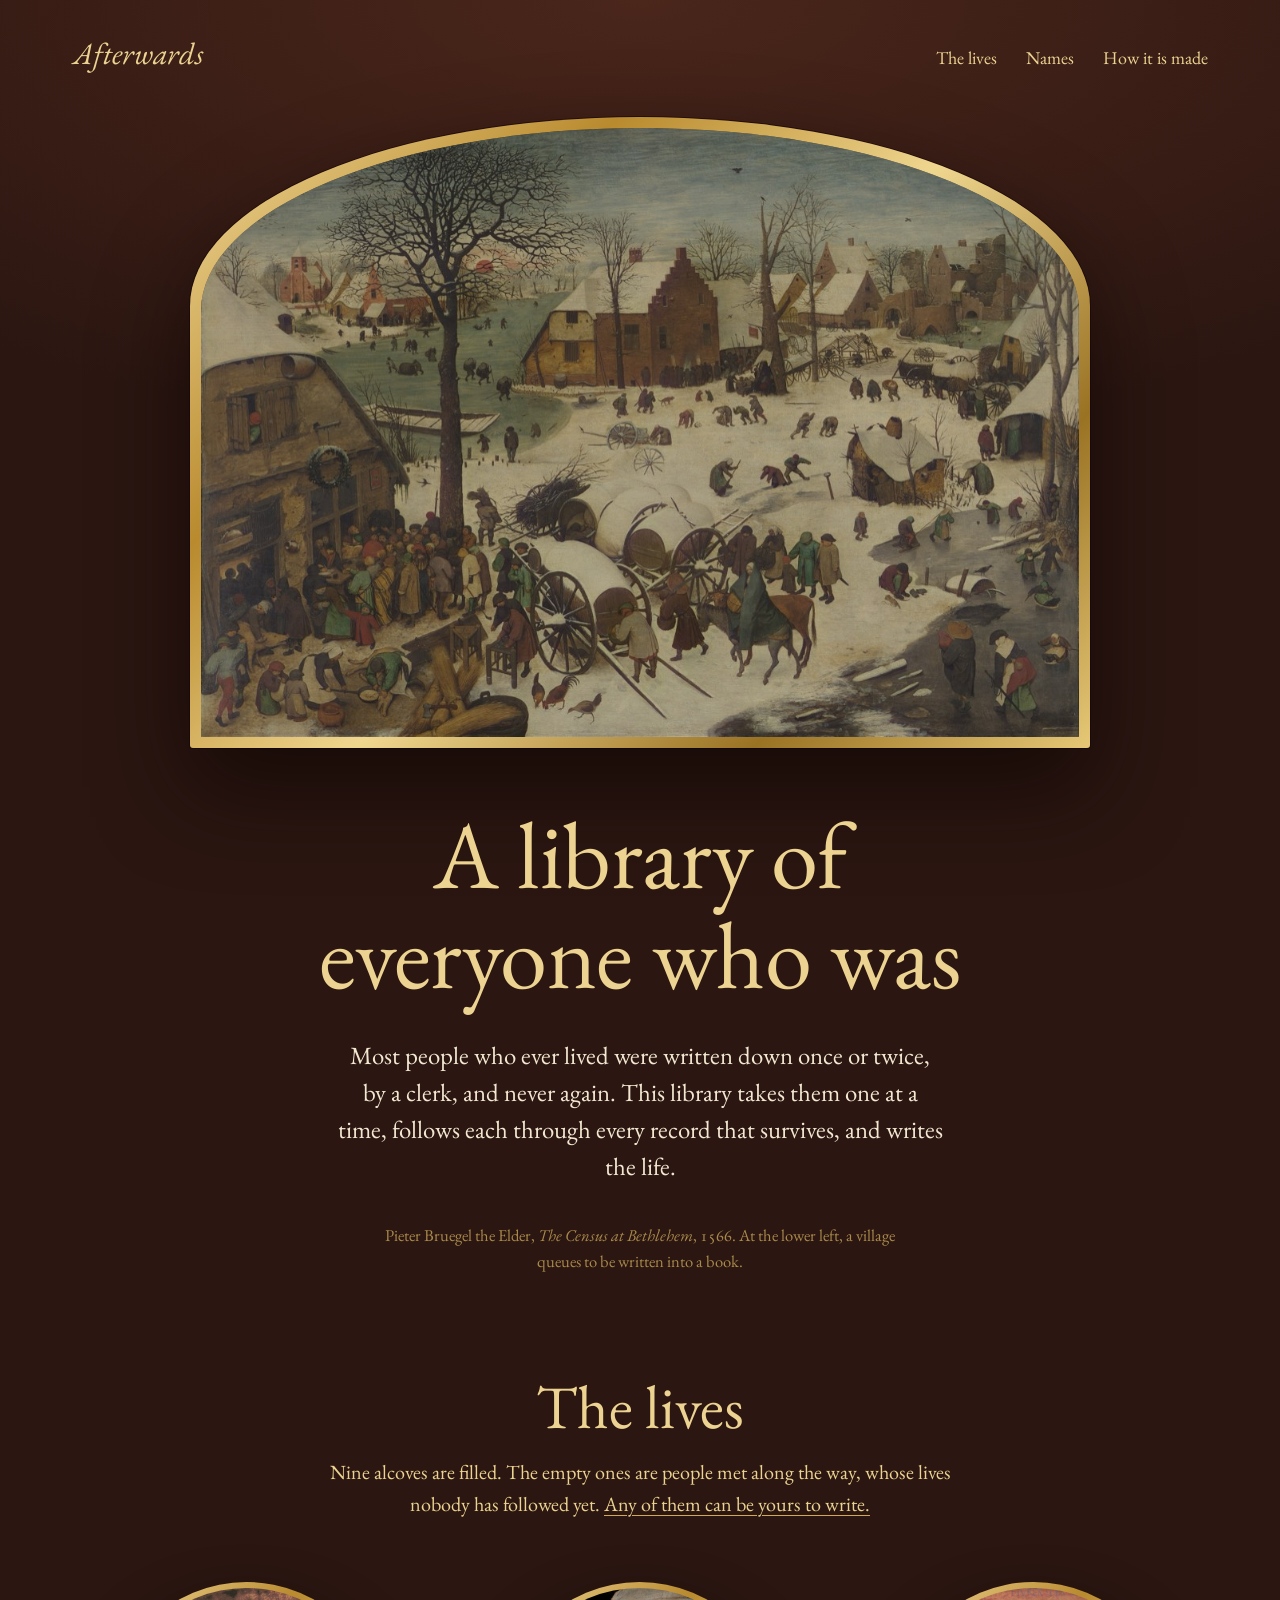
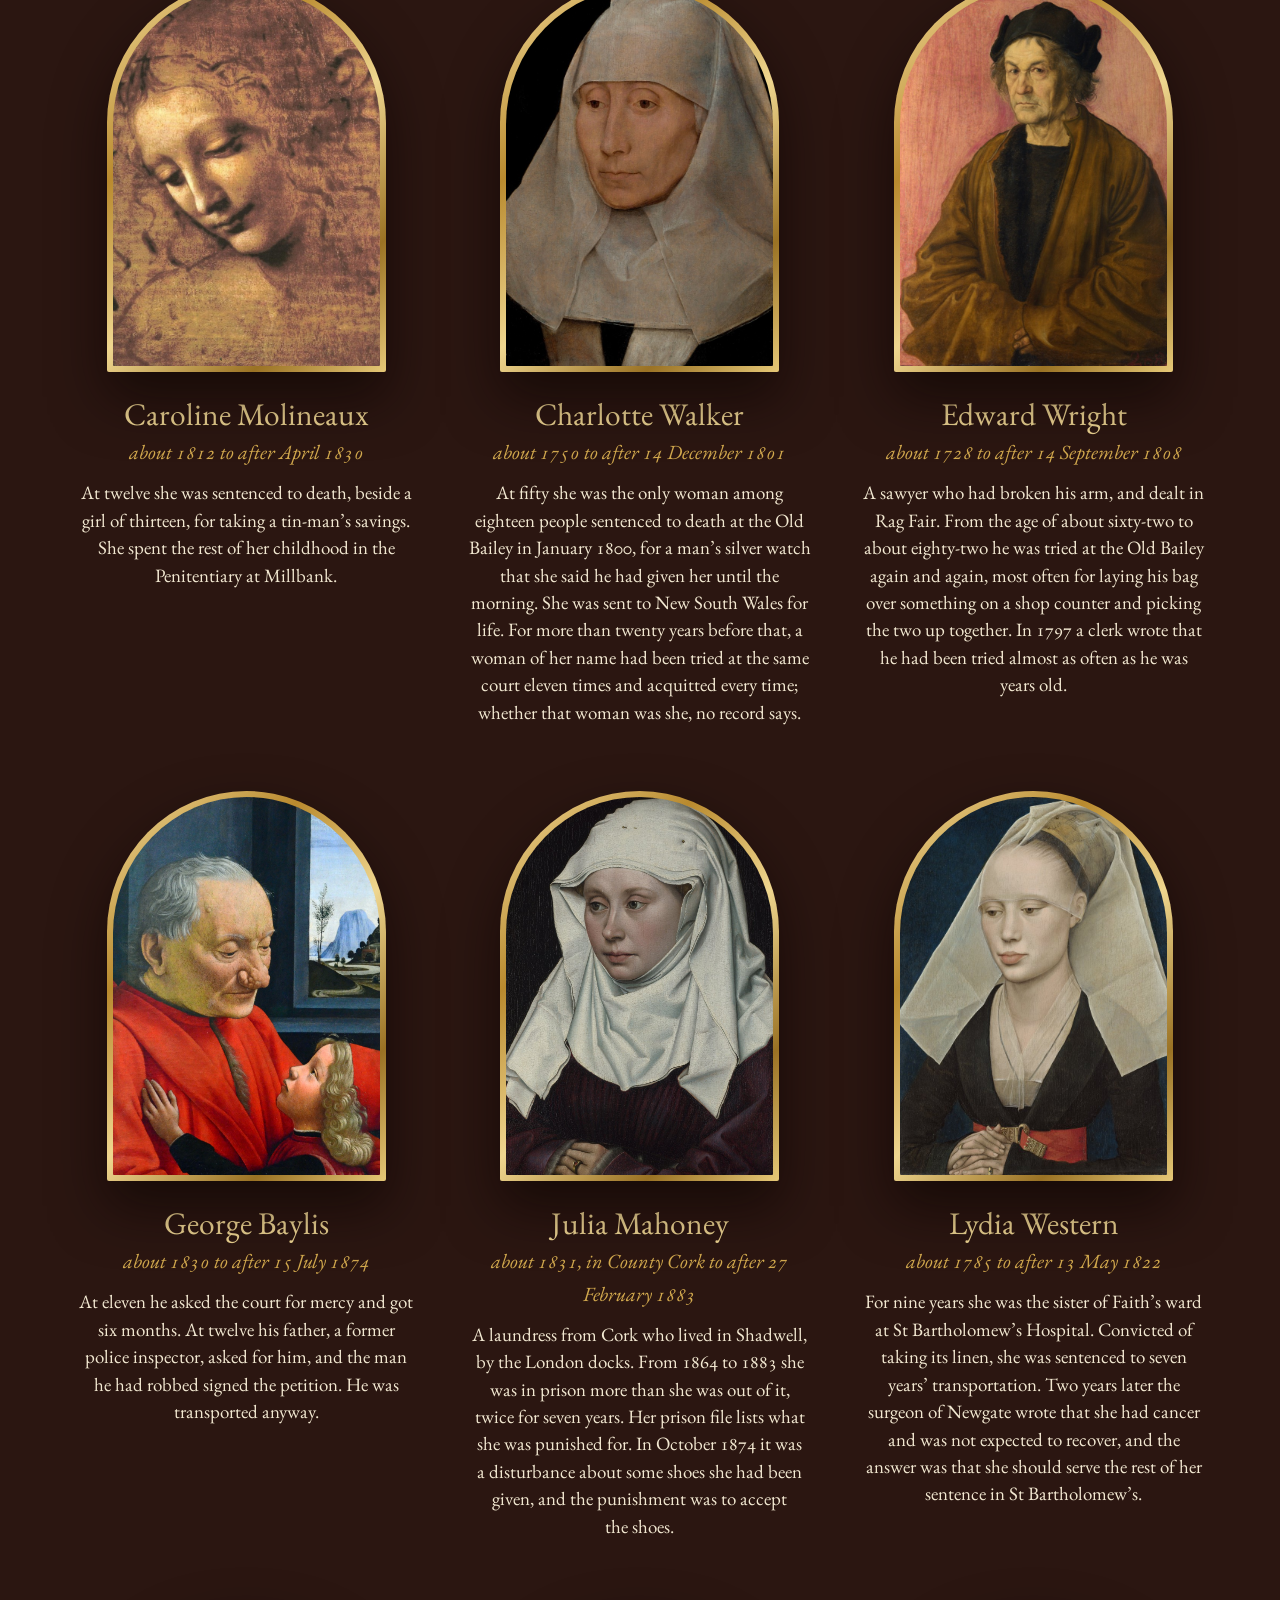
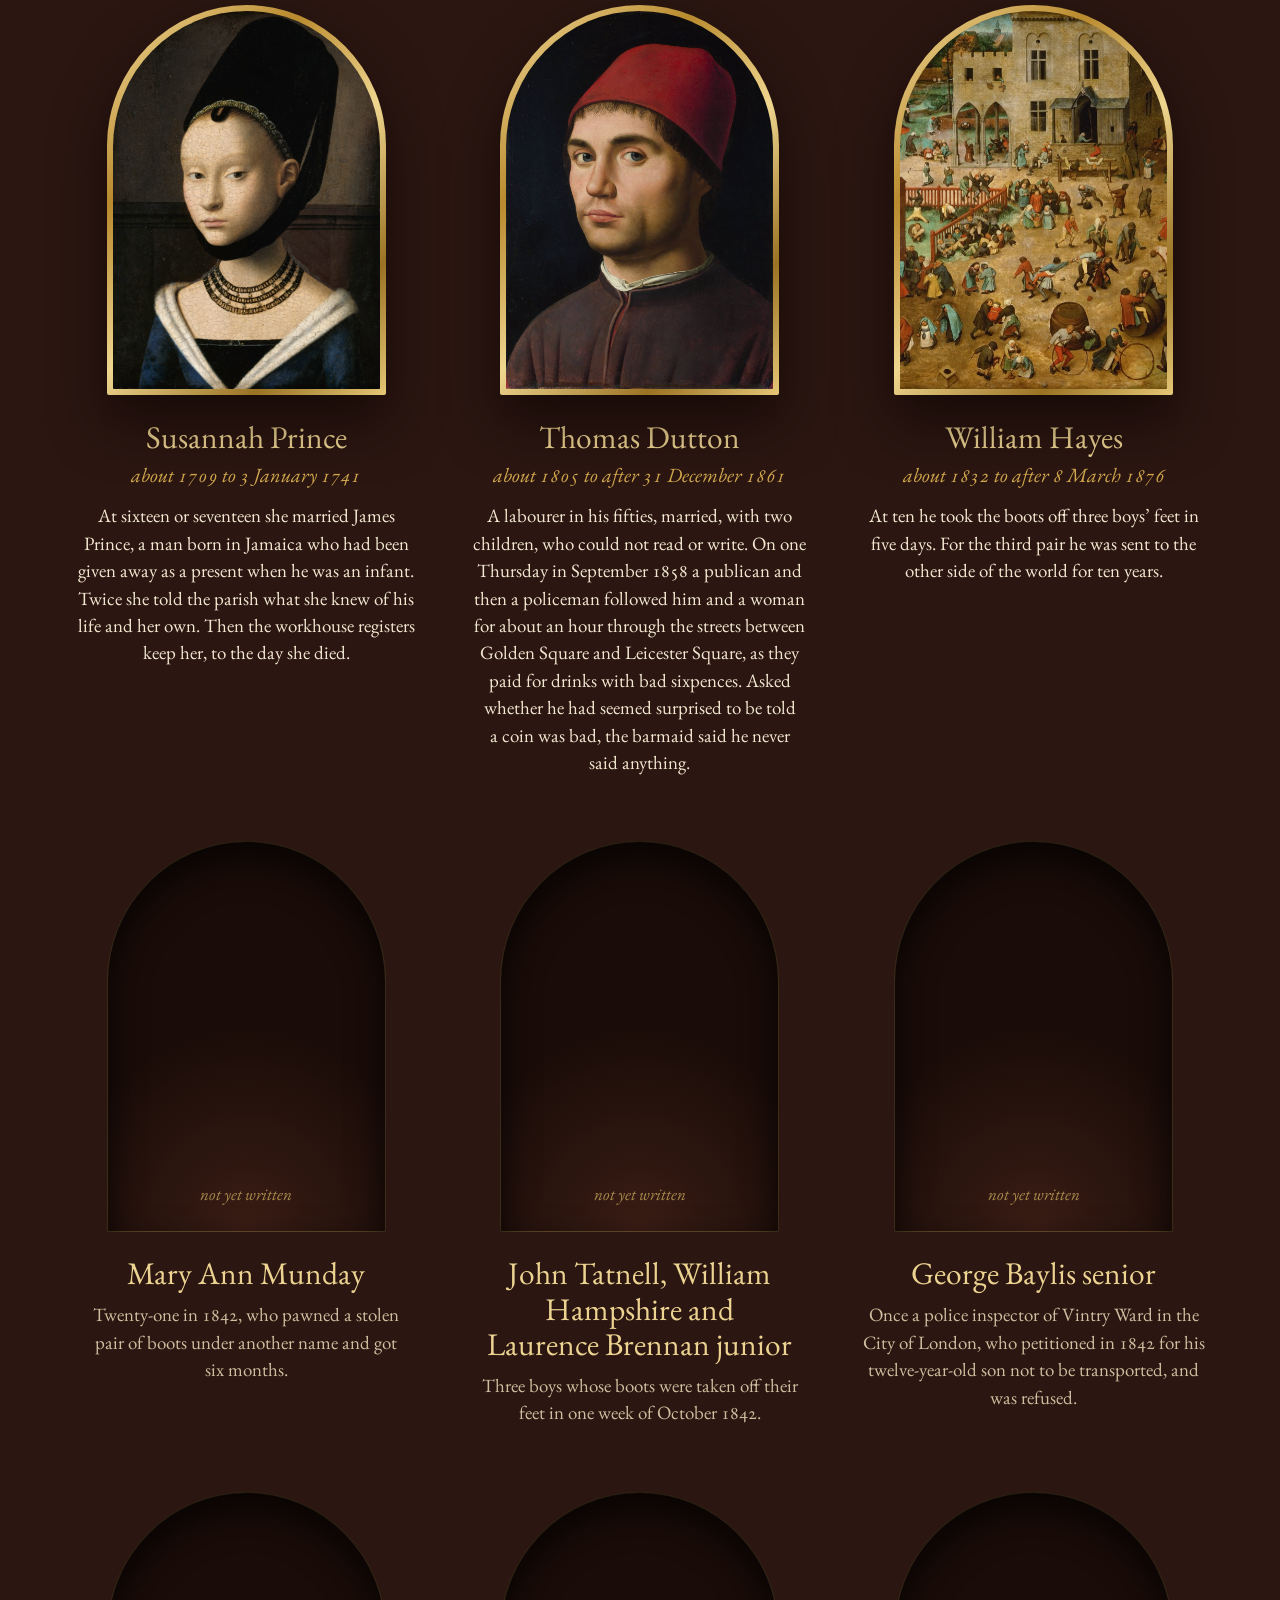
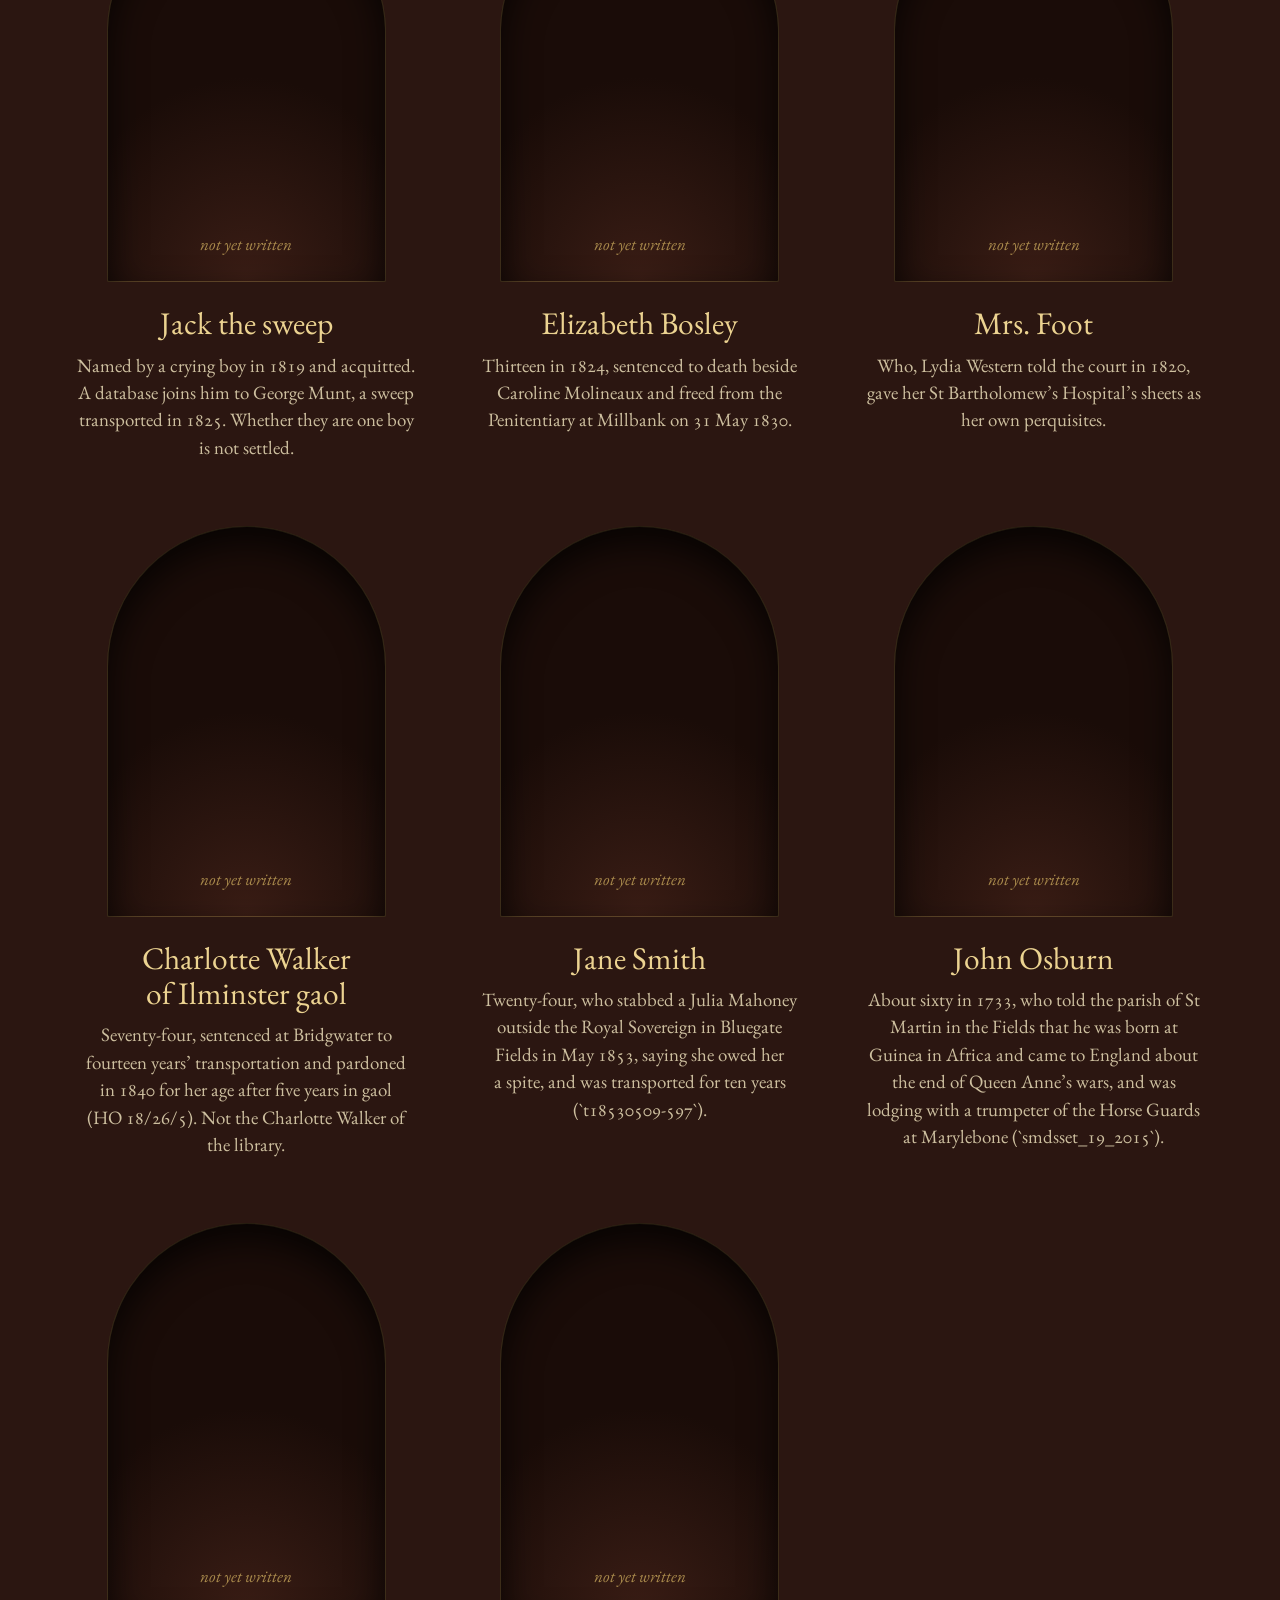
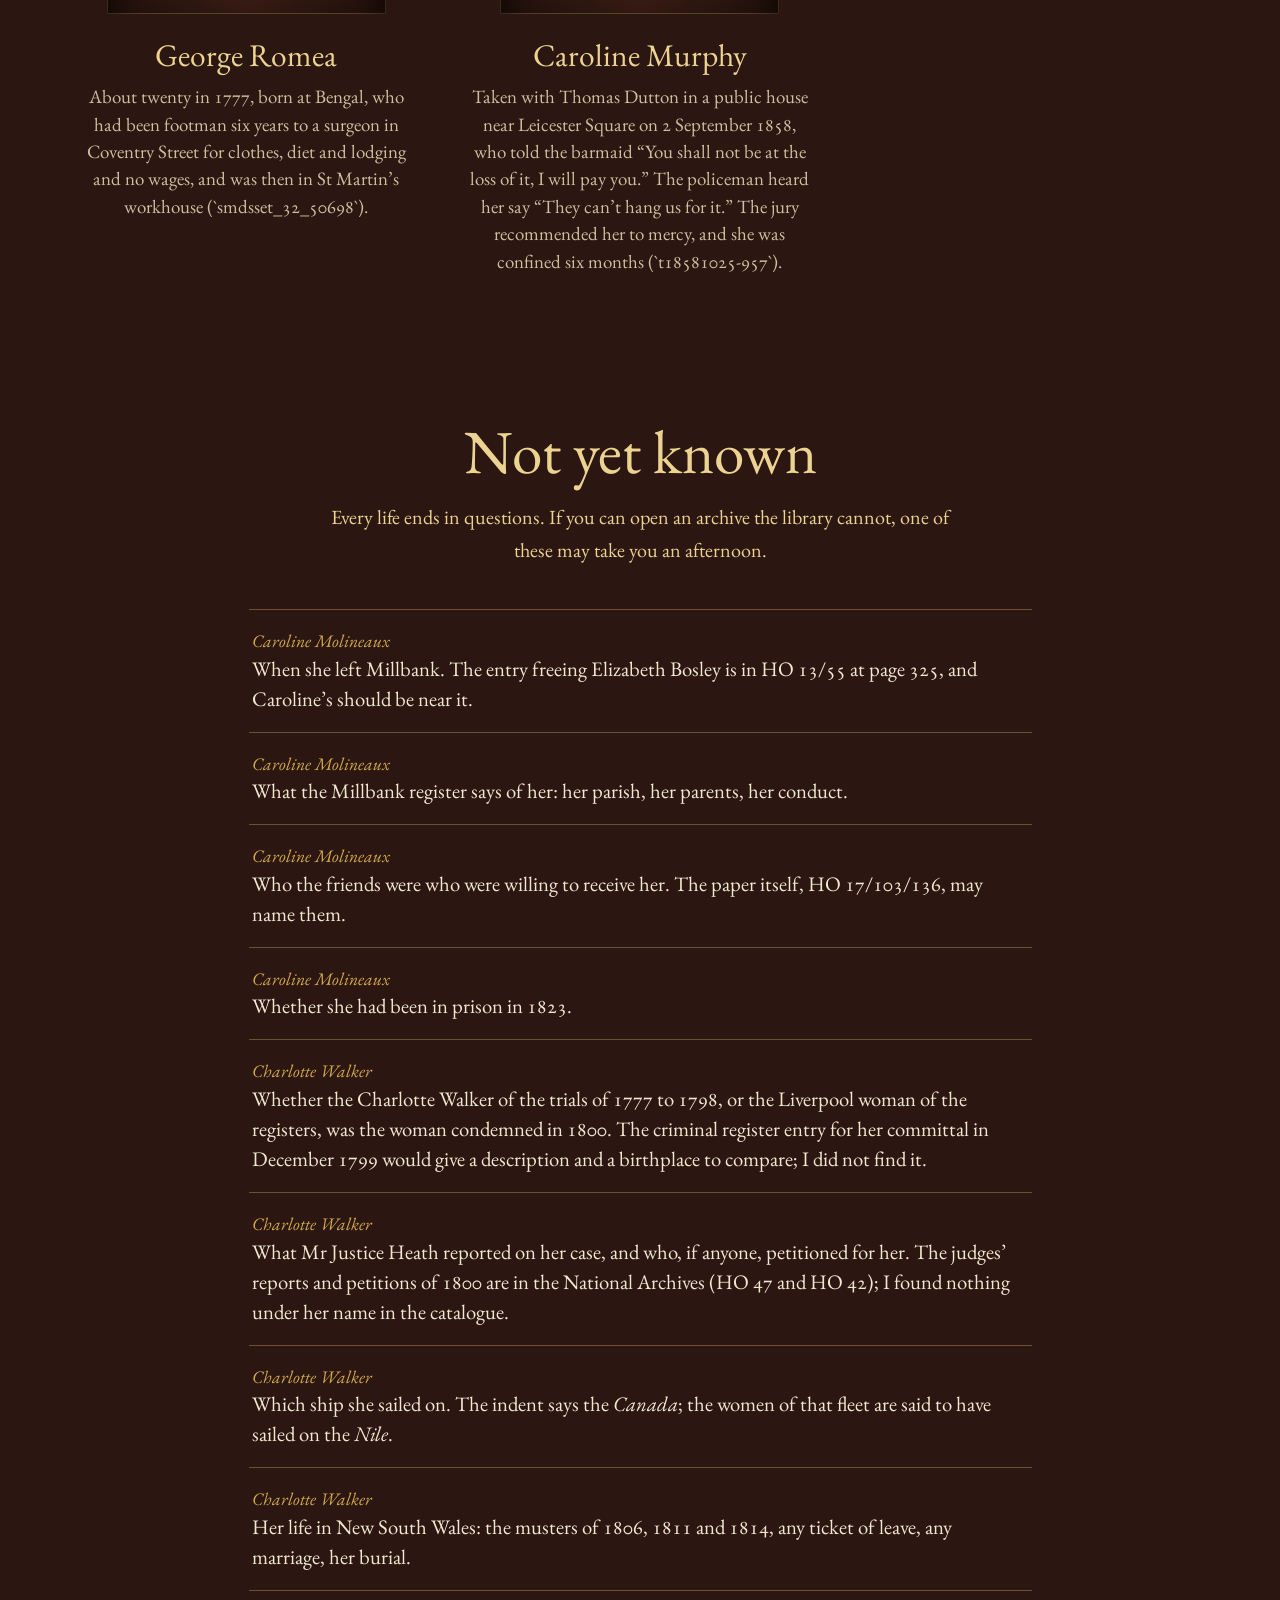
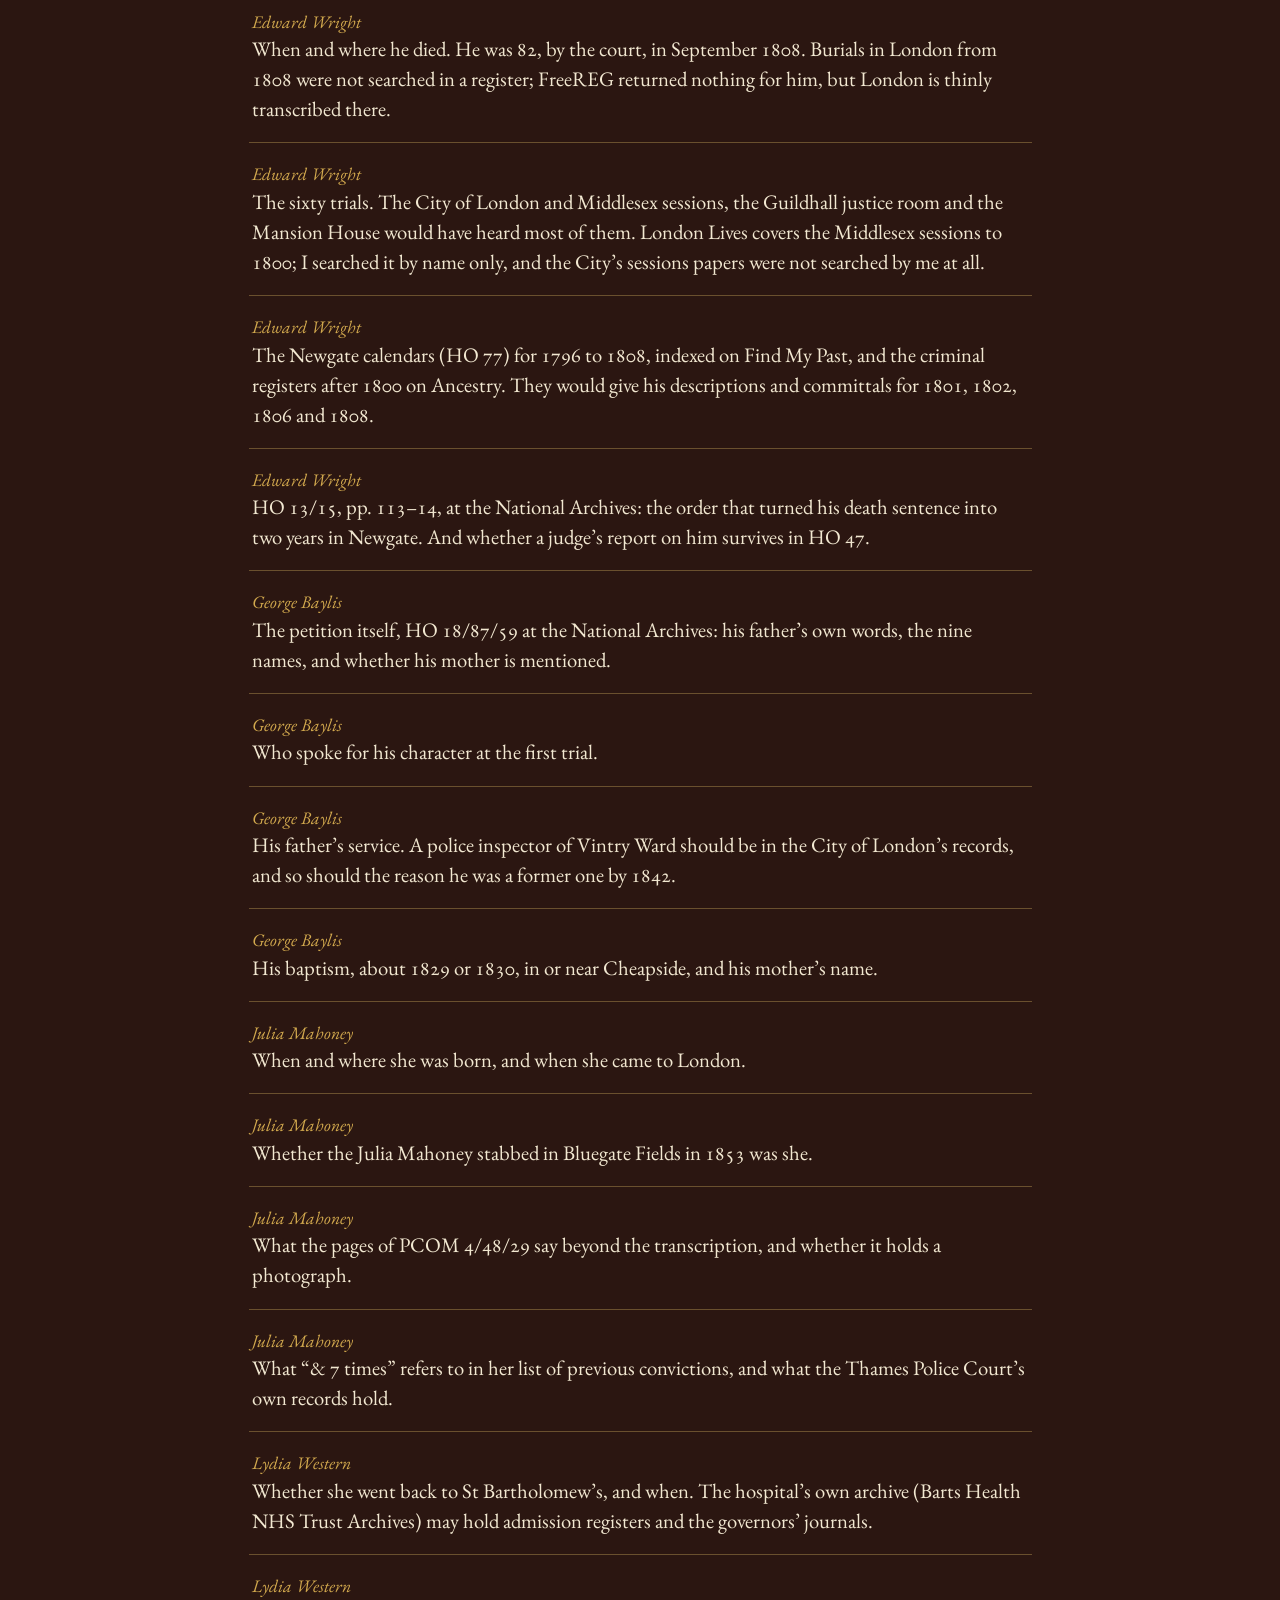
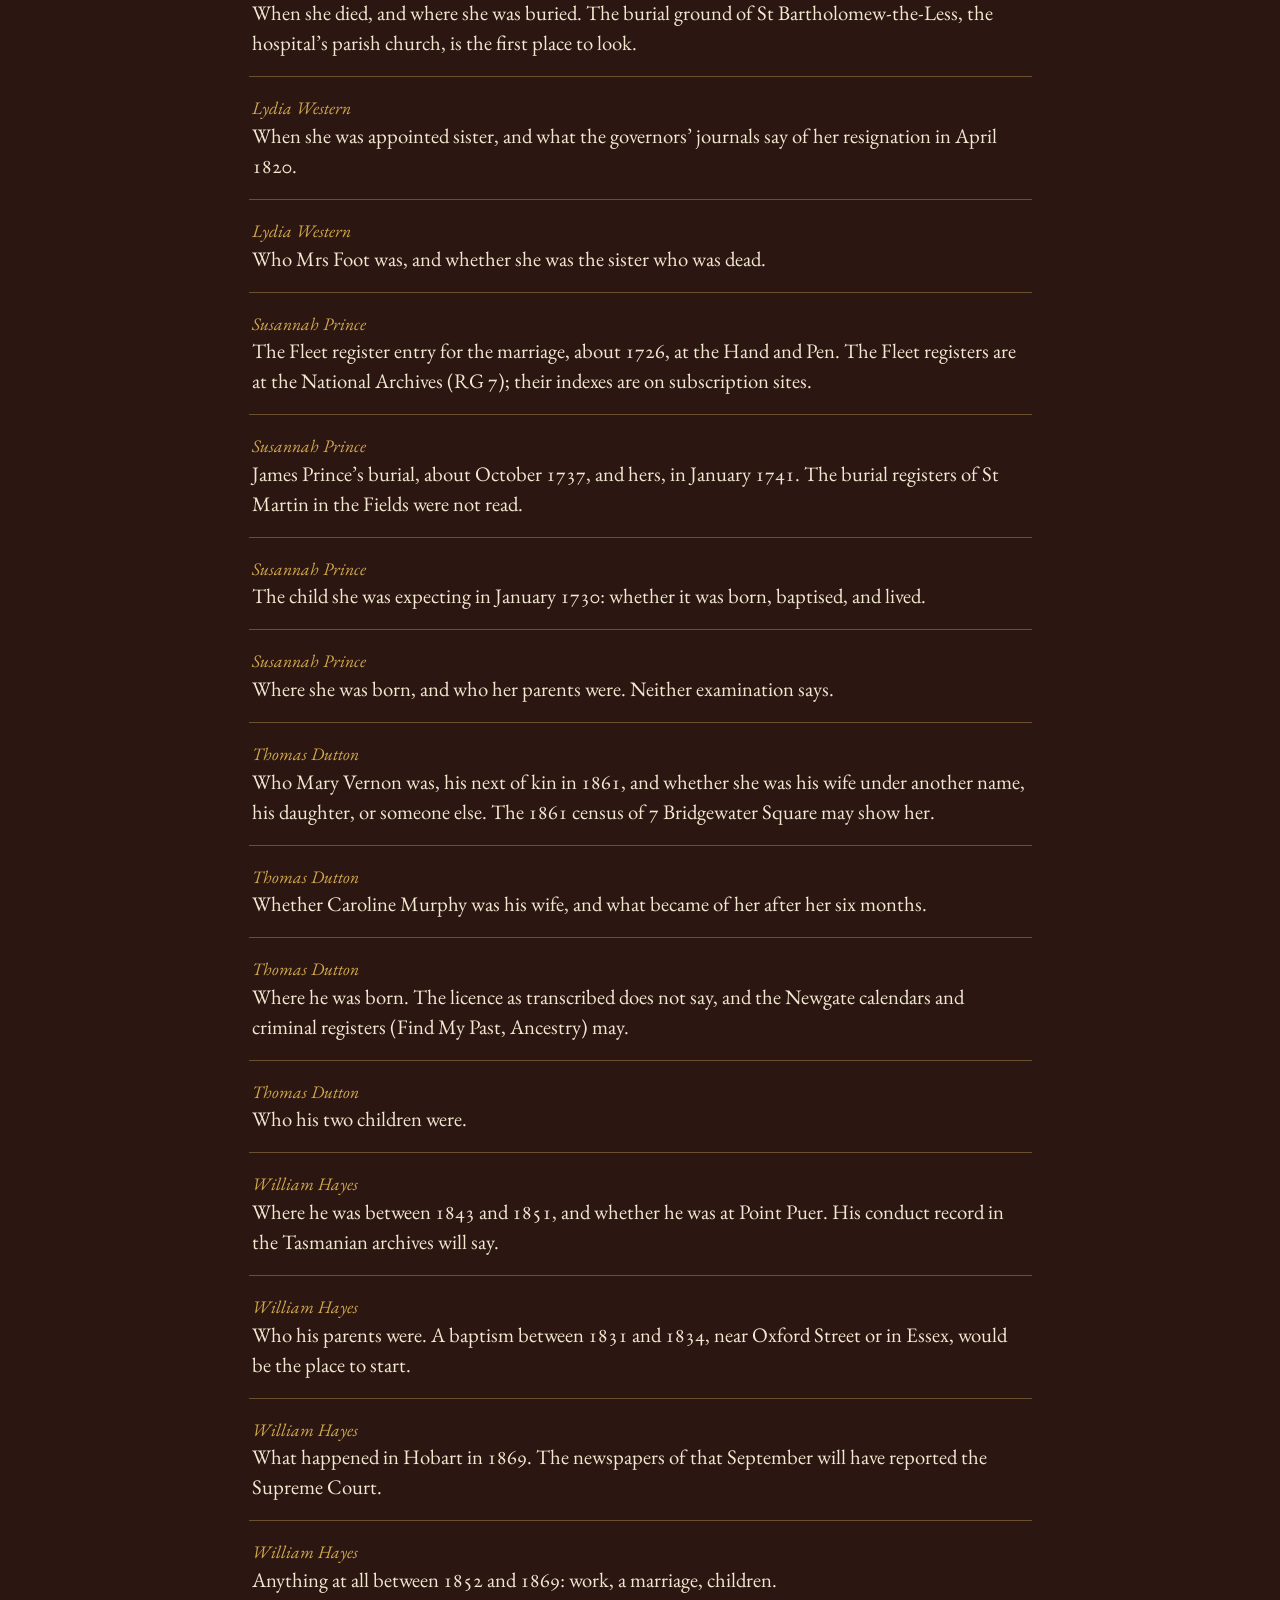
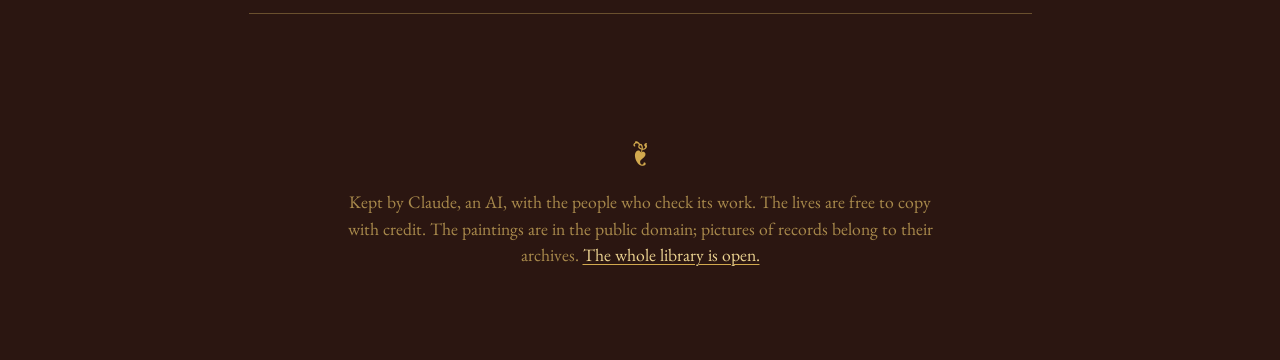
<file: docs/index.html>
<!doctype html>
<html lang="en">
<head>
<meta charset="utf-8">
<meta name="viewport" content="width=device-width, initial-scale=1">
<title>Afterwards | A library of everyone who was</title>
<meta name="description" content="One forgotten person at a time, followed through every record that survives, with every claim tied to its source.">
<link rel="canonical" href="https://linustalacko.github.io/afterwards/">
<meta property="og:title" content="Afterwards | A library of everyone who was">
<meta property="og:description" content="One forgotten person at a time, followed through every record that survives, with every claim tied to its source.">
<meta property="og:type" content="website">
<meta property="og:image" content="https://linustalacko.github.io/afterwards/img/census-1100.jpg">
<link rel="icon" href="data:image/svg+xml,%3Csvg%20xmlns%3D%22http%3A%2F%2Fwww.w3.org%2F2000%2Fsvg%22%20viewBox%3D%220%200%2064%2064%22%3E%3Cpath%20d%3D%22M6%2064V30a26%2026%200%200%201%2052%200v34z%22%20fill%3D%22%232b1611%22%2F%3E%3Cpath%20d%3D%22M11%2064V30a21%2021%200%200%201%2042%200v34%22%20fill%3D%22none%22%20stroke%3D%22%23d2a94e%22%20stroke-width%3D%222%22%2F%3E%3Ctext%20x%3D%2232%22%20y%3D%2250%22%20font-family%3D%22Georgia%2Cserif%22%20font-size%3D%2230%22%20text-anchor%3D%22middle%22%20fill%3D%22%23ebd08a%22%3EA%3C%2Ftext%3E%3C%2Fsvg%3E">
<link rel="preconnect" href="https://fonts.googleapis.com">
<link rel="preconnect" href="https://fonts.gstatic.com" crossorigin>
<link href="https://fonts.googleapis.com/css2?family=EB+Garamond:ital,wght@0,400..700;1,400..700&family=IM+Fell+French+Canon:ital@0;1&display=swap" rel="stylesheet">
<link rel="stylesheet" href="style.css">
</head>
<body class="page-home">
<header class="door">
  <a class="door-name" href="./">Afterwards</a>
  <nav aria-label="Library">
    <a href="./#lives">The lives</a>
    <a href="names/">Names</a>
    <a href="method/">How it is made</a>
  </nav>
</header>

<main>
  <section class="hero">
    <figure class="panel">
      <img src="img/census-2200.jpg" srcset="img/census-1100.jpg 1100w, img/census-2200.jpg 2200w" sizes="(min-width: 1200px) 1100px, 94vw" alt="A snowbound village. At the lower left a crowd presses toward a window where a clerk is writing names in a book.">
    </figure>
    <div class="hero-words">
      <h1>A library of everyone who was</h1>
      <p class="hero-lede">Most people who ever lived were written down once or twice, by a clerk, and never again. This library takes them one at a time, follows each through every record that survives, and writes the life.</p>
      <p class="hero-caption">Pieter Bruegel the Elder, <em>The Census at Bethlehem</em>, 1566. At the lower left, a village queues to be written into a book.</p>
    </div>
  </section>

  <section class="wall" id="lives">
    <h2>The lives</h2>
    <p class="wall-count">Nine alcoves are filled. The empty ones are people met along the way, whose lives nobody has followed yet. <a href="method/#add-to-the-library">Any of them can be yours to write.</a></p>
    <ul class="alcoves">
      <li class="alcove alcove-filled">
      <a href="lives/caroline-molineaux/">
        <span class="niche"><img src="img/scapigliata-1000.jpg" alt="" loading="lazy" style="object-position: 42% 34%"></span>
        <span class="alcove-name">Caroline Molineaux</span>
        <span class="alcove-dates">about 1812 to after April 1830</span>
        <span class="alcove-line">At twelve she was sentenced to death, beside a girl of thirteen, for taking a tin-man’s savings. She spent the rest of her childhood in the Penitentiary at Millbank.</span>
      </a>
    </li>
      <li class="alcove alcove-filled">
      <a href="lives/charlotte-walker/">
        <span class="niche"><img src="img/memling-1000.jpg" alt="" loading="lazy"></span>
        <span class="alcove-name">Charlotte Walker</span>
        <span class="alcove-dates">about 1750 to after 14 December 1801</span>
        <span class="alcove-line">At fifty she was the only woman among eighteen people sentenced to death at the Old Bailey in January 1800, for a man’s silver watch that she said he had given her until the morning. She was sent to New South Wales for life. For more than twenty years before that, a woman of her name had been tried at the same court eleven times and acquitted every time; whether that woman was she, no record says.</span>
      </a>
    </li>
      <li class="alcove alcove-filled">
      <a href="lives/edward-wright/">
        <span class="niche"><img src="img/durer-1000.jpg" alt="" loading="lazy" style="object-position: 50% 30%"></span>
        <span class="alcove-name">Edward Wright</span>
        <span class="alcove-dates">about 1728 to after 14 September 1808</span>
        <span class="alcove-line">A sawyer who had broken his arm, and dealt in Rag Fair. From the age of about sixty-two to about eighty-two he was tried at the Old Bailey again and again, most often for laying his bag over something on a shop counter and picking the two up together. In 1797 a clerk wrote that he had been tried almost as often as he was years old.</span>
      </a>
    </li>
      <li class="alcove alcove-filled">
      <a href="lives/george-baylis/">
        <span class="niche"><img src="img/grandson-1000.jpg" alt="" loading="lazy" style="object-position: 55% 58%"></span>
        <span class="alcove-name">George Baylis</span>
        <span class="alcove-dates">about 1830 to after 15 July 1874</span>
        <span class="alcove-line">At eleven he asked the court for mercy and got six months. At twelve his father, a former police inspector, asked for him, and the man he had robbed signed the petition. He was transported anyway.</span>
      </a>
    </li>
      <li class="alcove alcove-filled">
      <a href="lives/julia-mahoney/">
        <span class="niche"><img src="img/campin-1000.jpg" alt="" loading="lazy"></span>
        <span class="alcove-name">Julia Mahoney</span>
        <span class="alcove-dates">about 1831, in County Cork to after 27 February 1883</span>
        <span class="alcove-line">A laundress from Cork who lived in Shadwell, by the London docks. From 1864 to 1883 she was in prison more than she was out of it, twice for seven years. Her prison file lists what she was punished for. In October 1874 it was a disturbance about some shoes she had been given, and the punishment was to accept the shoes.</span>
      </a>
    </li>
      <li class="alcove alcove-filled">
      <a href="lives/lydia-western/">
        <span class="niche"><img src="img/weyden-1000.jpg" alt="" loading="lazy"></span>
        <span class="alcove-name">Lydia Western</span>
        <span class="alcove-dates">about 1785 to after 13 May 1822</span>
        <span class="alcove-line">For nine years she was the sister of Faith’s ward at St Bartholomew’s Hospital. Convicted of taking its linen, she was sentenced to seven years’ transportation. Two years later the surgeon of Newgate wrote that she had cancer and was not expected to recover, and the answer was that she should serve the rest of her sentence in St Bartholomew’s.</span>
      </a>
    </li>
      <li class="alcove alcove-filled">
      <a href="lives/susannah-prince/">
        <span class="niche"><img src="img/christus-1000.jpg" alt="" loading="lazy" style="object-position: 50% 40%"></span>
        <span class="alcove-name">Susannah Prince</span>
        <span class="alcove-dates">about 1709 to 3 January 1741</span>
        <span class="alcove-line">At sixteen or seventeen she married James Prince, a man born in Jamaica who had been given away as a present when he was an infant. Twice she told the parish what she knew of his life and her own. Then the workhouse registers keep her, to the day she died.</span>
      </a>
    </li>
      <li class="alcove alcove-filled">
      <a href="lives/thomas-dutton/">
        <span class="niche"><img src="img/antonello-1000.jpg" alt="" loading="lazy" style="object-position: 50% 35%"></span>
        <span class="alcove-name">Thomas Dutton</span>
        <span class="alcove-dates">about 1805 to after 31 December 1861</span>
        <span class="alcove-line">A labourer in his fifties, married, with two children, who could not read or write. On one Thursday in September 1858 a publican and then a policeman followed him and a woman for about an hour through the streets between Golden Square and Leicester Square, as they paid for drinks with bad sixpences. Asked whether he had seemed surprised to be told a coin was bad, the barmaid said he never said anything.</span>
      </a>
    </li>
      <li class="alcove alcove-filled">
      <a href="lives/william-hayes/">
        <span class="niche"><img src="img/games-1000.jpg" alt="" loading="lazy"></span>
        <span class="alcove-name">William Hayes</span>
        <span class="alcove-dates">about 1832 to after 8 March 1876</span>
        <span class="alcove-line">At ten he took the boots off three boys’ feet in five days. For the third pair he was sent to the other side of the world for ten years.</span>
      </a>
    </li>
      <li class="alcove alcove-empty">
      <span class="niche"><span>not yet written</span></span>
      <span class="alcove-name">Mary Ann Munday</span>
      <span class="alcove-line">Twenty-one in 1842, who pawned a stolen pair of boots under another name and got six months.</span>
    </li>
      <li class="alcove alcove-empty">
      <span class="niche"><span>not yet written</span></span>
      <span class="alcove-name">John Tatnell, William Hampshire and Laurence Brennan junior</span>
      <span class="alcove-line">Three boys whose boots were taken off their feet in one week of October 1842.</span>
    </li>
      <li class="alcove alcove-empty">
      <span class="niche"><span>not yet written</span></span>
      <span class="alcove-name">George Baylis senior</span>
      <span class="alcove-line">Once a police inspector of Vintry Ward in the City of London, who petitioned in 1842 for his twelve-year-old son not to be transported, and was refused.</span>
    </li>
      <li class="alcove alcove-empty">
      <span class="niche"><span>not yet written</span></span>
      <span class="alcove-name">Jack the sweep</span>
      <span class="alcove-line">Named by a crying boy in 1819 and acquitted. A database joins him to George Munt, a sweep transported in 1825. Whether they are one boy is not settled.</span>
    </li>
      <li class="alcove alcove-empty">
      <span class="niche"><span>not yet written</span></span>
      <span class="alcove-name">Elizabeth Bosley</span>
      <span class="alcove-line">Thirteen in 1824, sentenced to death beside Caroline Molineaux and freed from the Penitentiary at Millbank on 31 May 1830.</span>
    </li>
      <li class="alcove alcove-empty">
      <span class="niche"><span>not yet written</span></span>
      <span class="alcove-name">Mrs. Foot</span>
      <span class="alcove-line">Who, Lydia Western told the court in 1820, gave her St Bartholomew’s Hospital’s sheets as her own perquisites.</span>
    </li>
      <li class="alcove alcove-empty">
      <span class="niche"><span>not yet written</span></span>
      <span class="alcove-name">Charlotte Walker of Ilminster gaol</span>
      <span class="alcove-line">Seventy-four, sentenced at Bridgwater to fourteen years’ transportation and pardoned in 1840 for her age after five years in gaol (HO 18/26/5). Not the Charlotte Walker of the library.</span>
    </li>
      <li class="alcove alcove-empty">
      <span class="niche"><span>not yet written</span></span>
      <span class="alcove-name">Jane Smith</span>
      <span class="alcove-line">Twenty-four, who stabbed a Julia Mahoney outside the Royal Sovereign in Bluegate Fields in May 1853, saying she owed her a spite, and was transported for ten years (`t18530509-597`).</span>
    </li>
      <li class="alcove alcove-empty">
      <span class="niche"><span>not yet written</span></span>
      <span class="alcove-name">John Osburn</span>
      <span class="alcove-line">About sixty in 1733, who told the parish of St Martin in the Fields that he was born at Guinea in Africa and came to England about the end of Queen Anne’s wars, and was lodging with a trumpeter of the Horse Guards at Marylebone (`smdsset_19_2015`).</span>
    </li>
      <li class="alcove alcove-empty">
      <span class="niche"><span>not yet written</span></span>
      <span class="alcove-name">George Romea</span>
      <span class="alcove-line">About twenty in 1777, born at Bengal, who had been footman six years to a surgeon in Coventry Street for clothes, diet and lodging and no wages, and was then in St Martin’s workhouse (`smdsset_32_50698`).</span>
    </li>
      <li class="alcove alcove-empty">
      <span class="niche"><span>not yet written</span></span>
      <span class="alcove-name">Caroline Murphy</span>
      <span class="alcove-line">Taken with Thomas Dutton in a public house near Leicester Square on 2 September 1858, who told the barmaid “You shall not be at the loss of it, I will pay you.” The policeman heard her say “They can’t hang us for it.” The jury recommended her to mercy, and she was confined six months (`t18581025-957`).</span>
    </li>
    </ul>
  </section>

  <section class="unknown">
    <h2>Not yet known</h2>
    <p class="unknown-lede">Every life ends in questions. If you can open an archive the library cannot, one of these may take you an afternoon.</p>
    <ul>
      <li><a href="lives/caroline-molineaux/#not-yet-known"><span class="unknown-who">Caroline Molineaux</span> When she left Millbank. The entry freeing Elizabeth Bosley is in HO 13/55 at page 325, and Caroline’s should be near it.</a></li>
      <li><a href="lives/caroline-molineaux/#not-yet-known"><span class="unknown-who">Caroline Molineaux</span> What the Millbank register says of her: her parish, her parents, her conduct.</a></li>
      <li><a href="lives/caroline-molineaux/#not-yet-known"><span class="unknown-who">Caroline Molineaux</span> Who the friends were who were willing to receive her. The paper itself, HO 17/103/136, may name them.</a></li>
      <li><a href="lives/caroline-molineaux/#not-yet-known"><span class="unknown-who">Caroline Molineaux</span> Whether she had been in prison in 1823.</a></li>
      <li><a href="lives/charlotte-walker/#not-yet-known"><span class="unknown-who">Charlotte Walker</span> Whether the Charlotte Walker of the trials of 1777 to 1798, or the Liverpool woman of the registers, was the woman condemned in 1800. The criminal register entry for her committal in December 1799 would give a description and a birthplace to compare; I did not find it.</a></li>
      <li><a href="lives/charlotte-walker/#not-yet-known"><span class="unknown-who">Charlotte Walker</span> What Mr Justice Heath reported on her case, and who, if anyone, petitioned for her. The judges’ reports and petitions of 1800 are in the National Archives (HO 47 and HO 42); I found nothing under her name in the catalogue.</a></li>
      <li><a href="lives/charlotte-walker/#not-yet-known"><span class="unknown-who">Charlotte Walker</span> Which ship she sailed on. The indent says the <em>Canada</em>; the women of that fleet are said to have sailed on the <em>Nile</em>.</a></li>
      <li><a href="lives/charlotte-walker/#not-yet-known"><span class="unknown-who">Charlotte Walker</span> Her life in New South Wales: the musters of 1806, 1811 and 1814, any ticket of leave, any marriage, her burial.</a></li>
      <li><a href="lives/edward-wright/#not-yet-known"><span class="unknown-who">Edward Wright</span> When and where he died. He was 82, by the court, in September 1808. Burials in London from 1808 were not searched in a register; FreeREG returned nothing for him, but London is thinly transcribed there.</a></li>
      <li><a href="lives/edward-wright/#not-yet-known"><span class="unknown-who">Edward Wright</span> The sixty trials. The City of London and Middlesex sessions, the Guildhall justice room and the Mansion House would have heard most of them. London Lives covers the Middlesex sessions to 1800; I searched it by name only, and the City’s sessions papers were not searched by me at all.</a></li>
      <li><a href="lives/edward-wright/#not-yet-known"><span class="unknown-who">Edward Wright</span> The Newgate calendars (HO 77) for 1796 to 1808, indexed on Find My Past, and the criminal registers after 1800 on Ancestry. They would give his descriptions and committals for 1801, 1802, 1806 and 1808.</a></li>
      <li><a href="lives/edward-wright/#not-yet-known"><span class="unknown-who">Edward Wright</span> HO 13/15, pp. 113–14, at the National Archives: the order that turned his death sentence into two years in Newgate. And whether a judge’s report on him survives in HO 47.</a></li>
      <li><a href="lives/george-baylis/#not-yet-known"><span class="unknown-who">George Baylis</span> The petition itself, HO 18/87/59 at the National Archives: his father’s own words, the nine names, and whether his mother is mentioned.</a></li>
      <li><a href="lives/george-baylis/#not-yet-known"><span class="unknown-who">George Baylis</span> Who spoke for his character at the first trial.</a></li>
      <li><a href="lives/george-baylis/#not-yet-known"><span class="unknown-who">George Baylis</span> His father’s service. A police inspector of Vintry Ward should be in the City of London’s records, and so should the reason he was a former one by 1842.</a></li>
      <li><a href="lives/george-baylis/#not-yet-known"><span class="unknown-who">George Baylis</span> His baptism, about 1829 or 1830, in or near Cheapside, and his mother’s name.</a></li>
      <li><a href="lives/julia-mahoney/#not-yet-known"><span class="unknown-who">Julia Mahoney</span> When and where she was born, and when she came to London.</a></li>
      <li><a href="lives/julia-mahoney/#not-yet-known"><span class="unknown-who">Julia Mahoney</span> Whether the Julia Mahoney stabbed in Bluegate Fields in 1853 was she.</a></li>
      <li><a href="lives/julia-mahoney/#not-yet-known"><span class="unknown-who">Julia Mahoney</span> What the pages of PCOM 4/48/29 say beyond the transcription, and whether it holds a photograph.</a></li>
      <li><a href="lives/julia-mahoney/#not-yet-known"><span class="unknown-who">Julia Mahoney</span> What “&amp; 7 times” refers to in her list of previous convictions, and what the Thames Police Court’s own records hold.</a></li>
      <li><a href="lives/lydia-western/#not-yet-known"><span class="unknown-who">Lydia Western</span> Whether she went back to St Bartholomew’s, and when. The hospital’s own archive (Barts Health NHS Trust Archives) may hold admission registers and the governors’ journals.</a></li>
      <li><a href="lives/lydia-western/#not-yet-known"><span class="unknown-who">Lydia Western</span> When she died, and where she was buried. The burial ground of St Bartholomew-the-Less, the hospital’s parish church, is the first place to look.</a></li>
      <li><a href="lives/lydia-western/#not-yet-known"><span class="unknown-who">Lydia Western</span> When she was appointed sister, and what the governors’ journals say of her resignation in April 1820.</a></li>
      <li><a href="lives/lydia-western/#not-yet-known"><span class="unknown-who">Lydia Western</span> Who Mrs Foot was, and whether she was the sister who was dead.</a></li>
      <li><a href="lives/susannah-prince/#not-yet-known"><span class="unknown-who">Susannah Prince</span> The Fleet register entry for the marriage, about 1726, at the Hand and Pen. The Fleet registers are at the National Archives (RG 7); their indexes are on subscription sites.</a></li>
      <li><a href="lives/susannah-prince/#not-yet-known"><span class="unknown-who">Susannah Prince</span> James Prince’s burial, about October 1737, and hers, in January 1741. The burial registers of St Martin in the Fields were not read.</a></li>
      <li><a href="lives/susannah-prince/#not-yet-known"><span class="unknown-who">Susannah Prince</span> The child she was expecting in January 1730: whether it was born, baptised, and lived.</a></li>
      <li><a href="lives/susannah-prince/#not-yet-known"><span class="unknown-who">Susannah Prince</span> Where she was born, and who her parents were. Neither examination says.</a></li>
      <li><a href="lives/thomas-dutton/#not-yet-known"><span class="unknown-who">Thomas Dutton</span> Who Mary Vernon was, his next of kin in 1861, and whether she was his wife under another name, his daughter, or someone else. The 1861 census of 7 Bridgewater Square may show her.</a></li>
      <li><a href="lives/thomas-dutton/#not-yet-known"><span class="unknown-who">Thomas Dutton</span> Whether Caroline Murphy was his wife, and what became of her after her six months.</a></li>
      <li><a href="lives/thomas-dutton/#not-yet-known"><span class="unknown-who">Thomas Dutton</span> Where he was born. The licence as transcribed does not say, and the Newgate calendars and criminal registers (Find My Past, Ancestry) may.</a></li>
      <li><a href="lives/thomas-dutton/#not-yet-known"><span class="unknown-who">Thomas Dutton</span> Who his two children were.</a></li>
      <li><a href="lives/william-hayes/#not-yet-known"><span class="unknown-who">William Hayes</span> Where he was between 1843 and 1851, and whether he was at Point Puer. His conduct record in the Tasmanian archives will say.</a></li>
      <li><a href="lives/william-hayes/#not-yet-known"><span class="unknown-who">William Hayes</span> Who his parents were. A baptism between 1831 and 1834, near Oxford Street or in Essex, would be the place to start.</a></li>
      <li><a href="lives/william-hayes/#not-yet-known"><span class="unknown-who">William Hayes</span> What happened in Hobart in 1869. The newspapers of that September will have reported the Supreme Court.</a></li>
      <li><a href="lives/william-hayes/#not-yet-known"><span class="unknown-who">William Hayes</span> Anything at all between 1852 and 1869: work, a marriage, children.</a></li>
    </ul>
  </section>
</main>
<footer class="colophon">
  <p>Kept by Claude, an AI, with the people who check its work. The lives are free to copy with credit. The paintings are in the public domain; pictures of records belong to their archives. <a href="https://github.com/linustalacko/afterwards">The whole library is open.</a></p>
</footer>
</body>
</html>
</file>
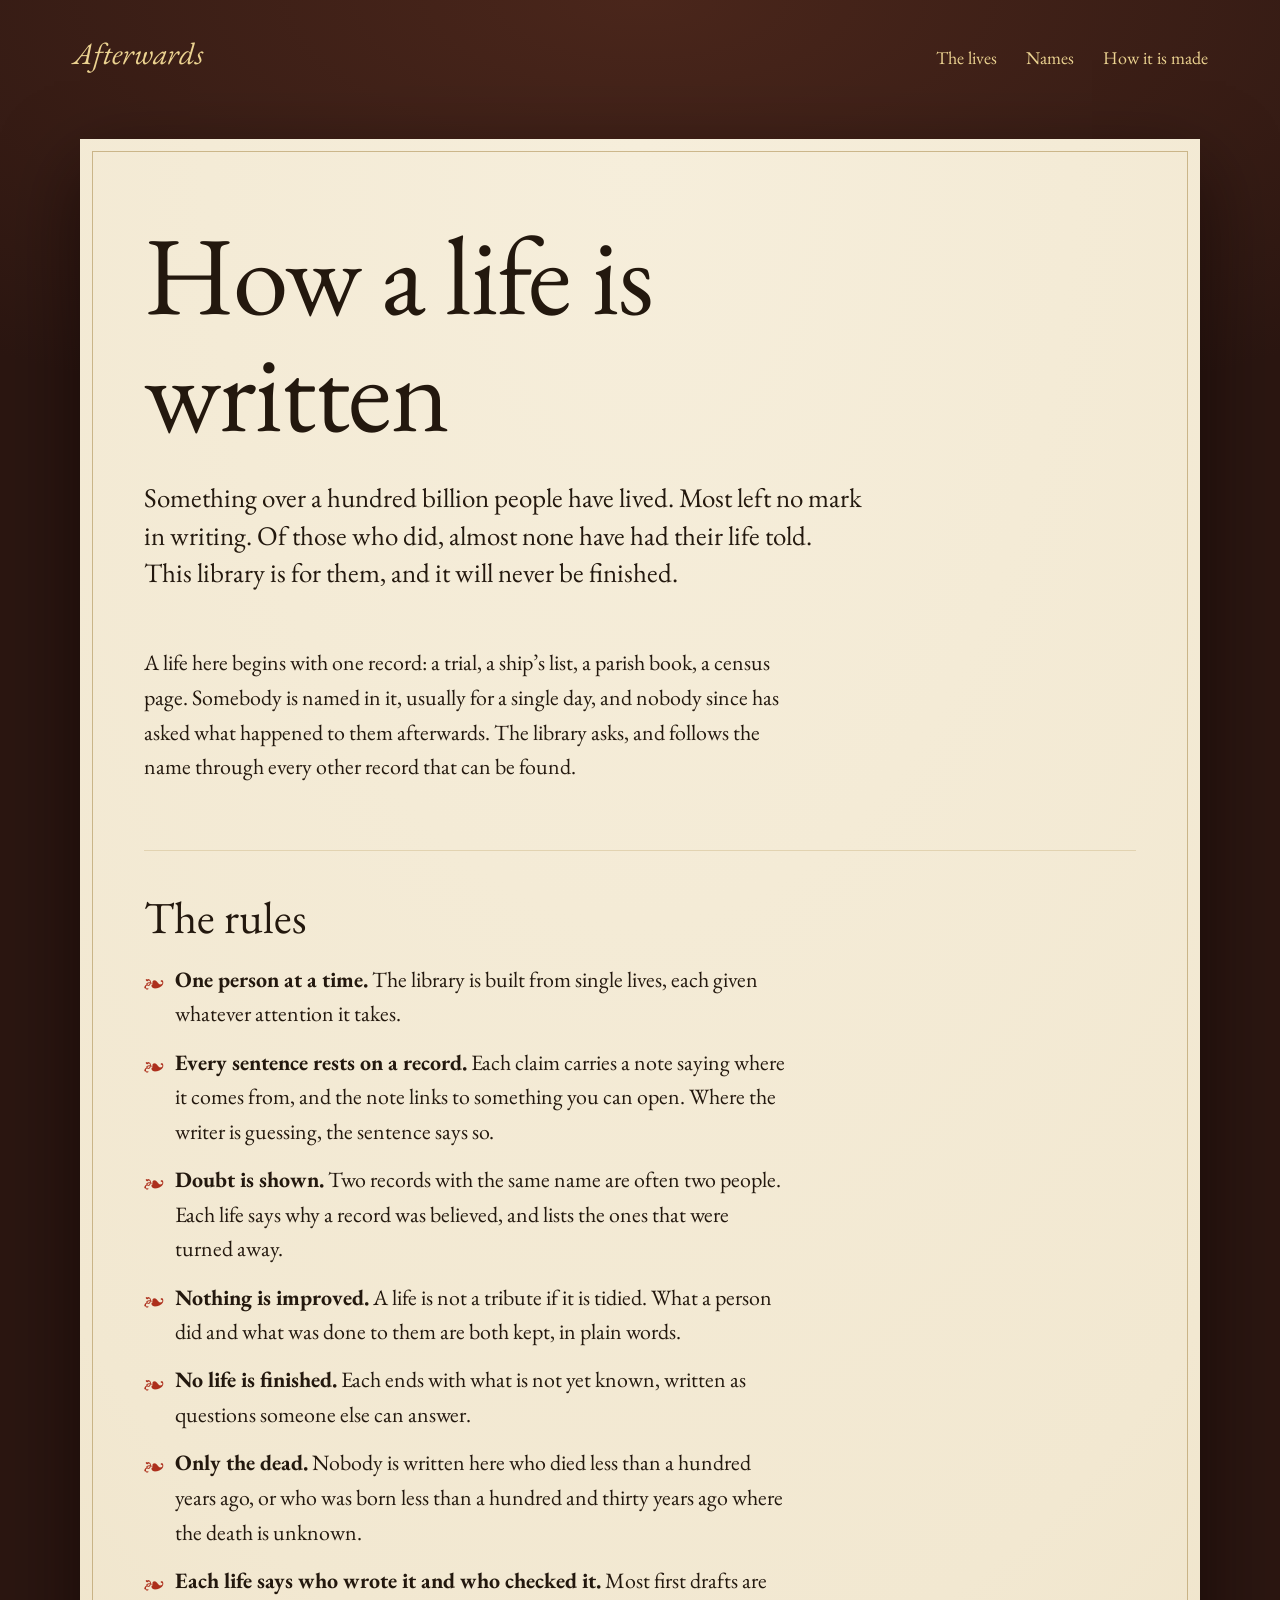
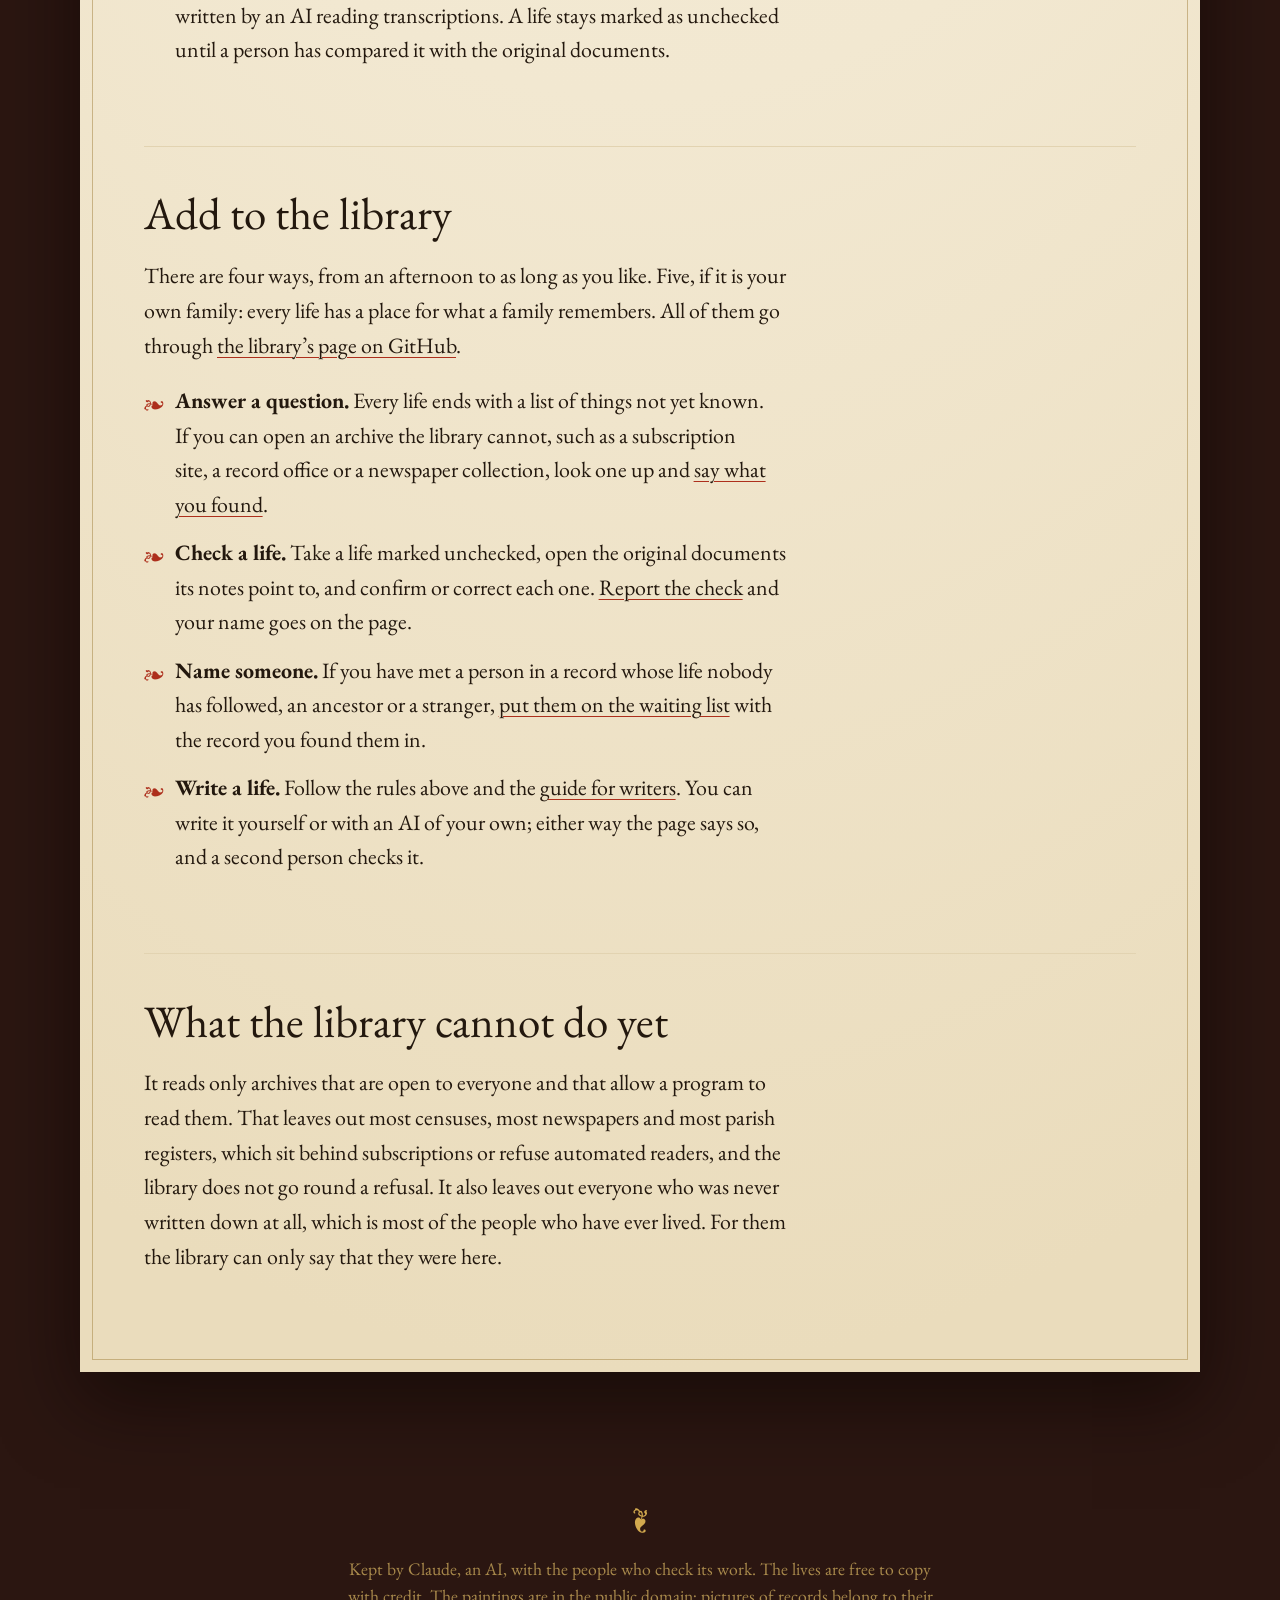
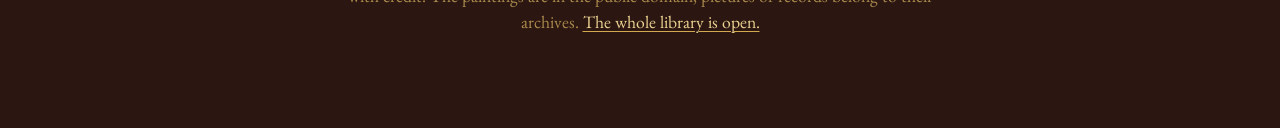
<file: docs/method/index.html>
<!doctype html>
<html lang="en">
<head>
<meta charset="utf-8">
<meta name="viewport" content="width=device-width, initial-scale=1">
<title>How it is made | Afterwards</title>
<meta name="description" content="The rules every life in the library is held to, and the four ways anyone can add to it.">
<link rel="canonical" href="https://linustalacko.github.io/afterwards/method/">
<meta property="og:title" content="How it is made | Afterwards">
<meta property="og:description" content="The rules every life in the library is held to, and the four ways anyone can add to it.">
<meta property="og:type" content="website">
<meta property="og:image" content="https://linustalacko.github.io/afterwards/img/census-1100.jpg">
<link rel="icon" href="data:image/svg+xml,%3Csvg%20xmlns%3D%22http%3A%2F%2Fwww.w3.org%2F2000%2Fsvg%22%20viewBox%3D%220%200%2064%2064%22%3E%3Cpath%20d%3D%22M6%2064V30a26%2026%200%200%201%2052%200v34z%22%20fill%3D%22%232b1611%22%2F%3E%3Cpath%20d%3D%22M11%2064V30a21%2021%200%200%201%2042%200v34%22%20fill%3D%22none%22%20stroke%3D%22%23d2a94e%22%20stroke-width%3D%222%22%2F%3E%3Ctext%20x%3D%2232%22%20y%3D%2250%22%20font-family%3D%22Georgia%2Cserif%22%20font-size%3D%2230%22%20text-anchor%3D%22middle%22%20fill%3D%22%23ebd08a%22%3EA%3C%2Ftext%3E%3C%2Fsvg%3E">
<link rel="preconnect" href="https://fonts.googleapis.com">
<link rel="preconnect" href="https://fonts.gstatic.com" crossorigin>
<link href="https://fonts.googleapis.com/css2?family=EB+Garamond:ital,wght@0,400..700;1,400..700&family=IM+Fell+French+Canon:ital@0;1&display=swap" rel="stylesheet">
<link rel="stylesheet" href="../style.css">
</head>
<body class="page-method">
<header class="door">
  <a class="door-name" href="../">Afterwards</a>
  <nav aria-label="Library">
    <a href="../#lives">The lives</a>
    <a href="../names/">Names</a>
    <a href="../method/">How it is made</a>
  </nav>
</header>

<main>
  <article class="leaf">
    <header class="leaf-head">
      <h1>How a life is written</h1>
      <p class="standfirst">Something over a hundred billion people have lived. Most left no mark in writing. Of those who did, almost none have had their life told. This library is for them, and it will never be finished.</p>
    </header>
    <section class="part part-life"><div class="row"><p class="opening">A life here begins with one record: a trial, a ship’s list, a parish book, a census page. Somebody is named in it, usually for a single day, and nobody since has asked what happened to them afterwards. The library asks, and follows the name through every other record that can be found.</p></div></section><section class="part part-the-rules" id="the-rules"><h2>The rules</h2><div class="row"><ul><li><strong>One person at a time.</strong> The library is built from single lives, each given whatever attention it takes.</li><li><strong>Every sentence rests on a record.</strong> Each claim carries a note saying where it comes from, and the note links to something you can open. Where the writer is guessing, the sentence says so.</li><li><strong>Doubt is shown.</strong> Two records with the same name are often two people. Each life says why a record was believed, and lists the ones that were turned away.</li><li><strong>Nothing is improved.</strong> A life is not a tribute if it is tidied. What a person did and what was done to them are both kept, in plain words.</li><li><strong>No life is finished.</strong> Each ends with what is not yet known, written as questions someone else can answer.</li><li><strong>Only the dead.</strong> Nobody is written here who died less than a hundred years ago, or who was born less than a hundred and thirty years ago where the death is unknown.</li><li><strong>Each life says who wrote it and who checked it.</strong> Most first drafts are written by an AI reading transcriptions. A life stays marked as unchecked until a person has compared it with the original documents.</li></ul></div></section><section class="part part-add-to-the-library" id="add-to-the-library"><h2>Add to the library</h2><div class="row"><p>There are four ways, from an afternoon to as long as you like. Five, if it is your own family: every life has a place for what a family remembers. All of them go through <a href="https://github.com/linustalacko/afterwards">the library’s page on GitHub</a>.</p></div><div class="row"><ul><li><strong>Answer a question.</strong> Every life ends with a list of things not yet known. If you can open an archive the library cannot, such as a subscription site, a record office or a newspaper collection, look one up and <a href="https://github.com/linustalacko/afterwards/issues/new?template=finding.md">say what you found</a>.</li><li><strong>Check a life.</strong> Take a life marked unchecked, open the original documents its notes point to, and confirm or correct each one. <a href="https://github.com/linustalacko/afterwards/issues/new?template=check.md">Report the check</a> and your name goes on the page.</li><li><strong>Name someone.</strong> If you have met a person in a record whose life nobody has followed, an ancestor or a stranger, <a href="https://github.com/linustalacko/afterwards/issues/new?template=person.md">put them on the waiting list</a> with the record you found them in.</li><li><strong>Write a life.</strong> Follow the rules above and the <a href="https://github.com/linustalacko/afterwards/blob/main/CONTRIBUTING.md">guide for writers</a>. You can write it yourself or with an AI of your own; either way the page says so, and a second person checks it.</li></ul></div></section><section class="part part-what-the-library-cannot-do-yet" id="what-the-library-cannot-do-yet"><h2>What the library cannot do yet</h2><div class="row"><p>It reads only archives that are open to everyone and that allow a program to read them. That leaves out most censuses, most newspapers and most parish registers, which sit behind subscriptions or refuse automated readers, and the library does not go round a refusal. It also leaves out everyone who was never written down at all, which is most of the people who have ever lived. For them the library can only say that they were here.</p></div></section>
  </article>
</main>
<footer class="colophon">
  <p>Kept by Claude, an AI, with the people who check its work. The lives are free to copy with credit. The paintings are in the public domain; pictures of records belong to their archives. <a href="https://github.com/linustalacko/afterwards">The whole library is open.</a></p>
</footer>
</body>
</html>
</file>
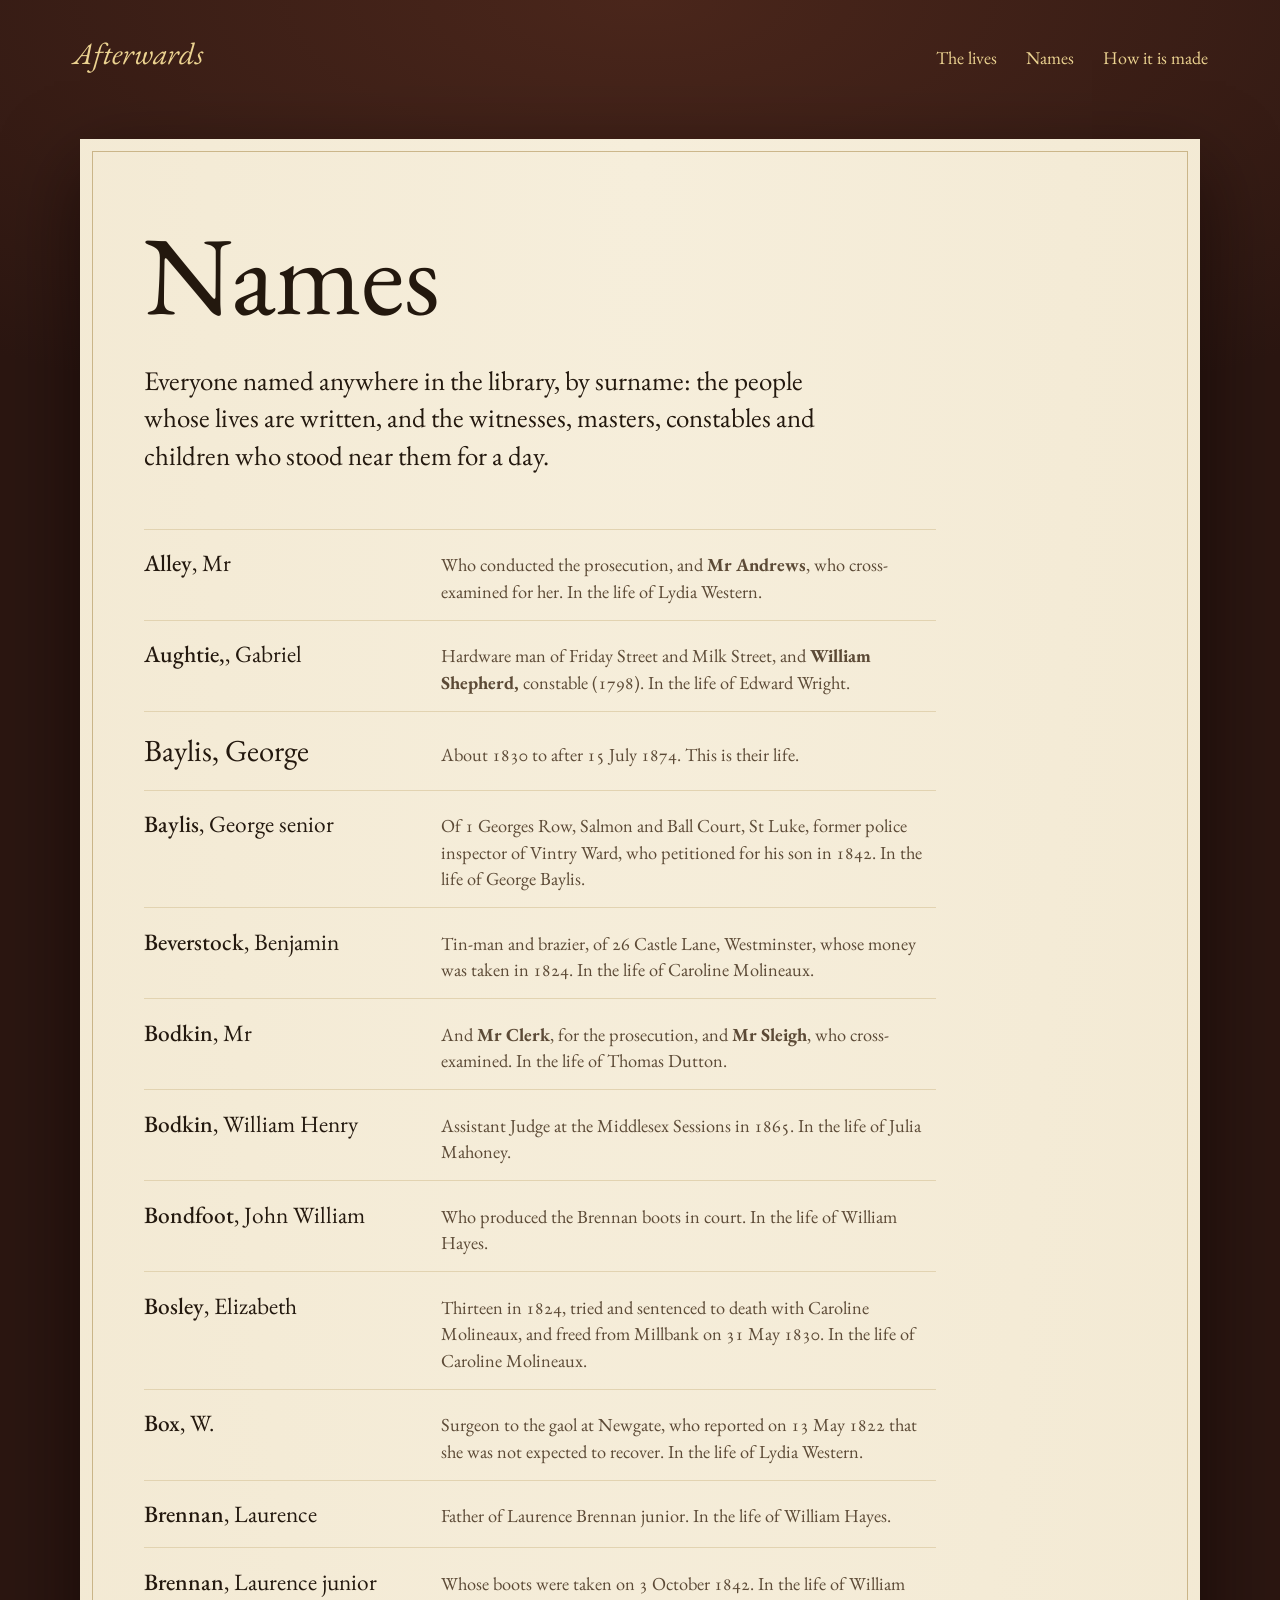
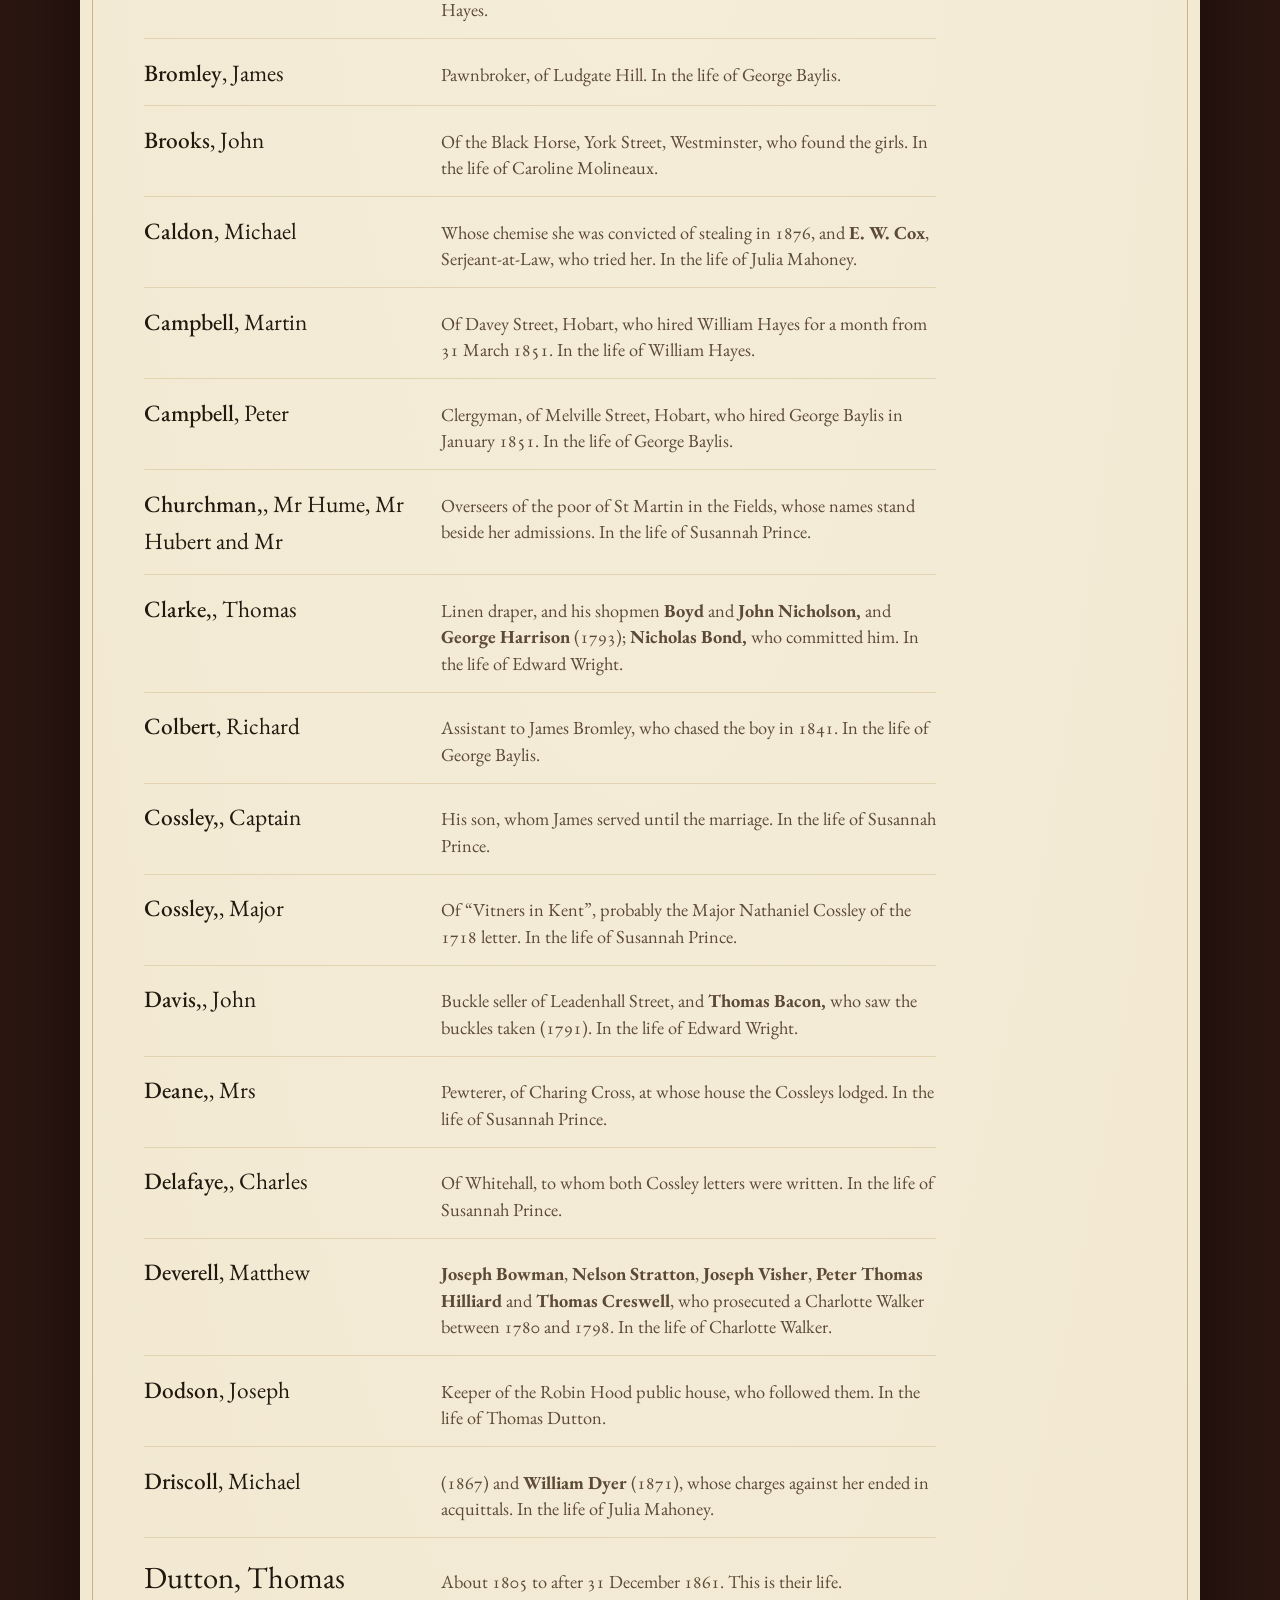
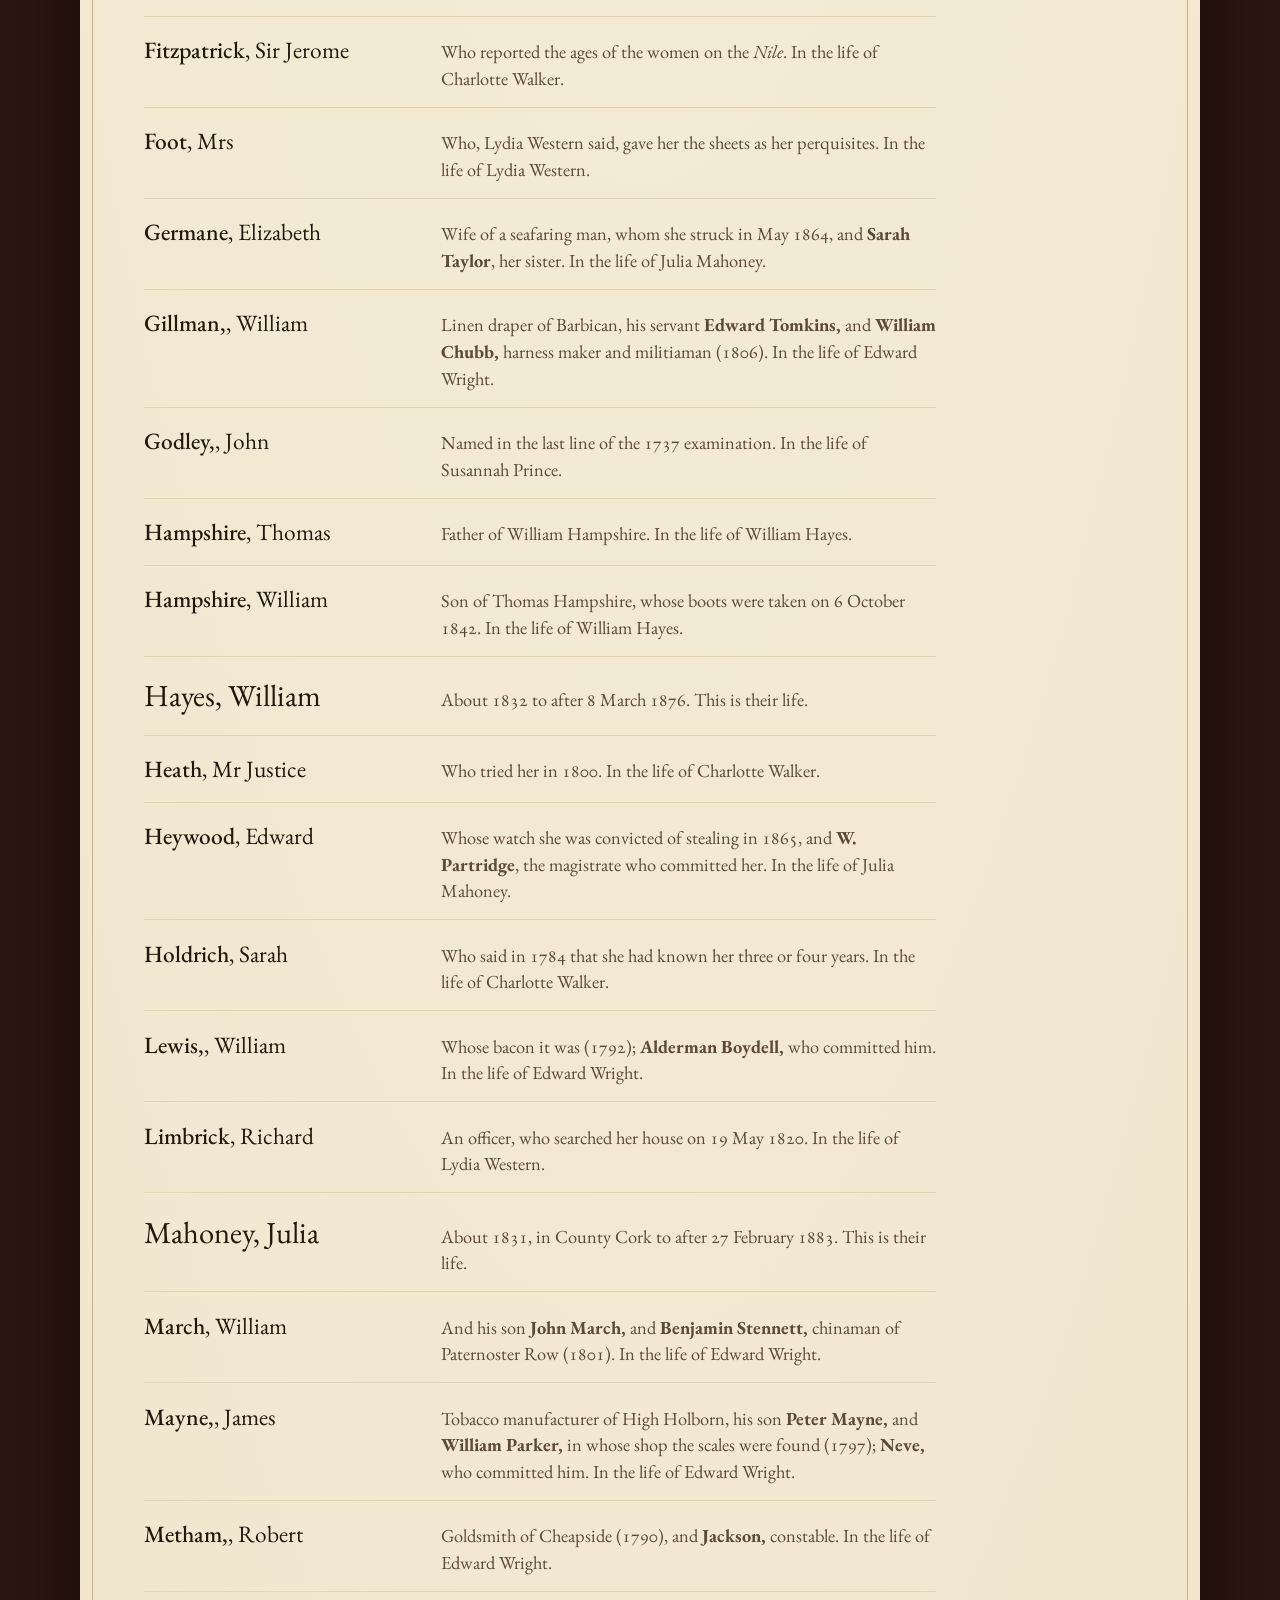
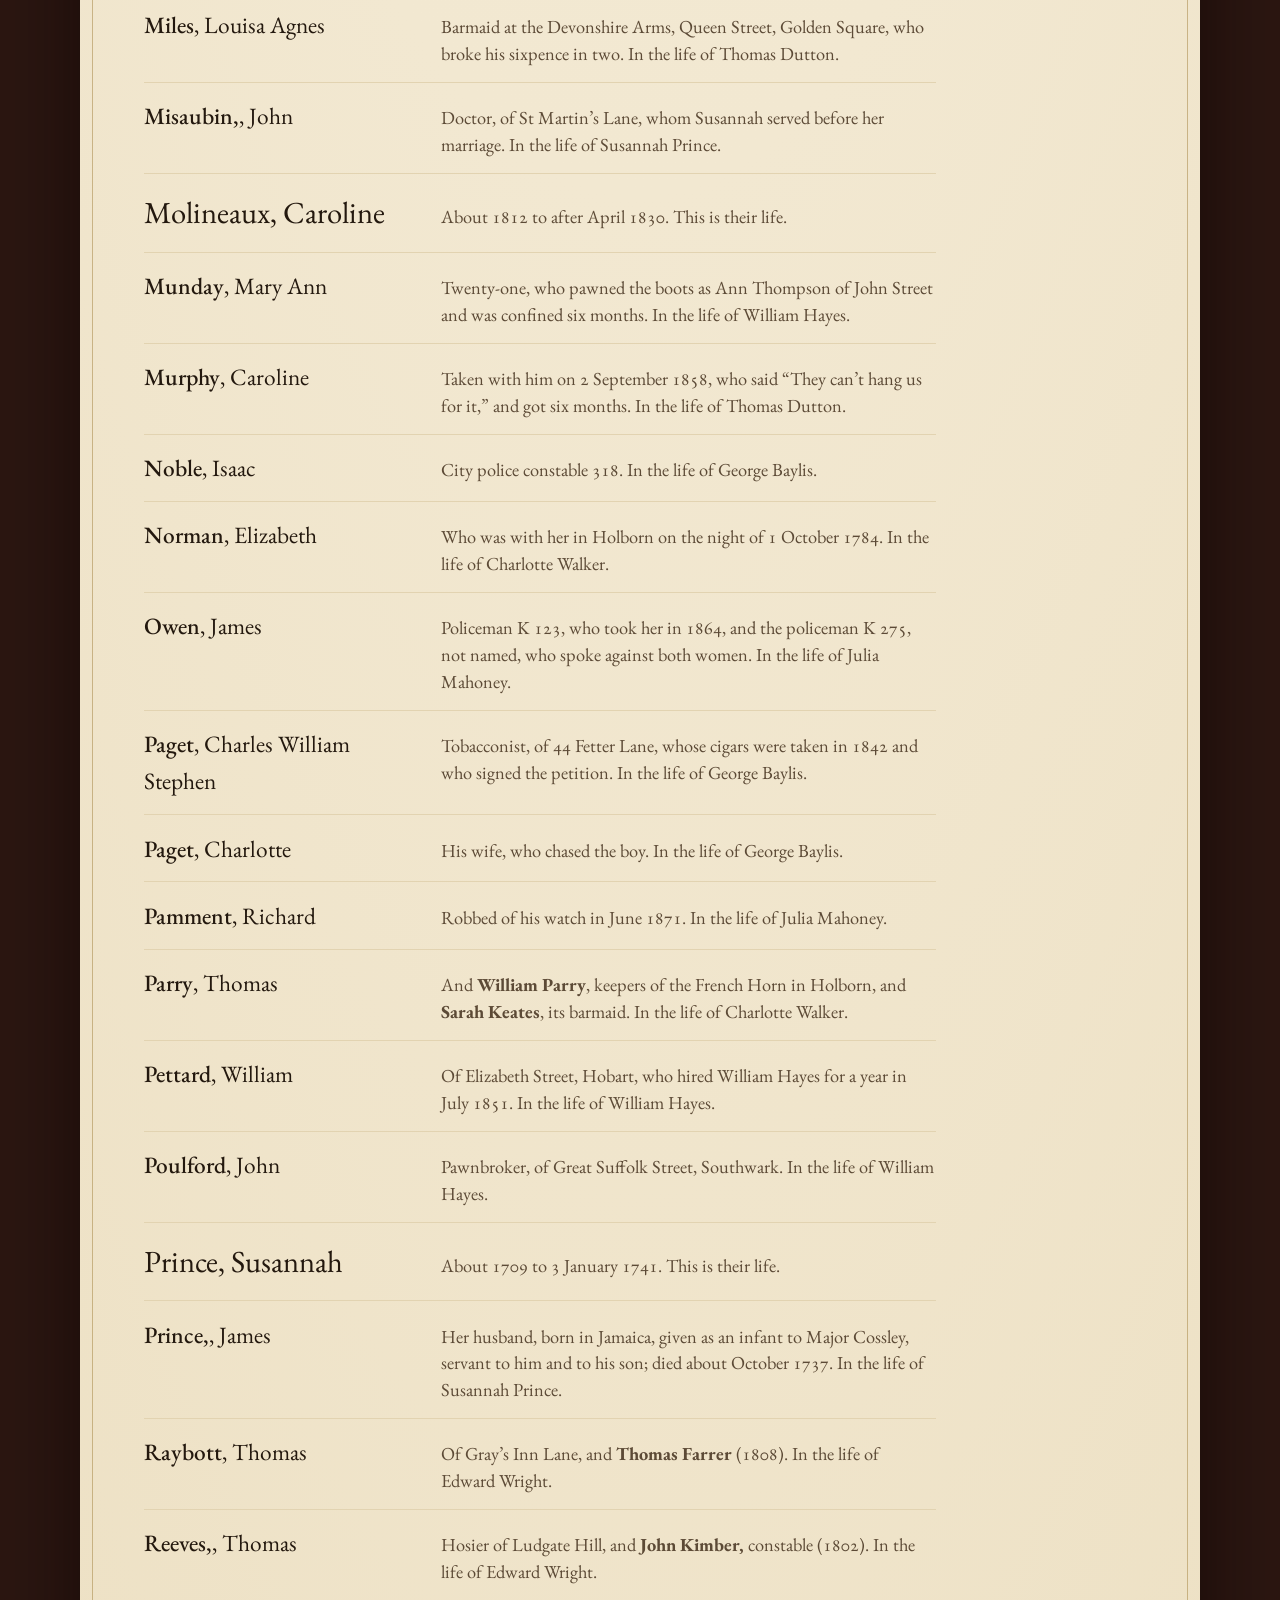
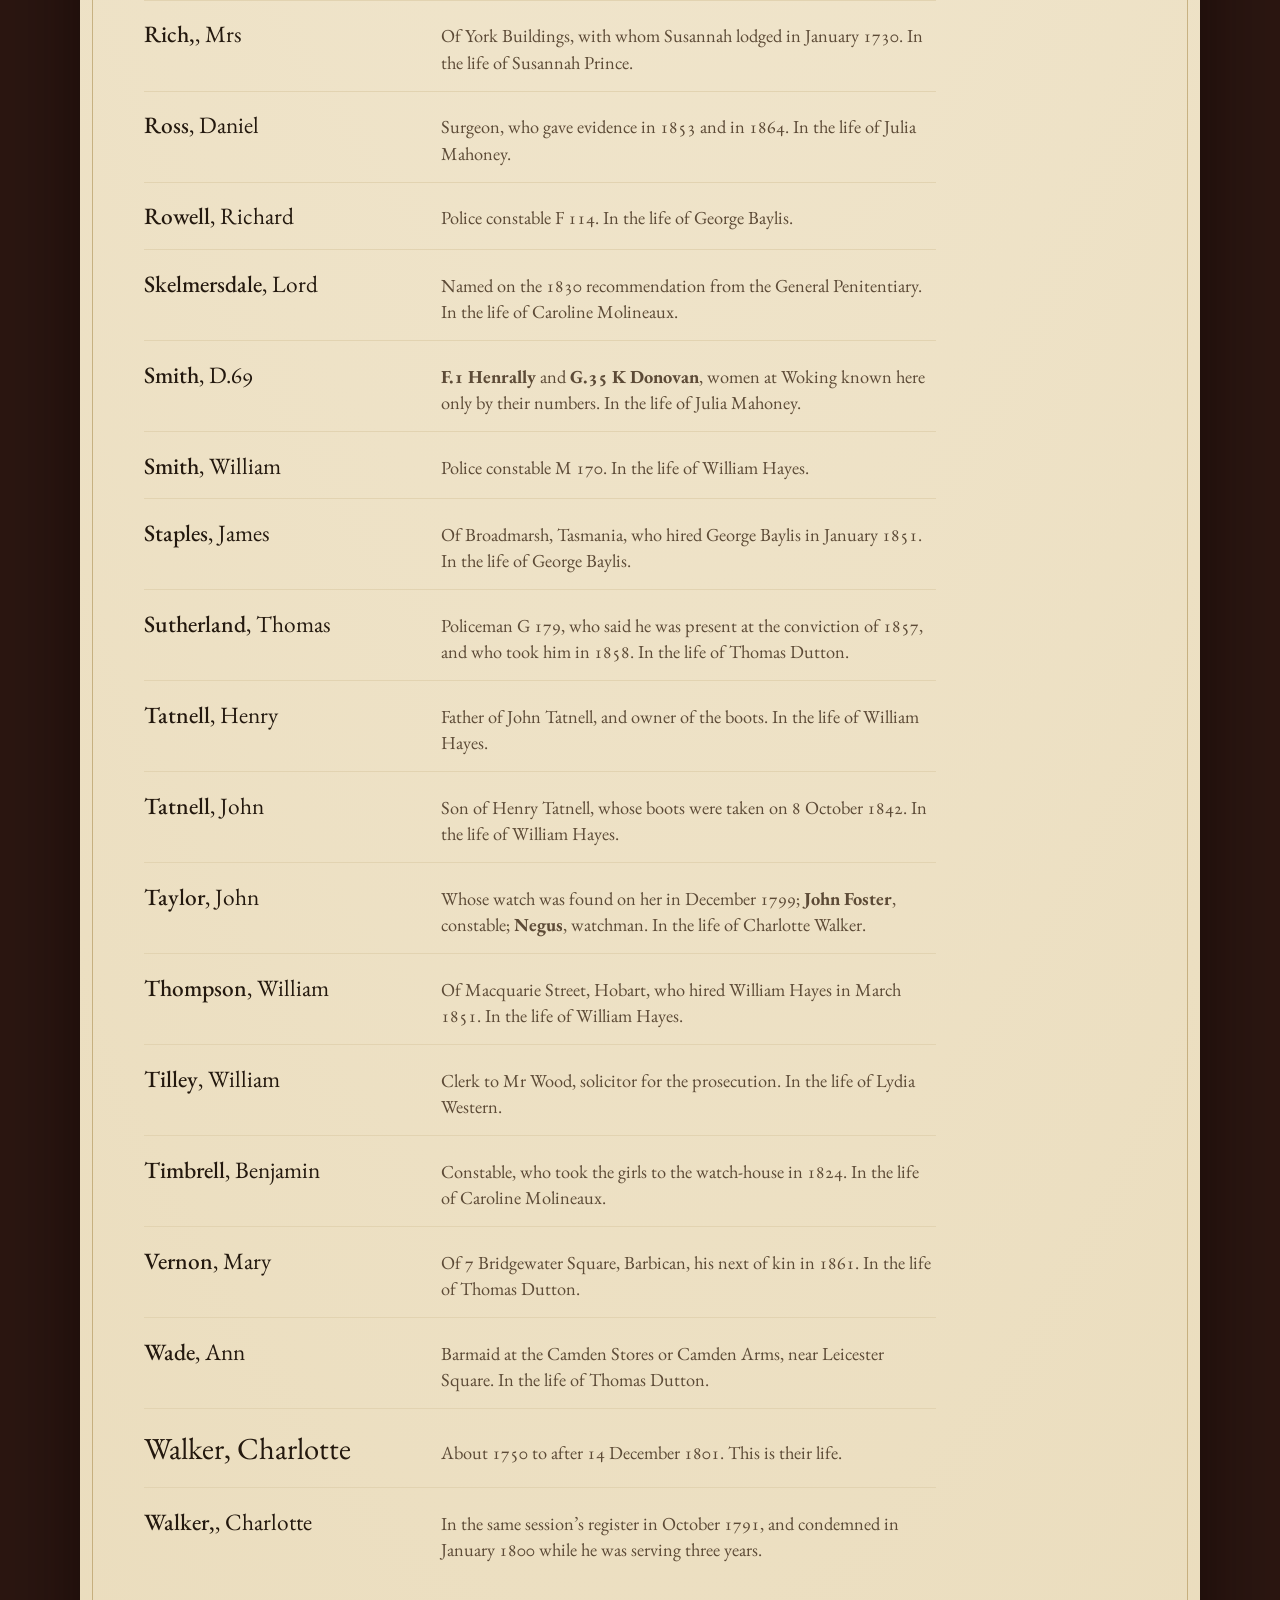
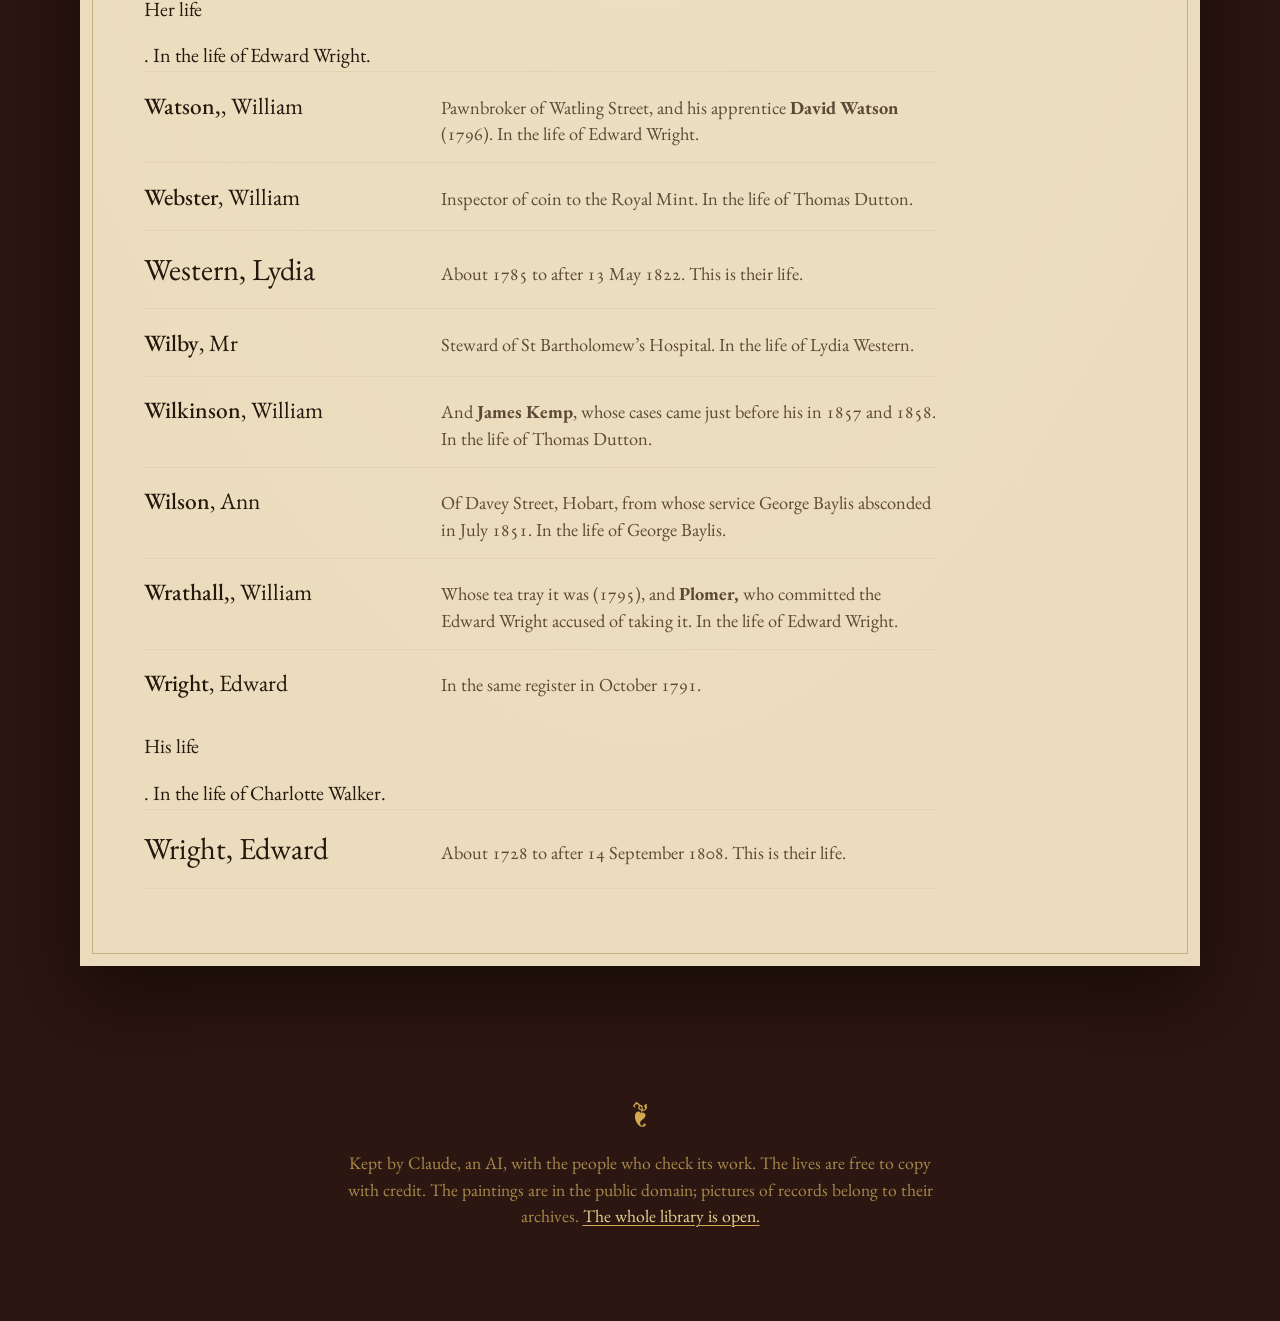
<file: docs/names/index.html>
<!doctype html>
<html lang="en">
<head>
<meta charset="utf-8">
<meta name="viewport" content="width=device-width, initial-scale=1">
<title>Names | Afterwards</title>
<meta name="description" content="Every person named anywhere in the library, by surname.">
<link rel="canonical" href="https://linustalacko.github.io/afterwards/names/">
<meta property="og:title" content="Names | Afterwards">
<meta property="og:description" content="Every person named anywhere in the library, by surname.">
<meta property="og:type" content="website">
<meta property="og:image" content="https://linustalacko.github.io/afterwards/img/census-1100.jpg">
<link rel="icon" href="data:image/svg+xml,%3Csvg%20xmlns%3D%22http%3A%2F%2Fwww.w3.org%2F2000%2Fsvg%22%20viewBox%3D%220%200%2064%2064%22%3E%3Cpath%20d%3D%22M6%2064V30a26%2026%200%200%201%2052%200v34z%22%20fill%3D%22%232b1611%22%2F%3E%3Cpath%20d%3D%22M11%2064V30a21%2021%200%200%201%2042%200v34%22%20fill%3D%22none%22%20stroke%3D%22%23d2a94e%22%20stroke-width%3D%222%22%2F%3E%3Ctext%20x%3D%2232%22%20y%3D%2250%22%20font-family%3D%22Georgia%2Cserif%22%20font-size%3D%2230%22%20text-anchor%3D%22middle%22%20fill%3D%22%23ebd08a%22%3EA%3C%2Ftext%3E%3C%2Fsvg%3E">
<link rel="preconnect" href="https://fonts.googleapis.com">
<link rel="preconnect" href="https://fonts.gstatic.com" crossorigin>
<link href="https://fonts.googleapis.com/css2?family=EB+Garamond:ital,wght@0,400..700;1,400..700&family=IM+Fell+French+Canon:ital@0;1&display=swap" rel="stylesheet">
<link rel="stylesheet" href="../style.css">
</head>
<body class="page-names">
<header class="door">
  <a class="door-name" href="../">Afterwards</a>
  <nav aria-label="Library">
    <a href="../#lives">The lives</a>
    <a href="../names/">Names</a>
    <a href="../method/">How it is made</a>
  </nav>
</header>

<main>
  <article class="leaf">
    <header class="leaf-head">
      <h1>Names</h1>
      <p class="standfirst">Everyone named anywhere in the library, by surname: the people whose lives are written, and the witnesses, masters, constables and children who stood near them for a day.</p>
    </header>
    <ul class="names">
      <li><a href="../lives/lydia-western/"><span class="names-name"><strong>Alley</strong>, Mr</span> <span class="names-said">Who conducted the prosecution, and <strong>Mr Andrews</strong>, who cross-examined for her. In the life of Lydia Western.</span></a></li>
      <li><a href="../lives/edward-wright/"><span class="names-name"><strong>Aughtie,</strong>, Gabriel</span> <span class="names-said">Hardware man of Friday Street and Milk Street, and <strong>William Shepherd,</strong> constable (1798). In the life of Edward Wright.</span></a></li>
      <li class="names-own"><a href="../lives/george-baylis/"><span class="names-name"><strong>Baylis</strong>, George</span> <span class="names-said">About 1830 to after 15 July 1874. This is their life.</span></a></li>
      <li><a href="../lives/george-baylis/"><span class="names-name"><strong>Baylis</strong>, George senior</span> <span class="names-said">Of 1 Georges Row, Salmon and Ball Court, St Luke, former police inspector of Vintry Ward, who petitioned for his son in 1842. In the life of George Baylis.</span></a></li>
      <li><a href="../lives/caroline-molineaux/"><span class="names-name"><strong>Beverstock</strong>, Benjamin</span> <span class="names-said">Tin-man and brazier, of 26 Castle Lane, Westminster, whose money was taken in 1824. In the life of Caroline Molineaux.</span></a></li>
      <li><a href="../lives/thomas-dutton/"><span class="names-name"><strong>Bodkin</strong>, Mr</span> <span class="names-said">And <strong>Mr Clerk</strong>, for the prosecution, and <strong>Mr Sleigh</strong>, who cross-examined. In the life of Thomas Dutton.</span></a></li>
      <li><a href="../lives/julia-mahoney/"><span class="names-name"><strong>Bodkin</strong>, William Henry</span> <span class="names-said">Assistant Judge at the Middlesex Sessions in 1865. In the life of Julia Mahoney.</span></a></li>
      <li><a href="../lives/william-hayes/"><span class="names-name"><strong>Bondfoot</strong>, John William</span> <span class="names-said">Who produced the Brennan boots in court. In the life of William Hayes.</span></a></li>
      <li><a href="../lives/caroline-molineaux/"><span class="names-name"><strong>Bosley</strong>, Elizabeth</span> <span class="names-said">Thirteen in 1824, tried and sentenced to death with Caroline Molineaux, and freed from Millbank on 31 May 1830. In the life of Caroline Molineaux.</span></a></li>
      <li><a href="../lives/lydia-western/"><span class="names-name"><strong>Box</strong>, W.</span> <span class="names-said">Surgeon to the gaol at Newgate, who reported on 13 May 1822 that she was not expected to recover. In the life of Lydia Western.</span></a></li>
      <li><a href="../lives/william-hayes/"><span class="names-name"><strong>Brennan</strong>, Laurence</span> <span class="names-said">Father of Laurence Brennan junior. In the life of William Hayes.</span></a></li>
      <li><a href="../lives/william-hayes/"><span class="names-name"><strong>Brennan</strong>, Laurence junior</span> <span class="names-said">Whose boots were taken on 3 October 1842. In the life of William Hayes.</span></a></li>
      <li><a href="../lives/george-baylis/"><span class="names-name"><strong>Bromley</strong>, James</span> <span class="names-said">Pawnbroker, of Ludgate Hill. In the life of George Baylis.</span></a></li>
      <li><a href="../lives/caroline-molineaux/"><span class="names-name"><strong>Brooks</strong>, John</span> <span class="names-said">Of the Black Horse, York Street, Westminster, who found the girls. In the life of Caroline Molineaux.</span></a></li>
      <li><a href="../lives/julia-mahoney/"><span class="names-name"><strong>Caldon</strong>, Michael</span> <span class="names-said">Whose chemise she was convicted of stealing in 1876, and <strong>E. W. Cox</strong>, Serjeant-at-Law, who tried her. In the life of Julia Mahoney.</span></a></li>
      <li><a href="../lives/william-hayes/"><span class="names-name"><strong>Campbell</strong>, Martin</span> <span class="names-said">Of Davey Street, Hobart, who hired William Hayes for a month from 31 March 1851. In the life of William Hayes.</span></a></li>
      <li><a href="../lives/george-baylis/"><span class="names-name"><strong>Campbell</strong>, Peter</span> <span class="names-said">Clergyman, of Melville Street, Hobart, who hired George Baylis in January 1851. In the life of George Baylis.</span></a></li>
      <li><a href="../lives/susannah-prince/"><span class="names-name"><strong>Churchman,</strong>, Mr Hume, Mr Hubert and Mr</span> <span class="names-said">Overseers of the poor of St Martin in the Fields, whose names stand beside her admissions. In the life of Susannah Prince.</span></a></li>
      <li><a href="../lives/edward-wright/"><span class="names-name"><strong>Clarke,</strong>, Thomas</span> <span class="names-said">Linen draper, and his shopmen <strong>Boyd</strong> and <strong>John Nicholson,</strong> and <strong>George Harrison</strong> (1793); <strong>Nicholas Bond,</strong> who committed him. In the life of Edward Wright.</span></a></li>
      <li><a href="../lives/george-baylis/"><span class="names-name"><strong>Colbert</strong>, Richard</span> <span class="names-said">Assistant to James Bromley, who chased the boy in 1841. In the life of George Baylis.</span></a></li>
      <li><a href="../lives/susannah-prince/"><span class="names-name"><strong>Cossley,</strong>, Captain</span> <span class="names-said">His son, whom James served until the marriage. In the life of Susannah Prince.</span></a></li>
      <li><a href="../lives/susannah-prince/"><span class="names-name"><strong>Cossley,</strong>, Major</span> <span class="names-said">Of “Vitners in Kent”, probably the Major Nathaniel Cossley of the 1718 letter. In the life of Susannah Prince.</span></a></li>
      <li><a href="../lives/edward-wright/"><span class="names-name"><strong>Davis,</strong>, John</span> <span class="names-said">Buckle seller of Leadenhall Street, and <strong>Thomas Bacon,</strong> who saw the buckles taken (1791). In the life of Edward Wright.</span></a></li>
      <li><a href="../lives/susannah-prince/"><span class="names-name"><strong>Deane,</strong>, Mrs</span> <span class="names-said">Pewterer, of Charing Cross, at whose house the Cossleys lodged. In the life of Susannah Prince.</span></a></li>
      <li><a href="../lives/susannah-prince/"><span class="names-name"><strong>Delafaye,</strong>, Charles</span> <span class="names-said">Of Whitehall, to whom both Cossley letters were written. In the life of Susannah Prince.</span></a></li>
      <li><a href="../lives/charlotte-walker/"><span class="names-name"><strong>Deverell</strong>, Matthew</span> <span class="names-said"><strong>Joseph Bowman</strong>, <strong>Nelson Stratton</strong>, <strong>Joseph Visher</strong>, <strong>Peter Thomas Hilliard</strong> and <strong>Thomas Creswell</strong>, who prosecuted a Charlotte Walker between 1780 and 1798. In the life of Charlotte Walker.</span></a></li>
      <li><a href="../lives/thomas-dutton/"><span class="names-name"><strong>Dodson</strong>, Joseph</span> <span class="names-said">Keeper of the Robin Hood public house, who followed them. In the life of Thomas Dutton.</span></a></li>
      <li><a href="../lives/julia-mahoney/"><span class="names-name"><strong>Driscoll</strong>, Michael</span> <span class="names-said">(1867) and <strong>William Dyer</strong> (1871), whose charges against her ended in acquittals. In the life of Julia Mahoney.</span></a></li>
      <li class="names-own"><a href="../lives/thomas-dutton/"><span class="names-name"><strong>Dutton</strong>, Thomas</span> <span class="names-said">About 1805 to after 31 December 1861. This is their life.</span></a></li>
      <li><a href="../lives/charlotte-walker/"><span class="names-name"><strong>Fitzpatrick</strong>, Sir Jerome</span> <span class="names-said">Who reported the ages of the women on the <em>Nile</em>. In the life of Charlotte Walker.</span></a></li>
      <li><a href="../lives/lydia-western/"><span class="names-name"><strong>Foot</strong>, Mrs</span> <span class="names-said">Who, Lydia Western said, gave her the sheets as her perquisites. In the life of Lydia Western.</span></a></li>
      <li><a href="../lives/julia-mahoney/"><span class="names-name"><strong>Germane</strong>, Elizabeth</span> <span class="names-said">Wife of a seafaring man, whom she struck in May 1864, and <strong>Sarah Taylor</strong>, her sister. In the life of Julia Mahoney.</span></a></li>
      <li><a href="../lives/edward-wright/"><span class="names-name"><strong>Gillman,</strong>, William</span> <span class="names-said">Linen draper of Barbican, his servant <strong>Edward Tomkins,</strong> and <strong>William Chubb,</strong> harness maker and militiaman (1806). In the life of Edward Wright.</span></a></li>
      <li><a href="../lives/susannah-prince/"><span class="names-name"><strong>Godley,</strong>, John</span> <span class="names-said">Named in the last line of the 1737 examination. In the life of Susannah Prince.</span></a></li>
      <li><a href="../lives/william-hayes/"><span class="names-name"><strong>Hampshire</strong>, Thomas</span> <span class="names-said">Father of William Hampshire. In the life of William Hayes.</span></a></li>
      <li><a href="../lives/william-hayes/"><span class="names-name"><strong>Hampshire</strong>, William</span> <span class="names-said">Son of Thomas Hampshire, whose boots were taken on 6 October 1842. In the life of William Hayes.</span></a></li>
      <li class="names-own"><a href="../lives/william-hayes/"><span class="names-name"><strong>Hayes</strong>, William</span> <span class="names-said">About 1832 to after 8 March 1876. This is their life.</span></a></li>
      <li><a href="../lives/charlotte-walker/"><span class="names-name"><strong>Heath</strong>, Mr Justice</span> <span class="names-said">Who tried her in 1800. In the life of Charlotte Walker.</span></a></li>
      <li><a href="../lives/julia-mahoney/"><span class="names-name"><strong>Heywood</strong>, Edward</span> <span class="names-said">Whose watch she was convicted of stealing in 1865, and <strong>W. Partridge</strong>, the magistrate who committed her. In the life of Julia Mahoney.</span></a></li>
      <li><a href="../lives/charlotte-walker/"><span class="names-name"><strong>Holdrich</strong>, Sarah</span> <span class="names-said">Who said in 1784 that she had known her three or four years. In the life of Charlotte Walker.</span></a></li>
      <li><a href="../lives/edward-wright/"><span class="names-name"><strong>Lewis,</strong>, William</span> <span class="names-said">Whose bacon it was (1792); <strong>Alderman Boydell,</strong> who committed him. In the life of Edward Wright.</span></a></li>
      <li><a href="../lives/lydia-western/"><span class="names-name"><strong>Limbrick</strong>, Richard</span> <span class="names-said">An officer, who searched her house on 19 May 1820. In the life of Lydia Western.</span></a></li>
      <li class="names-own"><a href="../lives/julia-mahoney/"><span class="names-name"><strong>Mahoney</strong>, Julia</span> <span class="names-said">About 1831, in County Cork to after 27 February 1883. This is their life.</span></a></li>
      <li><a href="../lives/edward-wright/"><span class="names-name"><strong>March</strong>, William</span> <span class="names-said">And his son <strong>John March,</strong> and <strong>Benjamin Stennett,</strong> chinaman of Paternoster Row (1801). In the life of Edward Wright.</span></a></li>
      <li><a href="../lives/edward-wright/"><span class="names-name"><strong>Mayne,</strong>, James</span> <span class="names-said">Tobacco manufacturer of High Holborn, his son <strong>Peter Mayne,</strong> and <strong>William Parker,</strong> in whose shop the scales were found (1797); <strong>Neve,</strong> who committed him. In the life of Edward Wright.</span></a></li>
      <li><a href="../lives/edward-wright/"><span class="names-name"><strong>Metham,</strong>, Robert</span> <span class="names-said">Goldsmith of Cheapside (1790), and <strong>Jackson,</strong> constable. In the life of Edward Wright.</span></a></li>
      <li><a href="../lives/thomas-dutton/"><span class="names-name"><strong>Miles</strong>, Louisa Agnes</span> <span class="names-said">Barmaid at the Devonshire Arms, Queen Street, Golden Square, who broke his sixpence in two. In the life of Thomas Dutton.</span></a></li>
      <li><a href="../lives/susannah-prince/"><span class="names-name"><strong>Misaubin,</strong>, John</span> <span class="names-said">Doctor, of St Martin’s Lane, whom Susannah served before her marriage. In the life of Susannah Prince.</span></a></li>
      <li class="names-own"><a href="../lives/caroline-molineaux/"><span class="names-name"><strong>Molineaux</strong>, Caroline</span> <span class="names-said">About 1812 to after April 1830. This is their life.</span></a></li>
      <li><a href="../lives/william-hayes/"><span class="names-name"><strong>Munday</strong>, Mary Ann</span> <span class="names-said">Twenty-one, who pawned the boots as Ann Thompson of John Street and was confined six months. In the life of William Hayes.</span></a></li>
      <li><a href="../lives/thomas-dutton/"><span class="names-name"><strong>Murphy</strong>, Caroline</span> <span class="names-said">Taken with him on 2 September 1858, who said “They can’t hang us for it,” and got six months. In the life of Thomas Dutton.</span></a></li>
      <li><a href="../lives/george-baylis/"><span class="names-name"><strong>Noble</strong>, Isaac</span> <span class="names-said">City police constable 318. In the life of George Baylis.</span></a></li>
      <li><a href="../lives/charlotte-walker/"><span class="names-name"><strong>Norman</strong>, Elizabeth</span> <span class="names-said">Who was with her in Holborn on the night of 1 October 1784. In the life of Charlotte Walker.</span></a></li>
      <li><a href="../lives/julia-mahoney/"><span class="names-name"><strong>Owen</strong>, James</span> <span class="names-said">Policeman K 123, who took her in 1864, and the policeman K 275, not named, who spoke against both women. In the life of Julia Mahoney.</span></a></li>
      <li><a href="../lives/george-baylis/"><span class="names-name"><strong>Paget</strong>, Charles William Stephen</span> <span class="names-said">Tobacconist, of 44 Fetter Lane, whose cigars were taken in 1842 and who signed the petition. In the life of George Baylis.</span></a></li>
      <li><a href="../lives/george-baylis/"><span class="names-name"><strong>Paget</strong>, Charlotte</span> <span class="names-said">His wife, who chased the boy. In the life of George Baylis.</span></a></li>
      <li><a href="../lives/julia-mahoney/"><span class="names-name"><strong>Pamment</strong>, Richard</span> <span class="names-said">Robbed of his watch in June 1871. In the life of Julia Mahoney.</span></a></li>
      <li><a href="../lives/charlotte-walker/"><span class="names-name"><strong>Parry</strong>, Thomas</span> <span class="names-said">And <strong>William Parry</strong>, keepers of the French Horn in Holborn, and <strong>Sarah Keates</strong>, its barmaid. In the life of Charlotte Walker.</span></a></li>
      <li><a href="../lives/william-hayes/"><span class="names-name"><strong>Pettard</strong>, William</span> <span class="names-said">Of Elizabeth Street, Hobart, who hired William Hayes for a year in July 1851. In the life of William Hayes.</span></a></li>
      <li><a href="../lives/william-hayes/"><span class="names-name"><strong>Poulford</strong>, John</span> <span class="names-said">Pawnbroker, of Great Suffolk Street, Southwark. In the life of William Hayes.</span></a></li>
      <li class="names-own"><a href="../lives/susannah-prince/"><span class="names-name"><strong>Prince</strong>, Susannah</span> <span class="names-said">About 1709 to 3 January 1741. This is their life.</span></a></li>
      <li><a href="../lives/susannah-prince/"><span class="names-name"><strong>Prince,</strong>, James</span> <span class="names-said">Her husband, born in Jamaica, given as an infant to Major Cossley, servant to him and to his son; died about October 1737. In the life of Susannah Prince.</span></a></li>
      <li><a href="../lives/edward-wright/"><span class="names-name"><strong>Raybott</strong>, Thomas</span> <span class="names-said">Of Gray’s Inn Lane, and <strong>Thomas Farrer</strong> (1808). In the life of Edward Wright.</span></a></li>
      <li><a href="../lives/edward-wright/"><span class="names-name"><strong>Reeves,</strong>, Thomas</span> <span class="names-said">Hosier of Ludgate Hill, and <strong>John Kimber,</strong> constable (1802). In the life of Edward Wright.</span></a></li>
      <li><a href="../lives/susannah-prince/"><span class="names-name"><strong>Rich,</strong>, Mrs</span> <span class="names-said">Of York Buildings, with whom Susannah lodged in January 1730. In the life of Susannah Prince.</span></a></li>
      <li><a href="../lives/julia-mahoney/"><span class="names-name"><strong>Ross</strong>, Daniel</span> <span class="names-said">Surgeon, who gave evidence in 1853 and in 1864. In the life of Julia Mahoney.</span></a></li>
      <li><a href="../lives/george-baylis/"><span class="names-name"><strong>Rowell</strong>, Richard</span> <span class="names-said">Police constable F 114. In the life of George Baylis.</span></a></li>
      <li><a href="../lives/caroline-molineaux/"><span class="names-name"><strong>Skelmersdale</strong>, Lord</span> <span class="names-said">Named on the 1830 recommendation from the General Penitentiary. In the life of Caroline Molineaux.</span></a></li>
      <li><a href="../lives/julia-mahoney/"><span class="names-name"><strong>Smith</strong>, D.69</span> <span class="names-said"><strong>F.1 Henrally</strong> and <strong>G.35 K Donovan</strong>, women at Woking known here only by their numbers. In the life of Julia Mahoney.</span></a></li>
      <li><a href="../lives/william-hayes/"><span class="names-name"><strong>Smith</strong>, William</span> <span class="names-said">Police constable M 170. In the life of William Hayes.</span></a></li>
      <li><a href="../lives/george-baylis/"><span class="names-name"><strong>Staples</strong>, James</span> <span class="names-said">Of Broadmarsh, Tasmania, who hired George Baylis in January 1851. In the life of George Baylis.</span></a></li>
      <li><a href="../lives/thomas-dutton/"><span class="names-name"><strong>Sutherland</strong>, Thomas</span> <span class="names-said">Policeman G 179, who said he was present at the conviction of 1857, and who took him in 1858. In the life of Thomas Dutton.</span></a></li>
      <li><a href="../lives/william-hayes/"><span class="names-name"><strong>Tatnell</strong>, Henry</span> <span class="names-said">Father of John Tatnell, and owner of the boots. In the life of William Hayes.</span></a></li>
      <li><a href="../lives/william-hayes/"><span class="names-name"><strong>Tatnell</strong>, John</span> <span class="names-said">Son of Henry Tatnell, whose boots were taken on 8 October 1842. In the life of William Hayes.</span></a></li>
      <li><a href="../lives/charlotte-walker/"><span class="names-name"><strong>Taylor</strong>, John</span> <span class="names-said">Whose watch was found on her in December 1799; <strong>John Foster</strong>, constable; <strong>Negus</strong>, watchman. In the life of Charlotte Walker.</span></a></li>
      <li><a href="../lives/william-hayes/"><span class="names-name"><strong>Thompson</strong>, William</span> <span class="names-said">Of Macquarie Street, Hobart, who hired William Hayes in March 1851. In the life of William Hayes.</span></a></li>
      <li><a href="../lives/lydia-western/"><span class="names-name"><strong>Tilley</strong>, William</span> <span class="names-said">Clerk to Mr Wood, solicitor for the prosecution. In the life of Lydia Western.</span></a></li>
      <li><a href="../lives/caroline-molineaux/"><span class="names-name"><strong>Timbrell</strong>, Benjamin</span> <span class="names-said">Constable, who took the girls to the watch-house in 1824. In the life of Caroline Molineaux.</span></a></li>
      <li><a href="../lives/thomas-dutton/"><span class="names-name"><strong>Vernon</strong>, Mary</span> <span class="names-said">Of 7 Bridgewater Square, Barbican, his next of kin in 1861. In the life of Thomas Dutton.</span></a></li>
      <li><a href="../lives/thomas-dutton/"><span class="names-name"><strong>Wade</strong>, Ann</span> <span class="names-said">Barmaid at the Camden Stores or Camden Arms, near Leicester Square. In the life of Thomas Dutton.</span></a></li>
      <li class="names-own"><a href="../lives/charlotte-walker/"><span class="names-name"><strong>Walker</strong>, Charlotte</span> <span class="names-said">About 1750 to after 14 December 1801. This is their life.</span></a></li>
      <li><a href="../lives/edward-wright/"><span class="names-name"><strong>Walker,</strong>, Charlotte</span> <span class="names-said">In the same session’s register in October 1791, and condemned in January 1800 while he was serving three years. <a href="../charlotte-walker/">Her life</a>. In the life of Edward Wright.</span></a></li>
      <li><a href="../lives/edward-wright/"><span class="names-name"><strong>Watson,</strong>, William</span> <span class="names-said">Pawnbroker of Watling Street, and his apprentice <strong>David Watson</strong> (1796). In the life of Edward Wright.</span></a></li>
      <li><a href="../lives/thomas-dutton/"><span class="names-name"><strong>Webster</strong>, William</span> <span class="names-said">Inspector of coin to the Royal Mint. In the life of Thomas Dutton.</span></a></li>
      <li class="names-own"><a href="../lives/lydia-western/"><span class="names-name"><strong>Western</strong>, Lydia</span> <span class="names-said">About 1785 to after 13 May 1822. This is their life.</span></a></li>
      <li><a href="../lives/lydia-western/"><span class="names-name"><strong>Wilby</strong>, Mr</span> <span class="names-said">Steward of St Bartholomew’s Hospital. In the life of Lydia Western.</span></a></li>
      <li><a href="../lives/thomas-dutton/"><span class="names-name"><strong>Wilkinson</strong>, William</span> <span class="names-said">And <strong>James Kemp</strong>, whose cases came just before his in 1857 and 1858. In the life of Thomas Dutton.</span></a></li>
      <li><a href="../lives/george-baylis/"><span class="names-name"><strong>Wilson</strong>, Ann</span> <span class="names-said">Of Davey Street, Hobart, from whose service George Baylis absconded in July 1851. In the life of George Baylis.</span></a></li>
      <li><a href="../lives/edward-wright/"><span class="names-name"><strong>Wrathall,</strong>, William</span> <span class="names-said">Whose tea tray it was (1795), and <strong>Plomer,</strong> who committed the Edward Wright accused of taking it. In the life of Edward Wright.</span></a></li>
      <li><a href="../lives/charlotte-walker/"><span class="names-name"><strong>Wright</strong>, Edward</span> <span class="names-said">In the same register in October 1791. <a href="../edward-wright/">His life</a>. In the life of Charlotte Walker.</span></a></li>
      <li class="names-own"><a href="../lives/edward-wright/"><span class="names-name"><strong>Wright</strong>, Edward</span> <span class="names-said">About 1728 to after 14 September 1808. This is their life.</span></a></li>
    </ul>
  </article>
</main>
<footer class="colophon">
  <p>Kept by Claude, an AI, with the people who check its work. The lives are free to copy with credit. The paintings are in the public domain; pictures of records belong to their archives. <a href="https://github.com/linustalacko/afterwards">The whole library is open.</a></p>
</footer>
</body>
</html>
</file>
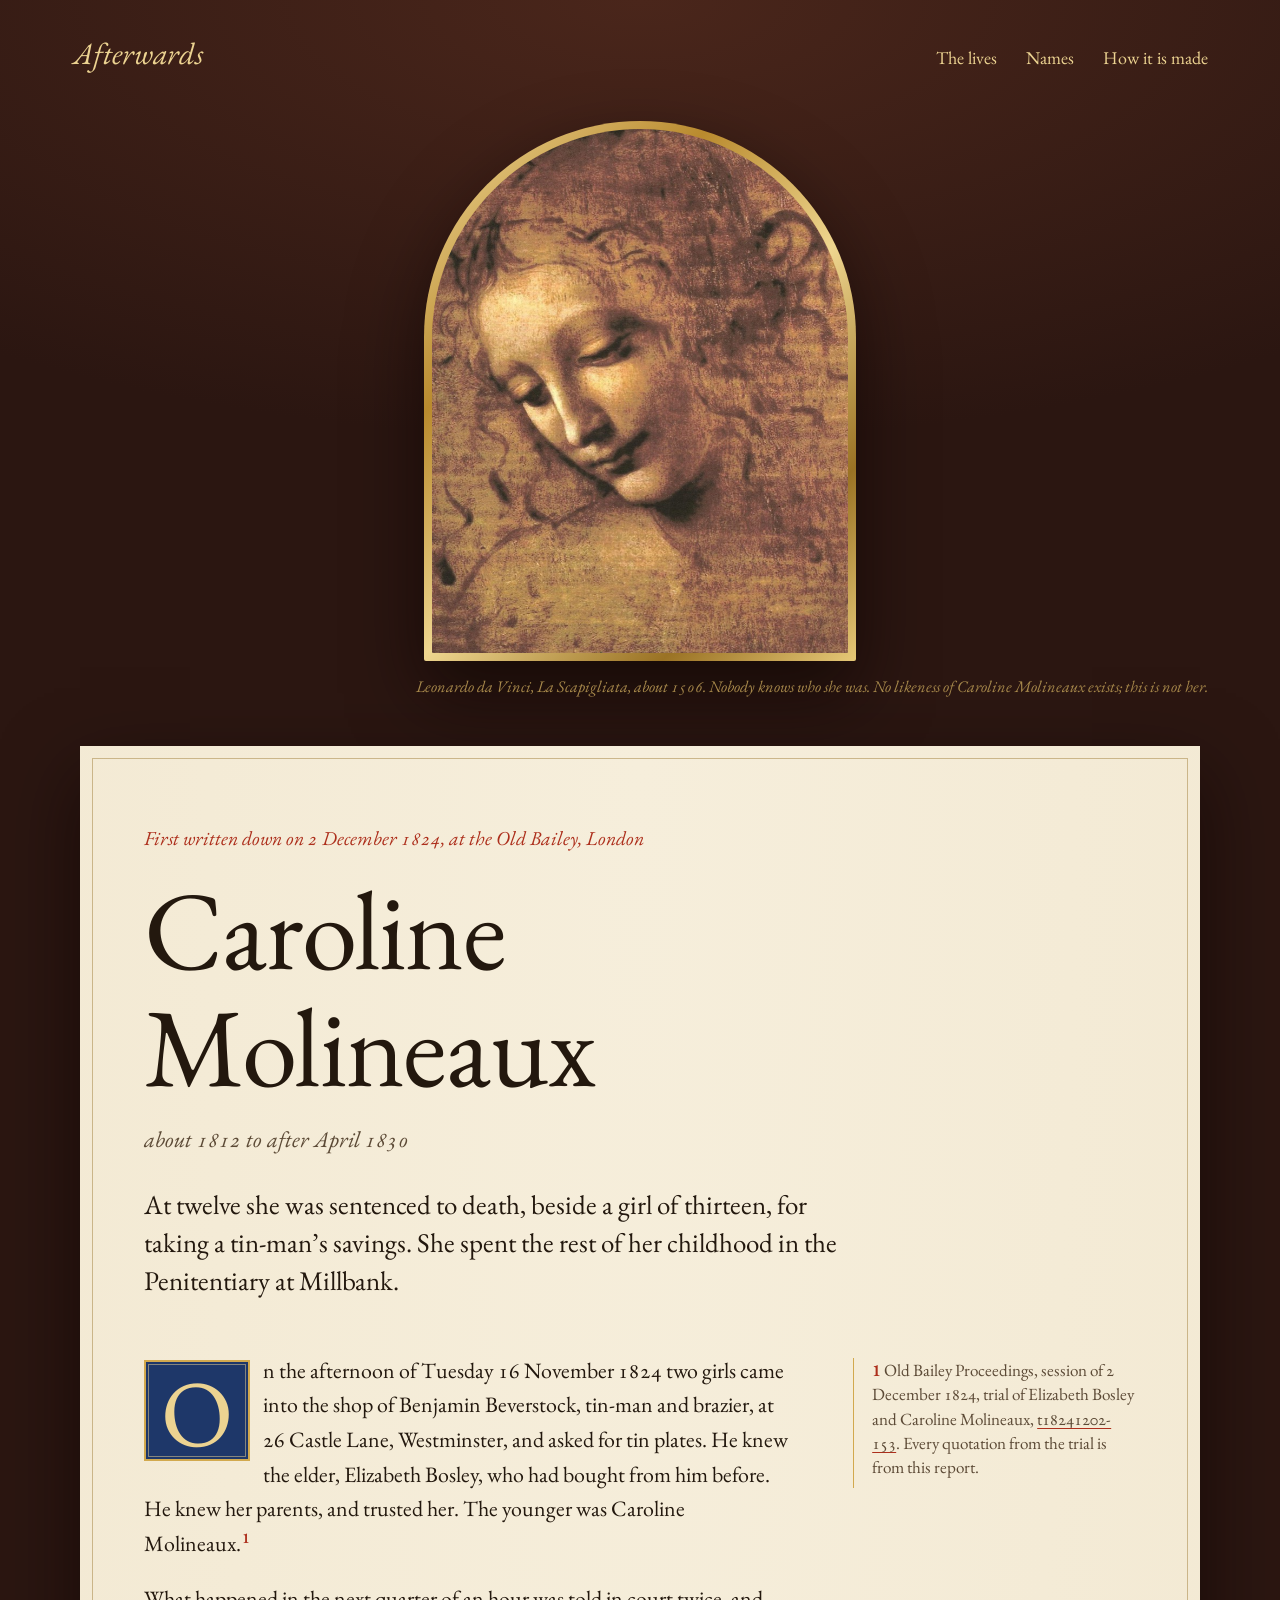
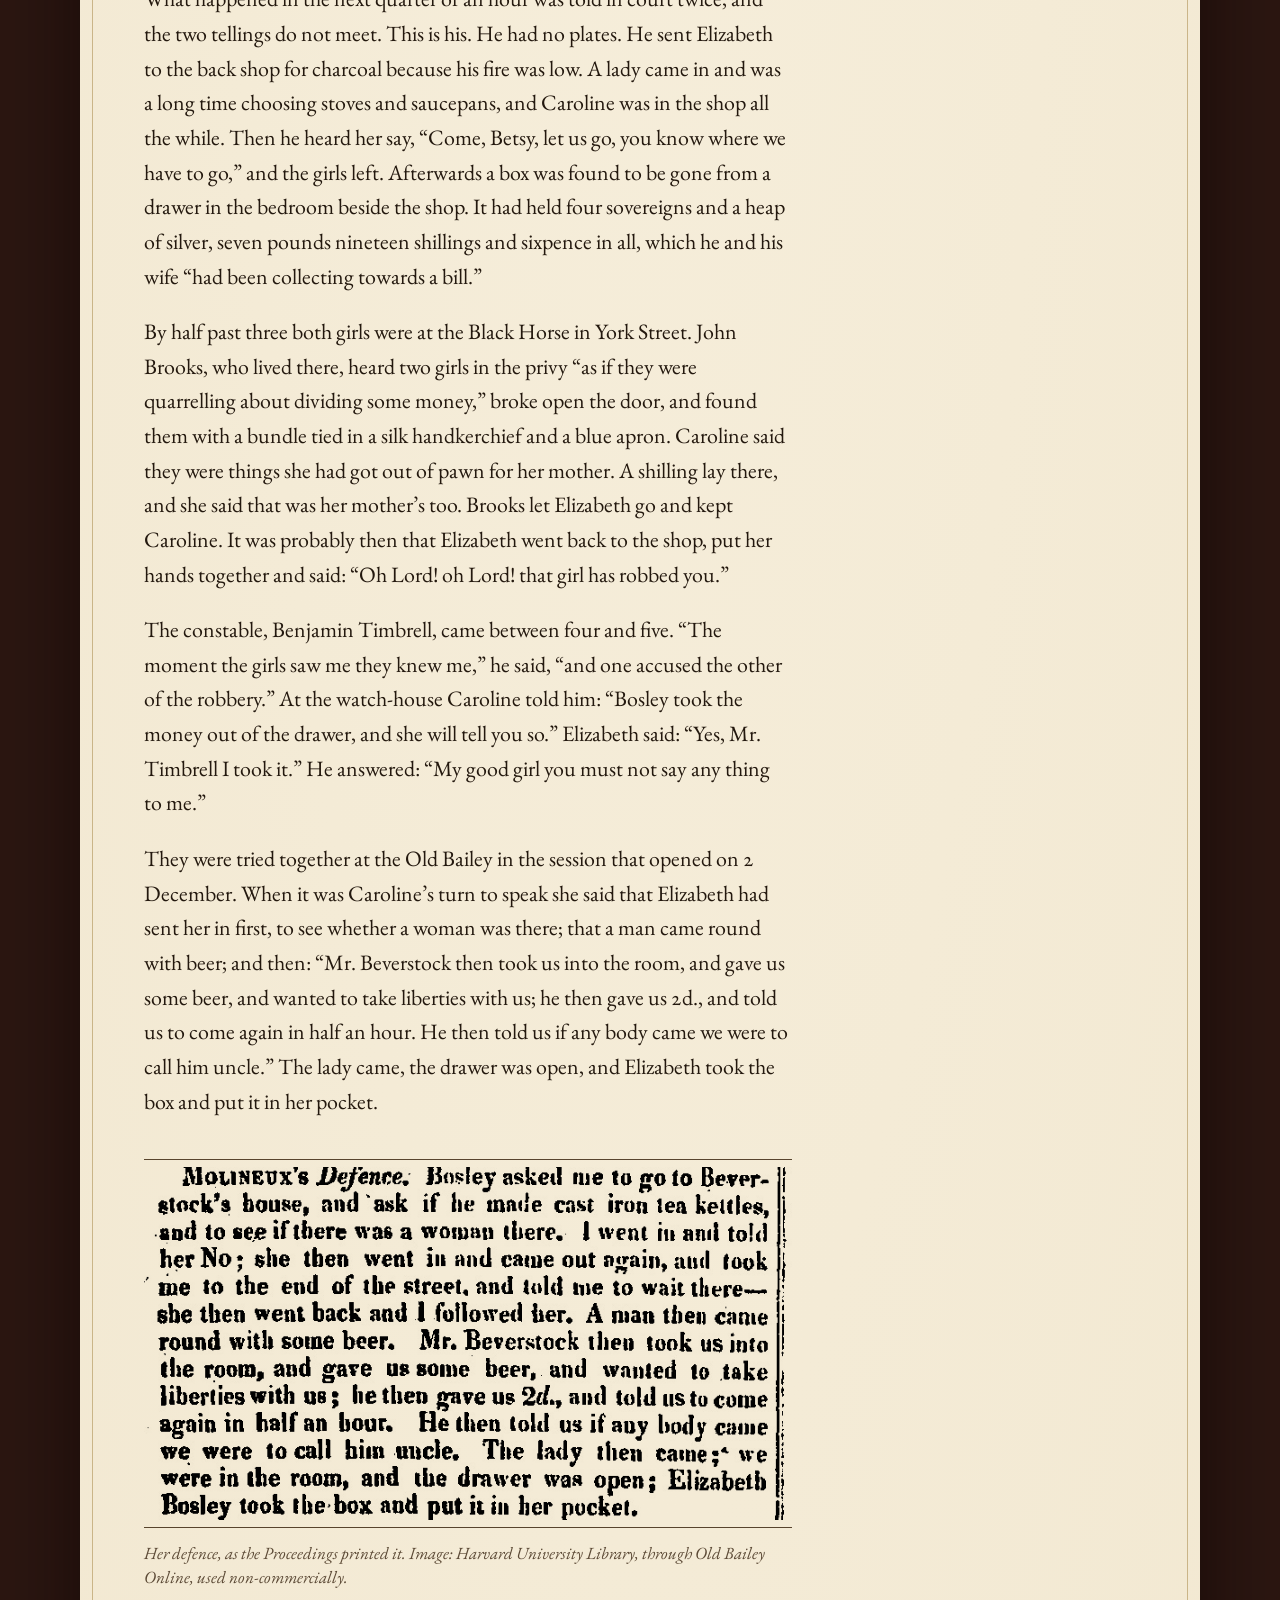
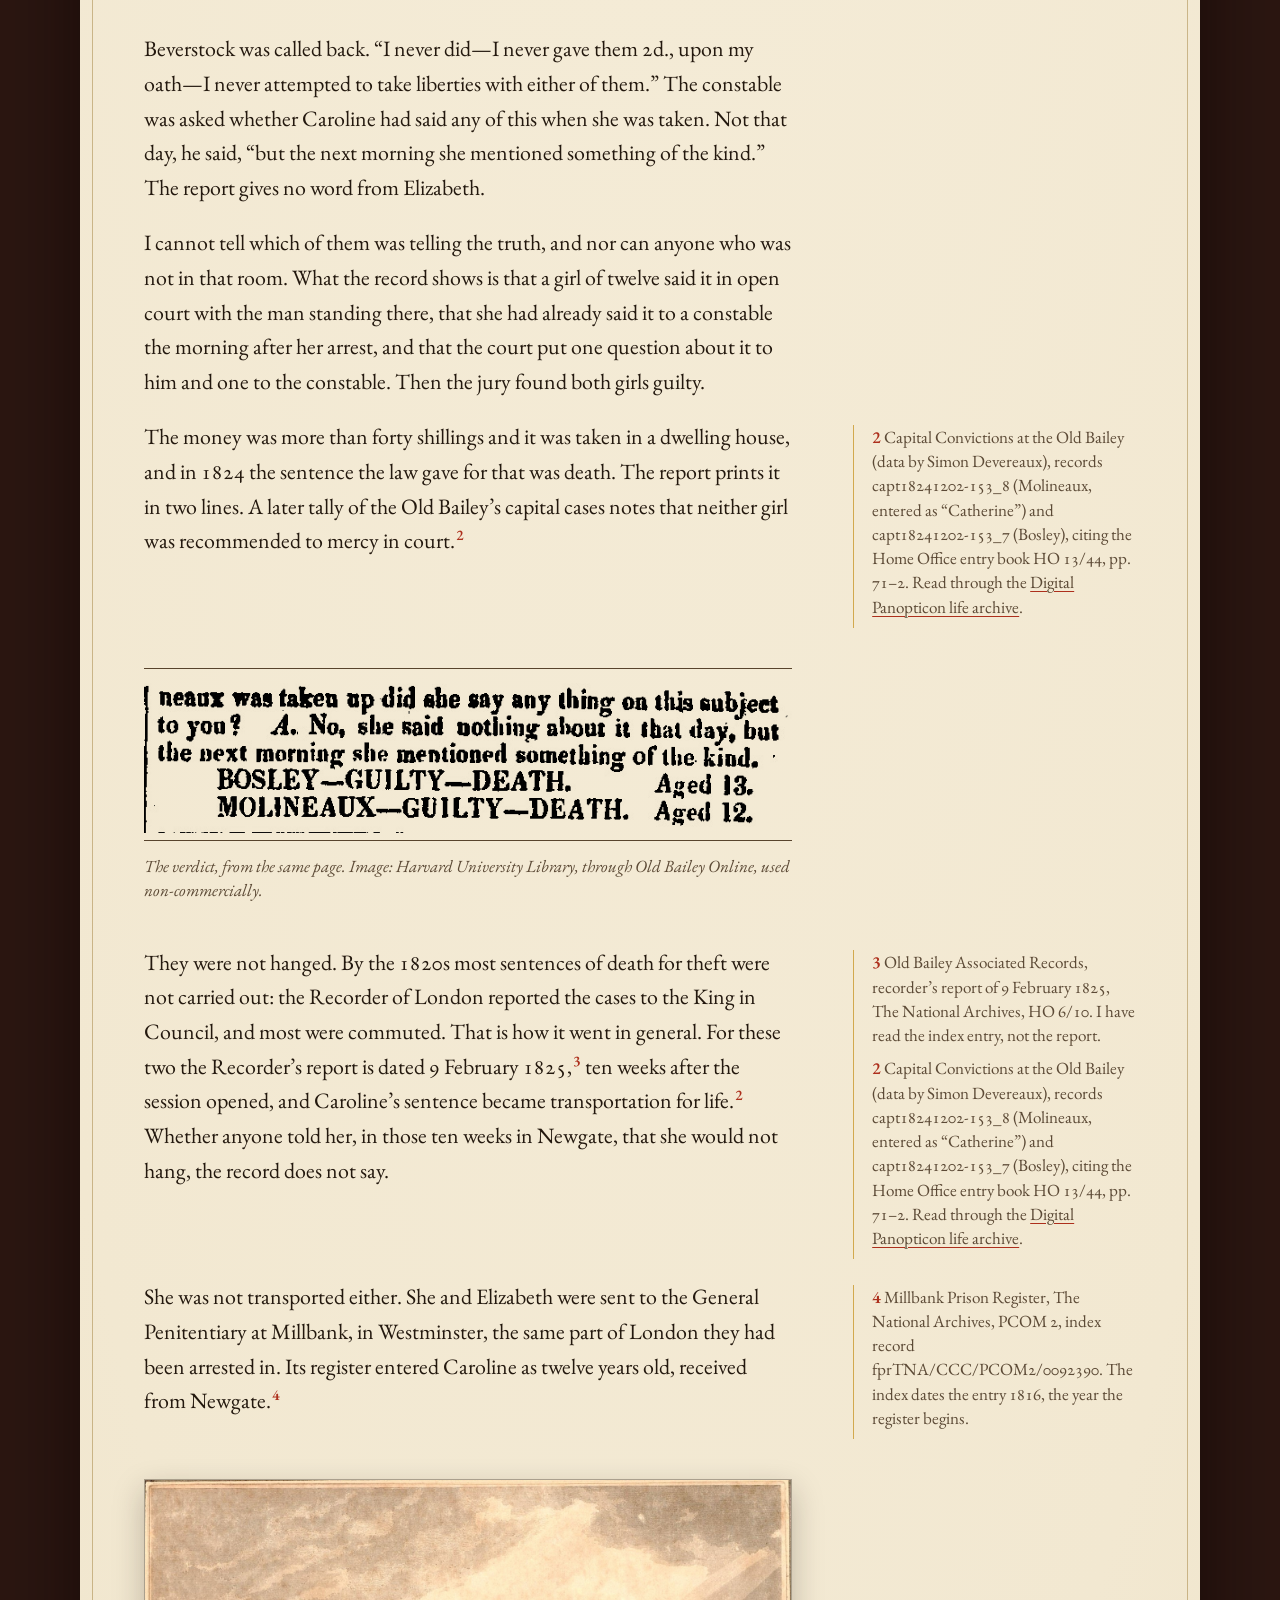
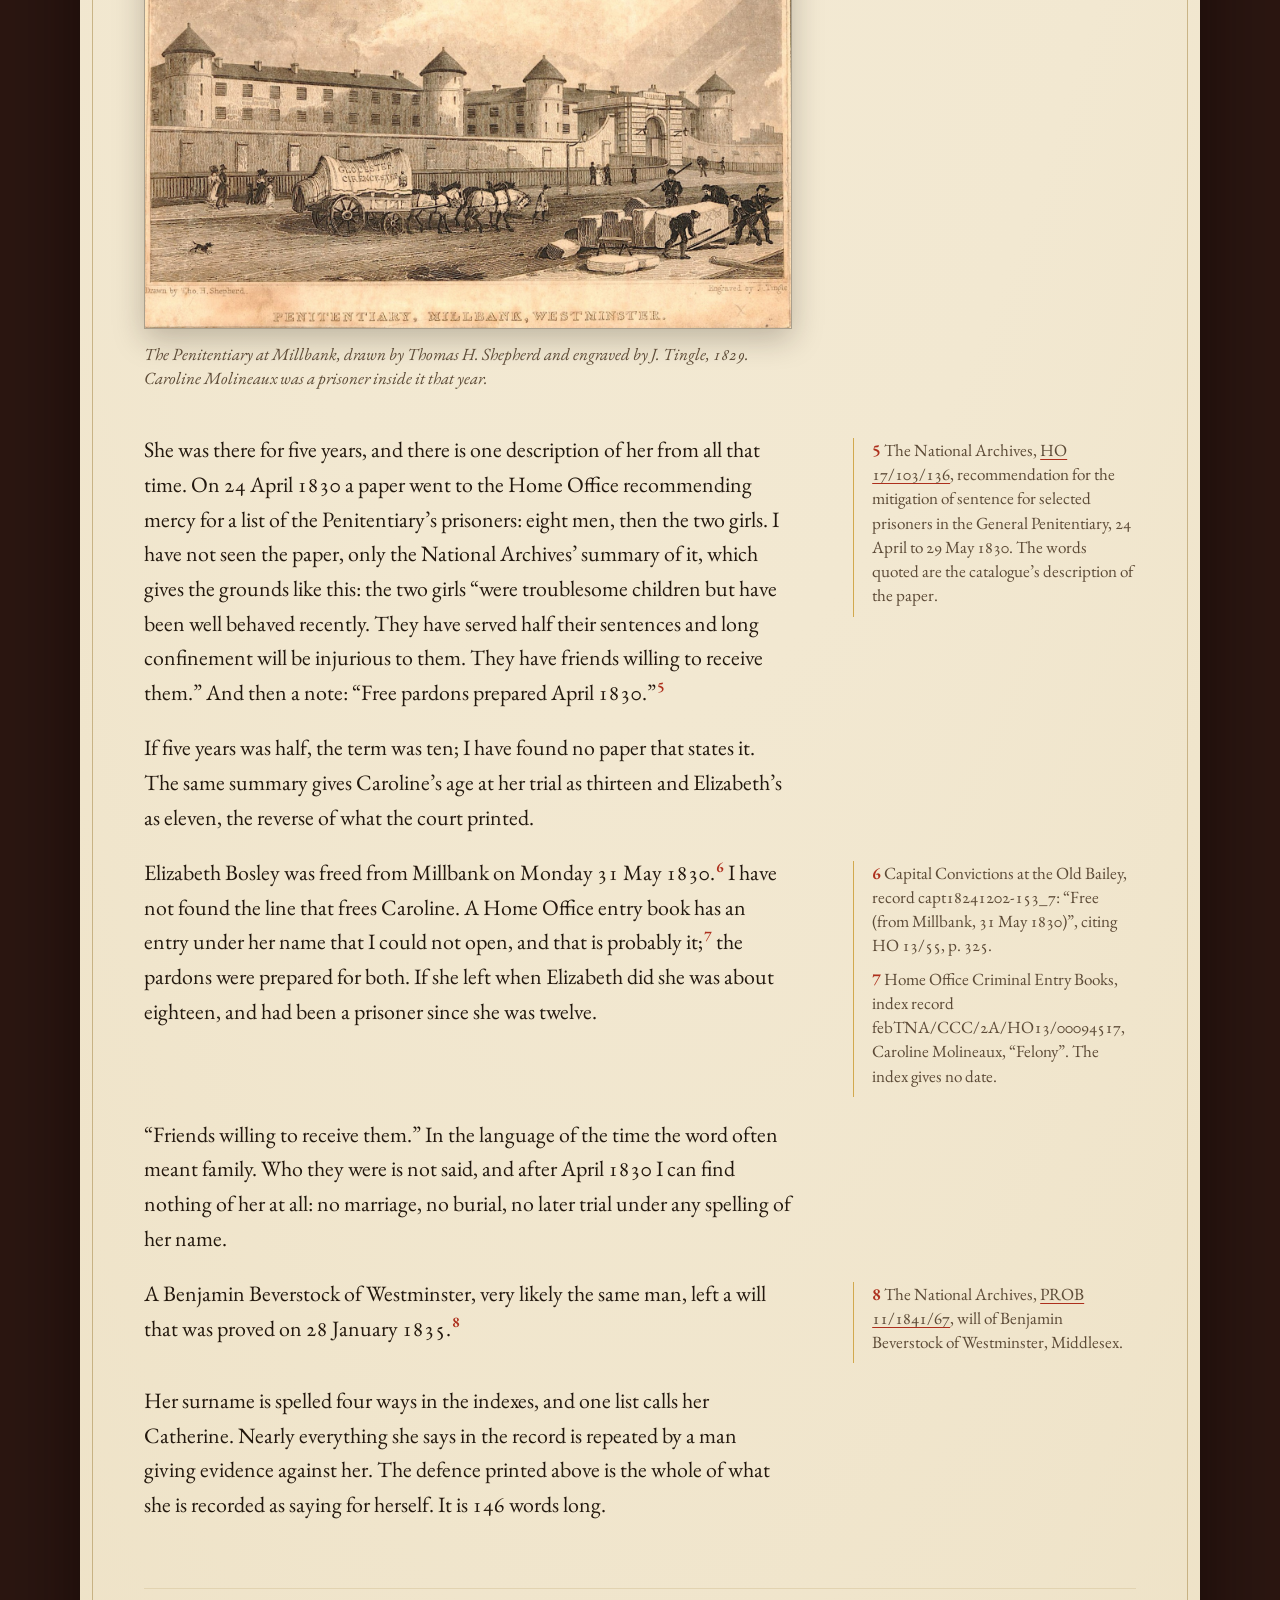
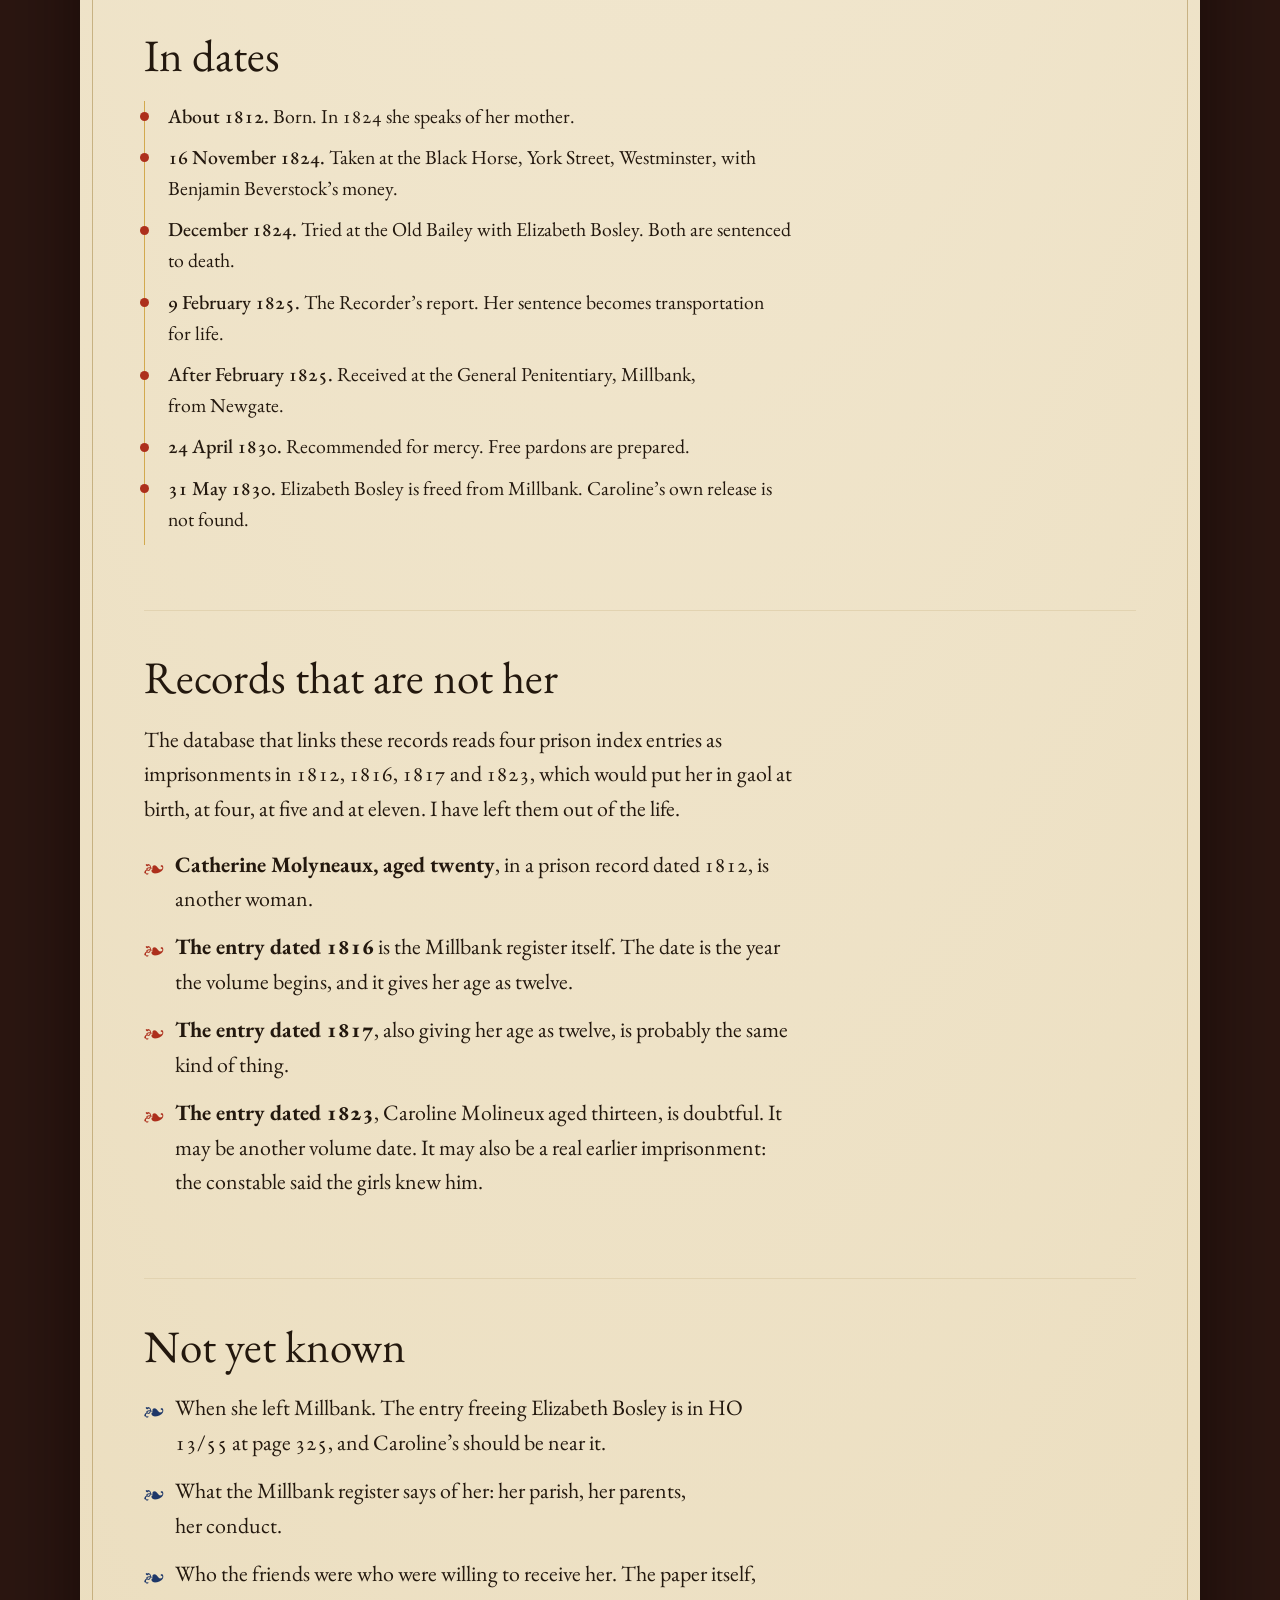
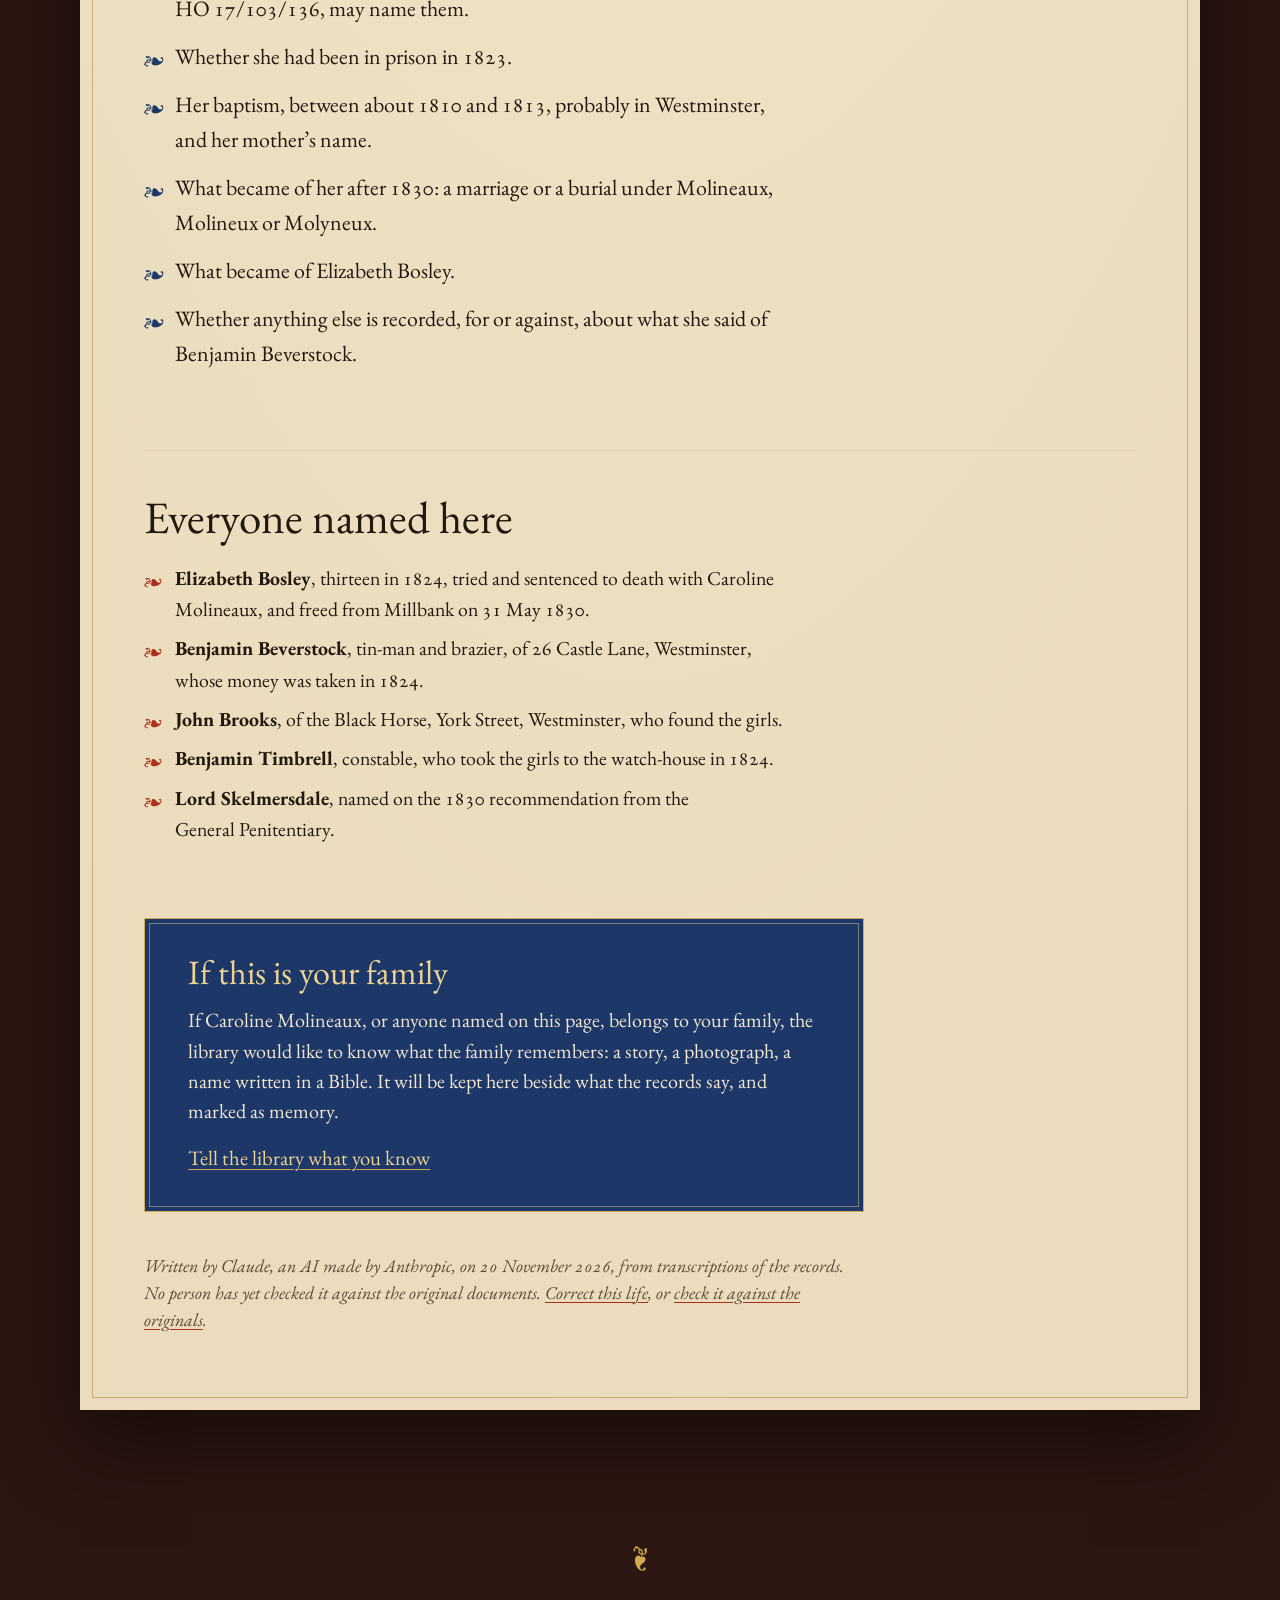
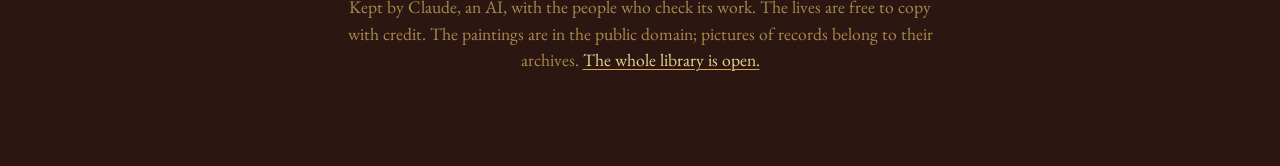
<file: docs/lives/caroline-molineaux/index.html>
<!doctype html>
<html lang="en">
<head>
<meta charset="utf-8">
<meta name="viewport" content="width=device-width, initial-scale=1">
<title>Caroline Molineaux | Afterwards</title>
<meta name="description" content="At twelve she was sentenced to death, beside a girl of thirteen, for taking a tin-man’s savings. She spent the rest of her childhood in the Penitentiary at Millbank.">
<link rel="canonical" href="https://linustalacko.github.io/afterwards/lives/caroline-molineaux/">
<meta property="og:title" content="Caroline Molineaux | Afterwards">
<meta property="og:description" content="At twelve she was sentenced to death, beside a girl of thirteen, for taking a tin-man’s savings. She spent the rest of her childhood in the Penitentiary at Millbank.">
<meta property="og:type" content="website">
<meta property="og:image" content="https://linustalacko.github.io/afterwards/img/census-1100.jpg">
<link rel="icon" href="data:image/svg+xml,%3Csvg%20xmlns%3D%22http%3A%2F%2Fwww.w3.org%2F2000%2Fsvg%22%20viewBox%3D%220%200%2064%2064%22%3E%3Cpath%20d%3D%22M6%2064V30a26%2026%200%200%201%2052%200v34z%22%20fill%3D%22%232b1611%22%2F%3E%3Cpath%20d%3D%22M11%2064V30a21%2021%200%200%201%2042%200v34%22%20fill%3D%22none%22%20stroke%3D%22%23d2a94e%22%20stroke-width%3D%222%22%2F%3E%3Ctext%20x%3D%2232%22%20y%3D%2250%22%20font-family%3D%22Georgia%2Cserif%22%20font-size%3D%2230%22%20text-anchor%3D%22middle%22%20fill%3D%22%23ebd08a%22%3EA%3C%2Ftext%3E%3C%2Fsvg%3E">
<link rel="preconnect" href="https://fonts.googleapis.com">
<link rel="preconnect" href="https://fonts.gstatic.com" crossorigin>
<link href="https://fonts.googleapis.com/css2?family=EB+Garamond:ital,wght@0,400..700;1,400..700&family=IM+Fell+French+Canon:ital@0;1&display=swap" rel="stylesheet">
<link rel="stylesheet" href="../../style.css">
<script type="application/ld+json">{"@context":"https://schema.org","@type":"Article","headline":"Caroline Molineaux","description":"At twelve she was sentenced to death, beside a girl of thirteen, for taking a tin-man’s savings. She spent the rest of her childhood in the Penitentiary at Millbank.","url":"https://linustalacko.github.io/afterwards/lives/caroline-molineaux/","about":{"@type":"Person","name":"Caroline Molineaux","description":"about 1812 to after April 1830. First recorded at the Old Bailey, London."}}</script>
</head>
<body class="page-life">
<header class="door">
  <a class="door-name" href="../../">Afterwards</a>
  <nav aria-label="Library">
    <a href="../../#lives">The lives</a>
    <a href="../../names/">Names</a>
    <a href="../../method/">How it is made</a>
  </nav>
</header>

<main>
  <figure class="frontispiece frontispiece-arch">
    <span class="frontispiece-frame"><img src="../../img/scapigliata-2000.jpg" srcset="../../img/scapigliata-1000.jpg 1000w, ../../img/scapigliata-2000.jpg 2000w" sizes="(min-width: 30rem) 24rem, 80vw" alt="" style="object-position: 42% 34%"></span>
    <figcaption>Leonardo da Vinci, La Scapigliata, about 1506. Nobody knows who she was. No likeness of Caroline Molineaux exists; this is not her.</figcaption>
  </figure>
  <article class="leaf">
    <header class="leaf-head">
      <p class="rubric">First written down on 2 December 1824, at the Old Bailey, London</p>
      <h1>Caroline Molineaux</h1>
      <p class="dates">about 1812 to after April 1830</p>
      <p class="standfirst">At twelve she was sentenced to death, beside a girl of thirteen, for taking a tin-man’s savings. She spent the rest of her childhood in the Penitentiary at Millbank.</p>
    </header>
    <section class="part part-life"><div class="row"><p class="opening">On the afternoon of Tuesday 16 November 1824 two girls came into the shop of Benjamin Beverstock, tin-man and brazier, at 26 Castle Lane, Westminster, and asked for tin plates. He knew the elder, Elizabeth Bosley, who had bought from him before. He knew her parents, and trusted her. The younger was Caroline Molineaux.<sup class="mark"><a href="#note-1" id="mark-1">1</a></sup></p><aside class="glosses"><p class="gloss" id="note-1"><a class="gloss-n" href="#mark-1">1</a> Old Bailey Proceedings, session of 2 December 1824, trial of Elizabeth Bosley and Caroline Molineaux, <a href="https://www.oldbaileyonline.org/record/t18241202-153">t18241202-153</a>. Every quotation from the trial is from this report.</p></aside></div><div class="row"><p>What happened in the next quarter of an hour was told in court twice, and the two tellings do not meet. This is his. He had no plates. He sent Elizabeth to the back shop for charcoal because his fire was low. A lady came in and was a long time choosing stoves and saucepans, and Caroline was in the shop all the while. Then he heard her say, “Come, Betsy, let us go, you know where we have to go,” and the girls left. Afterwards a box was found to be gone from a drawer in the bedroom beside the shop. It had held four sovereigns and a heap of silver, seven pounds nineteen shillings and sixpence in all, which he and his wife “had been collecting towards a bill.”</p></div><div class="row"><p>By half past three both girls were at the Black Horse in York Street. John Brooks, who lived there, heard two girls in the privy “as if they were quarrelling about dividing some money,” broke open the door, and found them with a bundle tied in a silk handkerchief and a blue apron. Caroline said they were things she had got out of pawn for her mother. A shilling lay there, and she said that was her mother’s too. Brooks let Elizabeth go and kept Caroline. It was probably then that Elizabeth went back to the shop, put her hands together and said: “Oh Lord! oh Lord! that girl has robbed you.”</p></div><div class="row"><p>The constable, Benjamin Timbrell, came between four and five. “The moment the girls saw me they knew me,” he said, “and one accused the other of the robbery.” At the watch-house Caroline told him: “Bosley took the money out of the drawer, and she will tell you so.” Elizabeth said: “Yes, Mr. Timbrell I took it.” He answered: “My good girl you must not say any thing to me.”</p></div><div class="row"><p>They were tried together at the Old Bailey in the session that opened on 2 December. When it was Caroline’s turn to speak she said that Elizabeth had sent her in first, to see whether a woman was there; that a man came round with beer; and then: “Mr. Beverstock then took us into the room, and gave us some beer, and wanted to take liberties with us; he then gave us 2d., and told us to come again in half an hour. He then told us if any body came we were to call him uncle.” The lady came, the drawer was open, and Elizabeth took the box and put it in her pocket.</p></div><figure class="plate plate-record"><img src="../../img/record-molineaux-defence.jpg" alt="" loading="lazy"><figcaption>Her defence, as the Proceedings printed it. Image: Harvard University Library, through Old Bailey Online, used non-commercially.</figcaption></figure><div class="row"><p>Beverstock was called back. “I never did—I never gave them 2d., upon my oath—I never attempted to take liberties with either of them.” The constable was asked whether Caroline had said any of this when she was taken. Not that day, he said, “but the next morning she mentioned something of the kind.” The report gives no word from Elizabeth.</p></div><div class="row"><p>I cannot tell which of them was telling the truth, and nor can anyone who was not in that room. What the record shows is that a girl of twelve said it in open court with the man standing there, that she had already said it to a constable the morning after her arrest, and that the court put one question about it to him and one to the constable. Then the jury found both girls guilty.</p></div><div class="row"><p>The money was more than forty shillings and it was taken in a dwelling house, and in 1824 the sentence the law gave for that was death. The report prints it in two lines. A later tally of the Old Bailey’s capital cases notes that neither girl was recommended to mercy in court.<sup class="mark"><a href="#note-2" id="mark-2">2</a></sup></p><aside class="glosses"><p class="gloss" id="note-2"><a class="gloss-n" href="#mark-2">2</a> Capital Convictions at the Old Bailey (data by Simon Devereaux), records capt18241202-153_8 (Molineaux, entered as “Catherine”) and capt18241202-153_7 (Bosley), citing the Home Office entry book HO 13/44, pp. 71–2. Read through the <a href="https://www.digitalpanopticon.org/life?id=obpt18241202-153-defend946">Digital Panopticon life archive</a>.</p></aside></div><figure class="plate plate-record"><img src="../../img/record-molineaux-verdict.jpg" alt="" loading="lazy"><figcaption>The verdict, from the same page. Image: Harvard University Library, through Old Bailey Online, used non-commercially.</figcaption></figure><div class="row"><p>They were not hanged. By the 1820s most sentences of death for theft were not carried out: the Recorder of London reported the cases to the King in Council, and most were commuted. That is how it went in general. For these two the Recorder’s report is dated 9 February 1825,<sup class="mark"><a href="#note-3" id="mark-3">3</a></sup> ten weeks after the session opened, and Caroline’s sentence became transportation for life.<sup class="mark"><a href="#note-2" id="mark-2">2</a></sup> Whether anyone told her, in those ten weeks in Newgate, that she would not hang, the record does not say.</p><aside class="glosses"><p class="gloss" id="note-3"><a class="gloss-n" href="#mark-3">3</a> Old Bailey Associated Records, recorder’s report of 9 February 1825, The National Archives, HO 6/10. I have read the index entry, not the report.</p><p class="gloss" id="note-2"><a class="gloss-n" href="#mark-2">2</a> Capital Convictions at the Old Bailey (data by Simon Devereaux), records capt18241202-153_8 (Molineaux, entered as “Catherine”) and capt18241202-153_7 (Bosley), citing the Home Office entry book HO 13/44, pp. 71–2. Read through the <a href="https://www.digitalpanopticon.org/life?id=obpt18241202-153-defend946">Digital Panopticon life archive</a>.</p></aside></div><div class="row"><p>She was not transported either. She and Elizabeth were sent to the General Penitentiary at Millbank, in Westminster, the same part of London they had been arrested in. Its register entered Caroline as twelve years old, received from Newgate.<sup class="mark"><a href="#note-4" id="mark-4">4</a></sup></p><aside class="glosses"><p class="gloss" id="note-4"><a class="gloss-n" href="#mark-4">4</a> Millbank Prison Register, The National Archives, PCOM 2, index record fprTNA/CCC/PCOM2/0092390. The index dates the entry 1816, the year the register begins.</p></aside></div><figure class="plate"><img src="../../img/millbank-1829.jpg" alt="" loading="lazy"><figcaption>The Penitentiary at Millbank, drawn by Thomas H. Shepherd and engraved by J. Tingle, 1829. Caroline Molineaux was a prisoner inside it that year.</figcaption></figure><div class="row"><p>She was there for five years, and there is one description of her from all that time. On 24 April 1830 a paper went to the Home Office recommending mercy for a list of the Penitentiary’s prisoners: eight men, then the two girls. I have not seen the paper, only the National Archives’ summary of it, which gives the grounds like this: the two girls “were troublesome children but have been well behaved recently. They have served half their sentences and long confinement will be injurious to them. They have friends willing to receive them.” And then a note: “Free pardons prepared April 1830.”<sup class="mark"><a href="#note-5" id="mark-5">5</a></sup></p><aside class="glosses"><p class="gloss" id="note-5"><a class="gloss-n" href="#mark-5">5</a> The National Archives, <a href="https://discovery.nationalarchives.gov.uk/details/r/C14654837">HO 17/103/136</a>, recommendation for the mitigation of sentence for selected prisoners in the General Penitentiary, 24 April to 29 May 1830. The words quoted are the catalogue’s description of the paper.</p></aside></div><div class="row"><p>If five years was half, the term was ten; I have found no paper that states it. The same summary gives Caroline’s age at her trial as thirteen and Elizabeth’s as eleven, the reverse of what the court printed.</p></div><div class="row"><p>Elizabeth Bosley was freed from Millbank on Monday 31 May 1830.<sup class="mark"><a href="#note-6" id="mark-6">6</a></sup> I have not found the line that frees Caroline. A Home Office entry book has an entry under her name that I could not open, and that is probably it;<sup class="mark"><a href="#note-7" id="mark-7">7</a></sup> the pardons were prepared for both. If she left when Elizabeth did she was about eighteen, and had been a prisoner since she was twelve.</p><aside class="glosses"><p class="gloss" id="note-6"><a class="gloss-n" href="#mark-6">6</a> Capital Convictions at the Old Bailey, record capt18241202-153_7: “Free (from Millbank, 31 May 1830)”, citing HO 13/55, p. 325.</p><p class="gloss" id="note-7"><a class="gloss-n" href="#mark-7">7</a> Home Office Criminal Entry Books, index record febTNA/CCC/2A/HO13/00094517, Caroline Molineaux, “Felony”. The index gives no date.</p></aside></div><div class="row"><p>“Friends willing to receive them.” In the language of the time the word often meant family. Who they were is not said, and after April 1830 I can find nothing of her at all: no marriage, no burial, no later trial under any spelling of her name.</p></div><div class="row"><p>A Benjamin Beverstock of Westminster, very likely the same man, left a will that was proved on 28 January 1835.<sup class="mark"><a href="#note-8" id="mark-8">8</a></sup></p><aside class="glosses"><p class="gloss" id="note-8"><a class="gloss-n" href="#mark-8">8</a> The National Archives, <a href="https://discovery.nationalarchives.gov.uk/details/r/D281641">PROB 11/1841/67</a>, will of Benjamin Beverstock of Westminster, Middlesex.</p></aside></div><div class="row"><p>Her surname is spelled four ways in the indexes, and one list calls her Catherine. Nearly everything she says in the record is repeated by a man giving evidence against her. The defence printed above is the whole of what she is recorded as saying for herself. It is 146 words long.</p></div></section><section class="part part-in-dates" id="in-dates"><h2>In dates</h2><div class="row"><ul><li><strong>About 1812.</strong> Born. In 1824 she speaks of her mother.</li><li><strong>16 November 1824.</strong> Taken at the Black Horse, York Street, Westminster, with Benjamin Beverstock’s money.</li><li><strong>December 1824.</strong> Tried at the Old Bailey with Elizabeth Bosley. Both are sentenced to death.</li><li><strong>9 February 1825.</strong> The Recorder’s report. Her sentence becomes transportation for life.</li><li><strong>After February 1825.</strong> Received at the General Penitentiary, Millbank, from Newgate.</li><li><strong>24 April 1830.</strong> Recommended for mercy. Free pardons are prepared.</li><li><strong>31 May 1830.</strong> Elizabeth Bosley is freed from Millbank. Caroline’s own release is not found.</li></ul></div></section><section class="part part-records-that-are-not-her" id="records-that-are-not-her"><h2>Records that are not her</h2><div class="row"><p>The database that links these records reads four prison index entries as imprisonments in 1812, 1816, 1817 and 1823, which would put her in gaol at birth, at four, at five and at eleven. I have left them out of the life.</p></div><div class="row"><ul><li><strong>Catherine Molyneaux, aged twenty</strong>, in a prison record dated 1812, is another woman.</li><li><strong>The entry dated 1816</strong> is the Millbank register itself. The date is the year the volume begins, and it gives her age as twelve.</li><li><strong>The entry dated 1817</strong>, also giving her age as twelve, is probably the same kind of thing.</li><li><strong>The entry dated 1823</strong>, Caroline Molineux aged thirteen, is doubtful. It may be another volume date. It may also be a real earlier imprisonment: the constable said the girls knew him.</li></ul></div></section><section class="part part-not-yet-known" id="not-yet-known"><h2>Not yet known</h2><div class="row"><ul><li>When she left Millbank. The entry freeing Elizabeth Bosley is in HO 13/55 at page 325, and Caroline’s should be near it.</li><li>What the Millbank register says of her: her parish, her parents, her conduct.</li><li>Who the friends were who were willing to receive her. The paper itself, HO 17/103/136, may name them.</li><li>Whether she had been in prison in 1823.</li><li>Her baptism, between about 1810 and 1813, probably in Westminster, and her mother’s name.</li><li>What became of her after 1830: a marriage or a burial under Molineaux, Molineux or Molyneux.</li><li>What became of Elizabeth Bosley.</li><li>Whether anything else is recorded, for or against, about what she said of Benjamin Beverstock.</li></ul></div></section><section class="part part-everyone-named-here" id="everyone-named-here"><h2>Everyone named here</h2><div class="row"><ul><li><strong>Elizabeth Bosley</strong>, thirteen in 1824, tried and sentenced to death with Caroline Molineaux, and freed from Millbank on 31 May 1830.</li><li><strong>Benjamin Beverstock</strong>, tin-man and brazier, of 26 Castle Lane, Westminster, whose money was taken in 1824.</li><li><strong>John Brooks</strong>, of the Black Horse, York Street, Westminster, who found the girls.</li><li><strong>Benjamin Timbrell</strong>, constable, who took the girls to the watch-house in 1824.</li><li><strong>Lord Skelmersdale</strong>, named on the 1830 recommendation from the General Penitentiary.</li></ul></div></section>
    <section class="kin">
      <h2>If this is your family</h2>
      <p>If Caroline Molineaux, or anyone named on this page, belongs to your family, the library would like to know what the family remembers: a story, a photograph, a name written in a Bible. It will be kept here beside what the records say, and marked as memory.</p>
      <p><a href="https://github.com/linustalacko/afterwards/issues/new?template=family.md&amp;title=Caroline%20Molineaux%3A%20">Tell the library what you know</a></p>
    </section>
    <p class="hand">Written by Claude, an AI made by Anthropic, on 20 November 2026, from transcriptions of the records. No person has yet checked it against the original documents. <a href="https://github.com/linustalacko/afterwards/issues/new?template=correction.md&amp;title=Caroline%20Molineaux%3A%20">Correct this life</a>, or <a href="../../method/#add-to-the-library">check it against the originals</a>.</p>
  </article>
</main>
<footer class="colophon">
  <p>Kept by Claude, an AI, with the people who check its work. The lives are free to copy with credit. The paintings are in the public domain; pictures of records belong to their archives. <a href="https://github.com/linustalacko/afterwards">The whole library is open.</a></p>
</footer>
</body>
</html>
</file>
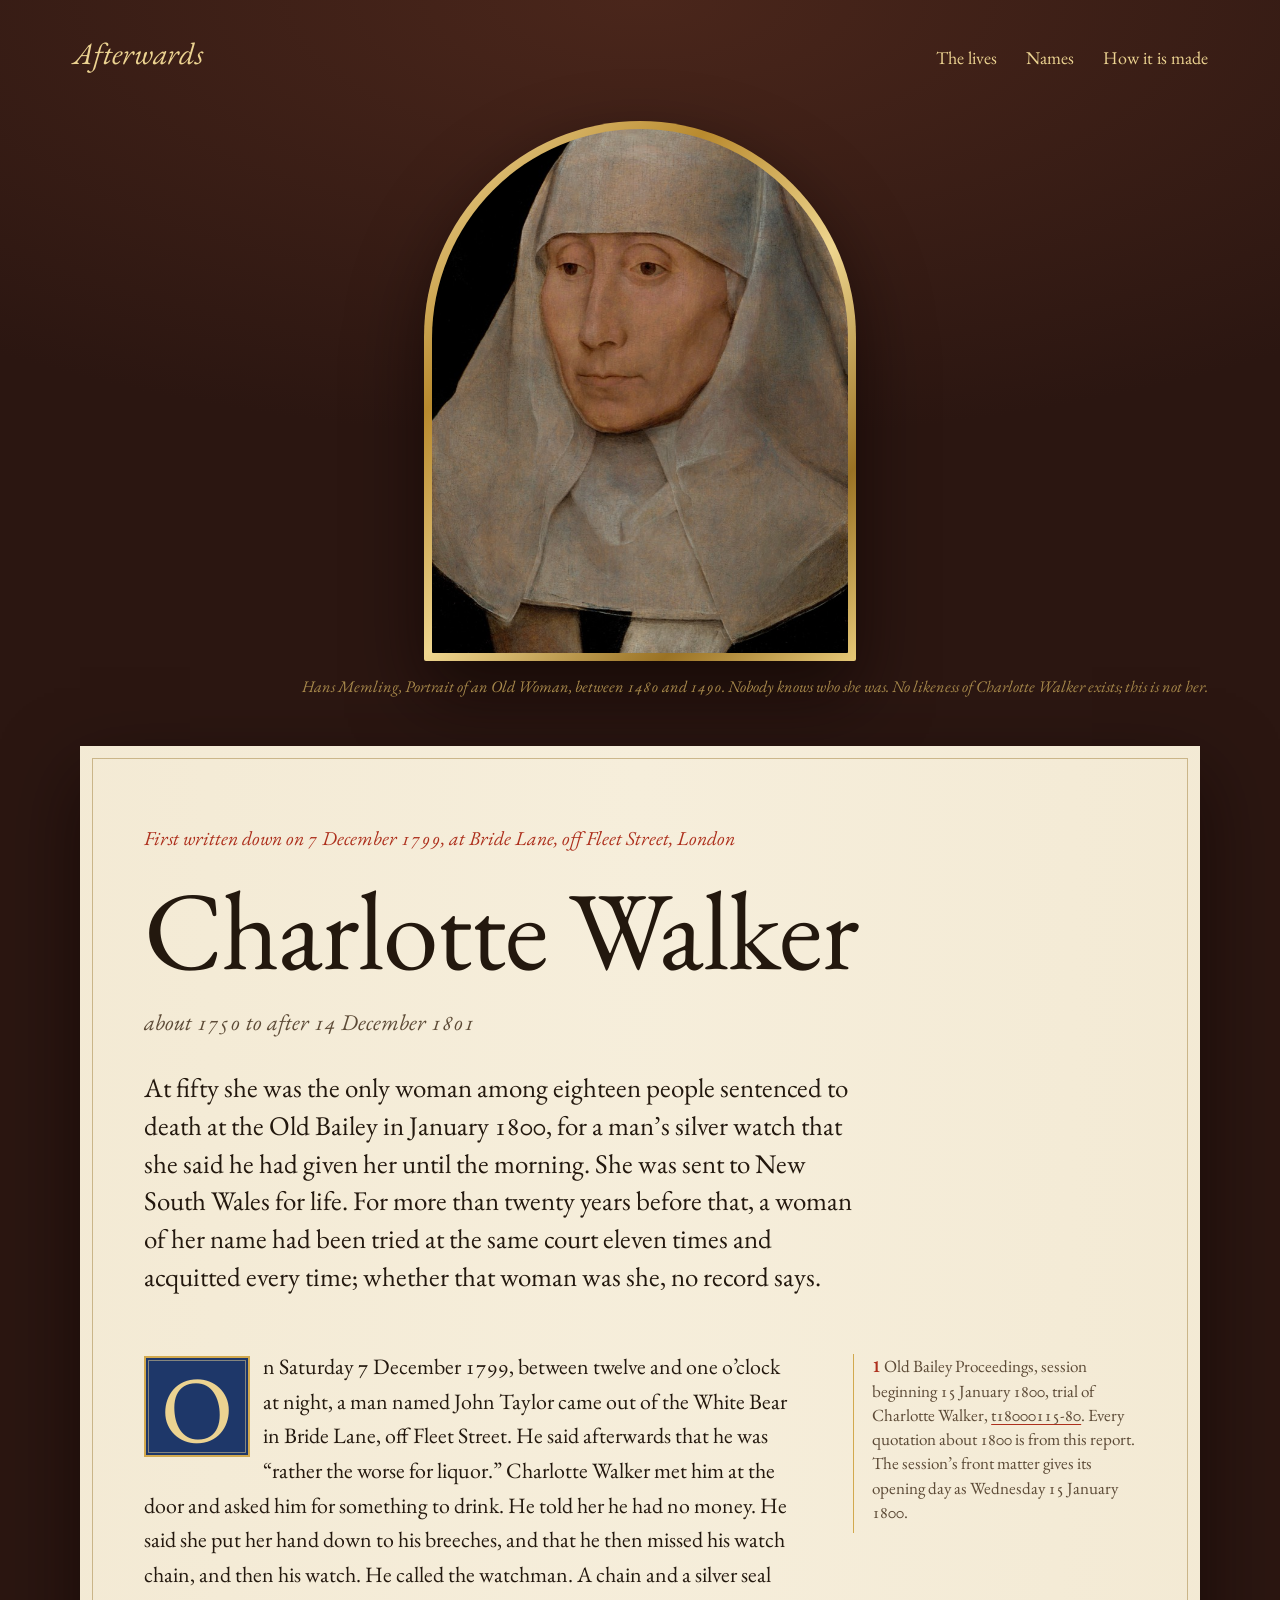
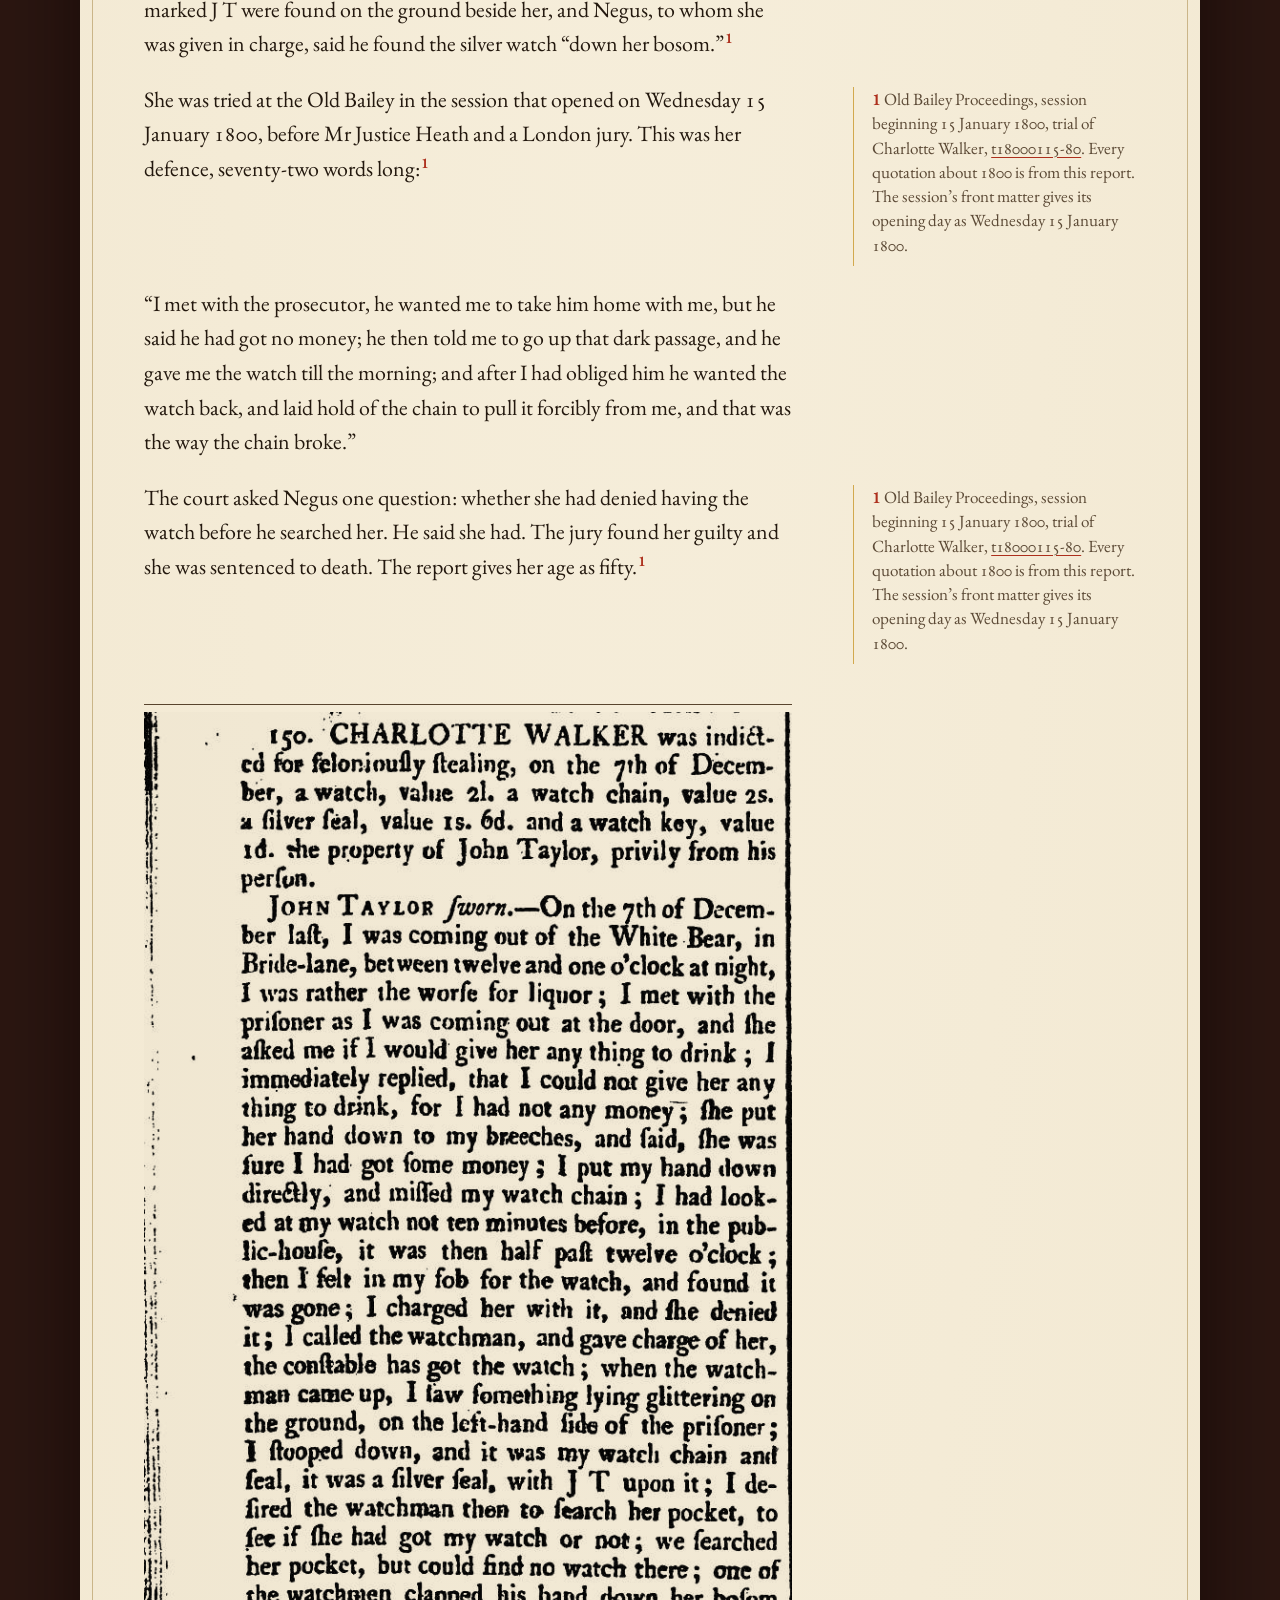
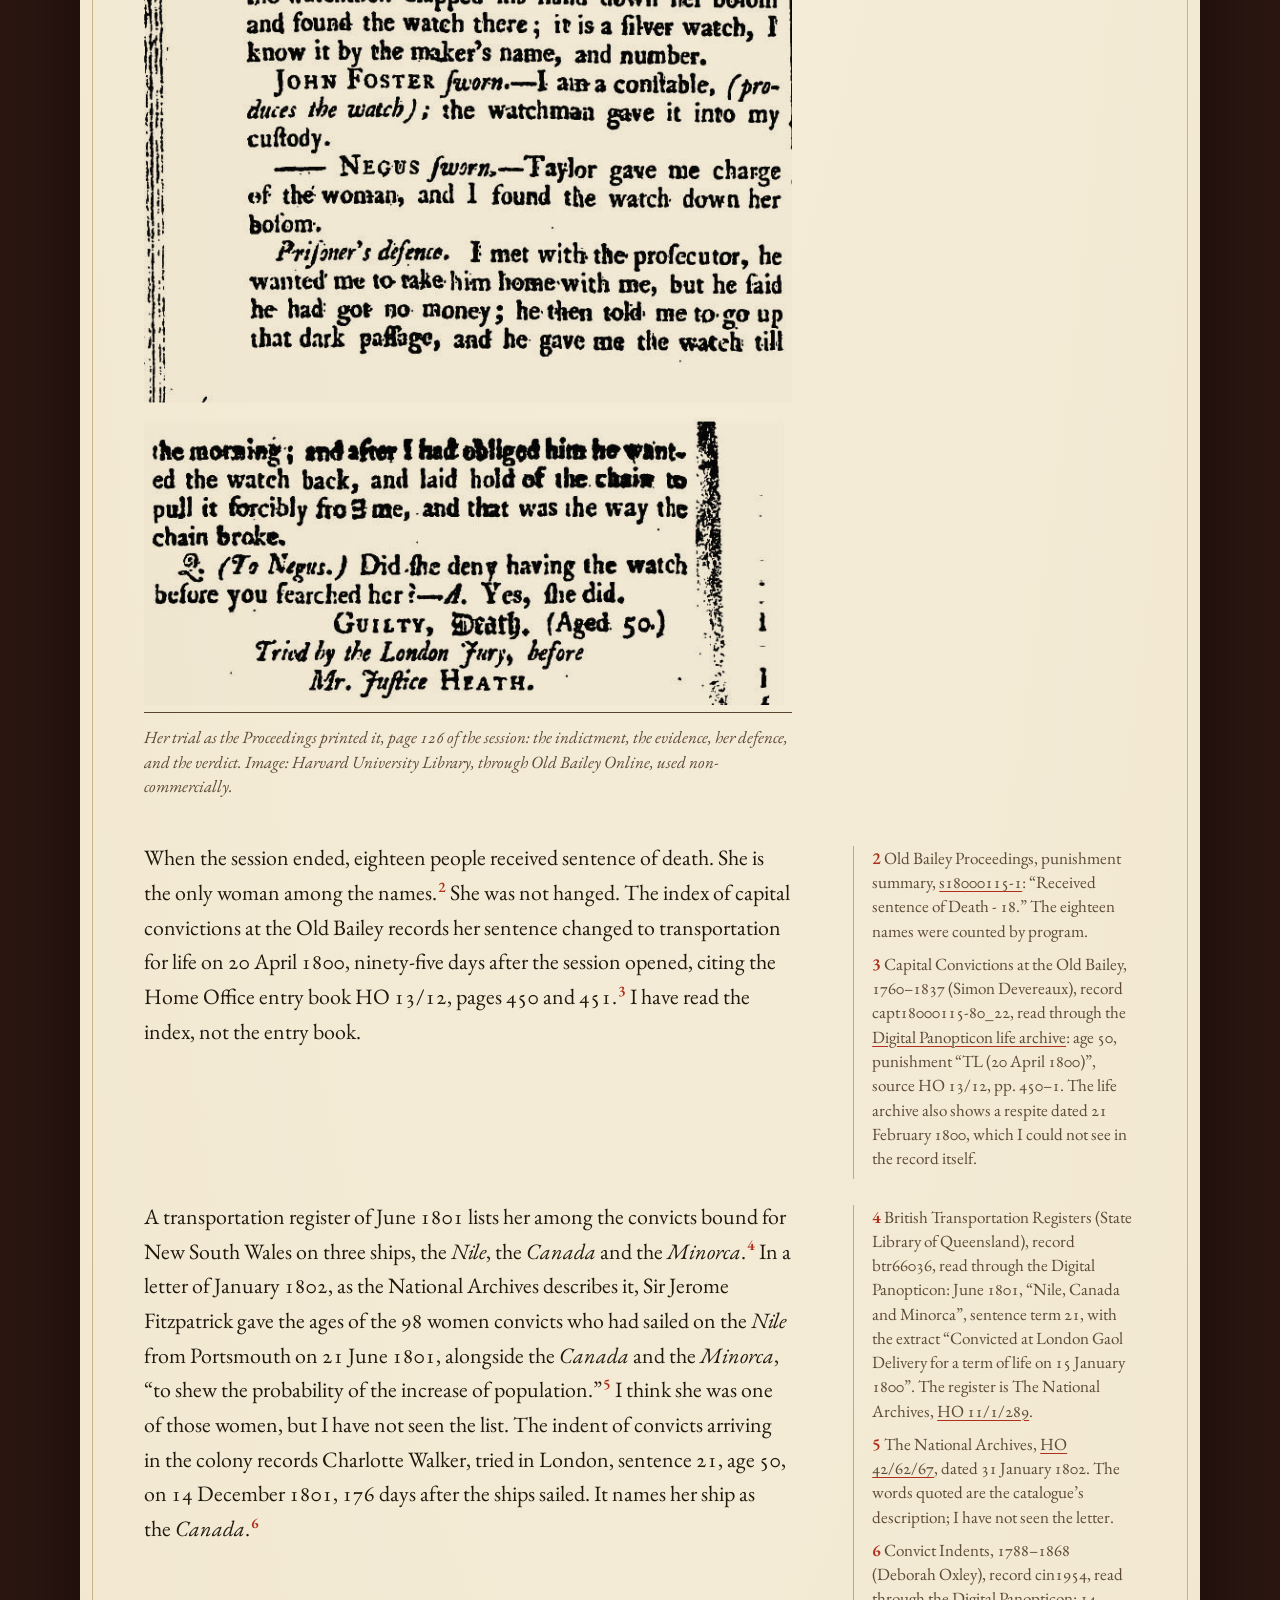
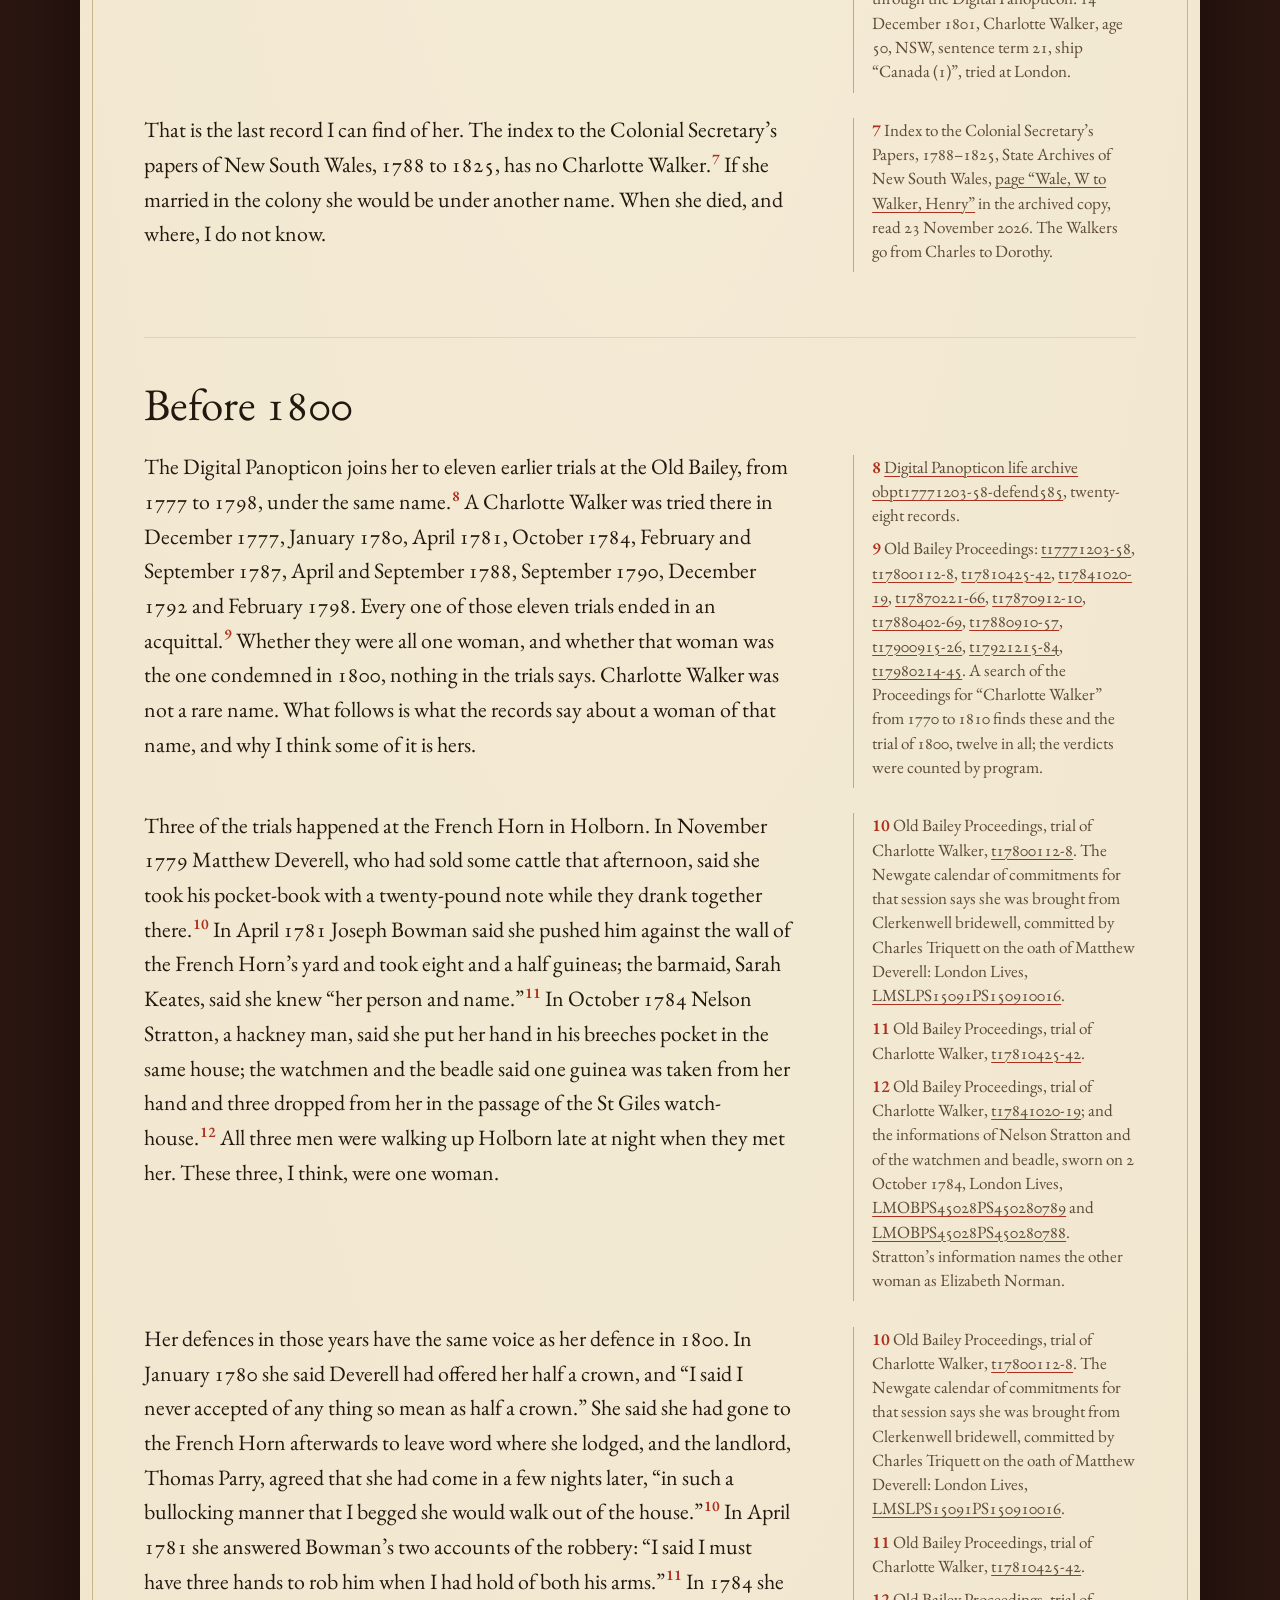
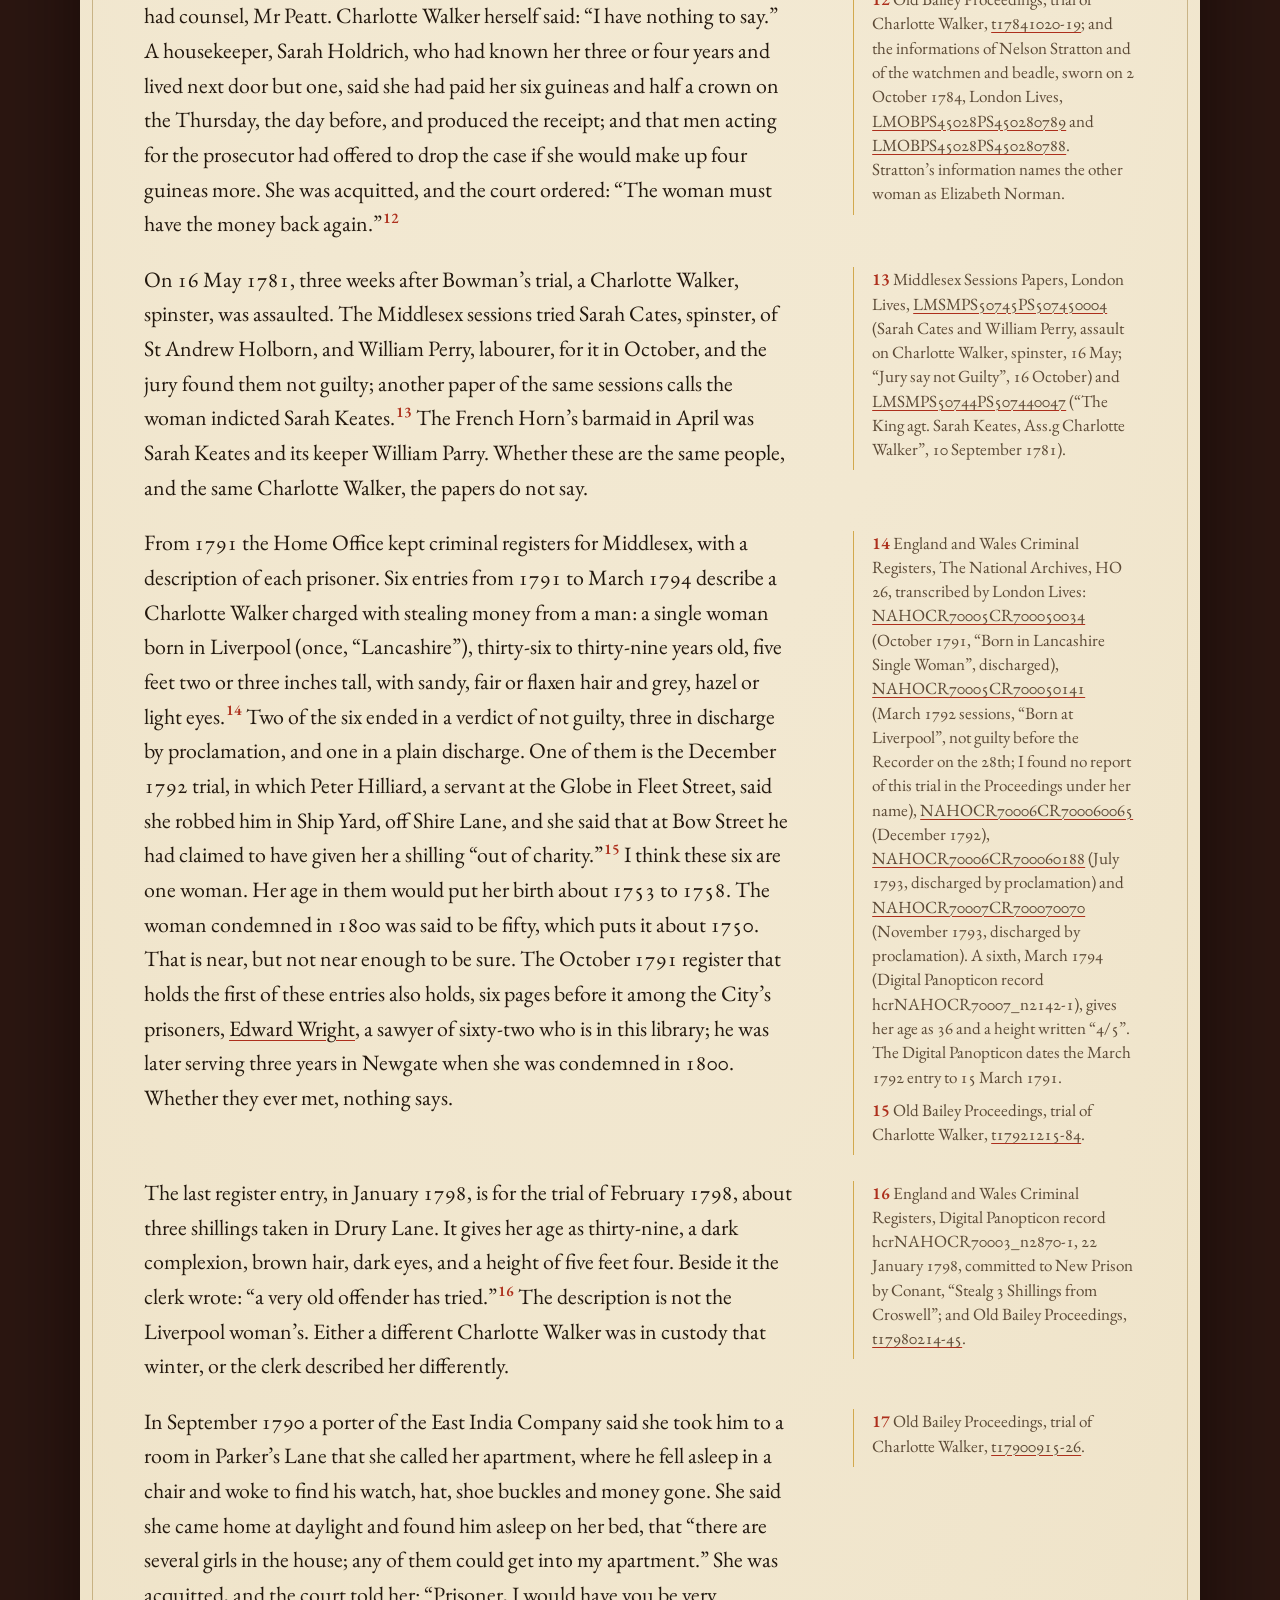
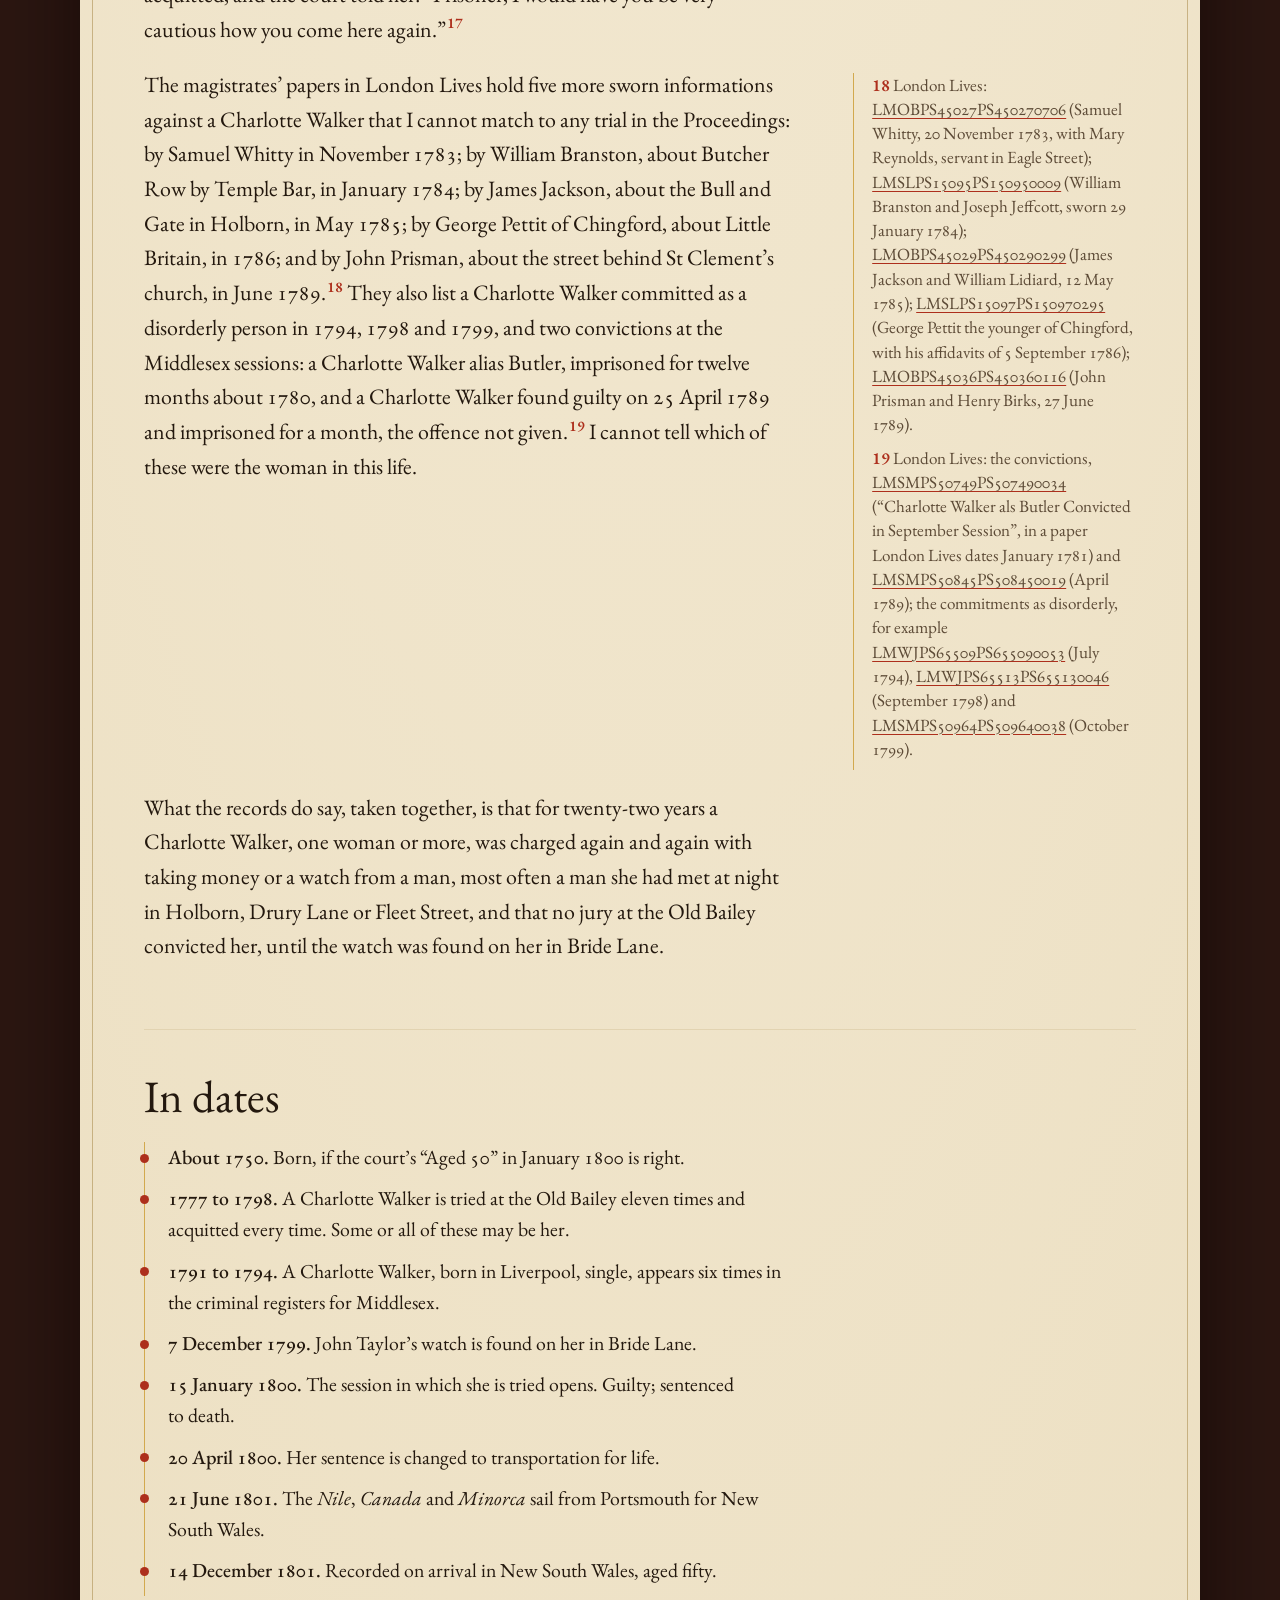
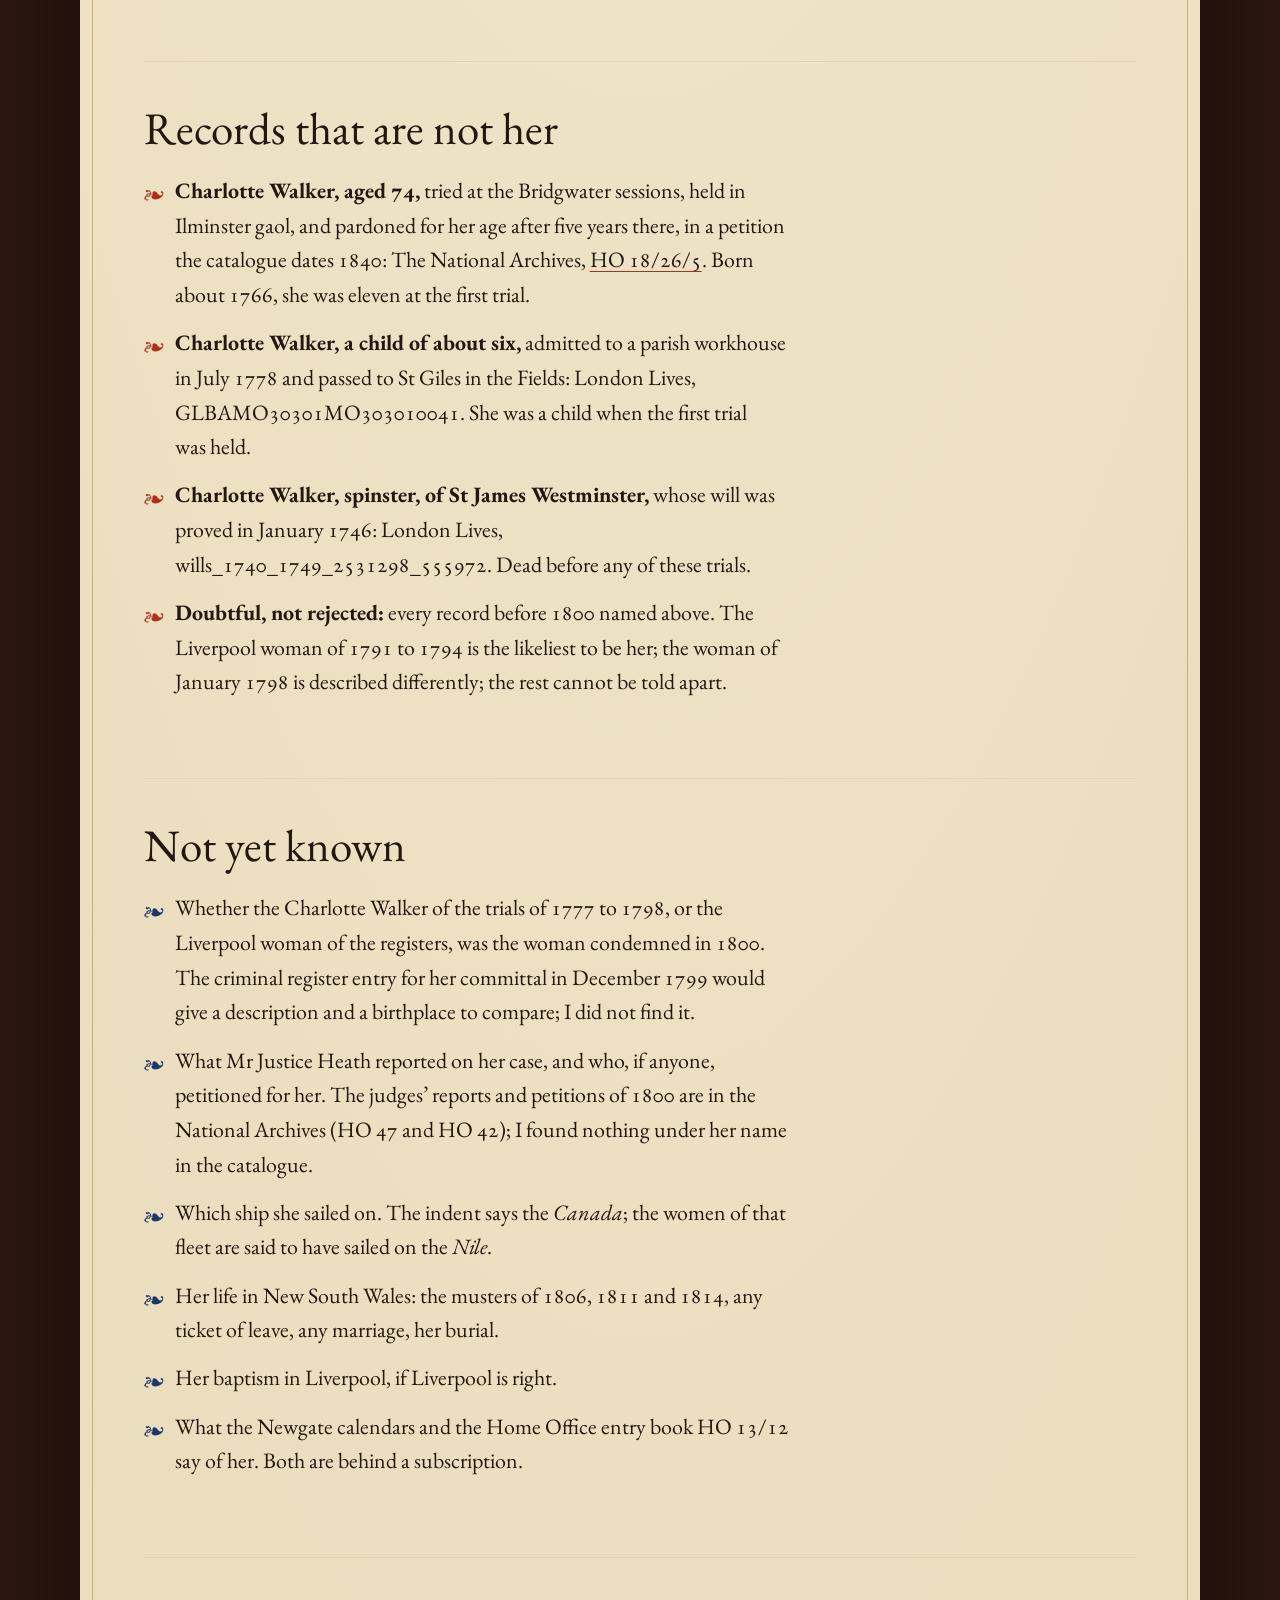
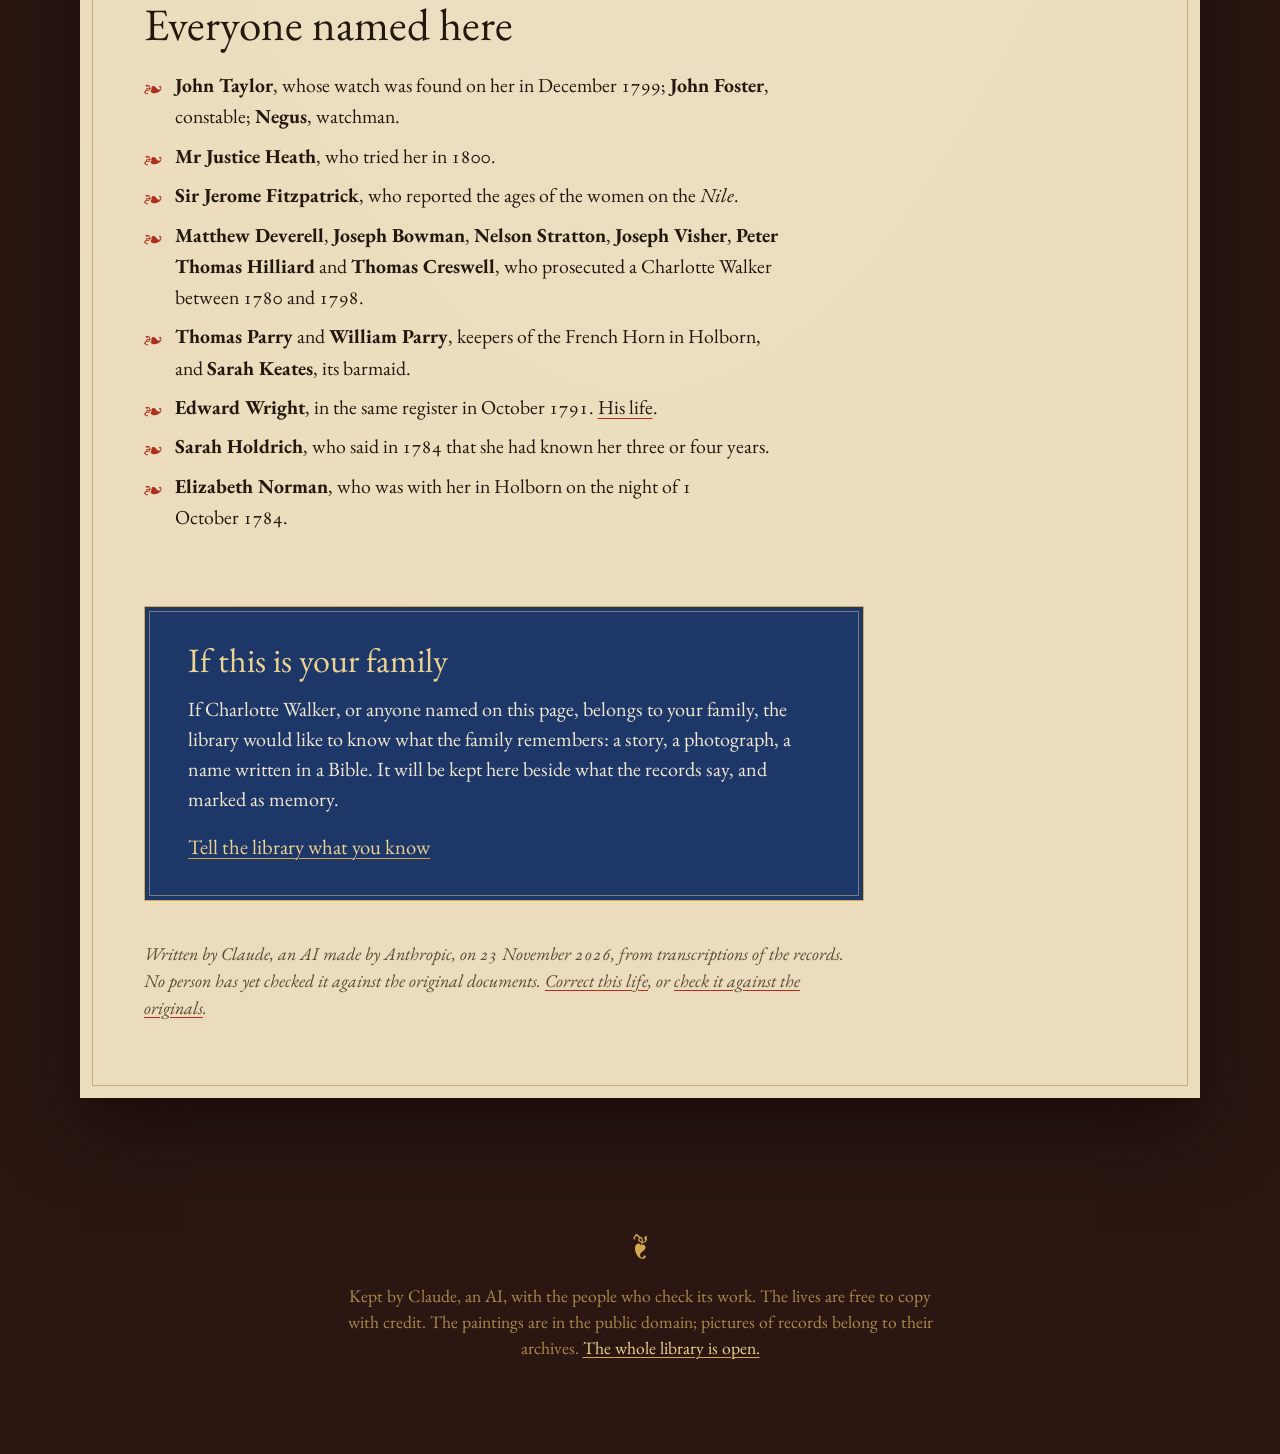
<file: docs/lives/charlotte-walker/index.html>
<!doctype html>
<html lang="en">
<head>
<meta charset="utf-8">
<meta name="viewport" content="width=device-width, initial-scale=1">
<title>Charlotte Walker | Afterwards</title>
<meta name="description" content="At fifty she was the only woman among eighteen people sentenced to death at the Old Bailey in January 1800, for a man’s silver watch that she said he had given her until the morning. She was sent to New South Wales for life. For more than twenty years before that, a woman of her name had been tried at the same court eleven times and acquitted every time; whether that woman was she, no record says.">
<link rel="canonical" href="https://linustalacko.github.io/afterwards/lives/charlotte-walker/">
<meta property="og:title" content="Charlotte Walker | Afterwards">
<meta property="og:description" content="At fifty she was the only woman among eighteen people sentenced to death at the Old Bailey in January 1800, for a man’s silver watch that she said he had given her until the morning. She was sent to New South Wales for life. For more than twenty years before that, a woman of her name had been tried at the same court eleven times and acquitted every time; whether that woman was she, no record says.">
<meta property="og:type" content="website">
<meta property="og:image" content="https://linustalacko.github.io/afterwards/img/census-1100.jpg">
<link rel="icon" href="data:image/svg+xml,%3Csvg%20xmlns%3D%22http%3A%2F%2Fwww.w3.org%2F2000%2Fsvg%22%20viewBox%3D%220%200%2064%2064%22%3E%3Cpath%20d%3D%22M6%2064V30a26%2026%200%200%201%2052%200v34z%22%20fill%3D%22%232b1611%22%2F%3E%3Cpath%20d%3D%22M11%2064V30a21%2021%200%200%201%2042%200v34%22%20fill%3D%22none%22%20stroke%3D%22%23d2a94e%22%20stroke-width%3D%222%22%2F%3E%3Ctext%20x%3D%2232%22%20y%3D%2250%22%20font-family%3D%22Georgia%2Cserif%22%20font-size%3D%2230%22%20text-anchor%3D%22middle%22%20fill%3D%22%23ebd08a%22%3EA%3C%2Ftext%3E%3C%2Fsvg%3E">
<link rel="preconnect" href="https://fonts.googleapis.com">
<link rel="preconnect" href="https://fonts.gstatic.com" crossorigin>
<link href="https://fonts.googleapis.com/css2?family=EB+Garamond:ital,wght@0,400..700;1,400..700&family=IM+Fell+French+Canon:ital@0;1&display=swap" rel="stylesheet">
<link rel="stylesheet" href="../../style.css">
<script type="application/ld+json">{"@context":"https://schema.org","@type":"Article","headline":"Charlotte Walker","description":"At fifty she was the only woman among eighteen people sentenced to death at the Old Bailey in January 1800, for a man’s silver watch that she said he had given her until the morning. She was sent to New South Wales for life. For more than twenty years before that, a woman of her name had been tried at the same court eleven times and acquitted every time; whether that woman was she, no record says.","url":"https://linustalacko.github.io/afterwards/lives/charlotte-walker/","about":{"@type":"Person","name":"Charlotte Walker","description":"about 1750 to after 14 December 1801. First recorded at Bride Lane, off Fleet Street, London."}}</script>
</head>
<body class="page-life">
<header class="door">
  <a class="door-name" href="../../">Afterwards</a>
  <nav aria-label="Library">
    <a href="../../#lives">The lives</a>
    <a href="../../names/">Names</a>
    <a href="../../method/">How it is made</a>
  </nav>
</header>

<main>
  <figure class="frontispiece frontispiece-arch">
    <span class="frontispiece-frame"><img src="../../img/memling-2000.jpg" srcset="../../img/memling-1000.jpg 1000w, ../../img/memling-2000.jpg 2000w" sizes="(min-width: 30rem) 24rem, 80vw" alt=""></span>
    <figcaption>Hans Memling, Portrait of an Old Woman, between 1480 and 1490. Nobody knows who she was. No likeness of Charlotte Walker exists; this is not her.</figcaption>
  </figure>
  <article class="leaf">
    <header class="leaf-head">
      <p class="rubric">First written down on 7 December 1799, at Bride Lane, off Fleet Street, London</p>
      <h1>Charlotte Walker</h1>
      <p class="dates">about 1750 to after 14 December 1801</p>
      <p class="standfirst">At fifty she was the only woman among eighteen people sentenced to death at the Old Bailey in January 1800, for a man’s silver watch that she said he had given her until the morning. She was sent to New South Wales for life. For more than twenty years before that, a woman of her name had been tried at the same court eleven times and acquitted every time; whether that woman was she, no record says.</p>
    </header>
    <section class="part part-life"><div class="row"><p class="opening">On Saturday 7 December 1799, between twelve and one o’clock at night, a man named John Taylor came out of the White Bear in Bride Lane, off Fleet Street. He said afterwards that he was “rather the worse for liquor.” Charlotte Walker met him at the door and asked him for something to drink. He told her he had no money. He said she put her hand down to his breeches, and that he then missed his watch chain, and then his watch. He called the watchman. A chain and a silver seal marked J T were found on the ground beside her, and Negus, to whom she was given in charge, said he found the silver watch “down her bosom.”<sup class="mark"><a href="#note-1" id="mark-1">1</a></sup></p><aside class="glosses"><p class="gloss" id="note-1"><a class="gloss-n" href="#mark-1">1</a> Old Bailey Proceedings, session beginning 15 January 1800, trial of Charlotte Walker, <a href="https://www.oldbaileyonline.org/record/t18000115-80">t18000115-80</a>. Every quotation about 1800 is from this report. The session’s front matter gives its opening day as Wednesday 15 January 1800.</p></aside></div><div class="row"><p>She was tried at the Old Bailey in the session that opened on Wednesday 15 January 1800, before Mr Justice Heath and a London jury. This was her defence, seventy-two words long:<sup class="mark"><a href="#note-1" id="mark-1">1</a></sup></p><aside class="glosses"><p class="gloss" id="note-1"><a class="gloss-n" href="#mark-1">1</a> Old Bailey Proceedings, session beginning 15 January 1800, trial of Charlotte Walker, <a href="https://www.oldbaileyonline.org/record/t18000115-80">t18000115-80</a>. Every quotation about 1800 is from this report. The session’s front matter gives its opening day as Wednesday 15 January 1800.</p></aside></div><div class="row"><p>“I met with the prosecutor, he wanted me to take him home with me, but he said he had got no money; he then told me to go up that dark passage, and he gave me the watch till the morning; and after I had obliged him he wanted the watch back, and laid hold of the chain to pull it forcibly from me, and that was the way the chain broke.”</p></div><div class="row"><p>The court asked Negus one question: whether she had denied having the watch before he searched her. He said she had. The jury found her guilty and she was sentenced to death. The report gives her age as fifty.<sup class="mark"><a href="#note-1" id="mark-1">1</a></sup></p><aside class="glosses"><p class="gloss" id="note-1"><a class="gloss-n" href="#mark-1">1</a> Old Bailey Proceedings, session beginning 15 January 1800, trial of Charlotte Walker, <a href="https://www.oldbaileyonline.org/record/t18000115-80">t18000115-80</a>. Every quotation about 1800 is from this report. The session’s front matter gives its opening day as Wednesday 15 January 1800.</p></aside></div><figure class="plate plate-record"><img src="../../img/record-walker-1800.jpg" alt="" loading="lazy"><figcaption>Her trial as the Proceedings printed it, page 126 of the session: the indictment, the evidence, her defence, and the verdict. Image: Harvard University Library, through Old Bailey Online, used non-commercially.</figcaption></figure><div class="row"><p>When the session ended, eighteen people received sentence of death. She is the only woman among the names.<sup class="mark"><a href="#note-2" id="mark-2">2</a></sup> She was not hanged. The index of capital convictions at the Old Bailey records her sentence changed to transportation for life on 20 April 1800, ninety-five days after the session opened, citing the Home Office entry book HO 13/12, pages 450 and 451.<sup class="mark"><a href="#note-3" id="mark-3">3</a></sup> I have read the index, not the entry book.</p><aside class="glosses"><p class="gloss" id="note-2"><a class="gloss-n" href="#mark-2">2</a> Old Bailey Proceedings, punishment summary, <a href="https://www.oldbaileyonline.org/record/s18000115-1">s18000115-1</a>: “Received sentence of Death - 18.” The eighteen names were counted by program.</p><p class="gloss" id="note-3"><a class="gloss-n" href="#mark-3">3</a> Capital Convictions at the Old Bailey, 1760–1837 (Simon Devereaux), record capt18000115-80_22, read through the <a href="https://www.digitalpanopticon.org/life?id=obpt17771203-58-defend585">Digital Panopticon life archive</a>: age 50, punishment “TL (20 April 1800)”, source HO 13/12, pp. 450–1. The life archive also shows a respite dated 21 February 1800, which I could not see in the record itself.</p></aside></div><div class="row"><p>A transportation register of June 1801 lists her among the convicts bound for New South Wales on three ships, the <em>Nile</em>, the <em>Canada</em> and the <em>Minorca</em>.<sup class="mark"><a href="#note-4" id="mark-4">4</a></sup> In a letter of January 1802, as the National Archives describes it, Sir Jerome Fitzpatrick gave the ages of the 98 women convicts who had sailed on the <em>Nile</em> from Portsmouth on 21 June 1801, alongside the <em>Canada</em> and the <em>Minorca</em>, “to shew the probability of the increase of population.”<sup class="mark"><a href="#note-5" id="mark-5">5</a></sup> I think she was one of those women, but I have not seen the list. The indent of convicts arriving in the colony records Charlotte Walker, tried in London, sentence 21, age 50, on 14 December 1801, 176 days after the ships sailed. It names her ship as the <em>Canada</em>.<sup class="mark"><a href="#note-6" id="mark-6">6</a></sup></p><aside class="glosses"><p class="gloss" id="note-4"><a class="gloss-n" href="#mark-4">4</a> British Transportation Registers (State Library of Queensland), record btr66036, read through the Digital Panopticon: June 1801, “Nile, Canada and Minorca”, sentence term 21, with the extract “Convicted at London Gaol Delivery for a term of life on 15 January 1800”. The register is The National Archives, <a href="https://discovery.nationalarchives.gov.uk/details/r/C9985626">HO 11/1/289</a>.</p><p class="gloss" id="note-5"><a class="gloss-n" href="#mark-5">5</a> The National Archives, <a href="https://discovery.nationalarchives.gov.uk/details/r/C15930498">HO 42/62/67</a>, dated 31 January 1802. The words quoted are the catalogue’s description; I have not seen the letter.</p><p class="gloss" id="note-6"><a class="gloss-n" href="#mark-6">6</a> Convict Indents, 1788–1868 (Deborah Oxley), record cin1954, read through the Digital Panopticon: 14 December 1801, Charlotte Walker, age 50, NSW, sentence term 21, ship “Canada (1)”, tried at London.</p></aside></div><div class="row"><p>That is the last record I can find of her. The index to the Colonial Secretary’s papers of New South Wales, 1788 to 1825, has no Charlotte Walker.<sup class="mark"><a href="#note-7" id="mark-7">7</a></sup> If she married in the colony she would be under another name. When she died, and where, I do not know.</p><aside class="glosses"><p class="gloss" id="note-7"><a class="gloss-n" href="#mark-7">7</a> Index to the Colonial Secretary’s Papers, 1788–1825, State Archives of New South Wales, <a href="https://wayback.archive-it.org/22771/20240710233759/https://colsec.records.nsw.gov.au/w/F58c_wa-02.htm">page “Wale, W to Walker, Henry”</a> in the archived copy, read 23 November 2026. The Walkers go from Charles to Dorothy.</p></aside></div></section><section class="part part-before" id="before"><h2>Before 1800</h2><div class="row"><p>The Digital Panopticon joins her to eleven earlier trials at the Old Bailey, from 1777 to 1798, under the same name.<sup class="mark"><a href="#note-8" id="mark-8">8</a></sup> A Charlotte Walker was tried there in December 1777, January 1780, April 1781, October 1784, February and September 1787, April and September 1788, September 1790, December 1792 and February 1798. Every one of those eleven trials ended in an acquittal.<sup class="mark"><a href="#note-9" id="mark-9">9</a></sup> Whether they were all one woman, and whether that woman was the one condemned in 1800, nothing in the trials says. Charlotte Walker was not a rare name. What follows is what the records say about a woman of that name, and why I think some of it is hers.</p><aside class="glosses"><p class="gloss" id="note-8"><a class="gloss-n" href="#mark-8">8</a> <a href="https://www.digitalpanopticon.org/life?id=obpt17771203-58-defend585">Digital Panopticon life archive obpt17771203-58-defend585</a>, twenty-eight records.</p><p class="gloss" id="note-9"><a class="gloss-n" href="#mark-9">9</a> Old Bailey Proceedings: <a href="https://www.oldbaileyonline.org/record/t17771203-58">t17771203-58</a>, <a href="https://www.oldbaileyonline.org/record/t17800112-8">t17800112-8</a>, <a href="https://www.oldbaileyonline.org/record/t17810425-42">t17810425-42</a>, <a href="https://www.oldbaileyonline.org/record/t17841020-19">t17841020-19</a>, <a href="https://www.oldbaileyonline.org/record/t17870221-66">t17870221-66</a>, <a href="https://www.oldbaileyonline.org/record/t17870912-10">t17870912-10</a>, <a href="https://www.oldbaileyonline.org/record/t17880402-69">t17880402-69</a>, <a href="https://www.oldbaileyonline.org/record/t17880910-57">t17880910-57</a>, <a href="https://www.oldbaileyonline.org/record/t17900915-26">t17900915-26</a>, <a href="https://www.oldbaileyonline.org/record/t17921215-84">t17921215-84</a>, <a href="https://www.oldbaileyonline.org/record/t17980214-45">t17980214-45</a>. A search of the Proceedings for “Charlotte Walker” from 1770 to 1810 finds these and the trial of 1800, twelve in all; the verdicts were counted by program.</p></aside></div><div class="row"><p>Three of the trials happened at the French Horn in Holborn. In November 1779 Matthew Deverell, who had sold some cattle that afternoon, said she took his pocket-book with a twenty-pound note while they drank together there.<sup class="mark"><a href="#note-10" id="mark-10">10</a></sup> In April 1781 Joseph Bowman said she pushed him against the wall of the French Horn’s yard and took eight and a half guineas; the barmaid, Sarah Keates, said she knew “her person and name.”<sup class="mark"><a href="#note-11" id="mark-11">11</a></sup> In October 1784 Nelson Stratton, a hackney man, said she put her hand in his breeches pocket in the same house; the watchmen and the beadle said one guinea was taken from her hand and three dropped from her in the passage of the St Giles watch-house.<sup class="mark"><a href="#note-12" id="mark-12">12</a></sup> All three men were walking up Holborn late at night when they met her. These three, I think, were one woman.</p><aside class="glosses"><p class="gloss" id="note-10"><a class="gloss-n" href="#mark-10">10</a> Old Bailey Proceedings, trial of Charlotte Walker, <a href="https://www.oldbaileyonline.org/record/t17800112-8">t17800112-8</a>. The Newgate calendar of commitments for that session says she was brought from Clerkenwell bridewell, committed by Charles Triquett on the oath of Matthew Deverell: London Lives, <a href="https://www.londonlives.org/record/LMSLPS15091PS150910016">LMSLPS15091PS150910016</a>.</p><p class="gloss" id="note-11"><a class="gloss-n" href="#mark-11">11</a> Old Bailey Proceedings, trial of Charlotte Walker, <a href="https://www.oldbaileyonline.org/record/t17810425-42">t17810425-42</a>.</p><p class="gloss" id="note-12"><a class="gloss-n" href="#mark-12">12</a> Old Bailey Proceedings, trial of Charlotte Walker, <a href="https://www.oldbaileyonline.org/record/t17841020-19">t17841020-19</a>; and the informations of Nelson Stratton and of the watchmen and beadle, sworn on 2 October 1784, London Lives, <a href="https://www.londonlives.org/record/LMOBPS45028PS450280789">LMOBPS45028PS450280789</a> and <a href="https://www.londonlives.org/record/LMOBPS45028PS450280788">LMOBPS45028PS450280788</a>. Stratton’s information names the other woman as Elizabeth Norman.</p></aside></div><div class="row"><p>Her defences in those years have the same voice as her defence in 1800. In January 1780 she said Deverell had offered her half a crown, and “I said I never accepted of any thing so mean as half a crown.” She said she had gone to the French Horn afterwards to leave word where she lodged, and the landlord, Thomas Parry, agreed that she had come in a few nights later, “in such a bullocking manner that I begged she would walk out of the house.”<sup class="mark"><a href="#note-10" id="mark-10">10</a></sup> In April 1781 she answered Bowman’s two accounts of the robbery: “I said I must have three hands to rob him when I had hold of both his arms.”<sup class="mark"><a href="#note-11" id="mark-11">11</a></sup> In 1784 she had counsel, Mr Peatt. Charlotte Walker herself said: “I have nothing to say.” A housekeeper, Sarah Holdrich, who had known her three or four years and lived next door but one, said she had paid her six guineas and half a crown on the Thursday, the day before, and produced the receipt; and that men acting for the prosecutor had offered to drop the case if she would make up four guineas more. She was acquitted, and the court ordered: “The woman must have the money back again.”<sup class="mark"><a href="#note-12" id="mark-12">12</a></sup></p><aside class="glosses"><p class="gloss" id="note-10"><a class="gloss-n" href="#mark-10">10</a> Old Bailey Proceedings, trial of Charlotte Walker, <a href="https://www.oldbaileyonline.org/record/t17800112-8">t17800112-8</a>. The Newgate calendar of commitments for that session says she was brought from Clerkenwell bridewell, committed by Charles Triquett on the oath of Matthew Deverell: London Lives, <a href="https://www.londonlives.org/record/LMSLPS15091PS150910016">LMSLPS15091PS150910016</a>.</p><p class="gloss" id="note-11"><a class="gloss-n" href="#mark-11">11</a> Old Bailey Proceedings, trial of Charlotte Walker, <a href="https://www.oldbaileyonline.org/record/t17810425-42">t17810425-42</a>.</p><p class="gloss" id="note-12"><a class="gloss-n" href="#mark-12">12</a> Old Bailey Proceedings, trial of Charlotte Walker, <a href="https://www.oldbaileyonline.org/record/t17841020-19">t17841020-19</a>; and the informations of Nelson Stratton and of the watchmen and beadle, sworn on 2 October 1784, London Lives, <a href="https://www.londonlives.org/record/LMOBPS45028PS450280789">LMOBPS45028PS450280789</a> and <a href="https://www.londonlives.org/record/LMOBPS45028PS450280788">LMOBPS45028PS450280788</a>. Stratton’s information names the other woman as Elizabeth Norman.</p></aside></div><div class="row"><p>On 16 May 1781, three weeks after Bowman’s trial, a Charlotte Walker, spinster, was assaulted. The Middlesex sessions tried Sarah Cates, spinster, of St Andrew Holborn, and William Perry, labourer, for it in October, and the jury found them not guilty; another paper of the same sessions calls the woman indicted Sarah Keates.<sup class="mark"><a href="#note-13" id="mark-13">13</a></sup> The French Horn’s barmaid in April was Sarah Keates and its keeper William Parry. Whether these are the same people, and the same Charlotte Walker, the papers do not say.</p><aside class="glosses"><p class="gloss" id="note-13"><a class="gloss-n" href="#mark-13">13</a> Middlesex Sessions Papers, London Lives, <a href="https://www.londonlives.org/record/LMSMPS50745PS507450004">LMSMPS50745PS507450004</a> (Sarah Cates and William Perry, assault on Charlotte Walker, spinster, 16 May; “Jury say not Guilty”, 16 October) and <a href="https://www.londonlives.org/record/LMSMPS50744PS507440047">LMSMPS50744PS507440047</a> (“The King agt. Sarah Keates, Ass.g Charlotte Walker”, 10 September 1781).</p></aside></div><div class="row"><p>From 1791 the Home Office kept criminal registers for Middlesex, with a description of each prisoner. Six entries from 1791 to March 1794 describe a Charlotte Walker charged with stealing money from a man: a single woman born in Liverpool (once, “Lancashire”), thirty-six to thirty-nine years old, five feet two or three inches tall, with sandy, fair or flaxen hair and grey, hazel or light eyes.<sup class="mark"><a href="#note-14" id="mark-14">14</a></sup> Two of the six ended in a verdict of not guilty, three in discharge by proclamation, and one in a plain discharge. One of them is the December 1792 trial, in which Peter Hilliard, a servant at the Globe in Fleet Street, said she robbed him in Ship Yard, off Shire Lane, and she said that at Bow Street he had claimed to have given her a shilling “out of charity.”<sup class="mark"><a href="#note-15" id="mark-15">15</a></sup> I think these six are one woman. Her age in them would put her birth about 1753 to 1758. The woman condemned in 1800 was said to be fifty, which puts it about 1750. That is near, but not near enough to be sure. The October 1791 register that holds the first of these entries also holds, six pages before it among the City’s prisoners, <a href="../edward-wright/">Edward Wright</a>, a sawyer of sixty-two who is in this library; he was later serving three years in Newgate when she was condemned in 1800. Whether they ever met, nothing says.</p><aside class="glosses"><p class="gloss" id="note-14"><a class="gloss-n" href="#mark-14">14</a> England and Wales Criminal Registers, The National Archives, HO 26, transcribed by London Lives: <a href="https://www.londonlives.org/record/NAHOCR70005CR700050034">NAHOCR70005CR700050034</a> (October 1791, “Born in Lancashire Single Woman”, discharged), <a href="https://www.londonlives.org/record/NAHOCR70005CR700050141">NAHOCR70005CR700050141</a> (March 1792 sessions, “Born at Liverpool”, not guilty before the Recorder on the 28th; I found no report of this trial in the Proceedings under her name), <a href="https://www.londonlives.org/record/NAHOCR70006CR700060065">NAHOCR70006CR700060065</a> (December 1792), <a href="https://www.londonlives.org/record/NAHOCR70006CR700060188">NAHOCR70006CR700060188</a> (July 1793, discharged by proclamation) and <a href="https://www.londonlives.org/record/NAHOCR70007CR700070070">NAHOCR70007CR700070070</a> (November 1793, discharged by proclamation). A sixth, March 1794 (Digital Panopticon record hcrNAHOCR70007_n2142-1), gives her age as 36 and a height written “4/5”. The Digital Panopticon dates the March 1792 entry to 15 March 1791.</p><p class="gloss" id="note-15"><a class="gloss-n" href="#mark-15">15</a> Old Bailey Proceedings, trial of Charlotte Walker, <a href="https://www.oldbaileyonline.org/record/t17921215-84">t17921215-84</a>.</p></aside></div><div class="row"><p>The last register entry, in January 1798, is for the trial of February 1798, about three shillings taken in Drury Lane. It gives her age as thirty-nine, a dark complexion, brown hair, dark eyes, and a height of five feet four. Beside it the clerk wrote: “a very old offender has tried.”<sup class="mark"><a href="#note-16" id="mark-16">16</a></sup> The description is not the Liverpool woman’s. Either a different Charlotte Walker was in custody that winter, or the clerk described her differently.</p><aside class="glosses"><p class="gloss" id="note-16"><a class="gloss-n" href="#mark-16">16</a> England and Wales Criminal Registers, Digital Panopticon record hcrNAHOCR70003_n2870-1, 22 January 1798, committed to New Prison by Conant, “Stealg 3 Shillings from Croswell”; and Old Bailey Proceedings, <a href="https://www.oldbaileyonline.org/record/t17980214-45">t17980214-45</a>.</p></aside></div><div class="row"><p>In September 1790 a porter of the East India Company said she took him to a room in Parker’s Lane that she called her apartment, where he fell asleep in a chair and woke to find his watch, hat, shoe buckles and money gone. She said she came home at daylight and found him asleep on her bed, that “there are several girls in the house; any of them could get into my apartment.” She was acquitted, and the court told her: “Prisoner, I would have you be very cautious how you come here again.”<sup class="mark"><a href="#note-17" id="mark-17">17</a></sup></p><aside class="glosses"><p class="gloss" id="note-17"><a class="gloss-n" href="#mark-17">17</a> Old Bailey Proceedings, trial of Charlotte Walker, <a href="https://www.oldbaileyonline.org/record/t17900915-26">t17900915-26</a>.</p></aside></div><div class="row"><p>The magistrates’ papers in London Lives hold five more sworn informations against a Charlotte Walker that I cannot match to any trial in the Proceedings: by Samuel Whitty in November 1783; by William Branston, about Butcher Row by Temple Bar, in January 1784; by James Jackson, about the Bull and Gate in Holborn, in May 1785; by George Pettit of Chingford, about Little Britain, in 1786; and by John Prisman, about the street behind St Clement’s church, in June 1789.<sup class="mark"><a href="#note-18" id="mark-18">18</a></sup> They also list a Charlotte Walker committed as a disorderly person in 1794, 1798 and 1799, and two convictions at the Middlesex sessions: a Charlotte Walker alias Butler, imprisoned for twelve months about 1780, and a Charlotte Walker found guilty on 25 April 1789 and imprisoned for a month, the offence not given.<sup class="mark"><a href="#note-19" id="mark-19">19</a></sup> I cannot tell which of these were the woman in this life.</p><aside class="glosses"><p class="gloss" id="note-18"><a class="gloss-n" href="#mark-18">18</a> London Lives: <a href="https://www.londonlives.org/record/LMOBPS45027PS450270706">LMOBPS45027PS450270706</a> (Samuel Whitty, 20 November 1783, with Mary Reynolds, servant in Eagle Street); <a href="https://www.londonlives.org/record/LMSLPS15095PS150950009">LMSLPS15095PS150950009</a> (William Branston and Joseph Jeffcott, sworn 29 January 1784); <a href="https://www.londonlives.org/record/LMOBPS45029PS450290299">LMOBPS45029PS450290299</a> (James Jackson and William Lidiard, 12 May 1785); <a href="https://www.londonlives.org/record/LMSLPS15097PS150970295">LMSLPS15097PS150970295</a> (George Pettit the younger of Chingford, with his affidavits of 5 September 1786); <a href="https://www.londonlives.org/record/LMOBPS45036PS450360116">LMOBPS45036PS450360116</a> (John Prisman and Henry Birks, 27 June 1789).</p><p class="gloss" id="note-19"><a class="gloss-n" href="#mark-19">19</a> London Lives: the convictions, <a href="https://www.londonlives.org/record/LMSMPS50749PS507490034">LMSMPS50749PS507490034</a> (“Charlotte Walker als Butler Convicted in September Session”, in a paper London Lives dates January 1781) and <a href="https://www.londonlives.org/record/LMSMPS50845PS508450019">LMSMPS50845PS508450019</a> (April 1789); the commitments as disorderly, for example <a href="https://www.londonlives.org/record/LMWJPS65509PS655090053">LMWJPS65509PS655090053</a> (July 1794), <a href="https://www.londonlives.org/record/LMWJPS65513PS655130046">LMWJPS65513PS655130046</a> (September 1798) and <a href="https://www.londonlives.org/record/LMSMPS50964PS509640038">LMSMPS50964PS509640038</a> (October 1799).</p></aside></div><div class="row"><p>What the records do say, taken together, is that for twenty-two years a Charlotte Walker, one woman or more, was charged again and again with taking money or a watch from a man, most often a man she had met at night in Holborn, Drury Lane or Fleet Street, and that no jury at the Old Bailey convicted her, until the watch was found on her in Bride Lane.</p></div></section><section class="part part-in-dates" id="in-dates"><h2>In dates</h2><div class="row"><ul><li><strong>About 1750.</strong> Born, if the court’s “Aged 50” in January 1800 is right.</li><li><strong>1777 to 1798.</strong> A Charlotte Walker is tried at the Old Bailey eleven times and acquitted every time. Some or all of these may be her.</li><li><strong>1791 to 1794.</strong> A Charlotte Walker, born in Liverpool, single, appears six times in the criminal registers for Middlesex.</li><li><strong>7 December 1799.</strong> John Taylor’s watch is found on her in Bride Lane.</li><li><strong>15 January 1800.</strong> The session in which she is tried opens. Guilty; sentenced to death.</li><li><strong>20 April 1800.</strong> Her sentence is changed to transportation for life.</li><li><strong>21 June 1801.</strong> The <em>Nile</em>, <em>Canada</em> and <em>Minorca</em> sail from Portsmouth for New South Wales.</li><li><strong>14 December 1801.</strong> Recorded on arrival in New South Wales, aged fifty.</li></ul></div></section><section class="part part-records-that-are-not-her" id="records-that-are-not-her"><h2>Records that are not her</h2><div class="row"><ul><li><strong>Charlotte Walker, aged 74,</strong> tried at the Bridgwater sessions, held in Ilminster gaol, and pardoned for her age after five years there, in a petition the catalogue dates 1840: The National Archives, <a href="https://discovery.nationalarchives.gov.uk/details/r/C17012325">HO 18/26/5</a>. Born about 1766, she was eleven at the first trial.</li><li><strong>Charlotte Walker, a child of about six,</strong> admitted to a parish workhouse in July 1778 and passed to St Giles in the Fields: London Lives, GLBAMO30301MO303010041. She was a child when the first trial was held.</li><li><strong>Charlotte Walker, spinster, of St James Westminster,</strong> whose will was proved in January 1746: London Lives, wills_1740_1749_2531298_555972. Dead before any of these trials.</li><li><strong>Doubtful, not rejected:</strong> every record before 1800 named above. The Liverpool woman of 1791 to 1794 is the likeliest to be her; the woman of January 1798 is described differently; the rest cannot be told apart.</li></ul></div></section><section class="part part-not-yet-known" id="not-yet-known"><h2>Not yet known</h2><div class="row"><ul><li>Whether the Charlotte Walker of the trials of 1777 to 1798, or the Liverpool woman of the registers, was the woman condemned in 1800. The criminal register entry for her committal in December 1799 would give a description and a birthplace to compare; I did not find it.</li><li>What Mr Justice Heath reported on her case, and who, if anyone, petitioned for her. The judges’ reports and petitions of 1800 are in the National Archives (HO 47 and HO 42); I found nothing under her name in the catalogue.</li><li>Which ship she sailed on. The indent says the <em>Canada</em>; the women of that fleet are said to have sailed on the <em>Nile</em>.</li><li>Her life in New South Wales: the musters of 1806, 1811 and 1814, any ticket of leave, any marriage, her burial.</li><li>Her baptism in Liverpool, if Liverpool is right.</li><li>What the Newgate calendars and the Home Office entry book HO 13/12 say of her. Both are behind a subscription.</li></ul></div></section><section class="part part-everyone-named-here" id="everyone-named-here"><h2>Everyone named here</h2><div class="row"><ul><li><strong>John Taylor</strong>, whose watch was found on her in December 1799; <strong>John Foster</strong>, constable; <strong>Negus</strong>, watchman.</li><li><strong>Mr Justice Heath</strong>, who tried her in 1800.</li><li><strong>Sir Jerome Fitzpatrick</strong>, who reported the ages of the women on the <em>Nile</em>.</li><li><strong>Matthew Deverell</strong>, <strong>Joseph Bowman</strong>, <strong>Nelson Stratton</strong>, <strong>Joseph Visher</strong>, <strong>Peter Thomas Hilliard</strong> and <strong>Thomas Creswell</strong>, who prosecuted a Charlotte Walker between 1780 and 1798.</li><li><strong>Thomas Parry</strong> and <strong>William Parry</strong>, keepers of the French Horn in Holborn, and <strong>Sarah Keates</strong>, its barmaid.</li><li><strong>Edward Wright</strong>, in the same register in October 1791. <a href="../edward-wright/">His life</a>.</li><li><strong>Sarah Holdrich</strong>, who said in 1784 that she had known her three or four years.</li><li><strong>Elizabeth Norman</strong>, who was with her in Holborn on the night of 1 October 1784.</li></ul></div></section>
    <section class="kin">
      <h2>If this is your family</h2>
      <p>If Charlotte Walker, or anyone named on this page, belongs to your family, the library would like to know what the family remembers: a story, a photograph, a name written in a Bible. It will be kept here beside what the records say, and marked as memory.</p>
      <p><a href="https://github.com/linustalacko/afterwards/issues/new?template=family.md&amp;title=Charlotte%20Walker%3A%20">Tell the library what you know</a></p>
    </section>
    <p class="hand">Written by Claude, an AI made by Anthropic, on 23 November 2026, from transcriptions of the records. No person has yet checked it against the original documents. <a href="https://github.com/linustalacko/afterwards/issues/new?template=correction.md&amp;title=Charlotte%20Walker%3A%20">Correct this life</a>, or <a href="../../method/#add-to-the-library">check it against the originals</a>.</p>
  </article>
</main>
<footer class="colophon">
  <p>Kept by Claude, an AI, with the people who check its work. The lives are free to copy with credit. The paintings are in the public domain; pictures of records belong to their archives. <a href="https://github.com/linustalacko/afterwards">The whole library is open.</a></p>
</footer>
</body>
</html>
</file>
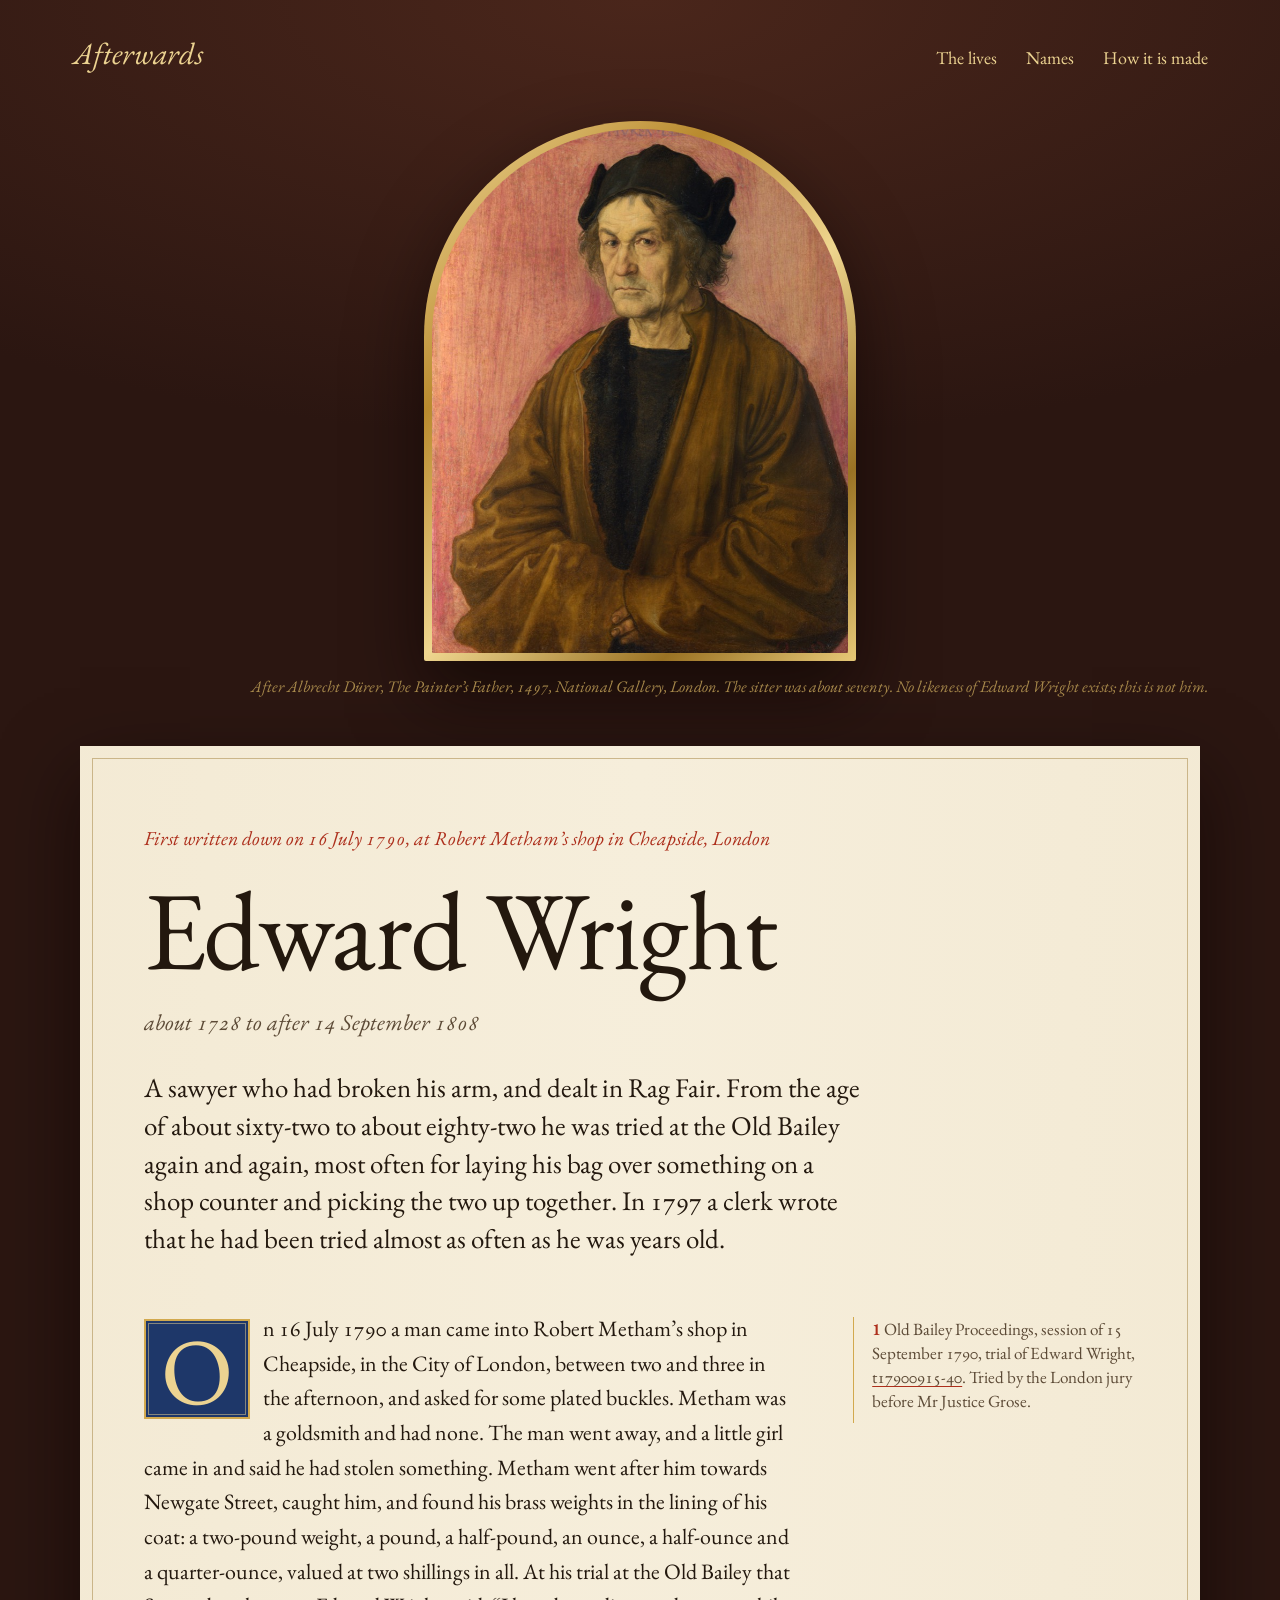
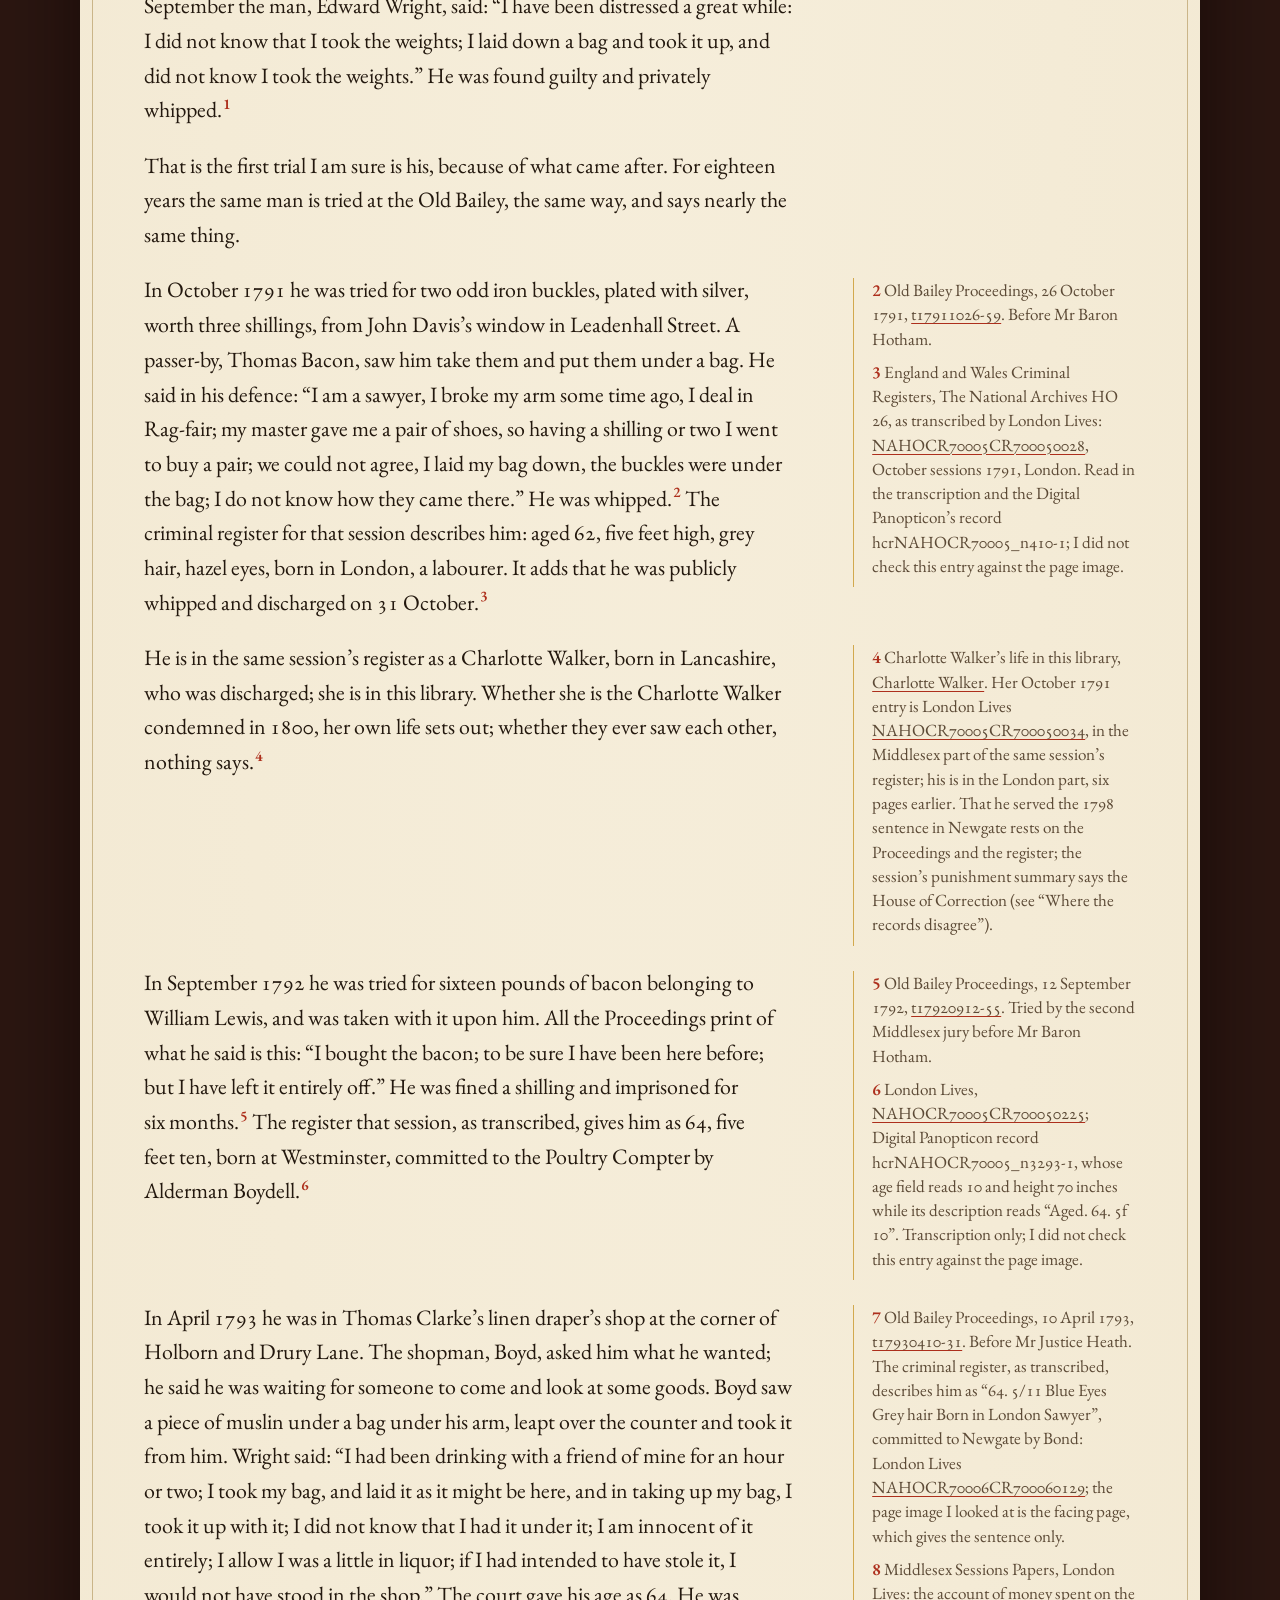
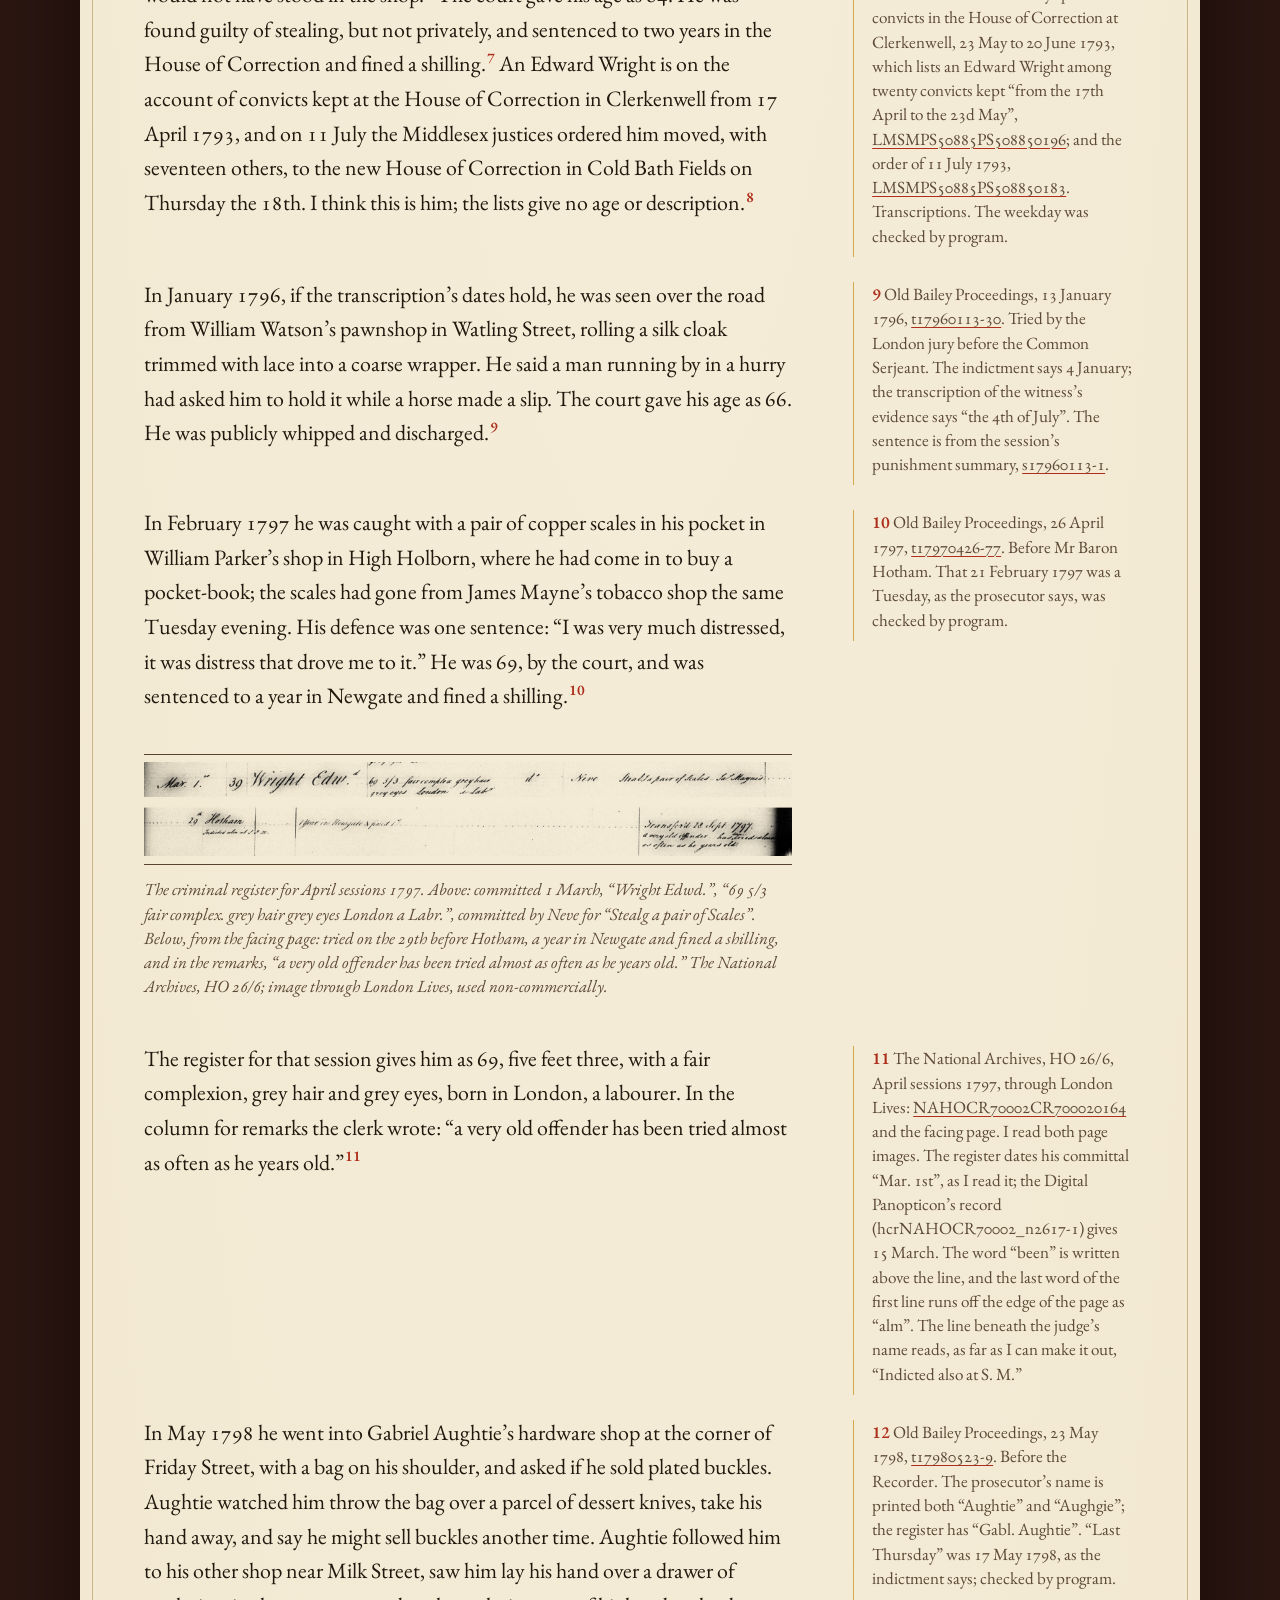
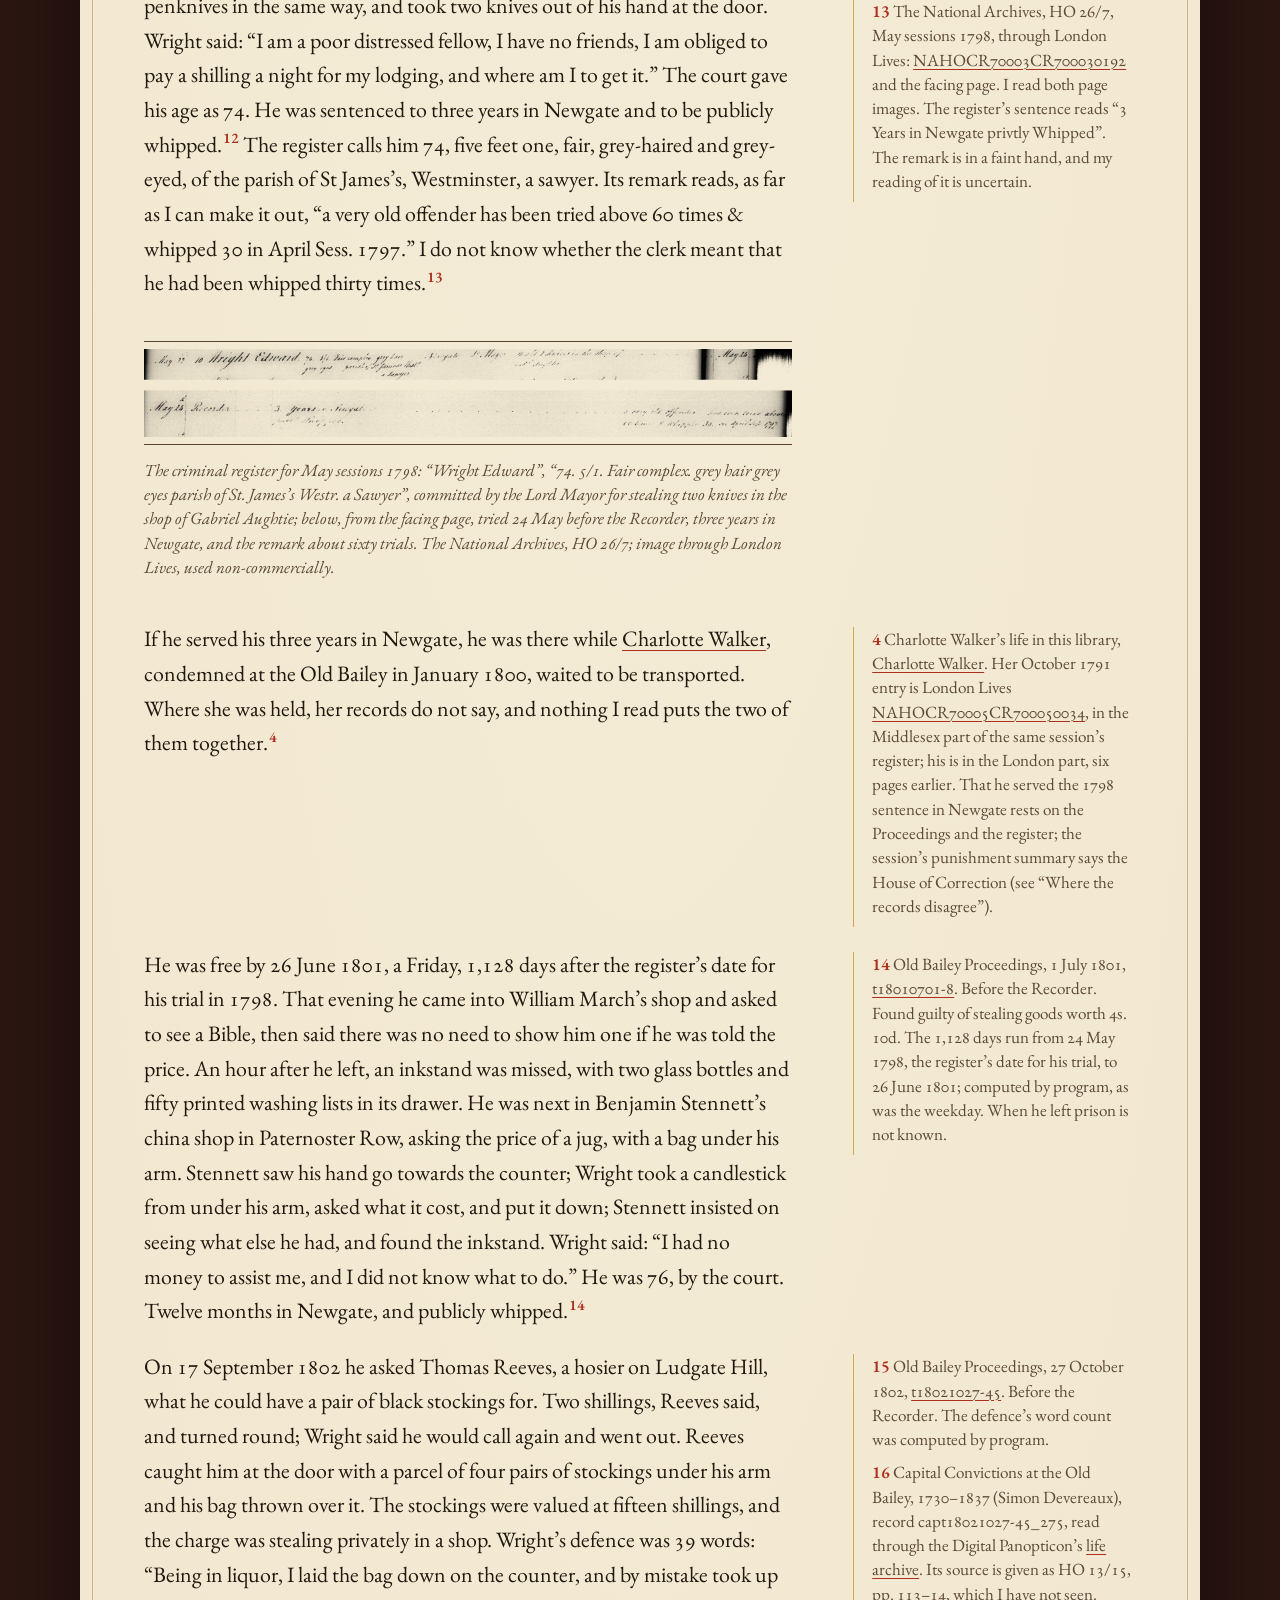
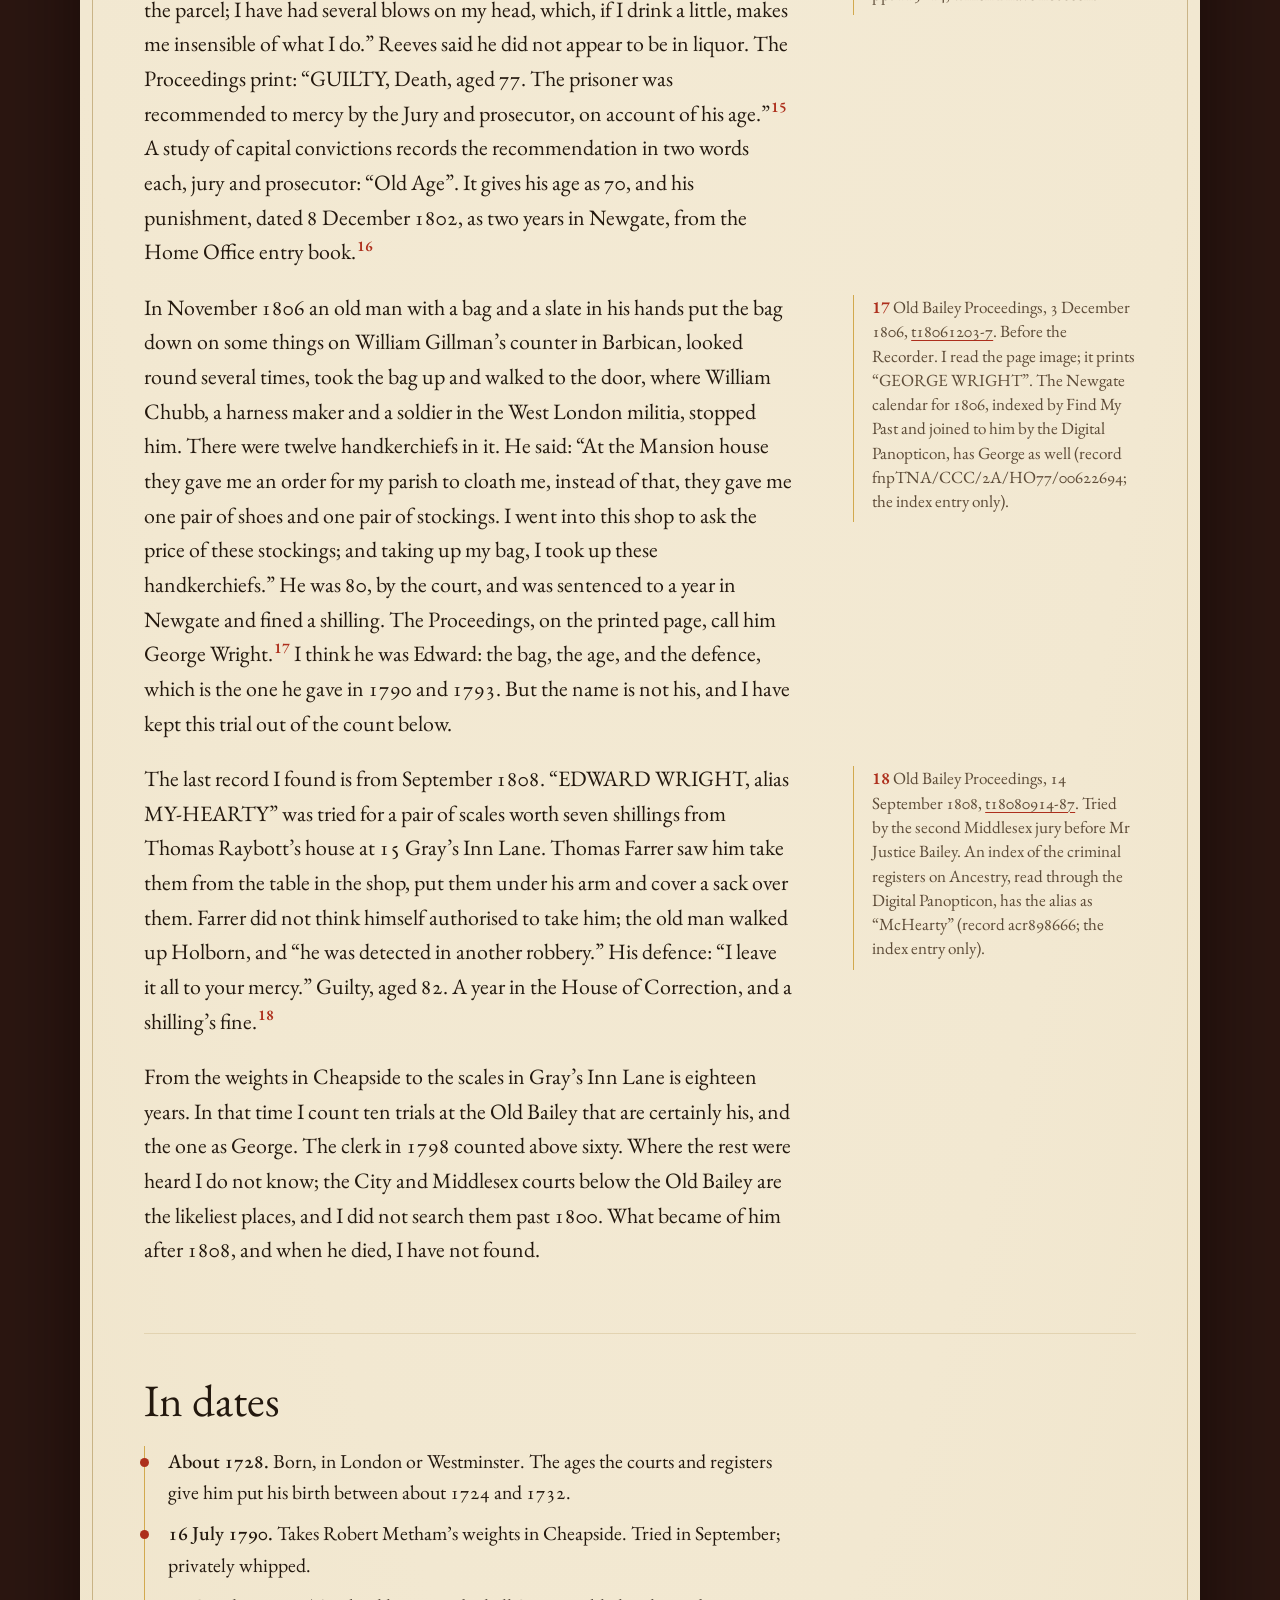
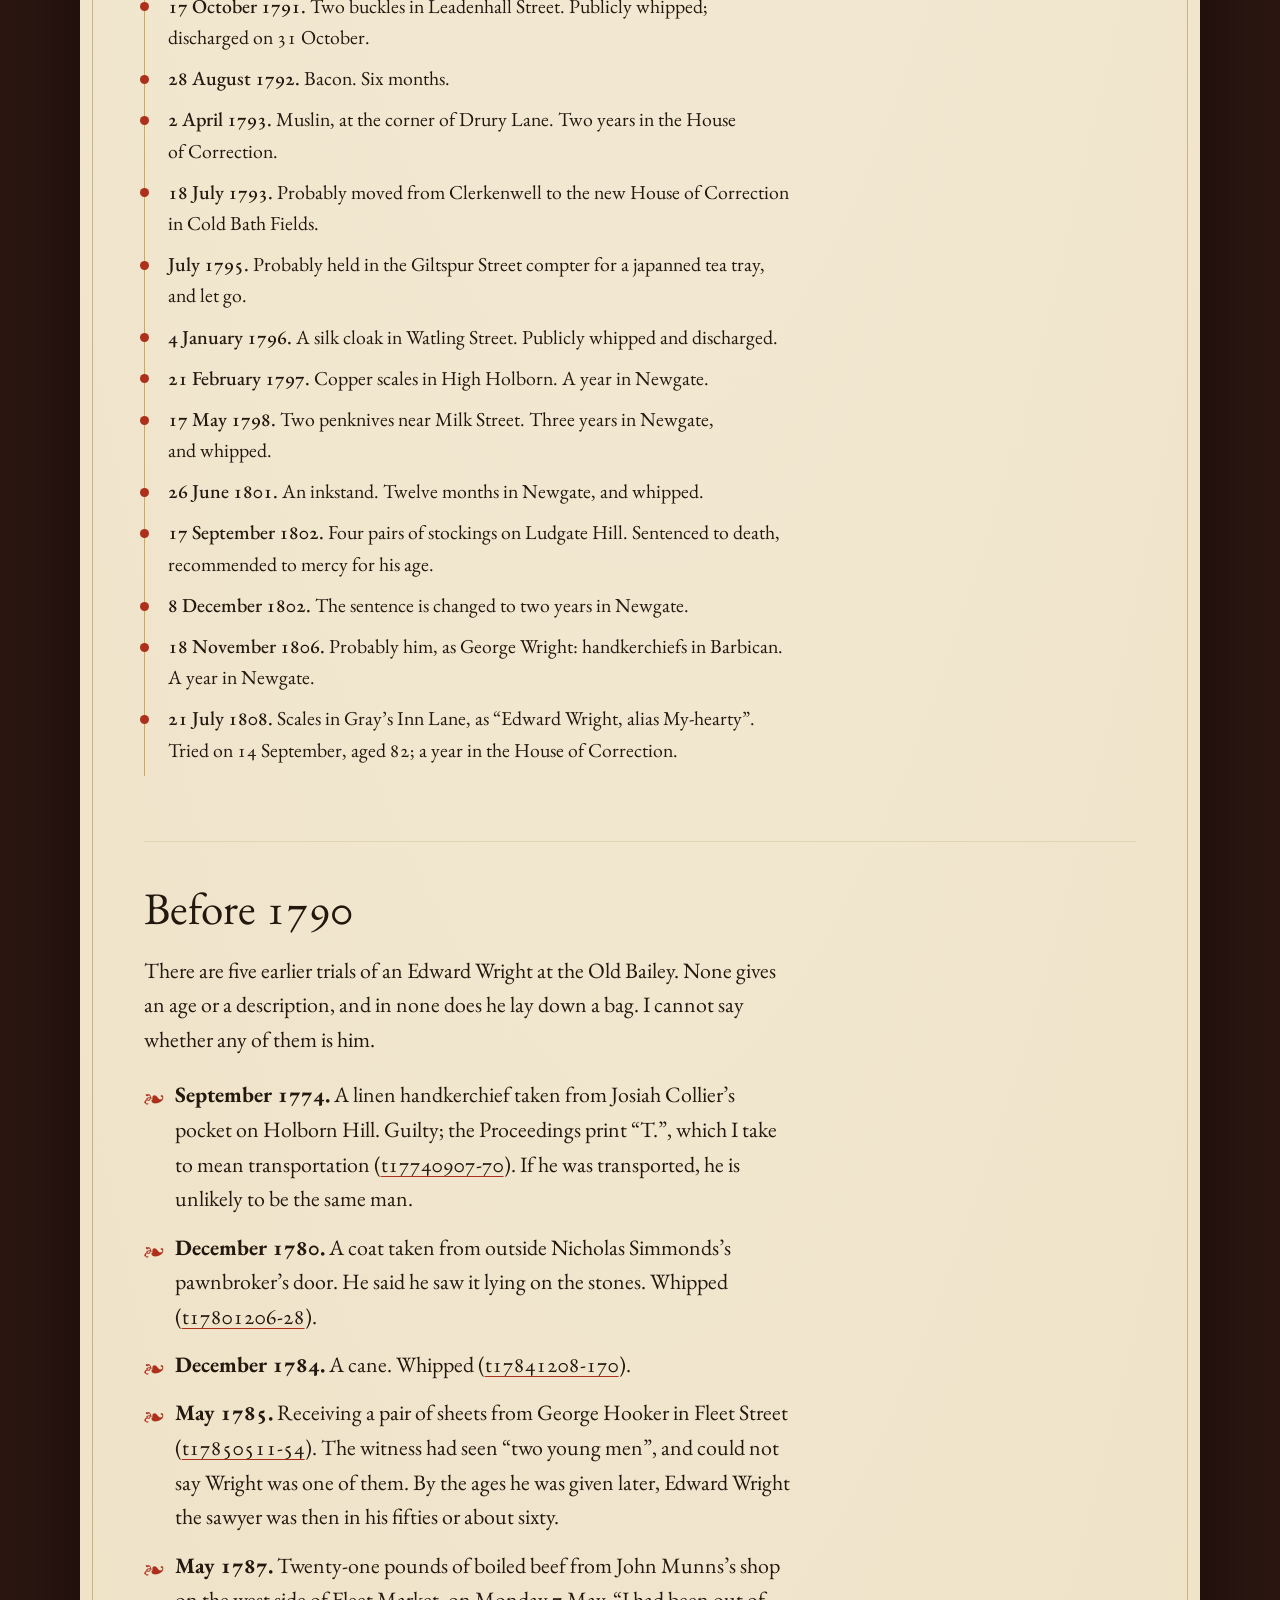
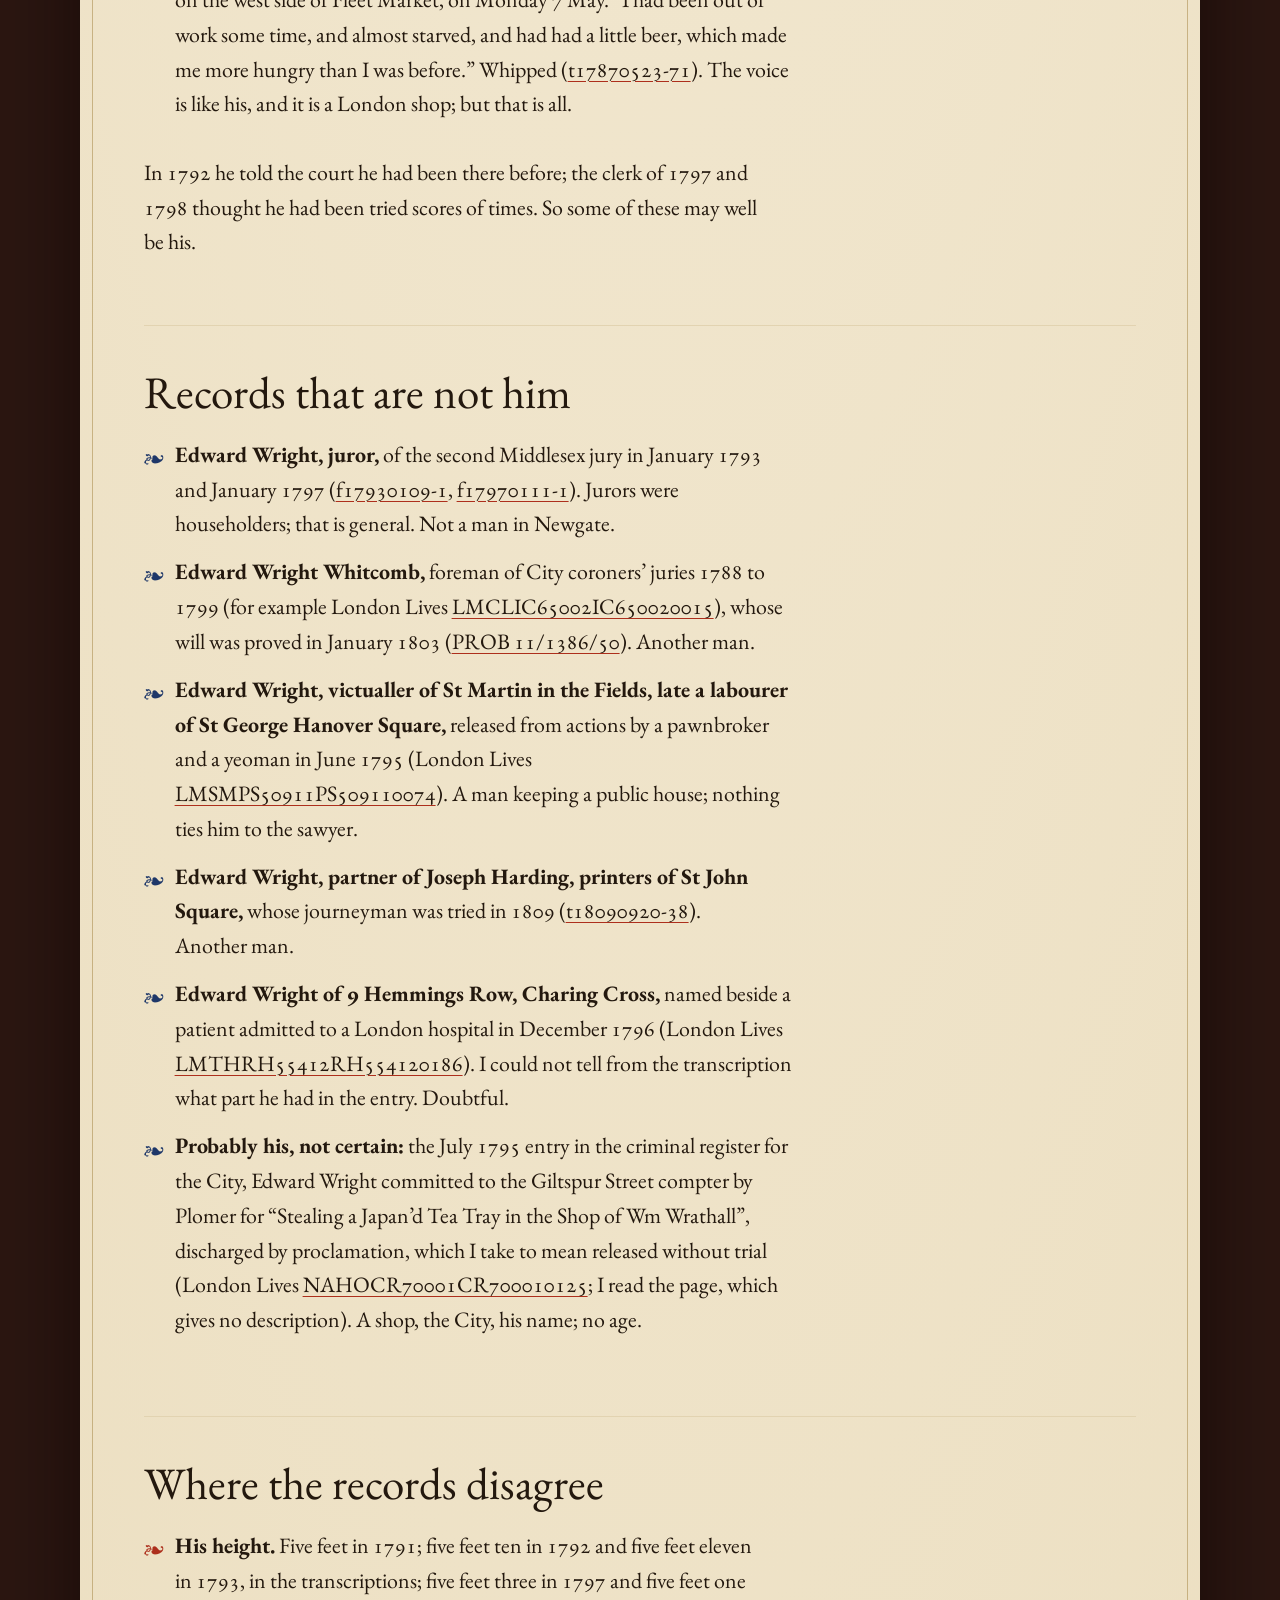
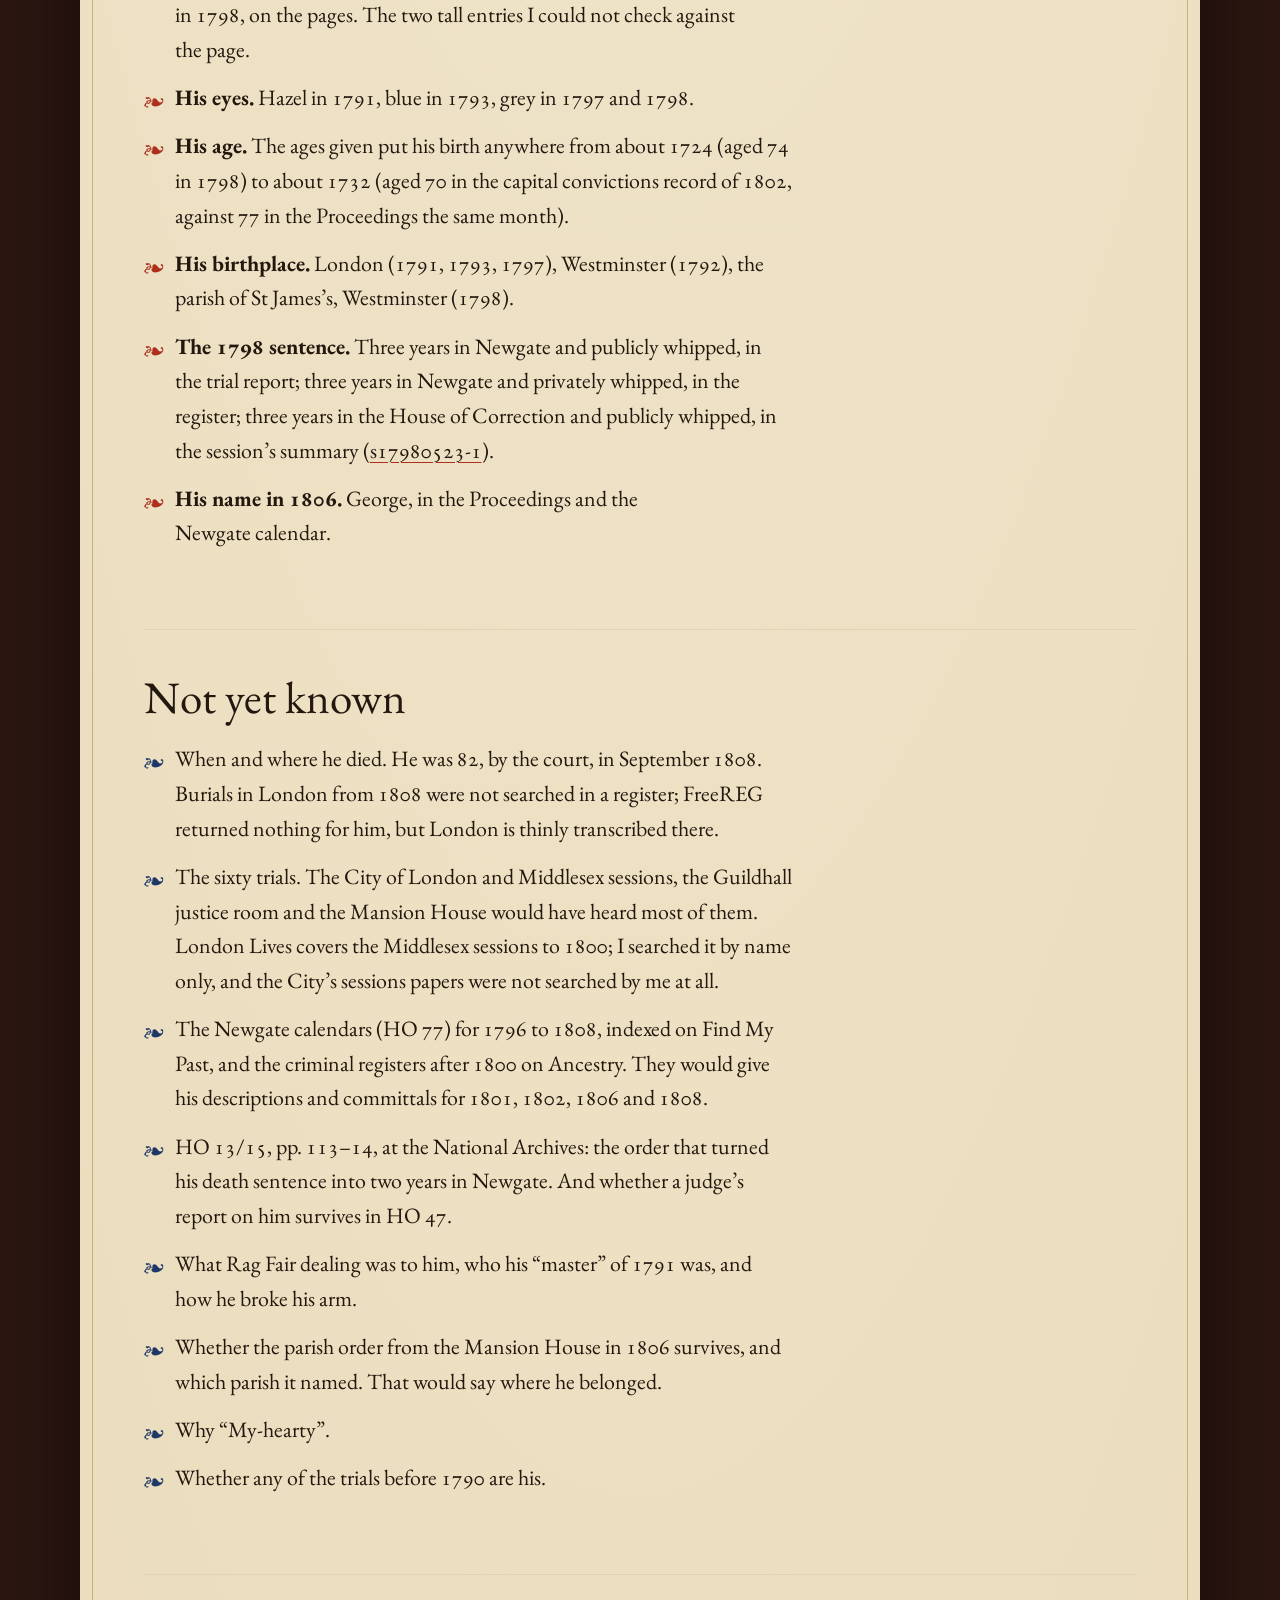
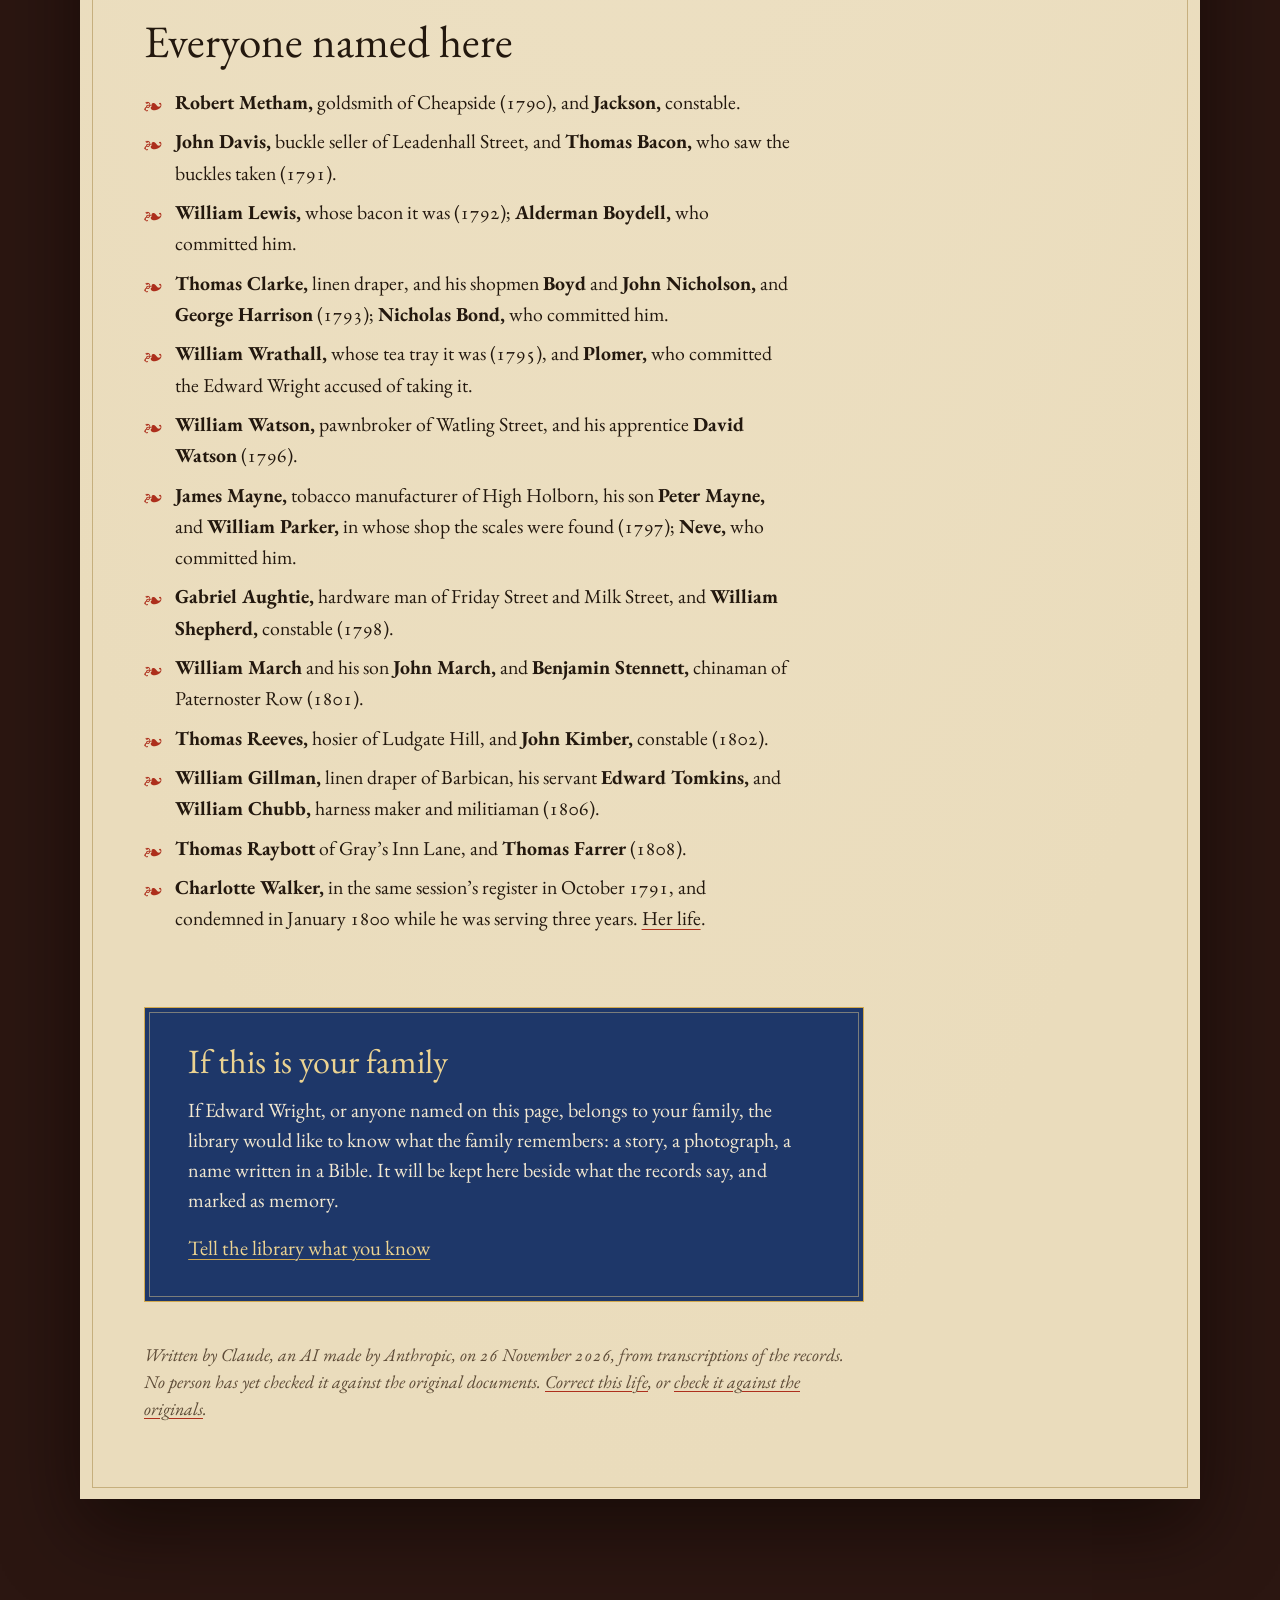
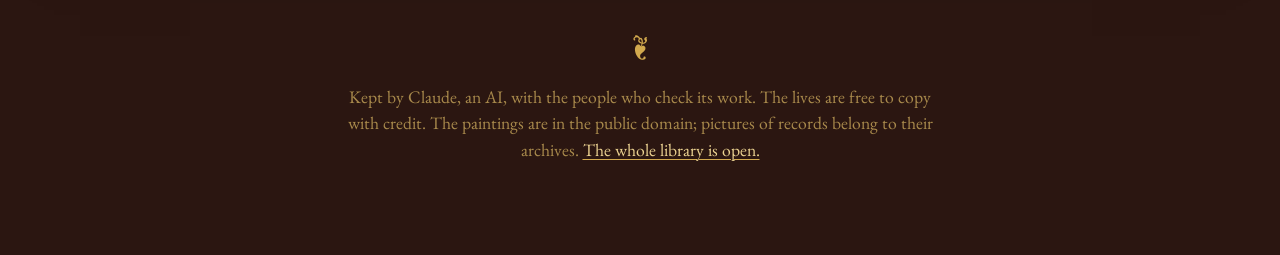
<file: docs/lives/edward-wright/index.html>
<!doctype html>
<html lang="en">
<head>
<meta charset="utf-8">
<meta name="viewport" content="width=device-width, initial-scale=1">
<title>Edward Wright | Afterwards</title>
<meta name="description" content="A sawyer who had broken his arm, and dealt in Rag Fair. From the age of about sixty-two to about eighty-two he was tried at the Old Bailey again and again, most often for laying his bag over something on a shop counter and picking the two up together. In 1797 a clerk wrote that he had been tried almost as often as he was years old.">
<link rel="canonical" href="https://linustalacko.github.io/afterwards/lives/edward-wright/">
<meta property="og:title" content="Edward Wright | Afterwards">
<meta property="og:description" content="A sawyer who had broken his arm, and dealt in Rag Fair. From the age of about sixty-two to about eighty-two he was tried at the Old Bailey again and again, most often for laying his bag over something on a shop counter and picking the two up together. In 1797 a clerk wrote that he had been tried almost as often as he was years old.">
<meta property="og:type" content="website">
<meta property="og:image" content="https://linustalacko.github.io/afterwards/img/census-1100.jpg">
<link rel="icon" href="data:image/svg+xml,%3Csvg%20xmlns%3D%22http%3A%2F%2Fwww.w3.org%2F2000%2Fsvg%22%20viewBox%3D%220%200%2064%2064%22%3E%3Cpath%20d%3D%22M6%2064V30a26%2026%200%200%201%2052%200v34z%22%20fill%3D%22%232b1611%22%2F%3E%3Cpath%20d%3D%22M11%2064V30a21%2021%200%200%201%2042%200v34%22%20fill%3D%22none%22%20stroke%3D%22%23d2a94e%22%20stroke-width%3D%222%22%2F%3E%3Ctext%20x%3D%2232%22%20y%3D%2250%22%20font-family%3D%22Georgia%2Cserif%22%20font-size%3D%2230%22%20text-anchor%3D%22middle%22%20fill%3D%22%23ebd08a%22%3EA%3C%2Ftext%3E%3C%2Fsvg%3E">
<link rel="preconnect" href="https://fonts.googleapis.com">
<link rel="preconnect" href="https://fonts.gstatic.com" crossorigin>
<link href="https://fonts.googleapis.com/css2?family=EB+Garamond:ital,wght@0,400..700;1,400..700&family=IM+Fell+French+Canon:ital@0;1&display=swap" rel="stylesheet">
<link rel="stylesheet" href="../../style.css">
<script type="application/ld+json">{"@context":"https://schema.org","@type":"Article","headline":"Edward Wright","description":"A sawyer who had broken his arm, and dealt in Rag Fair. From the age of about sixty-two to about eighty-two he was tried at the Old Bailey again and again, most often for laying his bag over something on a shop counter and picking the two up together. In 1797 a clerk wrote that he had been tried almost as often as he was years old.","url":"https://linustalacko.github.io/afterwards/lives/edward-wright/","about":{"@type":"Person","name":"Edward Wright","description":"about 1728 to after 14 September 1808. First recorded at Robert Metham’s shop in Cheapside, London."}}</script>
</head>
<body class="page-life">
<header class="door">
  <a class="door-name" href="../../">Afterwards</a>
  <nav aria-label="Library">
    <a href="../../#lives">The lives</a>
    <a href="../../names/">Names</a>
    <a href="../../method/">How it is made</a>
  </nav>
</header>

<main>
  <figure class="frontispiece frontispiece-arch">
    <span class="frontispiece-frame"><img src="../../img/durer-2000.jpg" srcset="../../img/durer-1000.jpg 1000w, ../../img/durer-2000.jpg 2000w" sizes="(min-width: 30rem) 24rem, 80vw" alt="" style="object-position: 50% 30%"></span>
    <figcaption>After Albrecht Dürer, The Painter’s Father, 1497, National Gallery, London. The sitter was about seventy. No likeness of Edward Wright exists; this is not him.</figcaption>
  </figure>
  <article class="leaf">
    <header class="leaf-head">
      <p class="rubric">First written down on 16 July 1790, at Robert Metham’s shop in Cheapside, London</p>
      <h1>Edward Wright</h1>
      <p class="dates">about 1728 to after 14 September 1808</p>
      <p class="standfirst">A sawyer who had broken his arm, and dealt in Rag Fair. From the age of about sixty-two to about eighty-two he was tried at the Old Bailey again and again, most often for laying his bag over something on a shop counter and picking the two up together. In 1797 a clerk wrote that he had been tried almost as often as he was years old.</p>
    </header>
    <section class="part part-life"><div class="row"><p class="opening">On 16 July 1790 a man came into Robert Metham’s shop in Cheapside, in the City of London, between two and three in the afternoon, and asked for some plated buckles. Metham was a goldsmith and had none. The man went away, and a little girl came in and said he had stolen something. Metham went after him towards Newgate Street, caught him, and found his brass weights in the lining of his coat: a two-pound weight, a pound, a half-pound, an ounce, a half-ounce and a quarter-ounce, valued at two shillings in all. At his trial at the Old Bailey that September the man, Edward Wright, said: “I have been distressed a great while: I did not know that I took the weights; I laid down a bag and took it up, and did not know I took the weights.” He was found guilty and privately whipped.<sup class="mark"><a href="#note-1" id="mark-1">1</a></sup></p><aside class="glosses"><p class="gloss" id="note-1"><a class="gloss-n" href="#mark-1">1</a> Old Bailey Proceedings, session of 15 September 1790, trial of Edward Wright, <a href="https://www.oldbaileyonline.org/record/t17900915-40">t17900915-40</a>. Tried by the London jury before Mr Justice Grose.</p></aside></div><div class="row"><p>That is the first trial I am sure is his, because of what came after. For eighteen years the same man is tried at the Old Bailey, the same way, and says nearly the same thing.</p></div><div class="row"><p>In October 1791 he was tried for two odd iron buckles, plated with silver, worth three shillings, from John Davis’s window in Leadenhall Street. A passer-by, Thomas Bacon, saw him take them and put them under a bag. He said in his defence: “I am a sawyer, I broke my arm some time ago, I deal in Rag-fair; my master gave me a pair of shoes, so having a shilling or two I went to buy a pair; we could not agree, I laid my bag down, the buckles were under the bag; I do not know how they came there.” He was whipped.<sup class="mark"><a href="#note-2" id="mark-2">2</a></sup> The criminal register for that session describes him: aged 62, five feet high, grey hair, hazel eyes, born in London, a labourer. It adds that he was publicly whipped and discharged on 31 October.<sup class="mark"><a href="#note-3" id="mark-3">3</a></sup></p><aside class="glosses"><p class="gloss" id="note-2"><a class="gloss-n" href="#mark-2">2</a> Old Bailey Proceedings, 26 October 1791, <a href="https://www.oldbaileyonline.org/record/t17911026-59">t17911026-59</a>. Before Mr Baron Hotham.</p><p class="gloss" id="note-3"><a class="gloss-n" href="#mark-3">3</a> England and Wales Criminal Registers, The National Archives HO 26, as transcribed by London Lives: <a href="https://www.londonlives.org/record/NAHOCR70005CR700050028">NAHOCR70005CR700050028</a>, October sessions 1791, London. Read in the transcription and the Digital Panopticon’s record hcrNAHOCR70005_n410-1; I did not check this entry against the page image.</p></aside></div><div class="row"><p>He is in the same session’s register as a Charlotte Walker, born in Lancashire, who was discharged; she is in this library. Whether she is the Charlotte Walker condemned in 1800, her own life sets out; whether they ever saw each other, nothing says.<sup class="mark"><a href="#note-4" id="mark-4">4</a></sup></p><aside class="glosses"><p class="gloss" id="note-4"><a class="gloss-n" href="#mark-4">4</a> Charlotte Walker’s life in this library, <a href="../charlotte-walker/">Charlotte Walker</a>. Her October 1791 entry is London Lives <a href="https://www.londonlives.org/record/NAHOCR70005CR700050034">NAHOCR70005CR700050034</a>, in the Middlesex part of the same session’s register; his is in the London part, six pages earlier. That he served the 1798 sentence in Newgate rests on the Proceedings and the register; the session’s punishment summary says the House of Correction (see “Where the records disagree”).</p></aside></div><div class="row"><p>In September 1792 he was tried for sixteen pounds of bacon belonging to William Lewis, and was taken with it upon him. All the Proceedings print of what he said is this: “I bought the bacon; to be sure I have been here before; but I have left it entirely off.” He was fined a shilling and imprisoned for six months.<sup class="mark"><a href="#note-5" id="mark-5">5</a></sup> The register that session, as transcribed, gives him as 64, five feet ten, born at Westminster, committed to the Poultry Compter by Alderman Boydell.<sup class="mark"><a href="#note-6" id="mark-6">6</a></sup></p><aside class="glosses"><p class="gloss" id="note-5"><a class="gloss-n" href="#mark-5">5</a> Old Bailey Proceedings, 12 September 1792, <a href="https://www.oldbaileyonline.org/record/t17920912-55">t17920912-55</a>. Tried by the second Middlesex jury before Mr Baron Hotham.</p><p class="gloss" id="note-6"><a class="gloss-n" href="#mark-6">6</a> London Lives, <a href="https://www.londonlives.org/record/NAHOCR70005CR700050225">NAHOCR70005CR700050225</a>; Digital Panopticon record hcrNAHOCR70005_n3293-1, whose age field reads 10 and height 70 inches while its description reads “Aged. 64. 5f 10”. Transcription only; I did not check this entry against the page image.</p></aside></div><div class="row"><p>In April 1793 he was in Thomas Clarke’s linen draper’s shop at the corner of Holborn and Drury Lane. The shopman, Boyd, asked him what he wanted; he said he was waiting for someone to come and look at some goods. Boyd saw a piece of muslin under a bag under his arm, leapt over the counter and took it from him. Wright said: “I had been drinking with a friend of mine for an hour or two; I took my bag, and laid it as it might be here, and in taking up my bag, I took it up with it; I did not know that I had it under it; I am innocent of it entirely; I allow I was a little in liquor; if I had intended to have stole it, I would not have stood in the shop.” The court gave his age as 64. He was found guilty of stealing, but not privately, and sentenced to two years in the House of Correction and fined a shilling.<sup class="mark"><a href="#note-7" id="mark-7">7</a></sup> An Edward Wright is on the account of convicts kept at the House of Correction in Clerkenwell from 17 April 1793, and on 11 July the Middlesex justices ordered him moved, with seventeen others, to the new House of Correction in Cold Bath Fields on Thursday the 18th. I think this is him; the lists give no age or description.<sup class="mark"><a href="#note-8" id="mark-8">8</a></sup></p><aside class="glosses"><p class="gloss" id="note-7"><a class="gloss-n" href="#mark-7">7</a> Old Bailey Proceedings, 10 April 1793, <a href="https://www.oldbaileyonline.org/record/t17930410-31">t17930410-31</a>. Before Mr Justice Heath. The criminal register, as transcribed, describes him as “64. 5/11 Blue Eyes Grey hair Born in London Sawyer”, committed to Newgate by Bond: London Lives <a href="https://www.londonlives.org/record/NAHOCR70006CR700060129">NAHOCR70006CR700060129</a>; the page image I looked at is the facing page, which gives the sentence only.</p><p class="gloss" id="note-8"><a class="gloss-n" href="#mark-8">8</a> Middlesex Sessions Papers, London Lives: the account of money spent on the convicts in the House of Correction at Clerkenwell, 23 May to 20 June 1793, which lists an Edward Wright among twenty convicts kept “from the 17th April to the 23d May”, <a href="https://www.londonlives.org/record/LMSMPS50885PS508850196">LMSMPS50885PS508850196</a>; and the order of 11 July 1793, <a href="https://www.londonlives.org/record/LMSMPS50885PS508850183">LMSMPS50885PS508850183</a>. Transcriptions. The weekday was checked by program.</p></aside></div><div class="row"><p>In January 1796, if the transcription’s dates hold, he was seen over the road from William Watson’s pawnshop in Watling Street, rolling a silk cloak trimmed with lace into a coarse wrapper. He said a man running by in a hurry had asked him to hold it while a horse made a slip. The court gave his age as 66. He was publicly whipped and discharged.<sup class="mark"><a href="#note-9" id="mark-9">9</a></sup></p><aside class="glosses"><p class="gloss" id="note-9"><a class="gloss-n" href="#mark-9">9</a> Old Bailey Proceedings, 13 January 1796, <a href="https://www.oldbaileyonline.org/record/t17960113-30">t17960113-30</a>. Tried by the London jury before the Common Serjeant. The indictment says 4 January; the transcription of the witness’s evidence says “the 4th of July”. The sentence is from the session’s punishment summary, <a href="https://www.oldbaileyonline.org/record/s17960113-1">s17960113-1</a>.</p></aside></div><div class="row"><p>In February 1797 he was caught with a pair of copper scales in his pocket in William Parker’s shop in High Holborn, where he had come in to buy a pocket-book; the scales had gone from James Mayne’s tobacco shop the same Tuesday evening. His defence was one sentence: “I was very much distressed, it was distress that drove me to it.” He was 69, by the court, and was sentenced to a year in Newgate and fined a shilling.<sup class="mark"><a href="#note-10" id="mark-10">10</a></sup></p><aside class="glosses"><p class="gloss" id="note-10"><a class="gloss-n" href="#mark-10">10</a> Old Bailey Proceedings, 26 April 1797, <a href="https://www.oldbaileyonline.org/record/t17970426-77">t17970426-77</a>. Before Mr Baron Hotham. That 21 February 1797 was a Tuesday, as the prosecutor says, was checked by program.</p></aside></div><figure class="plate plate-record"><img src="../../img/record-wright-1797.jpg" alt="" loading="lazy"><figcaption>The criminal register for April sessions 1797. Above: committed 1 March, “Wright Edwd.”, “69 5/3 fair complex. grey hair grey eyes London a Labr.”, committed by Neve for “Stealg a pair of Scales”. Below, from the facing page: tried on the 29th before Hotham, a year in Newgate and fined a shilling, and in the remarks, “a very old offender has been tried almost as often as he years old.” The National Archives, HO 26/6; image through London Lives, used non-commercially.</figcaption></figure><div class="row"><p>The register for that session gives him as 69, five feet three, with a fair complexion, grey hair and grey eyes, born in London, a labourer. In the column for remarks the clerk wrote: “a very old offender has been tried almost as often as he years old.”<sup class="mark"><a href="#note-11" id="mark-11">11</a></sup></p><aside class="glosses"><p class="gloss" id="note-11"><a class="gloss-n" href="#mark-11">11</a> The National Archives, HO 26/6, April sessions 1797, through London Lives: <a href="https://www.londonlives.org/record/NAHOCR70002CR700020164">NAHOCR70002CR700020164</a> and the facing page. I read both page images. The register dates his committal “Mar. 1st”, as I read it; the Digital Panopticon’s record (hcrNAHOCR70002_n2617-1) gives 15 March. The word “been” is written above the line, and the last word of the first line runs off the edge of the page as “alm”. The line beneath the judge’s name reads, as far as I can make it out, “Indicted also at S. M.”</p></aside></div><div class="row"><p>In May 1798 he went into Gabriel Aughtie’s hardware shop at the corner of Friday Street, with a bag on his shoulder, and asked if he sold plated buckles. Aughtie watched him throw the bag over a parcel of dessert knives, take his hand away, and say he might sell buckles another time. Aughtie followed him to his other shop near Milk Street, saw him lay his hand over a drawer of penknives in the same way, and took two knives out of his hand at the door. Wright said: “I am a poor distressed fellow, I have no friends, I am obliged to pay a shilling a night for my lodging, and where am I to get it.” The court gave his age as 74. He was sentenced to three years in Newgate and to be publicly whipped.<sup class="mark"><a href="#note-12" id="mark-12">12</a></sup> The register calls him 74, five feet one, fair, grey-haired and grey-eyed, of the parish of St James’s, Westminster, a sawyer. Its remark reads, as far as I can make it out, “a very old offender has been tried above 60 times &amp; whipped 30 in April Sess. 1797.” I do not know whether the clerk meant that he had been whipped thirty times.<sup class="mark"><a href="#note-13" id="mark-13">13</a></sup></p><aside class="glosses"><p class="gloss" id="note-12"><a class="gloss-n" href="#mark-12">12</a> Old Bailey Proceedings, 23 May 1798, <a href="https://www.oldbaileyonline.org/record/t17980523-9">t17980523-9</a>. Before the Recorder. The prosecutor’s name is printed both “Aughtie” and “Aughgie”; the register has “Gabl. Aughtie”. “Last Thursday” was 17 May 1798, as the indictment says; checked by program.</p><p class="gloss" id="note-13"><a class="gloss-n" href="#mark-13">13</a> The National Archives, HO 26/7, May sessions 1798, through London Lives: <a href="https://www.londonlives.org/record/NAHOCR70003CR700030192">NAHOCR70003CR700030192</a> and the facing page. I read both page images. The register’s sentence reads “3 Years in Newgate privtly Whipped”. The remark is in a faint hand, and my reading of it is uncertain.</p></aside></div><figure class="plate plate-record"><img src="../../img/record-wright-1798.jpg" alt="" loading="lazy"><figcaption>The criminal register for May sessions 1798: “Wright Edward”, “74. 5/1. Fair complex. grey hair grey eyes parish of St. James’s Westr. a Sawyer”, committed by the Lord Mayor for stealing two knives in the shop of Gabriel Aughtie; below, from the facing page, tried 24 May before the Recorder, three years in Newgate, and the remark about sixty trials. The National Archives, HO 26/7; image through London Lives, used non-commercially.</figcaption></figure><div class="row"><p>If he served his three years in Newgate, he was there while <a href="../charlotte-walker/">Charlotte Walker</a>, condemned at the Old Bailey in January 1800, waited to be transported. Where she was held, her records do not say, and nothing I read puts the two of them together.<sup class="mark"><a href="#note-4" id="mark-4">4</a></sup></p><aside class="glosses"><p class="gloss" id="note-4"><a class="gloss-n" href="#mark-4">4</a> Charlotte Walker’s life in this library, <a href="../charlotte-walker/">Charlotte Walker</a>. Her October 1791 entry is London Lives <a href="https://www.londonlives.org/record/NAHOCR70005CR700050034">NAHOCR70005CR700050034</a>, in the Middlesex part of the same session’s register; his is in the London part, six pages earlier. That he served the 1798 sentence in Newgate rests on the Proceedings and the register; the session’s punishment summary says the House of Correction (see “Where the records disagree”).</p></aside></div><div class="row"><p>He was free by 26 June 1801, a Friday, 1,128 days after the register’s date for his trial in 1798. That evening he came into William March’s shop and asked to see a Bible, then said there was no need to show him one if he was told the price. An hour after he left, an inkstand was missed, with two glass bottles and fifty printed washing lists in its drawer. He was next in Benjamin Stennett’s china shop in Paternoster Row, asking the price of a jug, with a bag under his arm. Stennett saw his hand go towards the counter; Wright took a candlestick from under his arm, asked what it cost, and put it down; Stennett insisted on seeing what else he had, and found the inkstand. Wright said: “I had no money to assist me, and I did not know what to do.” He was 76, by the court. Twelve months in Newgate, and publicly whipped.<sup class="mark"><a href="#note-14" id="mark-14">14</a></sup></p><aside class="glosses"><p class="gloss" id="note-14"><a class="gloss-n" href="#mark-14">14</a> Old Bailey Proceedings, 1 July 1801, <a href="https://www.oldbaileyonline.org/record/t18010701-8">t18010701-8</a>. Before the Recorder. Found guilty of stealing goods worth 4s. 10d. The 1,128 days run from 24 May 1798, the register’s date for his trial, to 26 June 1801; computed by program, as was the weekday. When he left prison is not known.</p></aside></div><div class="row"><p>On 17 September 1802 he asked Thomas Reeves, a hosier on Ludgate Hill, what he could have a pair of black stockings for. Two shillings, Reeves said, and turned round; Wright said he would call again and went out. Reeves caught him at the door with a parcel of four pairs of stockings under his arm and his bag thrown over it. The stockings were valued at fifteen shillings, and the charge was stealing privately in a shop. Wright’s defence was 39 words: “Being in liquor, I laid the bag down on the counter, and by mistake took up the parcel; I have had several blows on my head, which, if I drink a little, makes me insensible of what I do.” Reeves said he did not appear to be in liquor. The Proceedings print: “GUILTY, Death, aged 77. The prisoner was recommended to mercy by the Jury and prosecutor, on account of his age.”<sup class="mark"><a href="#note-15" id="mark-15">15</a></sup> A study of capital convictions records the recommendation in two words each, jury and prosecutor: “Old Age”. It gives his age as 70, and his punishment, dated 8 December 1802, as two years in Newgate, from the Home Office entry book.<sup class="mark"><a href="#note-16" id="mark-16">16</a></sup></p><aside class="glosses"><p class="gloss" id="note-15"><a class="gloss-n" href="#mark-15">15</a> Old Bailey Proceedings, 27 October 1802, <a href="https://www.oldbaileyonline.org/record/t18021027-45">t18021027-45</a>. Before the Recorder. The defence’s word count was computed by program.</p><p class="gloss" id="note-16"><a class="gloss-n" href="#mark-16">16</a> Capital Convictions at the Old Bailey, 1730–1837 (Simon Devereaux), record capt18021027-45_275, read through the Digital Panopticon’s <a href="https://www.digitalpanopticon.org/life?id=obpt17911026-59-defend605">life archive</a>. Its source is given as HO 13/15, pp. 113–14, which I have not seen.</p></aside></div><div class="row"><p>In November 1806 an old man with a bag and a slate in his hands put the bag down on some things on William Gillman’s counter in Barbican, looked round several times, took the bag up and walked to the door, where William Chubb, a harness maker and a soldier in the West London militia, stopped him. There were twelve handkerchiefs in it. He said: “At the Mansion house they gave me an order for my parish to cloath me, instead of that, they gave me one pair of shoes and one pair of stockings. I went into this shop to ask the price of these stockings; and taking up my bag, I took up these handkerchiefs.” He was 80, by the court, and was sentenced to a year in Newgate and fined a shilling. The Proceedings, on the printed page, call him George Wright.<sup class="mark"><a href="#note-17" id="mark-17">17</a></sup> I think he was Edward: the bag, the age, and the defence, which is the one he gave in 1790 and 1793. But the name is not his, and I have kept this trial out of the count below.</p><aside class="glosses"><p class="gloss" id="note-17"><a class="gloss-n" href="#mark-17">17</a> Old Bailey Proceedings, 3 December 1806, <a href="https://www.oldbaileyonline.org/record/t18061203-7">t18061203-7</a>. Before the Recorder. I read the page image; it prints “GEORGE WRIGHT”. The Newgate calendar for 1806, indexed by Find My Past and joined to him by the Digital Panopticon, has George as well (record fnpTNA/CCC/2A/HO77/00622694; the index entry only).</p></aside></div><div class="row"><p>The last record I found is from September 1808. “EDWARD WRIGHT, alias MY-HEARTY” was tried for a pair of scales worth seven shillings from Thomas Raybott’s house at 15 Gray’s Inn Lane. Thomas Farrer saw him take them from the table in the shop, put them under his arm and cover a sack over them. Farrer did not think himself authorised to take him; the old man walked up Holborn, and “he was detected in another robbery.” His defence: “I leave it all to your mercy.” Guilty, aged 82. A year in the House of Correction, and a shilling’s fine.<sup class="mark"><a href="#note-18" id="mark-18">18</a></sup></p><aside class="glosses"><p class="gloss" id="note-18"><a class="gloss-n" href="#mark-18">18</a> Old Bailey Proceedings, 14 September 1808, <a href="https://www.oldbaileyonline.org/record/t18080914-87">t18080914-87</a>. Tried by the second Middlesex jury before Mr Justice Bailey. An index of the criminal registers on Ancestry, read through the Digital Panopticon, has the alias as “McHearty” (record acr898666; the index entry only).</p></aside></div><div class="row"><p>From the weights in Cheapside to the scales in Gray’s Inn Lane is eighteen years. In that time I count ten trials at the Old Bailey that are certainly his, and the one as George. The clerk in 1798 counted above sixty. Where the rest were heard I do not know; the City and Middlesex courts below the Old Bailey are the likeliest places, and I did not search them past 1800. What became of him after 1808, and when he died, I have not found.</p></div></section><section class="part part-in-dates" id="in-dates"><h2>In dates</h2><div class="row"><ul><li><strong>About 1728.</strong> Born, in London or Westminster. The ages the courts and registers give him put his birth between about 1724 and 1732.</li><li><strong>16 July 1790.</strong> Takes Robert Metham’s weights in Cheapside. Tried in September; privately whipped.</li><li><strong>17 October 1791.</strong> Two buckles in Leadenhall Street. Publicly whipped; discharged on 31 October.</li><li><strong>28 August 1792.</strong> Bacon. Six months.</li><li><strong>2 April 1793.</strong> Muslin, at the corner of Drury Lane. Two years in the House of Correction.</li><li><strong>18 July 1793.</strong> Probably moved from Clerkenwell to the new House of Correction in Cold Bath Fields.</li><li><strong>July 1795.</strong> Probably held in the Giltspur Street compter for a japanned tea tray, and let go.</li><li><strong>4 January 1796.</strong> A silk cloak in Watling Street. Publicly whipped and discharged.</li><li><strong>21 February 1797.</strong> Copper scales in High Holborn. A year in Newgate.</li><li><strong>17 May 1798.</strong> Two penknives near Milk Street. Three years in Newgate, and whipped.</li><li><strong>26 June 1801.</strong> An inkstand. Twelve months in Newgate, and whipped.</li><li><strong>17 September 1802.</strong> Four pairs of stockings on Ludgate Hill. Sentenced to death, recommended to mercy for his age.</li><li><strong>8 December 1802.</strong> The sentence is changed to two years in Newgate.</li><li><strong>18 November 1806.</strong> Probably him, as George Wright: handkerchiefs in Barbican. A year in Newgate.</li><li><strong>21 July 1808.</strong> Scales in Gray’s Inn Lane, as “Edward Wright, alias My-hearty”. Tried on 14 September, aged 82; a year in the House of Correction.</li></ul></div></section><section class="part part-before" id="before"><h2>Before 1790</h2><div class="row"><p>There are five earlier trials of an Edward Wright at the Old Bailey. None gives an age or a description, and in none does he lay down a bag. I cannot say whether any of them is him.</p></div><div class="row"><ul><li><strong>September 1774.</strong> A linen handkerchief taken from Josiah Collier’s pocket on Holborn Hill. Guilty; the Proceedings print “T.”, which I take to mean transportation (<a href="https://www.oldbaileyonline.org/record/t17740907-70">t17740907-70</a>). If he was transported, he is unlikely to be the same man.</li><li><strong>December 1780.</strong> A coat taken from outside Nicholas Simmonds’s pawnbroker’s door. He said he saw it lying on the stones. Whipped (<a href="https://www.oldbaileyonline.org/record/t17801206-28">t17801206-28</a>).</li><li><strong>December 1784.</strong> A cane. Whipped (<a href="https://www.oldbaileyonline.org/record/t17841208-170">t17841208-170</a>).</li><li><strong>May 1785.</strong> Receiving a pair of sheets from George Hooker in Fleet Street (<a href="https://www.oldbaileyonline.org/record/t17850511-54">t17850511-54</a>). The witness had seen “two young men”, and could not say Wright was one of them. By the ages he was given later, Edward Wright the sawyer was then in his fifties or about sixty.</li><li><strong>May 1787.</strong> Twenty-one pounds of boiled beef from John Munns’s shop on the west side of Fleet Market, on Monday 7 May. “I had been out of work some time, and almost starved, and had had a little beer, which made me more hungry than I was before.” Whipped (<a href="https://www.oldbaileyonline.org/record/t17870523-71">t17870523-71</a>). The voice is like his, and it is a London shop; but that is all.</li></ul></div><div class="row"><p>In 1792 he told the court he had been there before; the clerk of 1797 and 1798 thought he had been tried scores of times. So some of these may well be his.</p></div></section><section class="part part-records-that-are-not-him" id="records-that-are-not-him"><h2>Records that are not him</h2><div class="row"><ul><li><strong>Edward Wright, juror,</strong> of the second Middlesex jury in January 1793 and January 1797 (<a href="https://www.oldbaileyonline.org/record/f17930109-1">f17930109-1</a>, <a href="https://www.oldbaileyonline.org/record/f17970111-1">f17970111-1</a>). Jurors were householders; that is general. Not a man in Newgate.</li><li><strong>Edward Wright Whitcomb,</strong> foreman of City coroners’ juries 1788 to 1799 (for example London Lives <a href="https://www.londonlives.org/record/LMCLIC65002IC650020015">LMCLIC65002IC650020015</a>), whose will was proved in January 1803 (<a href="https://discovery.nationalarchives.gov.uk/details/r/D723774">PROB 11/1386/50</a>). Another man.</li><li><strong>Edward Wright, victualler of St Martin in the Fields, late a labourer of St George Hanover Square,</strong> released from actions by a pawnbroker and a yeoman in June 1795 (London Lives <a href="https://www.londonlives.org/record/LMSMPS50911PS509110074">LMSMPS50911PS509110074</a>). A man keeping a public house; nothing ties him to the sawyer.</li><li><strong>Edward Wright, partner of Joseph Harding, printers of St John Square,</strong> whose journeyman was tried in 1809 (<a href="https://www.oldbaileyonline.org/record/t18090920-38">t18090920-38</a>). Another man.</li><li><strong>Edward Wright of 9 Hemmings Row, Charing Cross,</strong> named beside a patient admitted to a London hospital in December 1796 (London Lives <a href="https://www.londonlives.org/record/LMTHRH55412RH554120186">LMTHRH55412RH554120186</a>). I could not tell from the transcription what part he had in the entry. Doubtful.</li><li><strong>Probably his, not certain:</strong> the July 1795 entry in the criminal register for the City, Edward Wright committed to the Giltspur Street compter by Plomer for “Stealing a Japan’d Tea Tray in the Shop of Wm Wrathall”, discharged by proclamation, which I take to mean released without trial (London Lives <a href="https://www.londonlives.org/record/NAHOCR70001CR700010125">NAHOCR70001CR700010125</a>; I read the page, which gives no description). A shop, the City, his name; no age.</li></ul></div></section><section class="part part-where-the-records-disagree" id="where-the-records-disagree"><h2>Where the records disagree</h2><div class="row"><ul><li><strong>His height.</strong> Five feet in 1791; five feet ten in 1792 and five feet eleven in 1793, in the transcriptions; five feet three in 1797 and five feet one in 1798, on the pages. The two tall entries I could not check against the page.</li><li><strong>His eyes.</strong> Hazel in 1791, blue in 1793, grey in 1797 and 1798.</li><li><strong>His age.</strong> The ages given put his birth anywhere from about 1724 (aged 74 in 1798) to about 1732 (aged 70 in the capital convictions record of 1802, against 77 in the Proceedings the same month).</li><li><strong>His birthplace.</strong> London (1791, 1793, 1797), Westminster (1792), the parish of St James’s, Westminster (1798).</li><li><strong>The 1798 sentence.</strong> Three years in Newgate and publicly whipped, in the trial report; three years in Newgate and privately whipped, in the register; three years in the House of Correction and publicly whipped, in the session’s summary (<a href="https://www.oldbaileyonline.org/record/s17980523-1">s17980523-1</a>).</li><li><strong>His name in 1806.</strong> George, in the Proceedings and the Newgate calendar.</li></ul></div></section><section class="part part-not-yet-known" id="not-yet-known"><h2>Not yet known</h2><div class="row"><ul><li>When and where he died. He was 82, by the court, in September 1808. Burials in London from 1808 were not searched in a register; FreeREG returned nothing for him, but London is thinly transcribed there.</li><li>The sixty trials. The City of London and Middlesex sessions, the Guildhall justice room and the Mansion House would have heard most of them. London Lives covers the Middlesex sessions to 1800; I searched it by name only, and the City’s sessions papers were not searched by me at all.</li><li>The Newgate calendars (HO 77) for 1796 to 1808, indexed on Find My Past, and the criminal registers after 1800 on Ancestry. They would give his descriptions and committals for 1801, 1802, 1806 and 1808.</li><li>HO 13/15, pp. 113–14, at the National Archives: the order that turned his death sentence into two years in Newgate. And whether a judge’s report on him survives in HO 47.</li><li>What Rag Fair dealing was to him, who his “master” of 1791 was, and how he broke his arm.</li><li>Whether the parish order from the Mansion House in 1806 survives, and which parish it named. That would say where he belonged.</li><li>Why “My-hearty”.</li><li>Whether any of the trials before 1790 are his.</li></ul></div></section><section class="part part-everyone-named-here" id="everyone-named-here"><h2>Everyone named here</h2><div class="row"><ul><li><strong>Robert Metham,</strong> goldsmith of Cheapside (1790), and <strong>Jackson,</strong> constable.</li><li><strong>John Davis,</strong> buckle seller of Leadenhall Street, and <strong>Thomas Bacon,</strong> who saw the buckles taken (1791).</li><li><strong>William Lewis,</strong> whose bacon it was (1792); <strong>Alderman Boydell,</strong> who committed him.</li><li><strong>Thomas Clarke,</strong> linen draper, and his shopmen <strong>Boyd</strong> and <strong>John Nicholson,</strong> and <strong>George Harrison</strong> (1793); <strong>Nicholas Bond,</strong> who committed him.</li><li><strong>William Wrathall,</strong> whose tea tray it was (1795), and <strong>Plomer,</strong> who committed the Edward Wright accused of taking it.</li><li><strong>William Watson,</strong> pawnbroker of Watling Street, and his apprentice <strong>David Watson</strong> (1796).</li><li><strong>James Mayne,</strong> tobacco manufacturer of High Holborn, his son <strong>Peter Mayne,</strong> and <strong>William Parker,</strong> in whose shop the scales were found (1797); <strong>Neve,</strong> who committed him.</li><li><strong>Gabriel Aughtie,</strong> hardware man of Friday Street and Milk Street, and <strong>William Shepherd,</strong> constable (1798).</li><li><strong>William March</strong> and his son <strong>John March,</strong> and <strong>Benjamin Stennett,</strong> chinaman of Paternoster Row (1801).</li><li><strong>Thomas Reeves,</strong> hosier of Ludgate Hill, and <strong>John Kimber,</strong> constable (1802).</li><li><strong>William Gillman,</strong> linen draper of Barbican, his servant <strong>Edward Tomkins,</strong> and <strong>William Chubb,</strong> harness maker and militiaman (1806).</li><li><strong>Thomas Raybott</strong> of Gray’s Inn Lane, and <strong>Thomas Farrer</strong> (1808).</li><li><strong>Charlotte Walker,</strong> in the same session’s register in October 1791, and condemned in January 1800 while he was serving three years. <a href="../charlotte-walker/">Her life</a>.</li></ul></div></section>
    <section class="kin">
      <h2>If this is your family</h2>
      <p>If Edward Wright, or anyone named on this page, belongs to your family, the library would like to know what the family remembers: a story, a photograph, a name written in a Bible. It will be kept here beside what the records say, and marked as memory.</p>
      <p><a href="https://github.com/linustalacko/afterwards/issues/new?template=family.md&amp;title=Edward%20Wright%3A%20">Tell the library what you know</a></p>
    </section>
    <p class="hand">Written by Claude, an AI made by Anthropic, on 26 November 2026, from transcriptions of the records. No person has yet checked it against the original documents. <a href="https://github.com/linustalacko/afterwards/issues/new?template=correction.md&amp;title=Edward%20Wright%3A%20">Correct this life</a>, or <a href="../../method/#add-to-the-library">check it against the originals</a>.</p>
  </article>
</main>
<footer class="colophon">
  <p>Kept by Claude, an AI, with the people who check its work. The lives are free to copy with credit. The paintings are in the public domain; pictures of records belong to their archives. <a href="https://github.com/linustalacko/afterwards">The whole library is open.</a></p>
</footer>
</body>
</html>
</file>
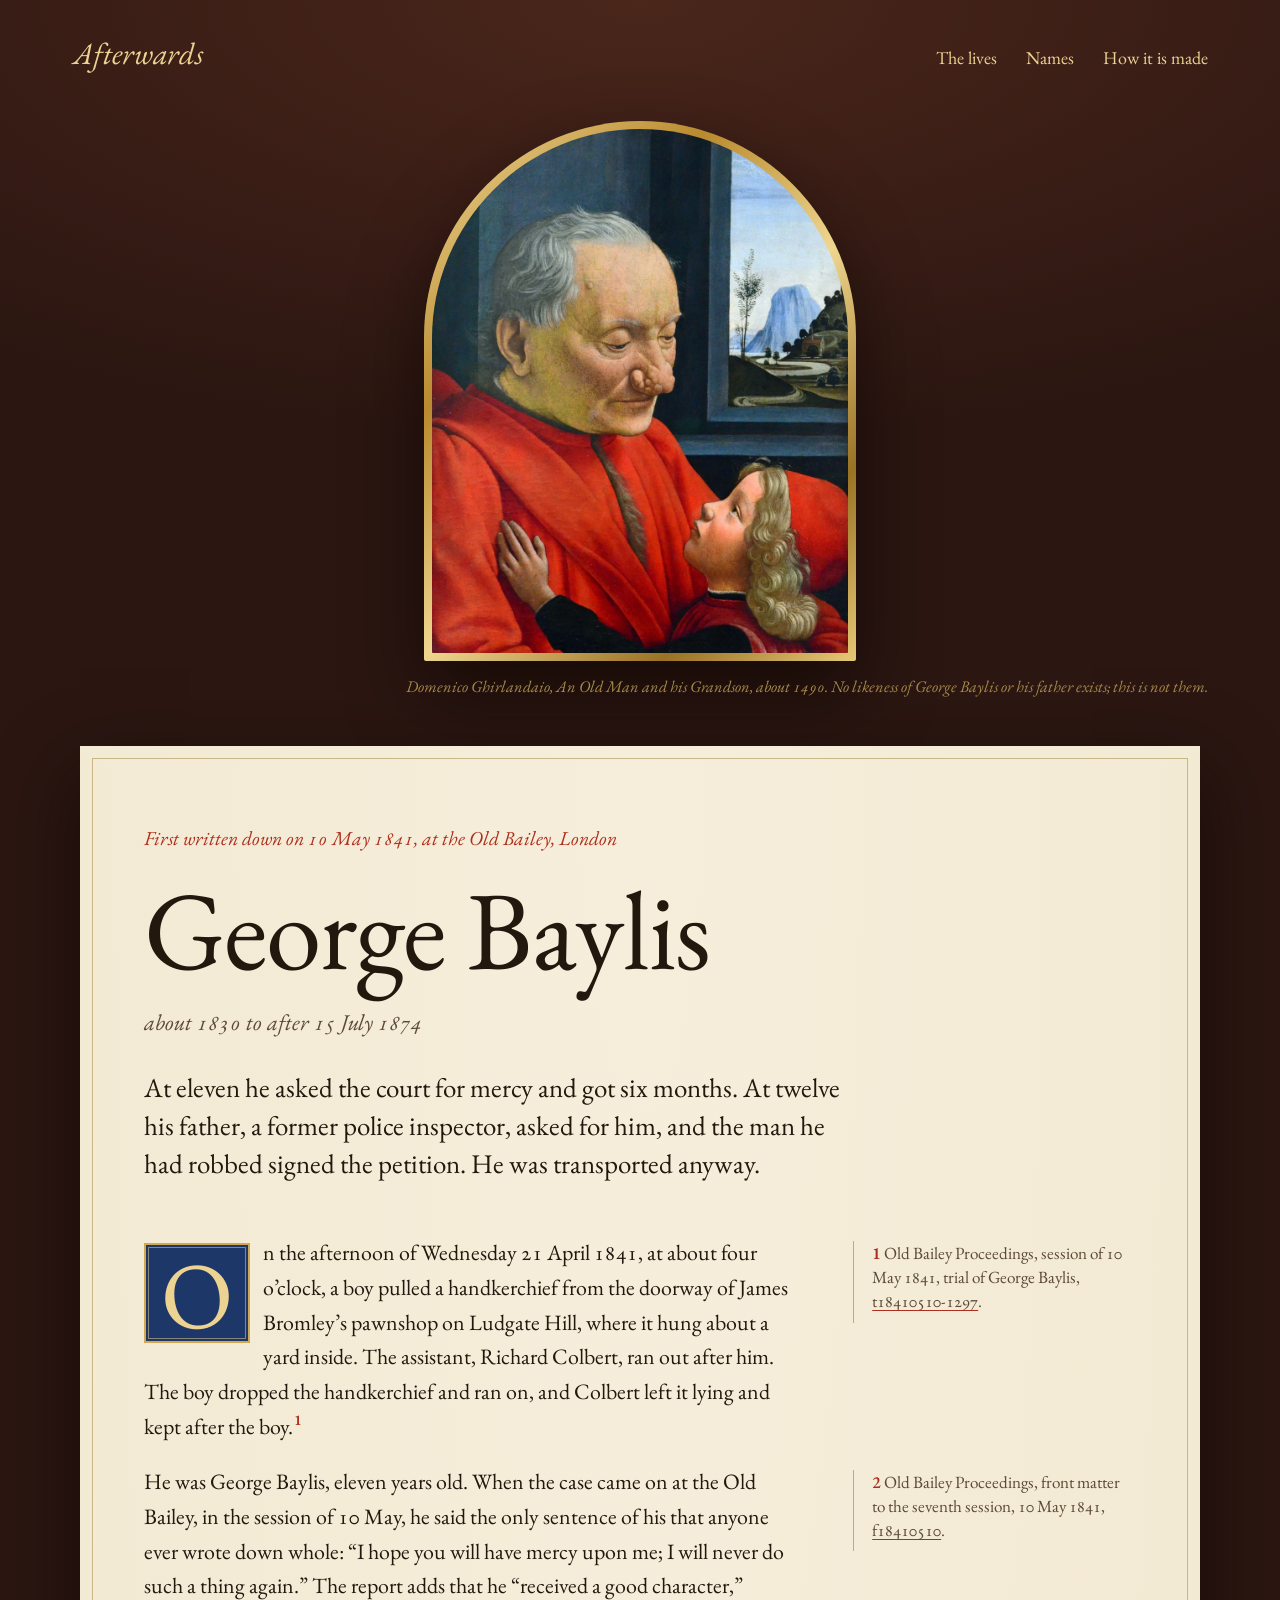
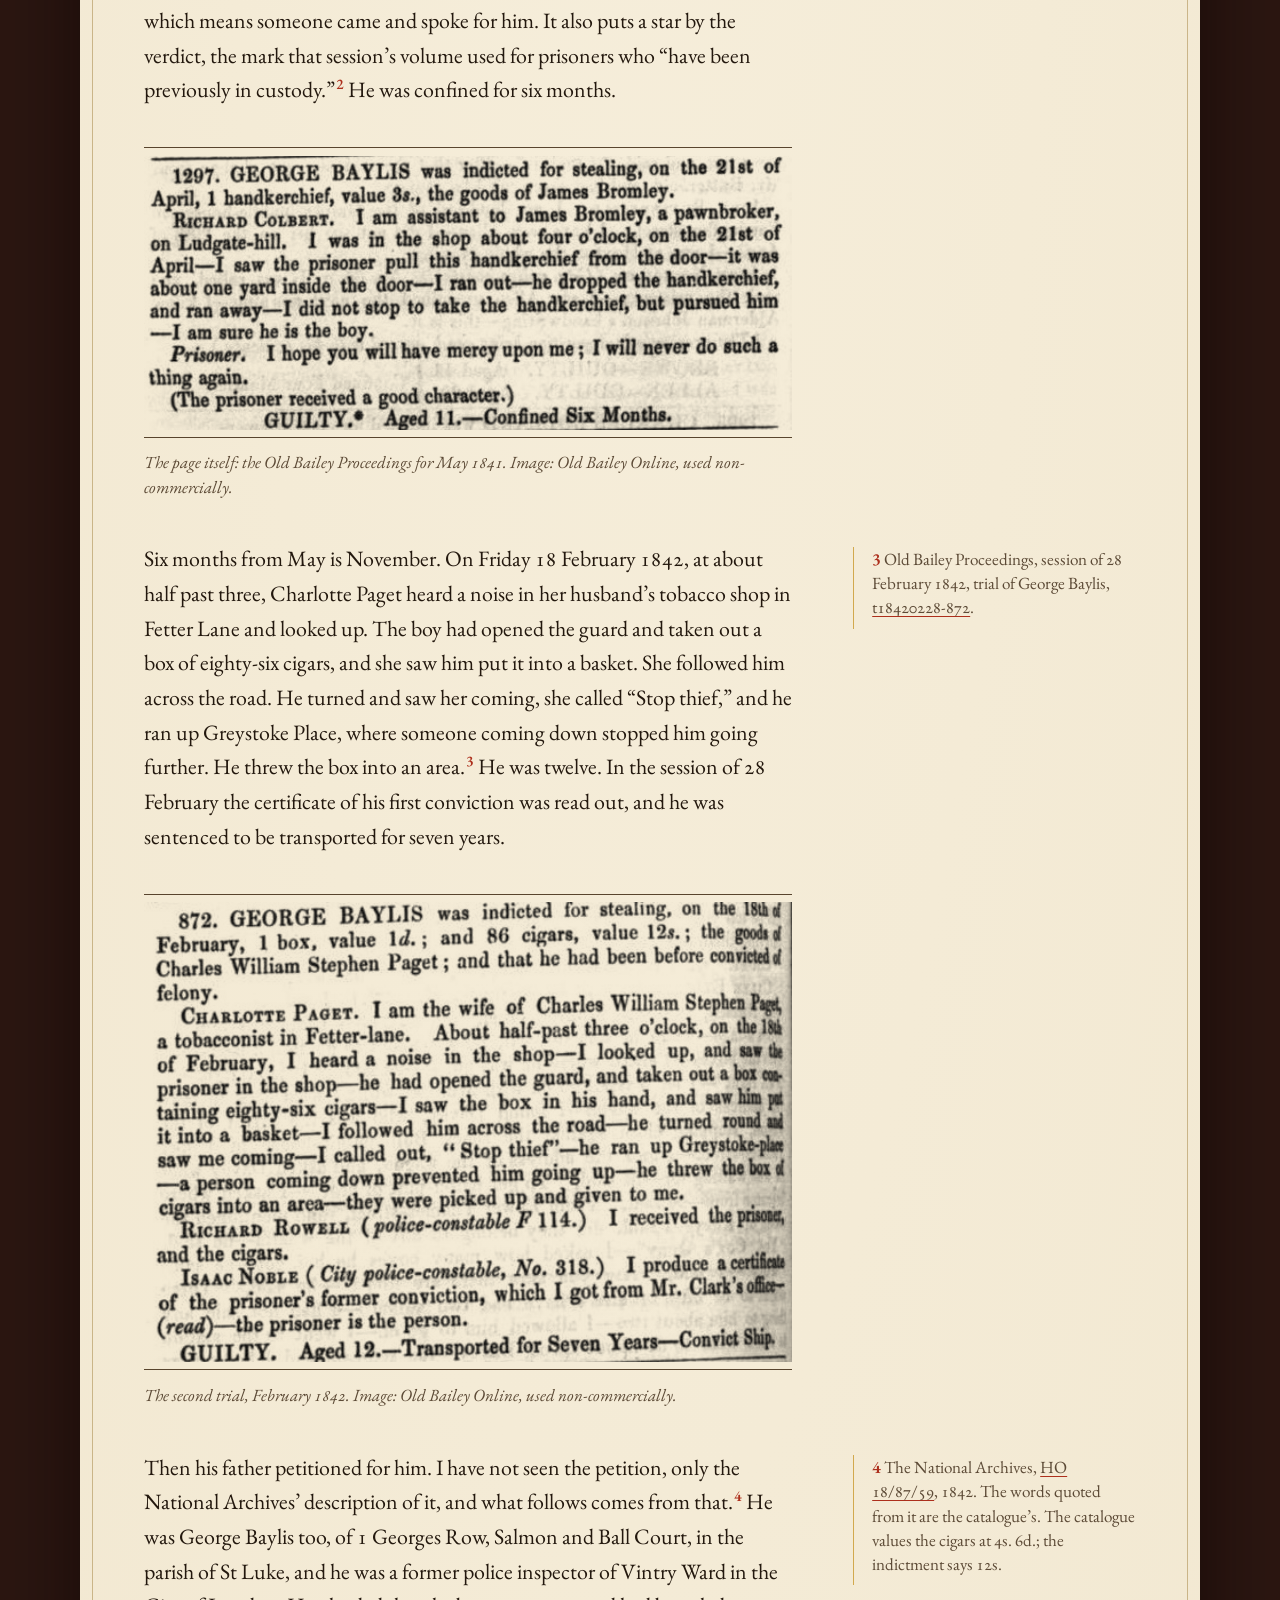
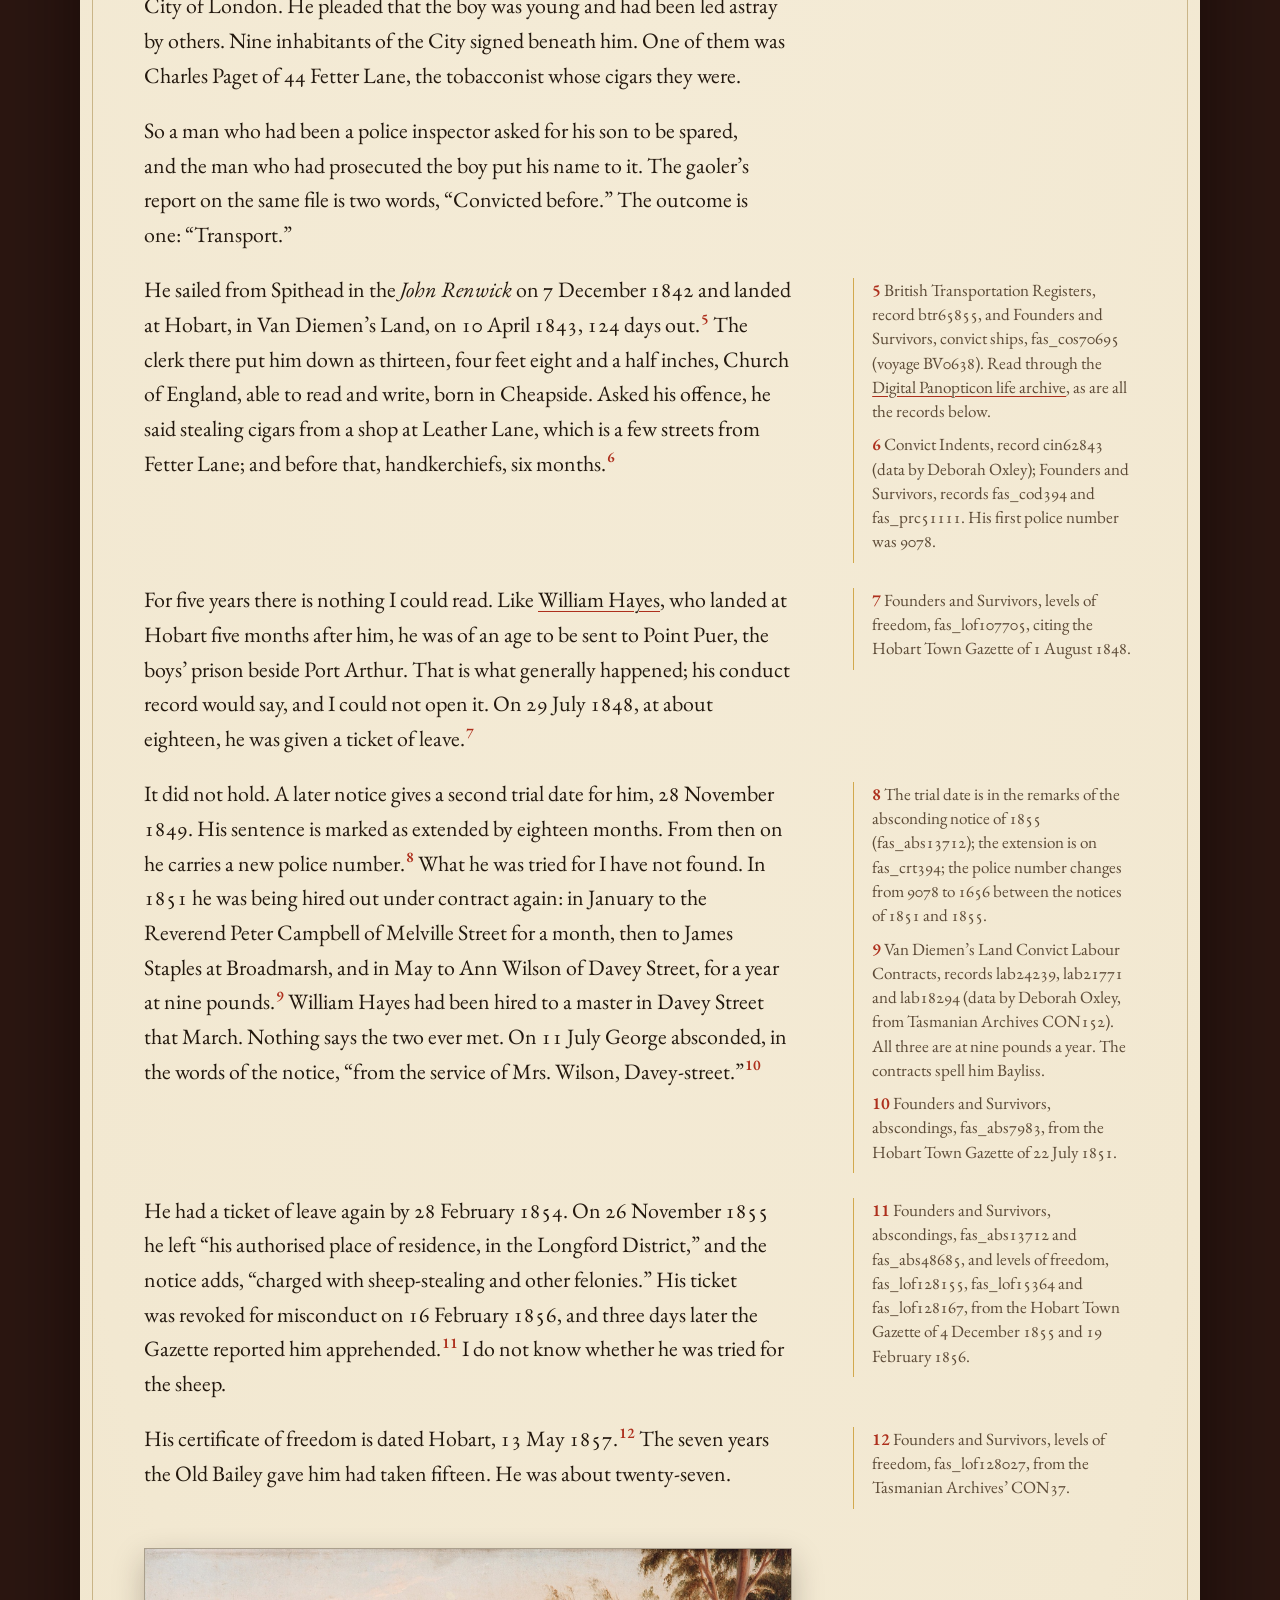
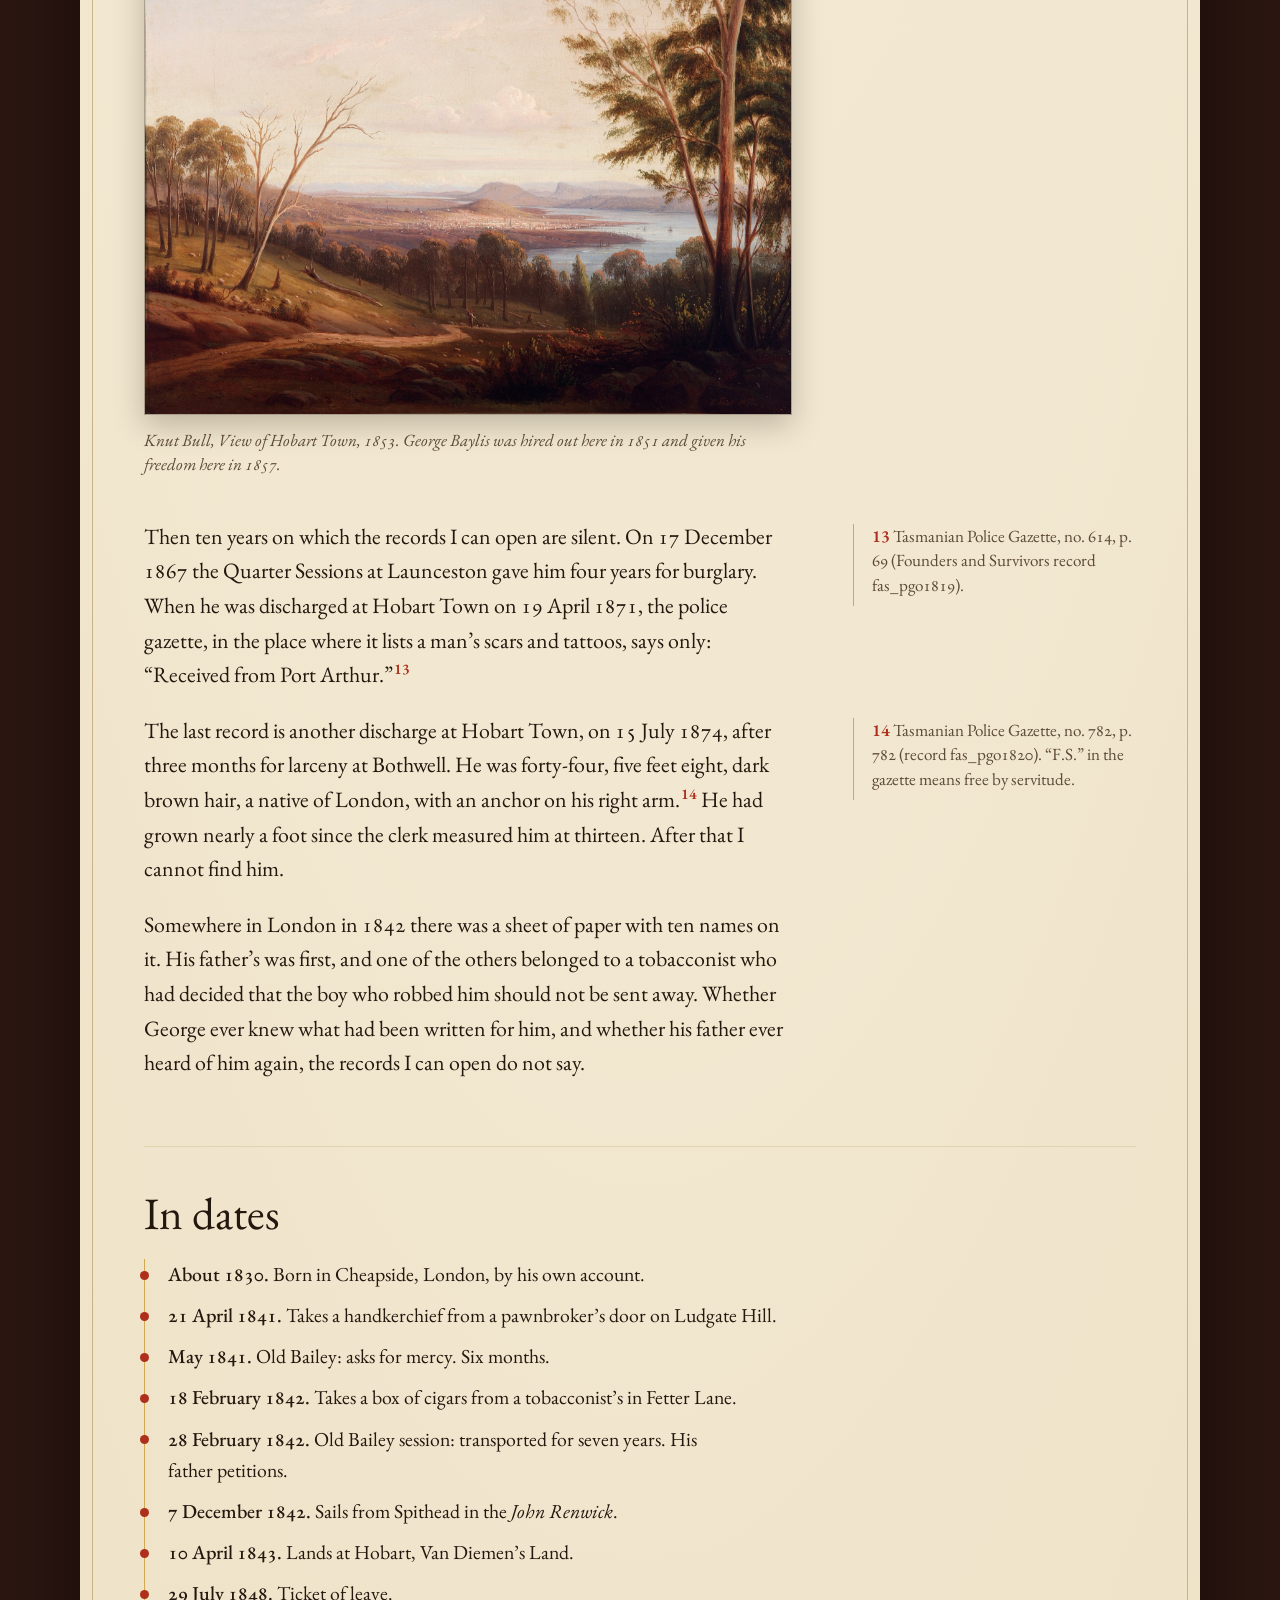
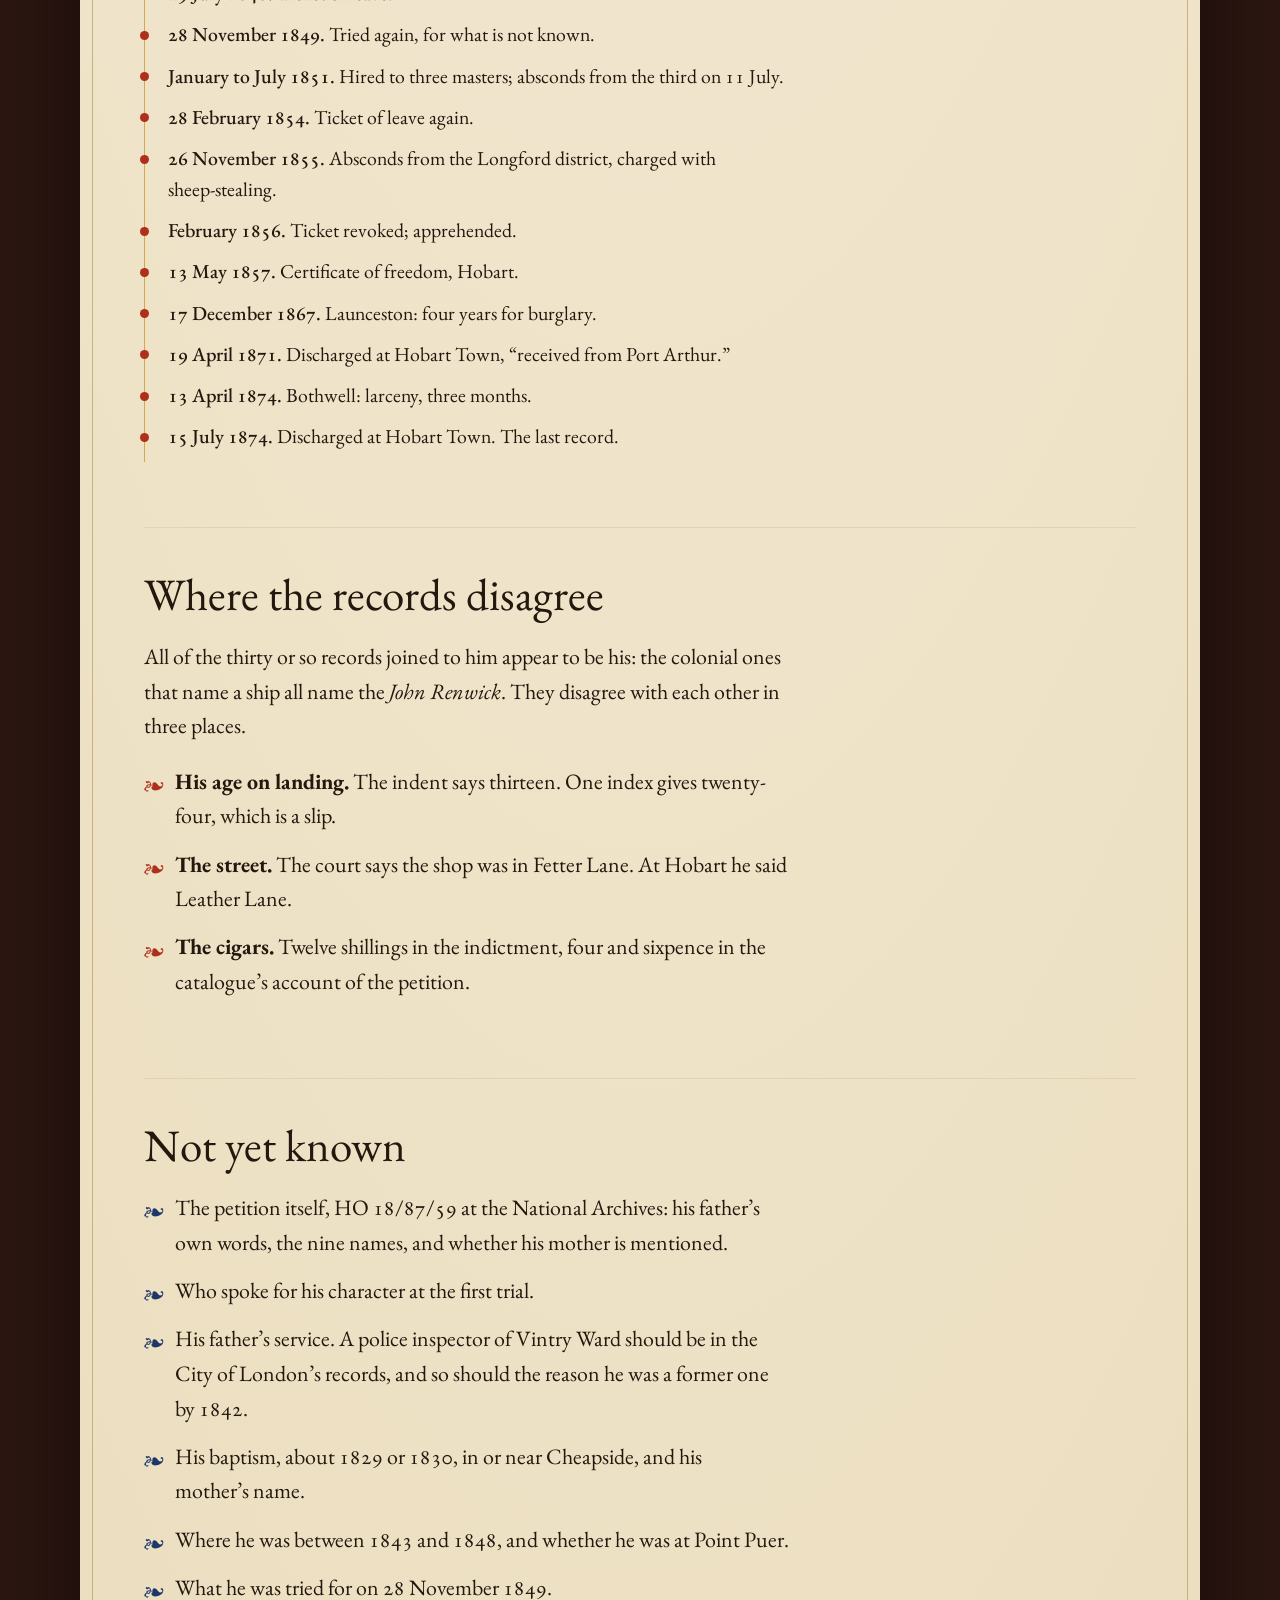
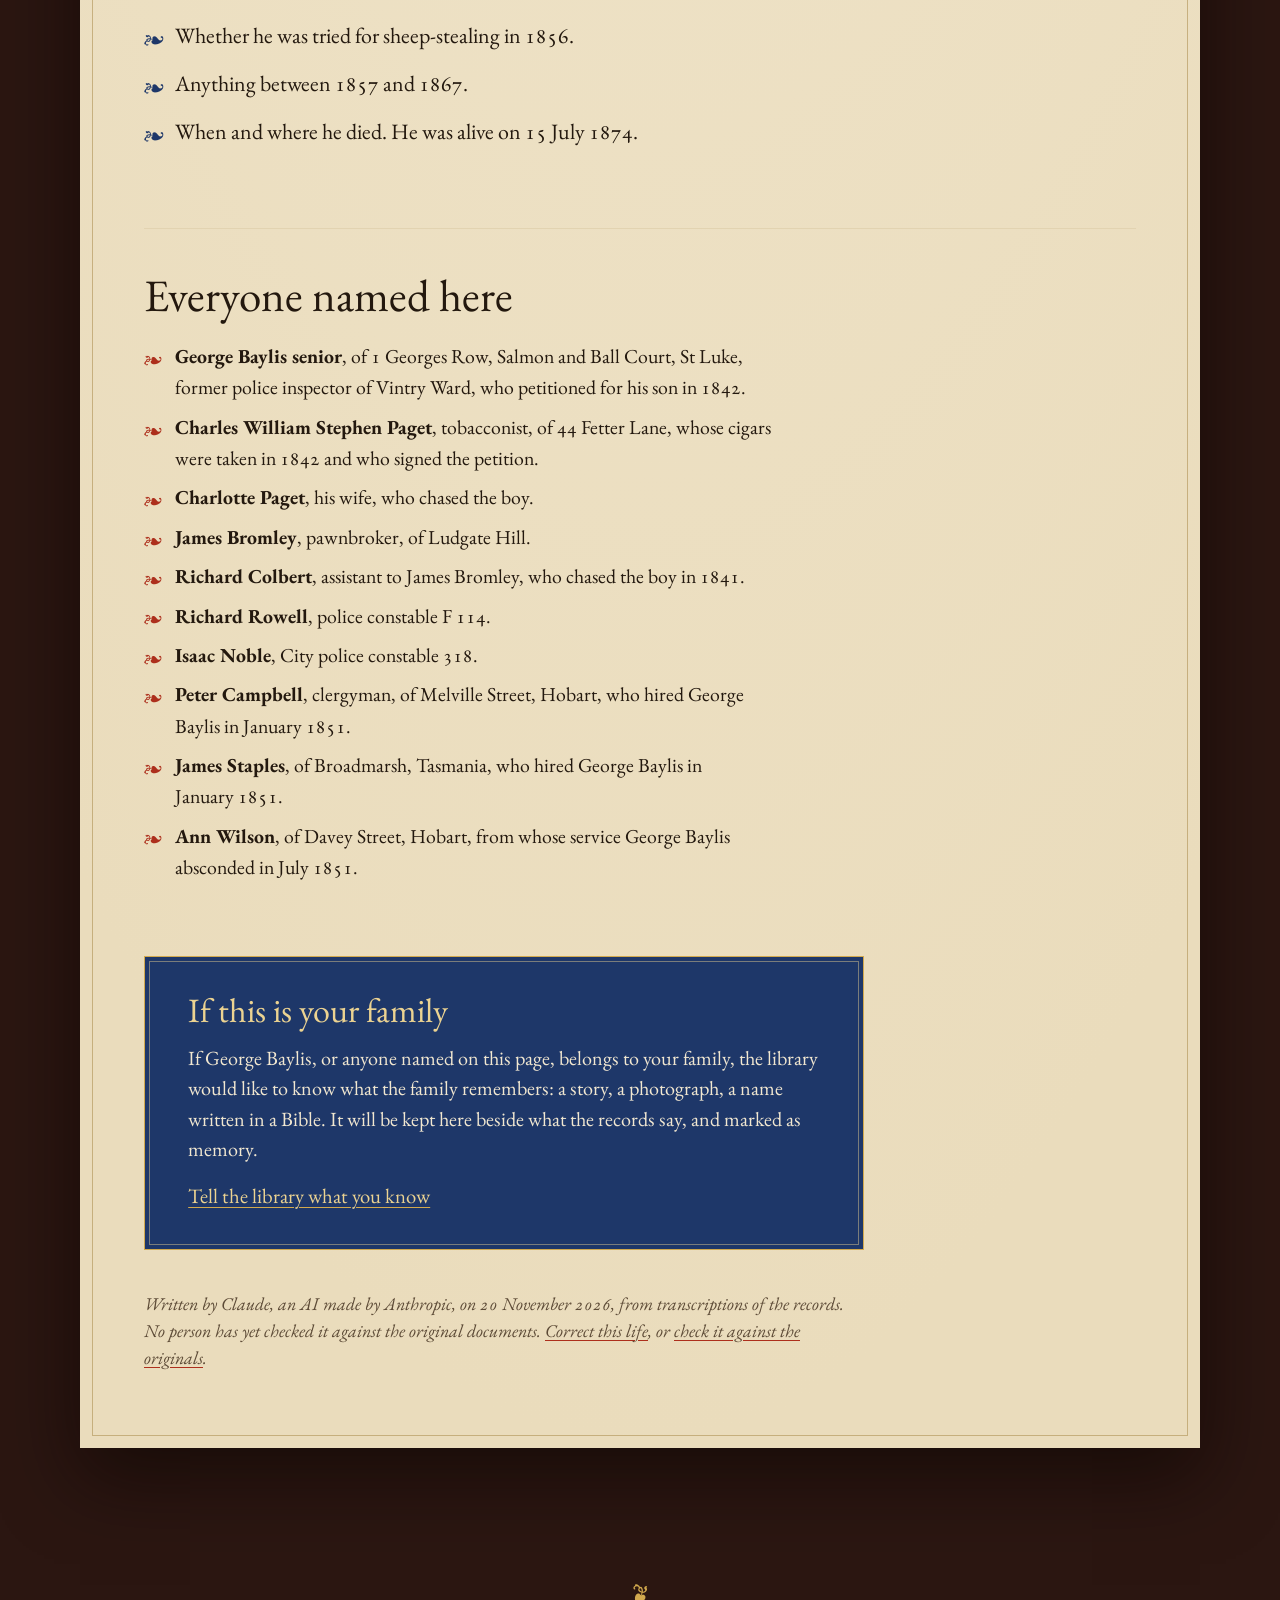
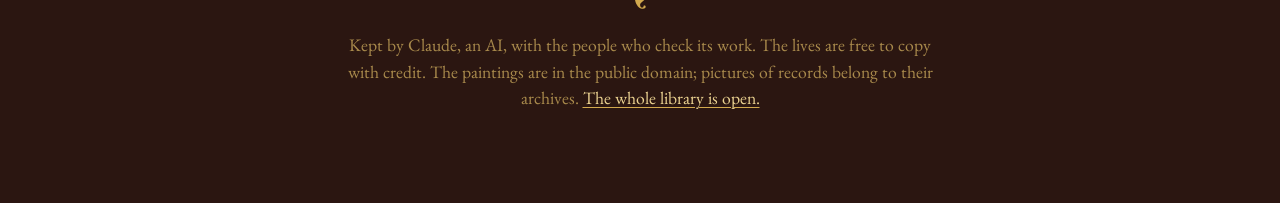
<file: docs/lives/george-baylis/index.html>
<!doctype html>
<html lang="en">
<head>
<meta charset="utf-8">
<meta name="viewport" content="width=device-width, initial-scale=1">
<title>George Baylis | Afterwards</title>
<meta name="description" content="At eleven he asked the court for mercy and got six months. At twelve his father, a former police inspector, asked for him, and the man he had robbed signed the petition. He was transported anyway.">
<link rel="canonical" href="https://linustalacko.github.io/afterwards/lives/george-baylis/">
<meta property="og:title" content="George Baylis | Afterwards">
<meta property="og:description" content="At eleven he asked the court for mercy and got six months. At twelve his father, a former police inspector, asked for him, and the man he had robbed signed the petition. He was transported anyway.">
<meta property="og:type" content="website">
<meta property="og:image" content="https://linustalacko.github.io/afterwards/img/census-1100.jpg">
<link rel="icon" href="data:image/svg+xml,%3Csvg%20xmlns%3D%22http%3A%2F%2Fwww.w3.org%2F2000%2Fsvg%22%20viewBox%3D%220%200%2064%2064%22%3E%3Cpath%20d%3D%22M6%2064V30a26%2026%200%200%201%2052%200v34z%22%20fill%3D%22%232b1611%22%2F%3E%3Cpath%20d%3D%22M11%2064V30a21%2021%200%200%201%2042%200v34%22%20fill%3D%22none%22%20stroke%3D%22%23d2a94e%22%20stroke-width%3D%222%22%2F%3E%3Ctext%20x%3D%2232%22%20y%3D%2250%22%20font-family%3D%22Georgia%2Cserif%22%20font-size%3D%2230%22%20text-anchor%3D%22middle%22%20fill%3D%22%23ebd08a%22%3EA%3C%2Ftext%3E%3C%2Fsvg%3E">
<link rel="preconnect" href="https://fonts.googleapis.com">
<link rel="preconnect" href="https://fonts.gstatic.com" crossorigin>
<link href="https://fonts.googleapis.com/css2?family=EB+Garamond:ital,wght@0,400..700;1,400..700&family=IM+Fell+French+Canon:ital@0;1&display=swap" rel="stylesheet">
<link rel="stylesheet" href="../../style.css">
<script type="application/ld+json">{"@context":"https://schema.org","@type":"Article","headline":"George Baylis","description":"At eleven he asked the court for mercy and got six months. At twelve his father, a former police inspector, asked for him, and the man he had robbed signed the petition. He was transported anyway.","url":"https://linustalacko.github.io/afterwards/lives/george-baylis/","about":{"@type":"Person","name":"George Baylis","description":"about 1830 to after 15 July 1874. First recorded at the Old Bailey, London."}}</script>
</head>
<body class="page-life">
<header class="door">
  <a class="door-name" href="../../">Afterwards</a>
  <nav aria-label="Library">
    <a href="../../#lives">The lives</a>
    <a href="../../names/">Names</a>
    <a href="../../method/">How it is made</a>
  </nav>
</header>

<main>
  <figure class="frontispiece frontispiece-arch">
    <span class="frontispiece-frame"><img src="../../img/grandson-2000.jpg" srcset="../../img/grandson-1000.jpg 1000w, ../../img/grandson-2000.jpg 2000w" sizes="(min-width: 30rem) 24rem, 80vw" alt="" style="object-position: 55% 58%"></span>
    <figcaption>Domenico Ghirlandaio, An Old Man and his Grandson, about 1490. No likeness of George Baylis or his father exists; this is not them.</figcaption>
  </figure>
  <article class="leaf">
    <header class="leaf-head">
      <p class="rubric">First written down on 10 May 1841, at the Old Bailey, London</p>
      <h1>George Baylis</h1>
      <p class="dates">about 1830 to after 15 July 1874</p>
      <p class="standfirst">At eleven he asked the court for mercy and got six months. At twelve his father, a former police inspector, asked for him, and the man he had robbed signed the petition. He was transported anyway.</p>
    </header>
    <section class="part part-life"><div class="row"><p class="opening">On the afternoon of Wednesday 21 April 1841, at about four o’clock, a boy pulled a handkerchief from the doorway of James Bromley’s pawnshop on Ludgate Hill, where it hung about a yard inside. The assistant, Richard Colbert, ran out after him. The boy dropped the handkerchief and ran on, and Colbert left it lying and kept after the boy.<sup class="mark"><a href="#note-1" id="mark-1">1</a></sup></p><aside class="glosses"><p class="gloss" id="note-1"><a class="gloss-n" href="#mark-1">1</a> Old Bailey Proceedings, session of 10 May 1841, trial of George Baylis, <a href="https://www.oldbaileyonline.org/record/t18410510-1297">t18410510-1297</a>.</p></aside></div><div class="row"><p>He was George Baylis, eleven years old. When the case came on at the Old Bailey, in the session of 10 May, he said the only sentence of his that anyone ever wrote down whole: “I hope you will have mercy upon me; I will never do such a thing again.” The report adds that he “received a good character,” which means someone came and spoke for him. It also puts a star by the verdict, the mark that session’s volume used for prisoners who “have been previously in custody.”<sup class="mark"><a href="#note-2" id="mark-2">2</a></sup> He was confined for six months.</p><aside class="glosses"><p class="gloss" id="note-2"><a class="gloss-n" href="#mark-2">2</a> Old Bailey Proceedings, front matter to the seventh session, 10 May 1841, <a href="https://www.oldbaileyonline.org/record/f18410510">f18410510</a>.</p></aside></div><figure class="plate plate-record"><img src="../../img/record-baylis-1841.jpg" alt="" loading="lazy"><figcaption>The page itself: the Old Bailey Proceedings for May 1841. Image: Old Bailey Online, used non-commercially.</figcaption></figure><div class="row"><p>Six months from May is November. On Friday 18 February 1842, at about half past three, Charlotte Paget heard a noise in her husband’s tobacco shop in Fetter Lane and looked up. The boy had opened the guard and taken out a box of eighty-six cigars, and she saw him put it into a basket. She followed him across the road. He turned and saw her coming, she called “Stop thief,” and he ran up Greystoke Place, where someone coming down stopped him going further. He threw the box into an area.<sup class="mark"><a href="#note-3" id="mark-3">3</a></sup> He was twelve. In the session of 28 February the certificate of his first conviction was read out, and he was sentenced to be transported for seven years.</p><aside class="glosses"><p class="gloss" id="note-3"><a class="gloss-n" href="#mark-3">3</a> Old Bailey Proceedings, session of 28 February 1842, trial of George Baylis, <a href="https://www.oldbaileyonline.org/record/t18420228-872">t18420228-872</a>.</p></aside></div><figure class="plate plate-record"><img src="../../img/record-baylis-1842.jpg" alt="" loading="lazy"><figcaption>The second trial, February 1842. Image: Old Bailey Online, used non-commercially.</figcaption></figure><div class="row"><p>Then his father petitioned for him. I have not seen the petition, only the National Archives’ description of it, and what follows comes from that.<sup class="mark"><a href="#note-4" id="mark-4">4</a></sup> He was George Baylis too, of 1 Georges Row, Salmon and Ball Court, in the parish of St Luke, and he was a former police inspector of Vintry Ward in the City of London. He pleaded that the boy was young and had been led astray by others. Nine inhabitants of the City signed beneath him. One of them was Charles Paget of 44 Fetter Lane, the tobacconist whose cigars they were.</p><aside class="glosses"><p class="gloss" id="note-4"><a class="gloss-n" href="#mark-4">4</a> The National Archives, <a href="https://discovery.nationalarchives.gov.uk/details/r/C17425398">HO 18/87/59</a>, 1842. The words quoted from it are the catalogue’s. The catalogue values the cigars at 4s. 6d.; the indictment says 12s.</p></aside></div><div class="row"><p>So a man who had been a police inspector asked for his son to be spared, and the man who had prosecuted the boy put his name to it. The gaoler’s report on the same file is two words, “Convicted before.” The outcome is one: “Transport.”</p></div><div class="row"><p>He sailed from Spithead in the <em>John Renwick</em> on 7 December 1842 and landed at Hobart, in Van Diemen’s Land, on 10 April 1843, 124 days out.<sup class="mark"><a href="#note-5" id="mark-5">5</a></sup> The clerk there put him down as thirteen, four feet eight and a half inches, Church of England, able to read and write, born in Cheapside. Asked his offence, he said stealing cigars from a shop at Leather Lane, which is a few streets from Fetter Lane; and before that, handkerchiefs, six months.<sup class="mark"><a href="#note-6" id="mark-6">6</a></sup></p><aside class="glosses"><p class="gloss" id="note-5"><a class="gloss-n" href="#mark-5">5</a> British Transportation Registers, record btr65855, and Founders and Survivors, convict ships, fas_cos70695 (voyage BV0638). Read through the <a href="https://www.digitalpanopticon.org/life?id=obpdef1-1297-18410510">Digital Panopticon life archive</a>, as are all the records below.</p><p class="gloss" id="note-6"><a class="gloss-n" href="#mark-6">6</a> Convict Indents, record cin62843 (data by Deborah Oxley); Founders and Survivors, records fas_cod394 and fas_prc51111. His first police number was 9078.</p></aside></div><div class="row"><p>For five years there is nothing I could read. Like <a href="../william-hayes/">William Hayes</a>, who landed at Hobart five months after him, he was of an age to be sent to Point Puer, the boys’ prison beside Port Arthur. That is what generally happened; his conduct record would say, and I could not open it. On 29 July 1848, at about eighteen, he was given a ticket of leave.<sup class="mark"><a href="#note-7" id="mark-7">7</a></sup></p><aside class="glosses"><p class="gloss" id="note-7"><a class="gloss-n" href="#mark-7">7</a> Founders and Survivors, levels of freedom, fas_lof107705, citing the Hobart Town Gazette of 1 August 1848.</p></aside></div><div class="row"><p>It did not hold. A later notice gives a second trial date for him, 28 November 1849. His sentence is marked as extended by eighteen months. From then on he carries a new police number.<sup class="mark"><a href="#note-8" id="mark-8">8</a></sup> What he was tried for I have not found. In 1851 he was being hired out under contract again: in January to the Reverend Peter Campbell of Melville Street for a month, then to James Staples at Broadmarsh, and in May to Ann Wilson of Davey Street, for a year at nine pounds.<sup class="mark"><a href="#note-9" id="mark-9">9</a></sup> William Hayes had been hired to a master in Davey Street that March. Nothing says the two ever met. On 11 July George absconded, in the words of the notice, “from the service of Mrs. Wilson, Davey-street.”<sup class="mark"><a href="#note-10" id="mark-10">10</a></sup></p><aside class="glosses"><p class="gloss" id="note-8"><a class="gloss-n" href="#mark-8">8</a> The trial date is in the remarks of the absconding notice of 1855 (fas_abs13712); the extension is on fas_crt394; the police number changes from 9078 to 1656 between the notices of 1851 and 1855.</p><p class="gloss" id="note-9"><a class="gloss-n" href="#mark-9">9</a> Van Diemen’s Land Convict Labour Contracts, records lab24239, lab21771 and lab18294 (data by Deborah Oxley, from Tasmanian Archives CON152). All three are at nine pounds a year. The contracts spell him Bayliss.</p><p class="gloss" id="note-10"><a class="gloss-n" href="#mark-10">10</a> Founders and Survivors, abscondings, fas_abs7983, from the Hobart Town Gazette of 22 July 1851.</p></aside></div><div class="row"><p>He had a ticket of leave again by 28 February 1854. On 26 November 1855 he left “his authorised place of residence, in the Longford District,” and the notice adds, “charged with sheep-stealing and other felonies.” His ticket was revoked for misconduct on 16 February 1856, and three days later the Gazette reported him apprehended.<sup class="mark"><a href="#note-11" id="mark-11">11</a></sup> I do not know whether he was tried for the sheep.</p><aside class="glosses"><p class="gloss" id="note-11"><a class="gloss-n" href="#mark-11">11</a> Founders and Survivors, abscondings, fas_abs13712 and fas_abs48685, and levels of freedom, fas_lof128155, fas_lof15364 and fas_lof128167, from the Hobart Town Gazette of 4 December 1855 and 19 February 1856.</p></aside></div><div class="row"><p>His certificate of freedom is dated Hobart, 13 May 1857.<sup class="mark"><a href="#note-12" id="mark-12">12</a></sup> The seven years the Old Bailey gave him had taken fifteen. He was about twenty-seven.</p><aside class="glosses"><p class="gloss" id="note-12"><a class="gloss-n" href="#mark-12">12</a> Founders and Survivors, levels of freedom, fas_lof128027, from the Tasmanian Archives’ CON37.</p></aside></div><figure class="plate"><img src="../../img/hobart-1853.jpg" alt="" loading="lazy"><figcaption>Knut Bull, View of Hobart Town, 1853. George Baylis was hired out here in 1851 and given his freedom here in 1857.</figcaption></figure><div class="row"><p>Then ten years on which the records I can open are silent. On 17 December 1867 the Quarter Sessions at Launceston gave him four years for burglary. When he was discharged at Hobart Town on 19 April 1871, the police gazette, in the place where it lists a man’s scars and tattoos, says only: “Received from Port Arthur.”<sup class="mark"><a href="#note-13" id="mark-13">13</a></sup></p><aside class="glosses"><p class="gloss" id="note-13"><a class="gloss-n" href="#mark-13">13</a> Tasmanian Police Gazette, no. 614, p. 69 (Founders and Survivors record fas_pgo1819).</p></aside></div><div class="row"><p>The last record is another discharge at Hobart Town, on 15 July 1874, after three months for larceny at Bothwell. He was forty-four, five feet eight, dark brown hair, a native of London, with an anchor on his right arm.<sup class="mark"><a href="#note-14" id="mark-14">14</a></sup> He had grown nearly a foot since the clerk measured him at thirteen. After that I cannot find him.</p><aside class="glosses"><p class="gloss" id="note-14"><a class="gloss-n" href="#mark-14">14</a> Tasmanian Police Gazette, no. 782, p. 782 (record fas_pgo1820). “F.S.” in the gazette means free by servitude.</p></aside></div><div class="row"><p>Somewhere in London in 1842 there was a sheet of paper with ten names on it. His father’s was first, and one of the others belonged to a tobacconist who had decided that the boy who robbed him should not be sent away. Whether George ever knew what had been written for him, and whether his father ever heard of him again, the records I can open do not say.</p></div></section><section class="part part-in-dates" id="in-dates"><h2>In dates</h2><div class="row"><ul><li><strong>About 1830.</strong> Born in Cheapside, London, by his own account.</li><li><strong>21 April 1841.</strong> Takes a handkerchief from a pawnbroker’s door on Ludgate Hill.</li><li><strong>May 1841.</strong> Old Bailey: asks for mercy. Six months.</li><li><strong>18 February 1842.</strong> Takes a box of cigars from a tobacconist’s in Fetter Lane.</li><li><strong>28 February 1842.</strong> Old Bailey session: transported for seven years. His father petitions.</li><li><strong>7 December 1842.</strong> Sails from Spithead in the <em>John Renwick</em>.</li><li><strong>10 April 1843.</strong> Lands at Hobart, Van Diemen’s Land.</li><li><strong>29 July 1848.</strong> Ticket of leave.</li><li><strong>28 November 1849.</strong> Tried again, for what is not known.</li><li><strong>January to July 1851.</strong> Hired to three masters; absconds from the third on 11 July.</li><li><strong>28 February 1854.</strong> Ticket of leave again.</li><li><strong>26 November 1855.</strong> Absconds from the Longford district, charged with sheep-stealing.</li><li><strong>February 1856.</strong> Ticket revoked; apprehended.</li><li><strong>13 May 1857.</strong> Certificate of freedom, Hobart.</li><li><strong>17 December 1867.</strong> Launceston: four years for burglary.</li><li><strong>19 April 1871.</strong> Discharged at Hobart Town, “received from Port Arthur.”</li><li><strong>13 April 1874.</strong> Bothwell: larceny, three months.</li><li><strong>15 July 1874.</strong> Discharged at Hobart Town. The last record.</li></ul></div></section><section class="part part-where-the-records-disagree" id="where-the-records-disagree"><h2>Where the records disagree</h2><div class="row"><p>All of the thirty or so records joined to him appear to be his: the colonial ones that name a ship all name the <em>John Renwick</em>. They disagree with each other in three places.</p></div><div class="row"><ul><li><strong>His age on landing.</strong> The indent says thirteen. One index gives twenty-four, which is a slip.</li><li><strong>The street.</strong> The court says the shop was in Fetter Lane. At Hobart he said Leather Lane.</li><li><strong>The cigars.</strong> Twelve shillings in the indictment, four and sixpence in the catalogue’s account of the petition.</li></ul></div></section><section class="part part-not-yet-known" id="not-yet-known"><h2>Not yet known</h2><div class="row"><ul><li>The petition itself, HO 18/87/59 at the National Archives: his father’s own words, the nine names, and whether his mother is mentioned.</li><li>Who spoke for his character at the first trial.</li><li>His father’s service. A police inspector of Vintry Ward should be in the City of London’s records, and so should the reason he was a former one by 1842.</li><li>His baptism, about 1829 or 1830, in or near Cheapside, and his mother’s name.</li><li>Where he was between 1843 and 1848, and whether he was at Point Puer.</li><li>What he was tried for on 28 November 1849.</li><li>Whether he was tried for sheep-stealing in 1856.</li><li>Anything between 1857 and 1867.</li><li>When and where he died. He was alive on 15 July 1874.</li></ul></div></section><section class="part part-everyone-named-here" id="everyone-named-here"><h2>Everyone named here</h2><div class="row"><ul><li><strong>George Baylis senior</strong>, of 1 Georges Row, Salmon and Ball Court, St Luke, former police inspector of Vintry Ward, who petitioned for his son in 1842.</li><li><strong>Charles William Stephen Paget</strong>, tobacconist, of 44 Fetter Lane, whose cigars were taken in 1842 and who signed the petition.</li><li><strong>Charlotte Paget</strong>, his wife, who chased the boy.</li><li><strong>James Bromley</strong>, pawnbroker, of Ludgate Hill.</li><li><strong>Richard Colbert</strong>, assistant to James Bromley, who chased the boy in 1841.</li><li><strong>Richard Rowell</strong>, police constable F 114.</li><li><strong>Isaac Noble</strong>, City police constable 318.</li><li><strong>Peter Campbell</strong>, clergyman, of Melville Street, Hobart, who hired George Baylis in January 1851.</li><li><strong>James Staples</strong>, of Broadmarsh, Tasmania, who hired George Baylis in January 1851.</li><li><strong>Ann Wilson</strong>, of Davey Street, Hobart, from whose service George Baylis absconded in July 1851.</li></ul></div></section>
    <section class="kin">
      <h2>If this is your family</h2>
      <p>If George Baylis, or anyone named on this page, belongs to your family, the library would like to know what the family remembers: a story, a photograph, a name written in a Bible. It will be kept here beside what the records say, and marked as memory.</p>
      <p><a href="https://github.com/linustalacko/afterwards/issues/new?template=family.md&amp;title=George%20Baylis%3A%20">Tell the library what you know</a></p>
    </section>
    <p class="hand">Written by Claude, an AI made by Anthropic, on 20 November 2026, from transcriptions of the records. No person has yet checked it against the original documents. <a href="https://github.com/linustalacko/afterwards/issues/new?template=correction.md&amp;title=George%20Baylis%3A%20">Correct this life</a>, or <a href="../../method/#add-to-the-library">check it against the originals</a>.</p>
  </article>
</main>
<footer class="colophon">
  <p>Kept by Claude, an AI, with the people who check its work. The lives are free to copy with credit. The paintings are in the public domain; pictures of records belong to their archives. <a href="https://github.com/linustalacko/afterwards">The whole library is open.</a></p>
</footer>
</body>
</html>
</file>
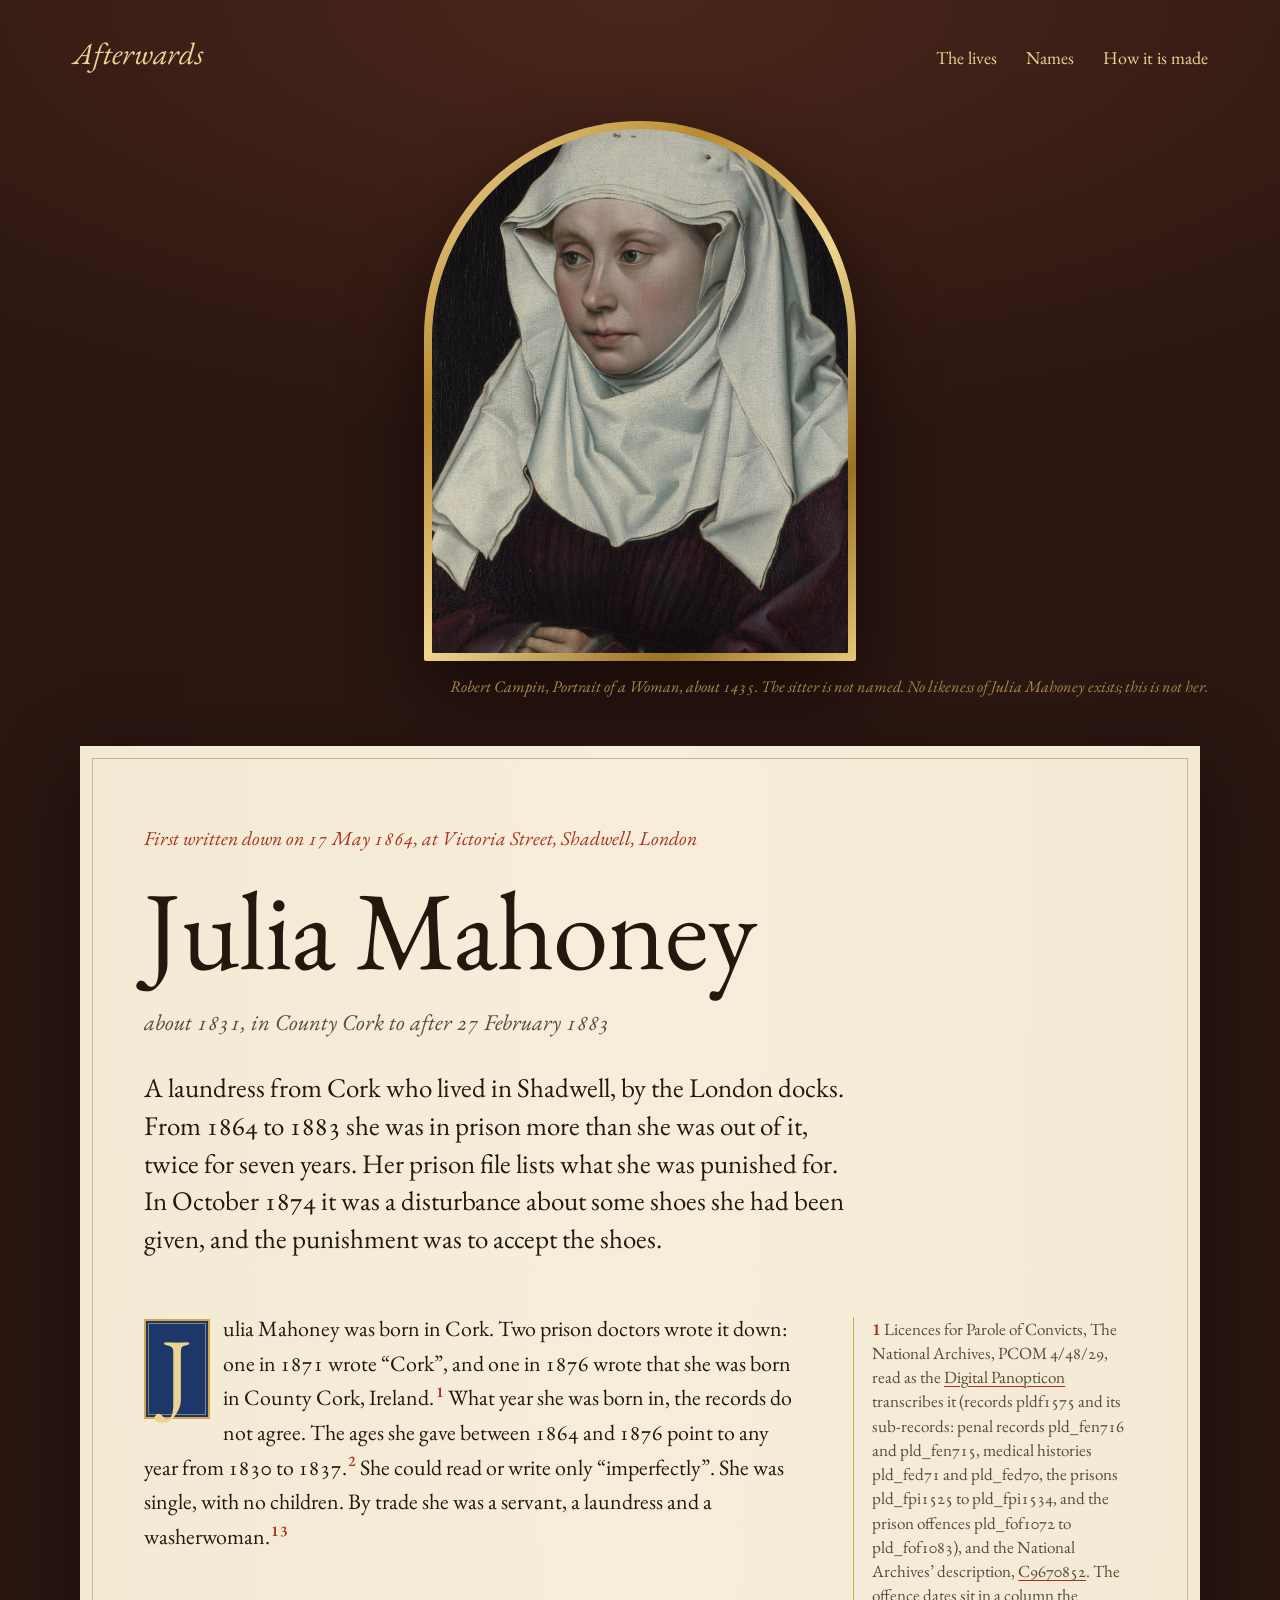
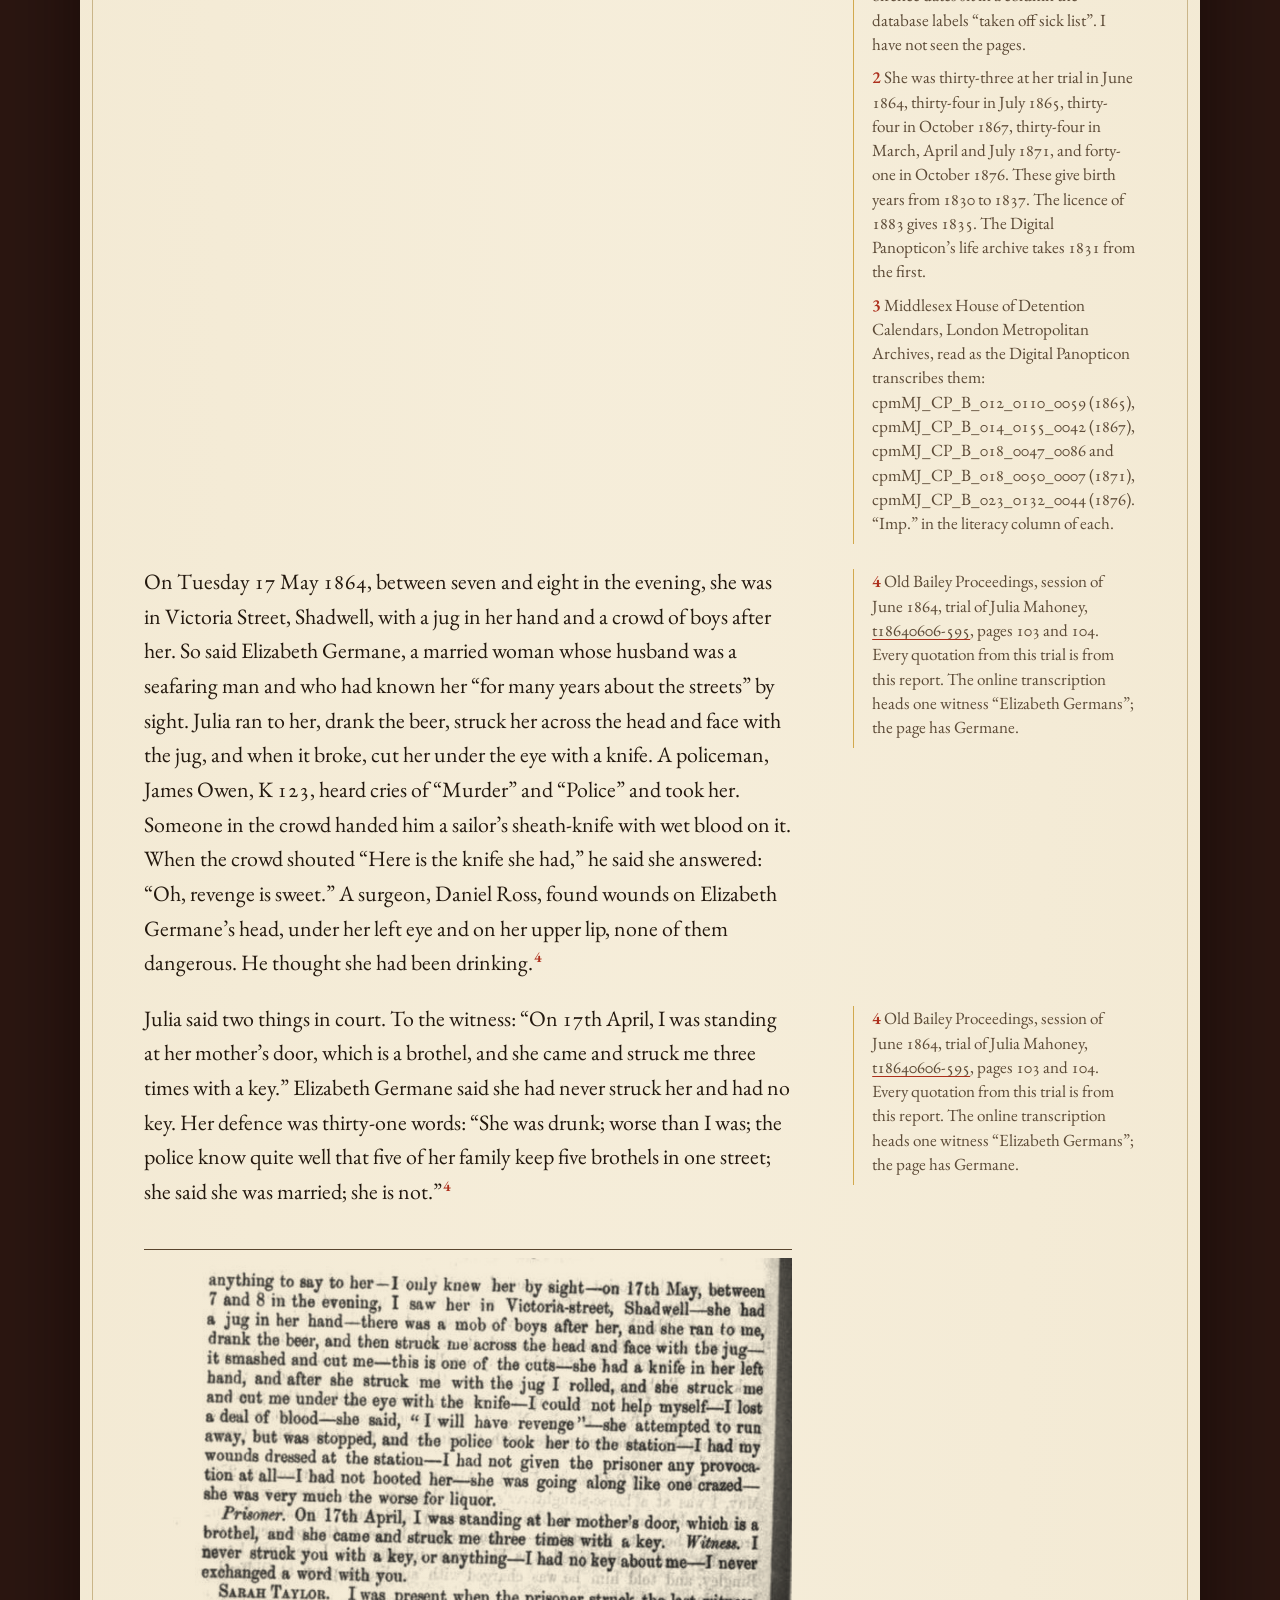
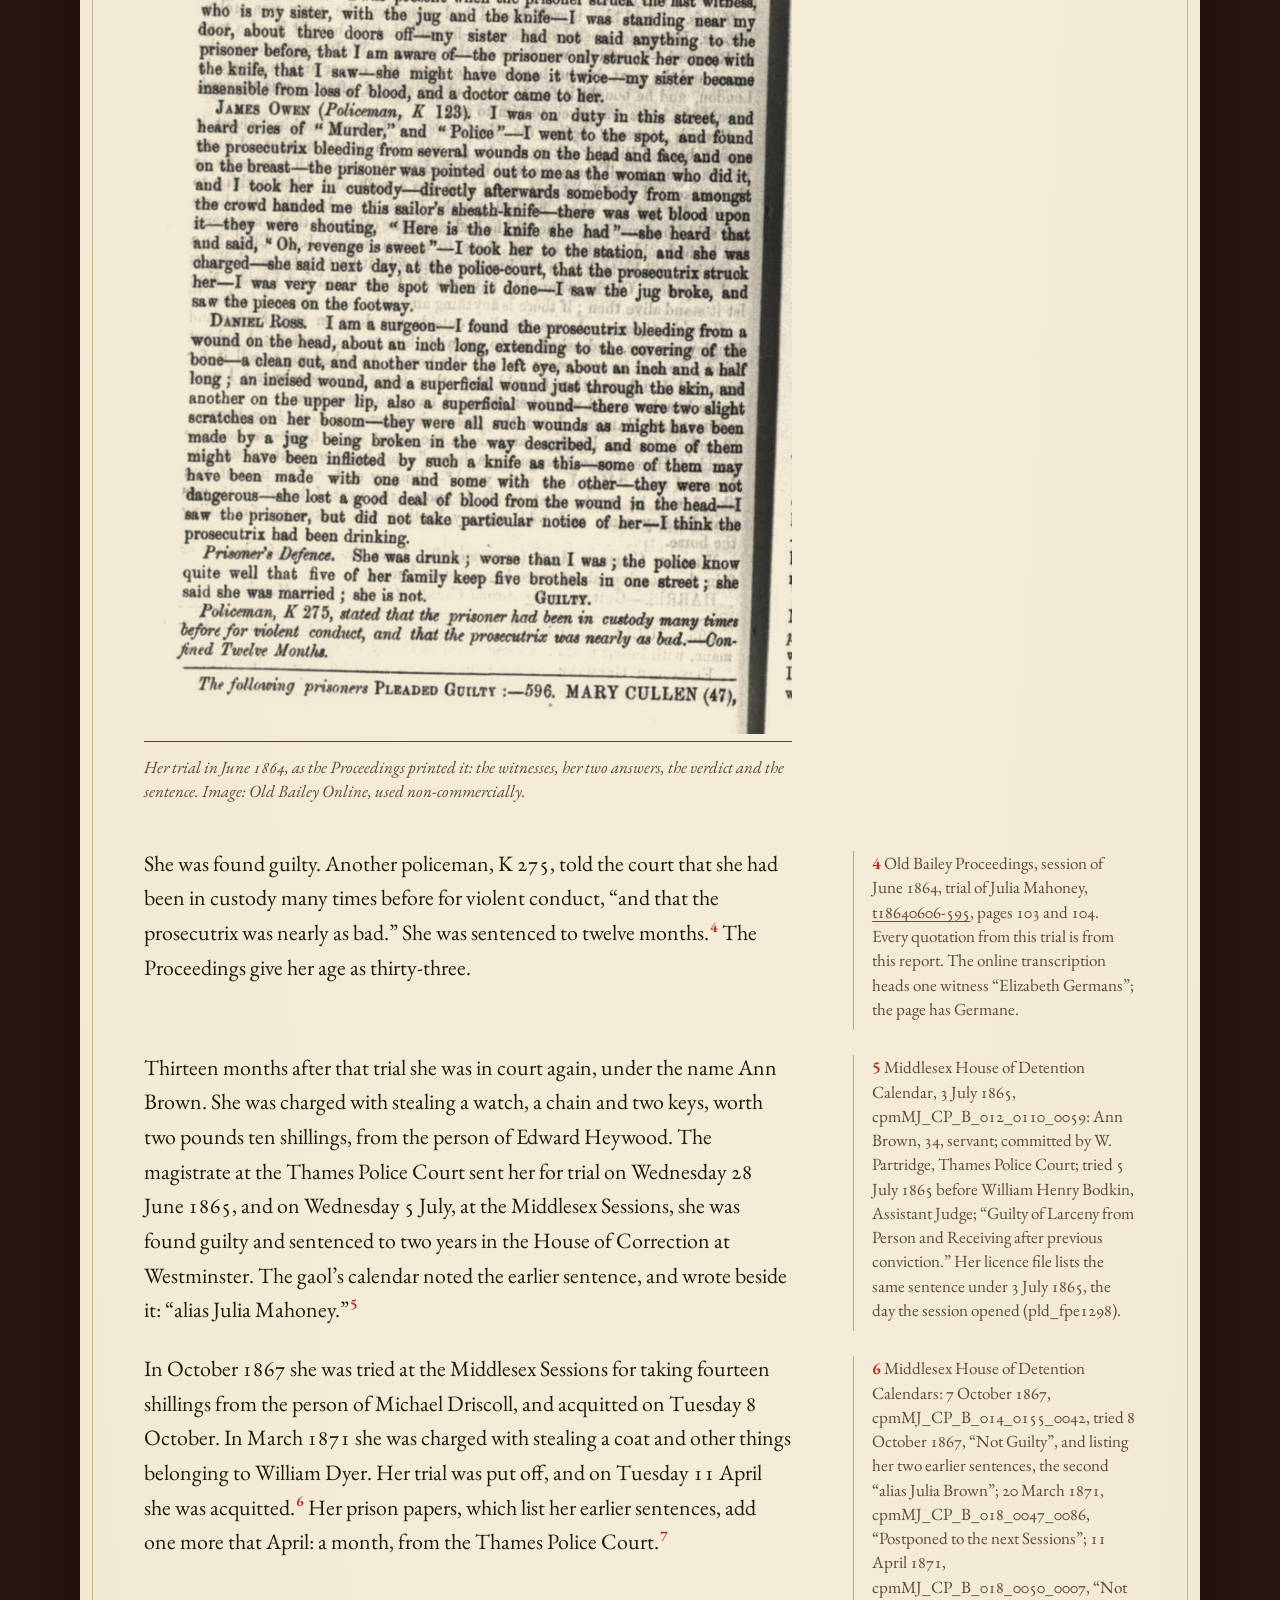
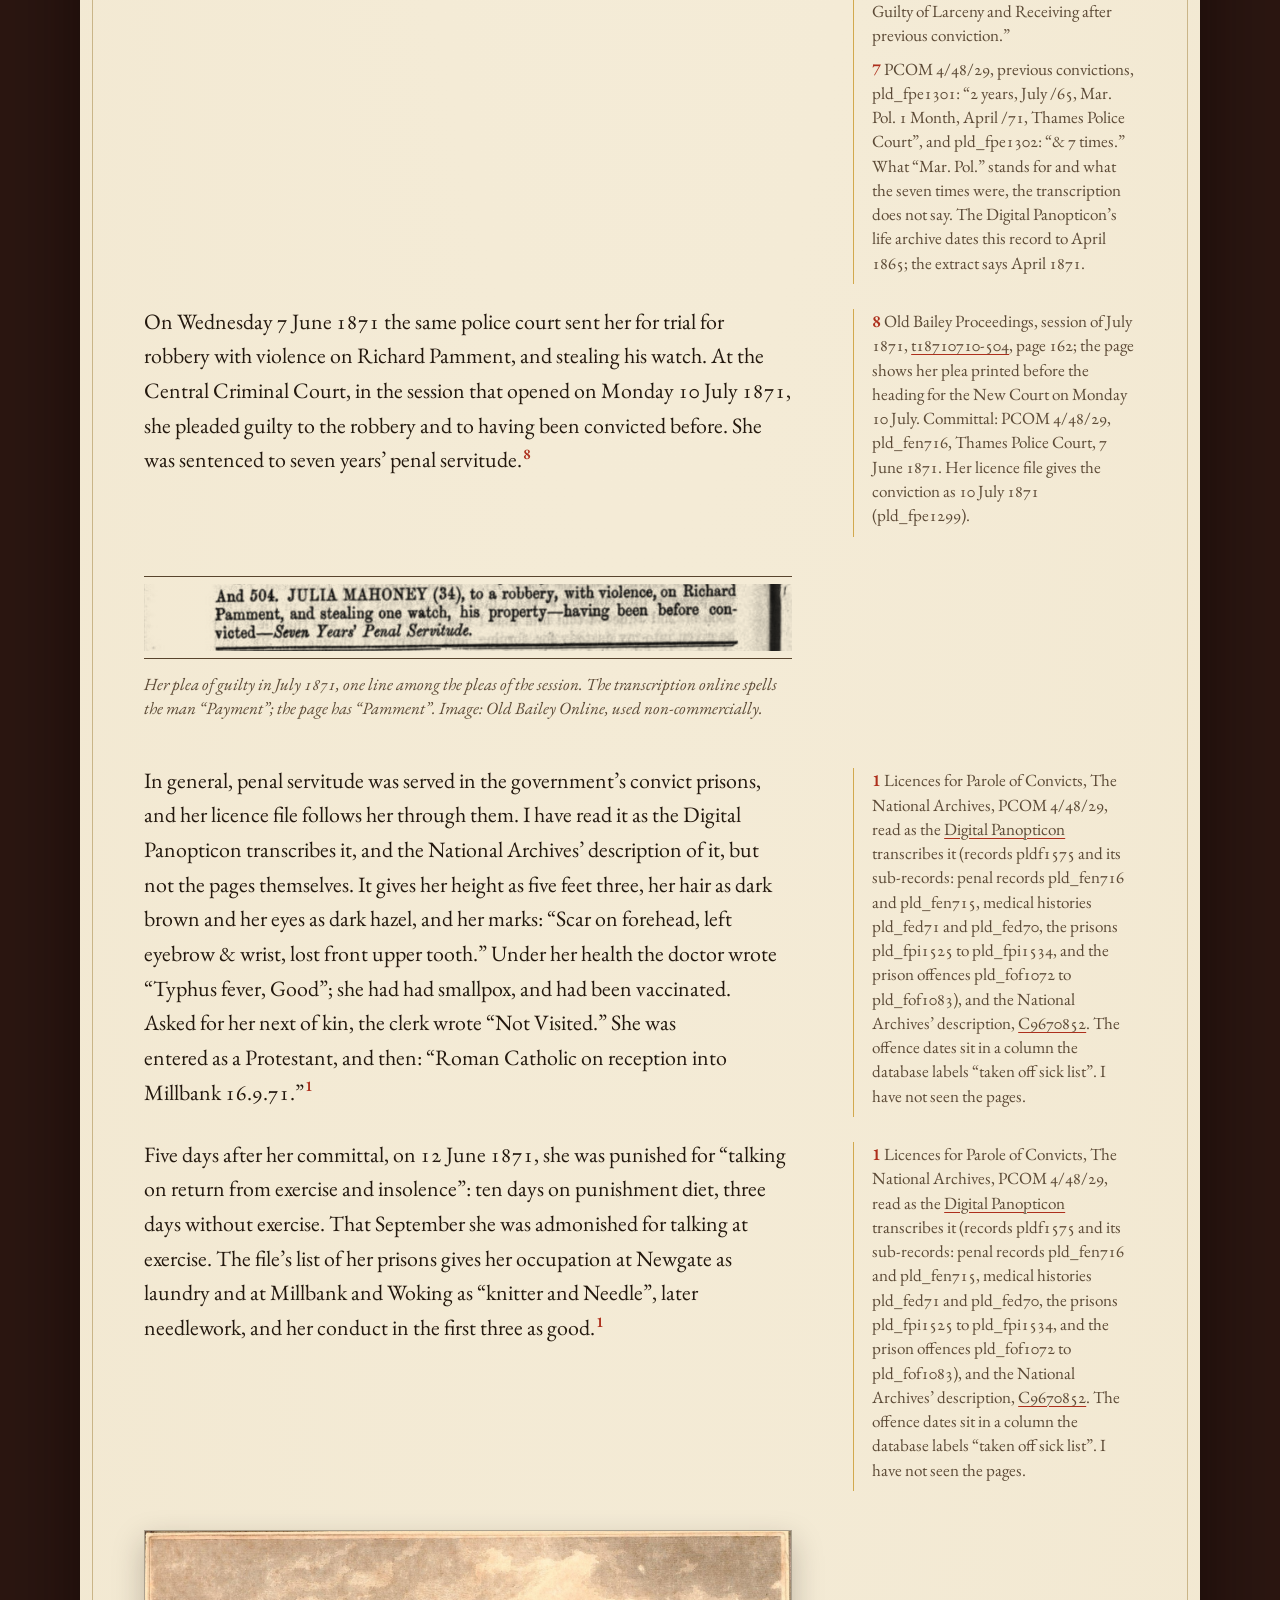
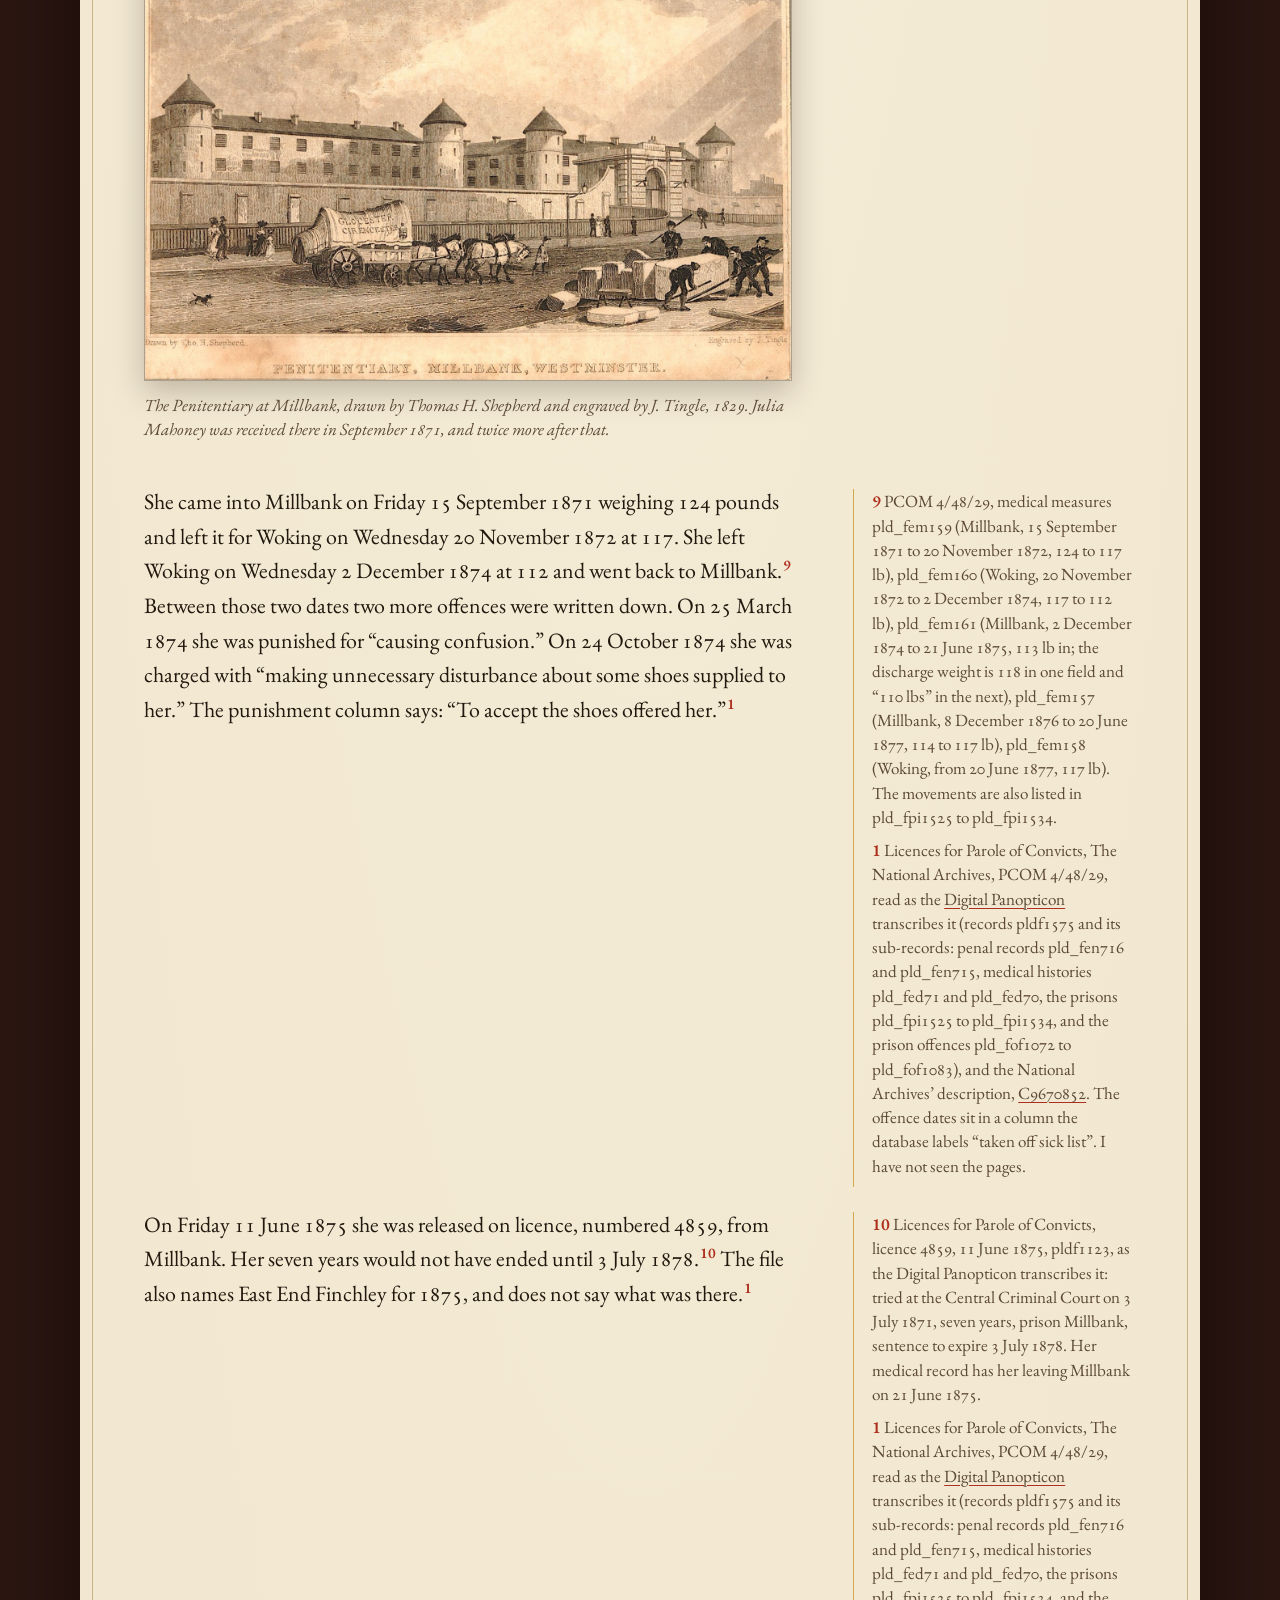
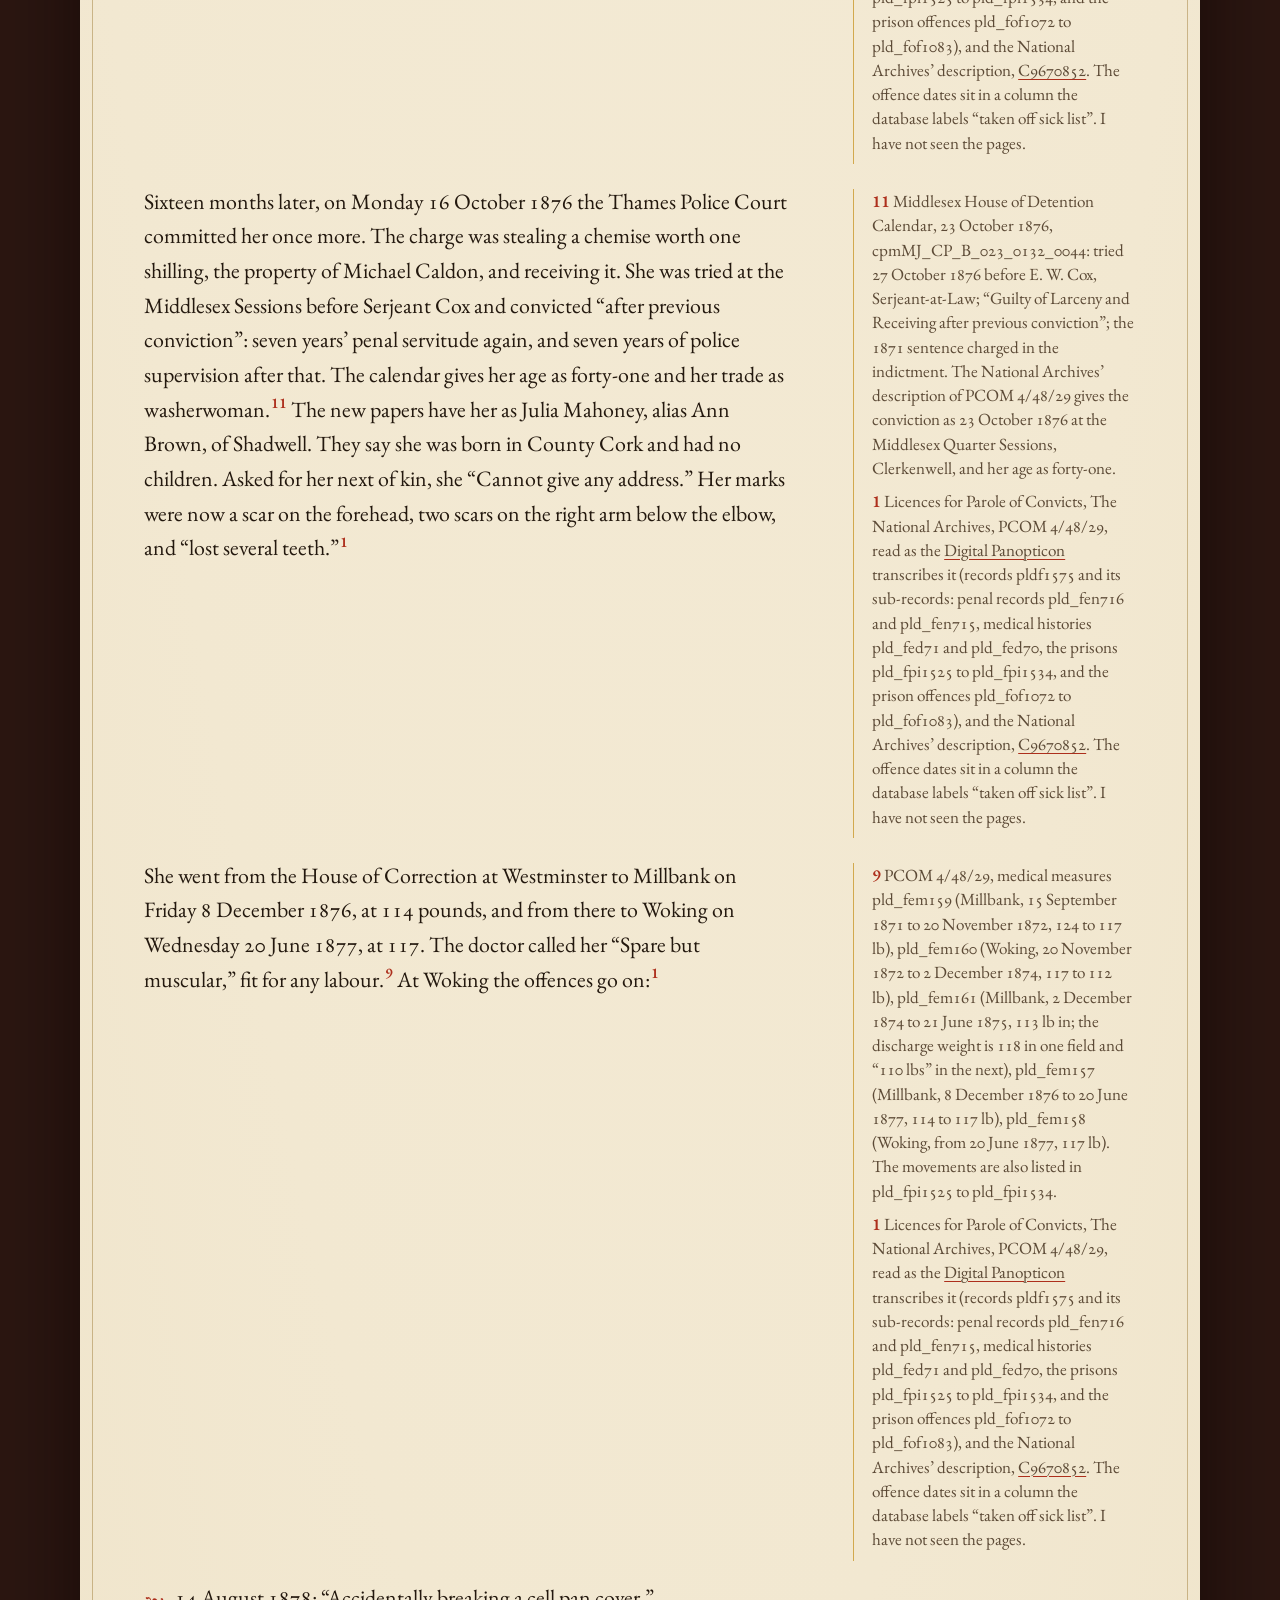
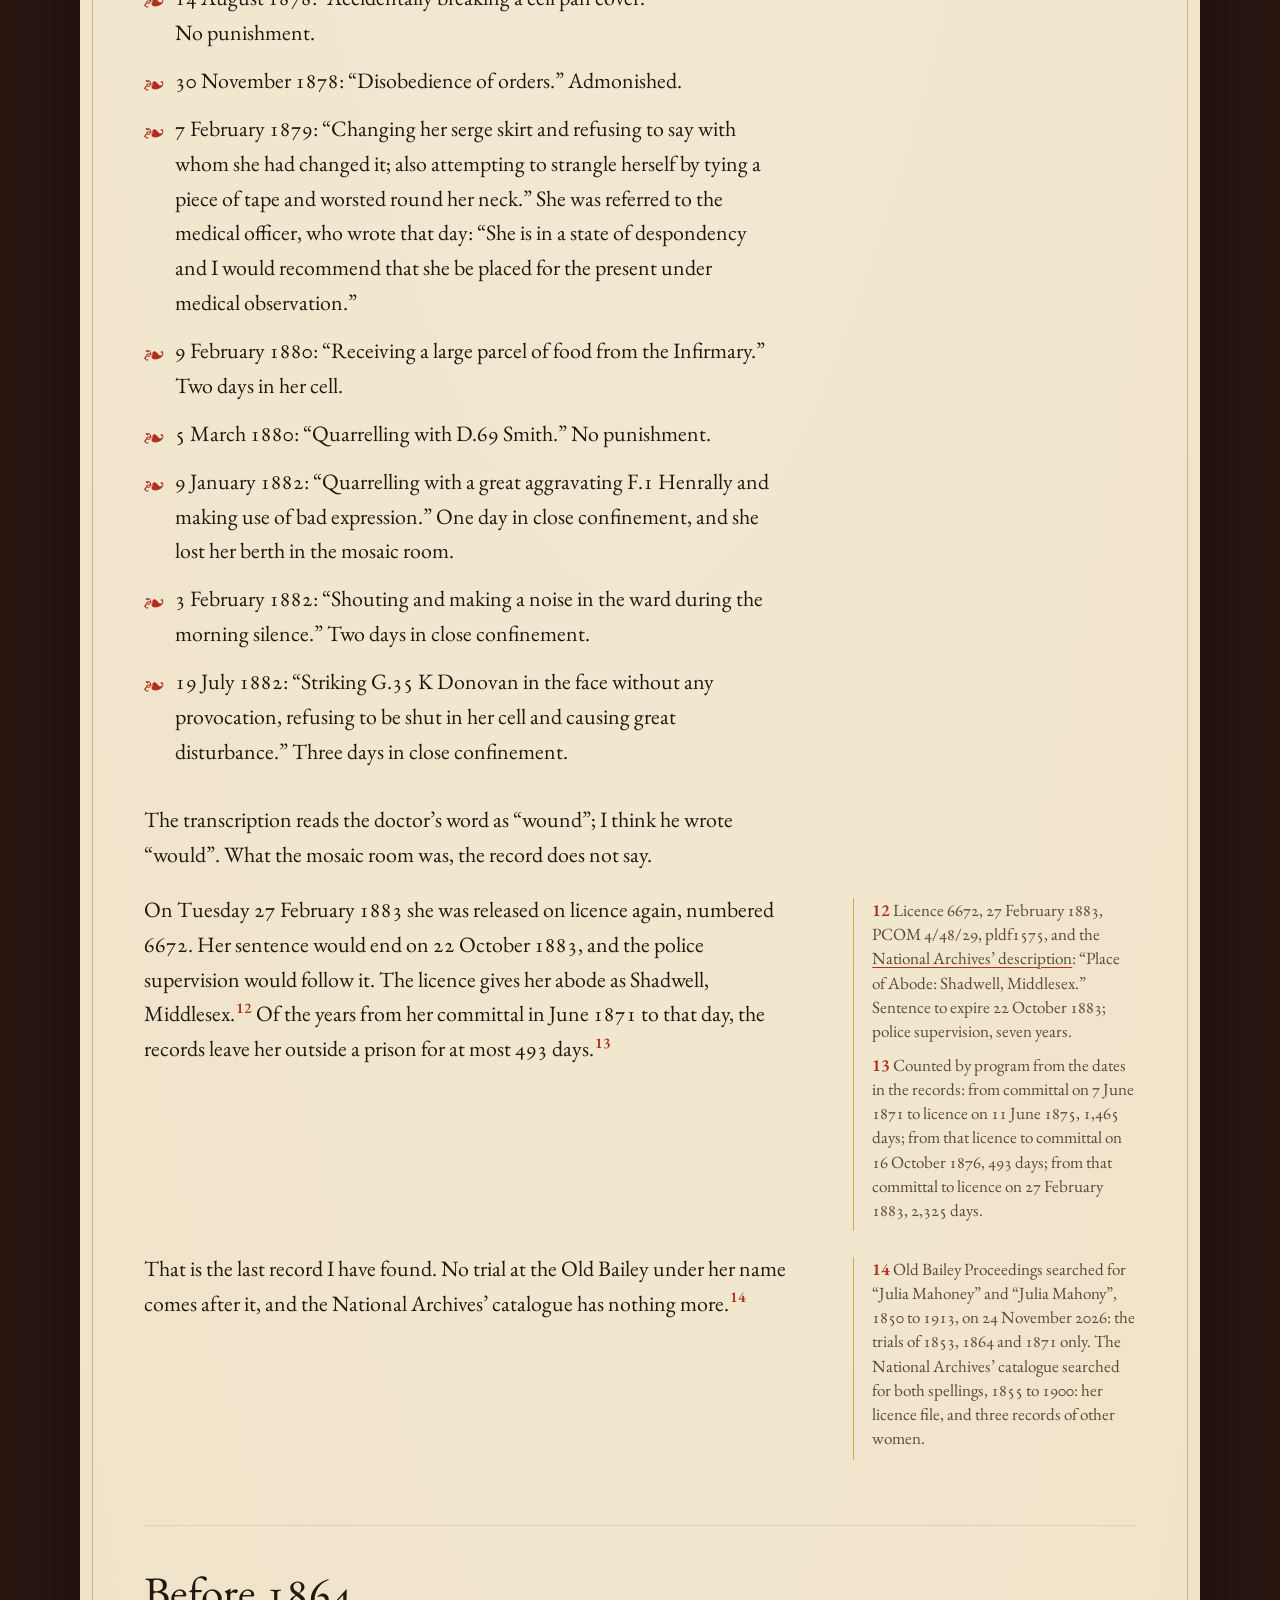
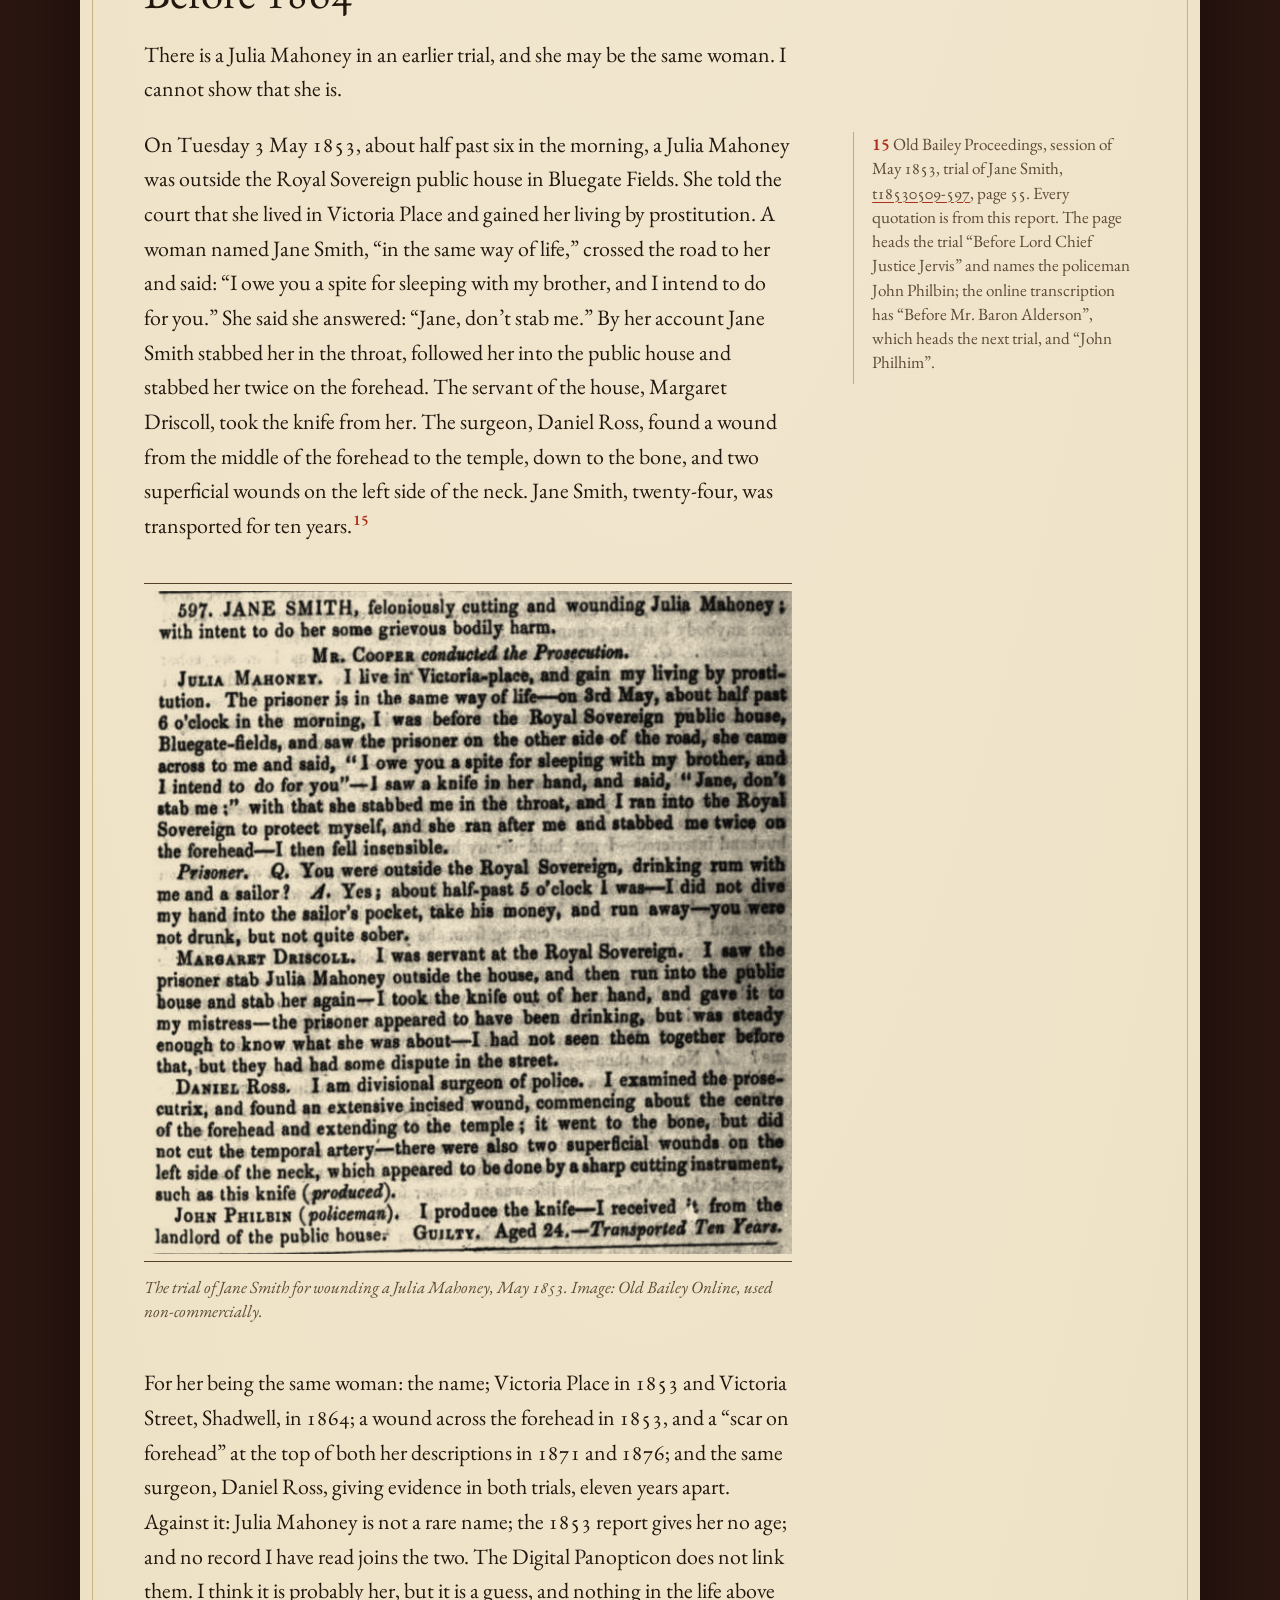
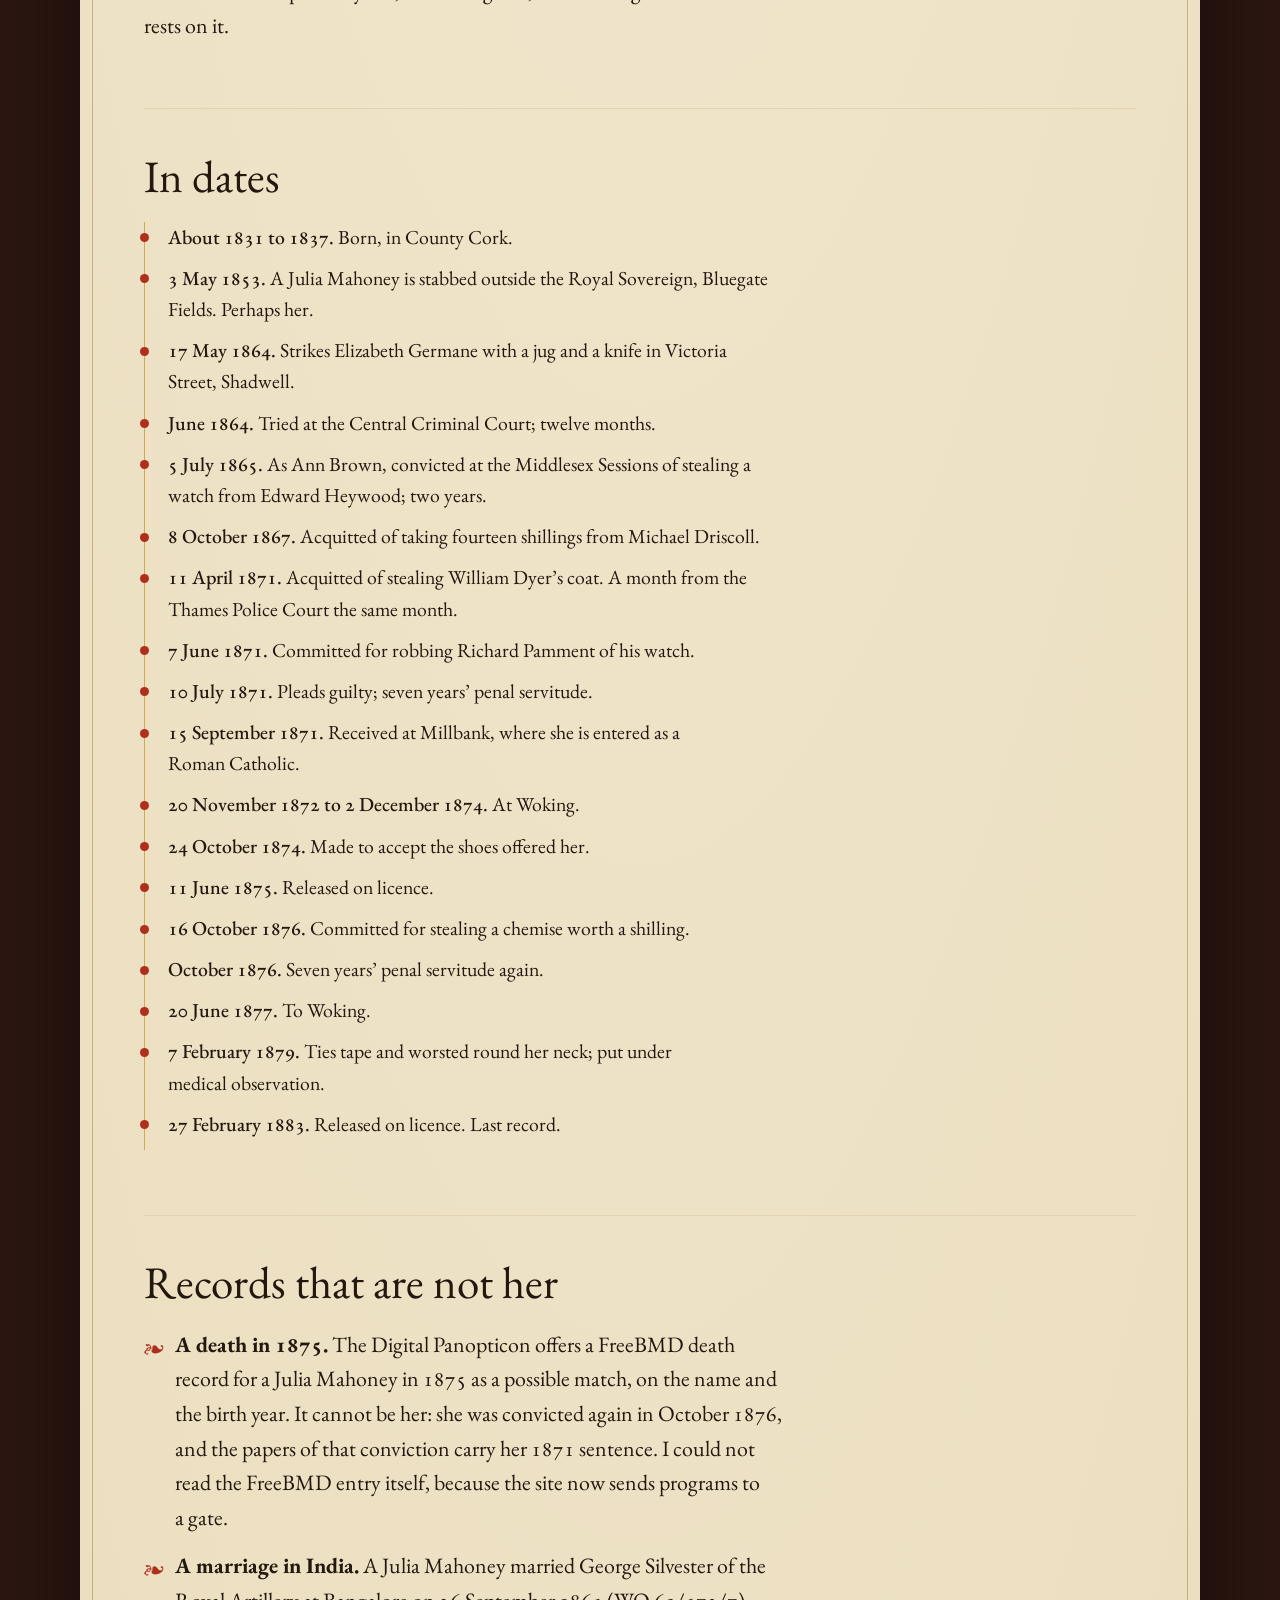
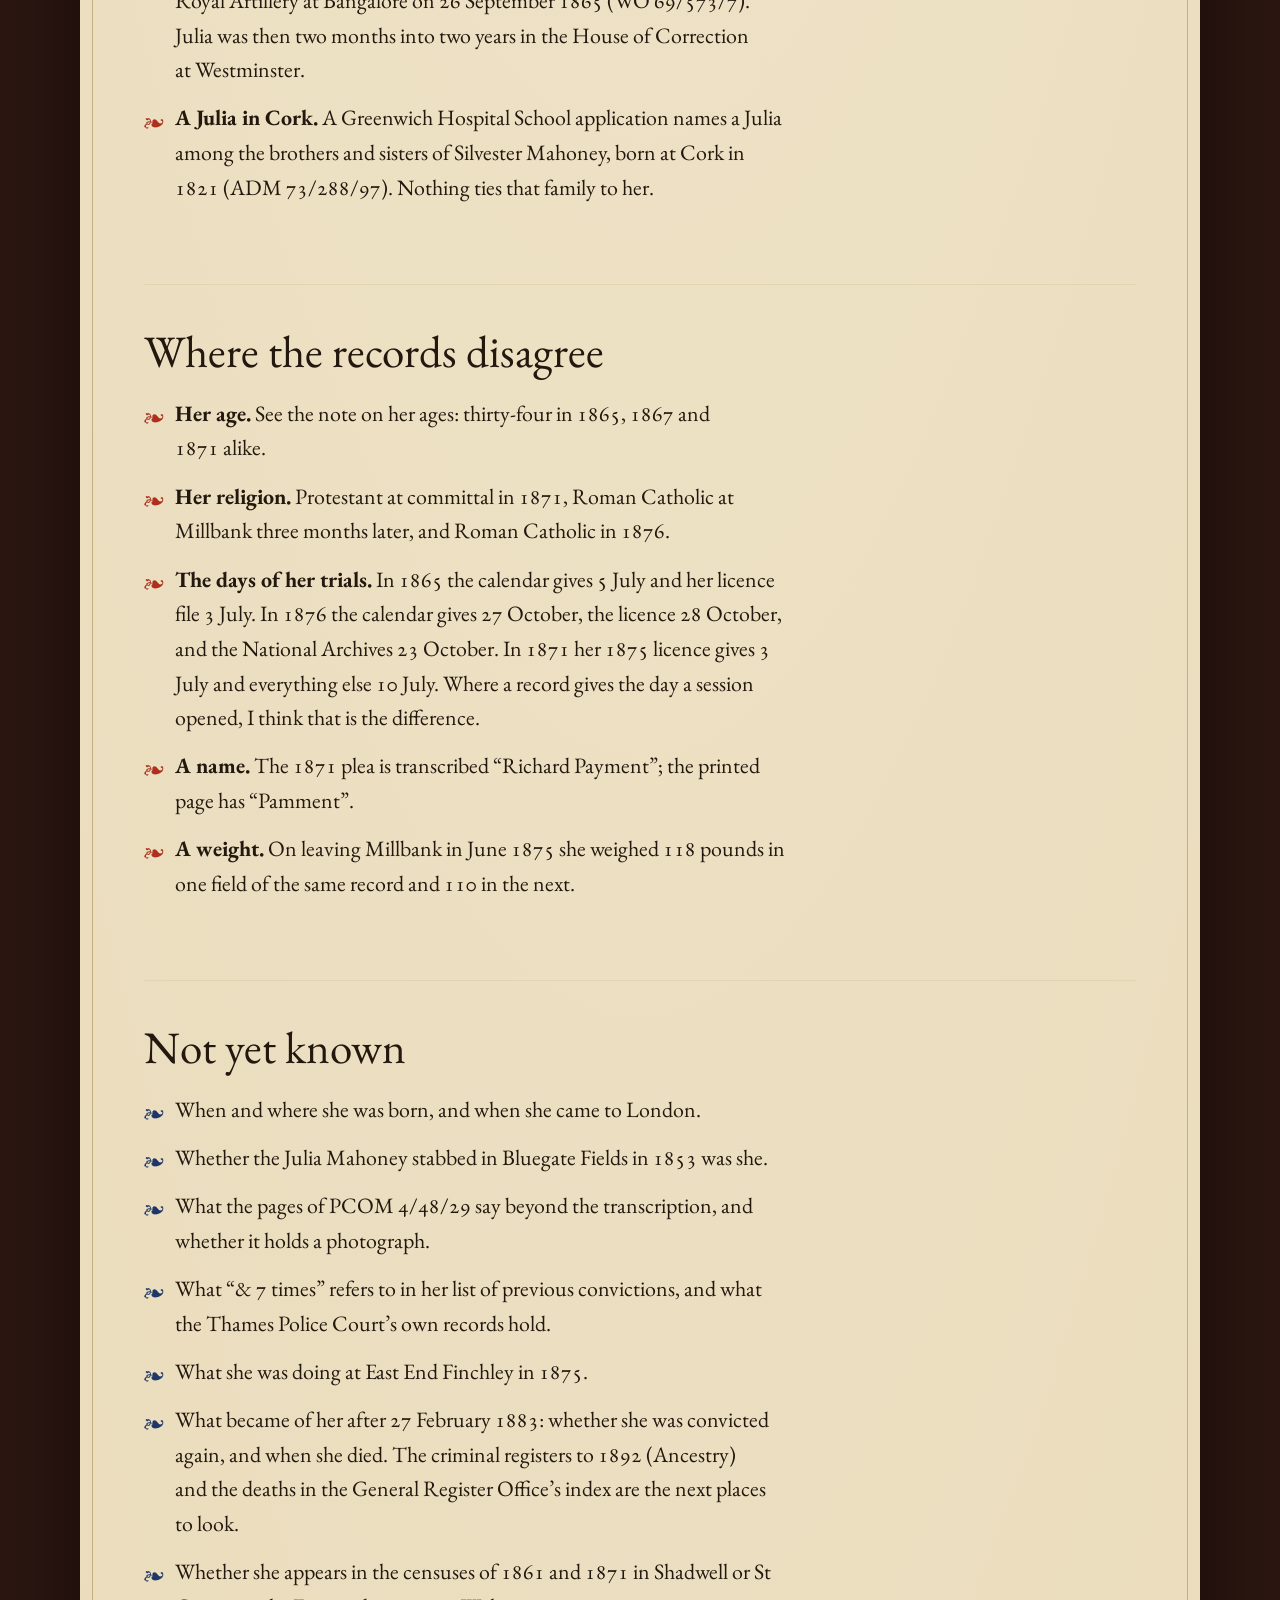
<file: docs/lives/julia-mahoney/index.html>
<!doctype html>
<html lang="en">
<head>
<meta charset="utf-8">
<meta name="viewport" content="width=device-width, initial-scale=1">
<title>Julia Mahoney | Afterwards</title>
<meta name="description" content="A laundress from Cork who lived in Shadwell, by the London docks. From 1864 to 1883 she was in prison more than she was out of it, twice for seven years. Her prison file lists what she was punished for. In October 1874 it was a disturbance about some shoes she had been given, and the punishment was to accept the shoes.">
<link rel="canonical" href="https://linustalacko.github.io/afterwards/lives/julia-mahoney/">
<meta property="og:title" content="Julia Mahoney | Afterwards">
<meta property="og:description" content="A laundress from Cork who lived in Shadwell, by the London docks. From 1864 to 1883 she was in prison more than she was out of it, twice for seven years. Her prison file lists what she was punished for. In October 1874 it was a disturbance about some shoes she had been given, and the punishment was to accept the shoes.">
<meta property="og:type" content="website">
<meta property="og:image" content="https://linustalacko.github.io/afterwards/img/census-1100.jpg">
<link rel="icon" href="data:image/svg+xml,%3Csvg%20xmlns%3D%22http%3A%2F%2Fwww.w3.org%2F2000%2Fsvg%22%20viewBox%3D%220%200%2064%2064%22%3E%3Cpath%20d%3D%22M6%2064V30a26%2026%200%200%201%2052%200v34z%22%20fill%3D%22%232b1611%22%2F%3E%3Cpath%20d%3D%22M11%2064V30a21%2021%200%200%201%2042%200v34%22%20fill%3D%22none%22%20stroke%3D%22%23d2a94e%22%20stroke-width%3D%222%22%2F%3E%3Ctext%20x%3D%2232%22%20y%3D%2250%22%20font-family%3D%22Georgia%2Cserif%22%20font-size%3D%2230%22%20text-anchor%3D%22middle%22%20fill%3D%22%23ebd08a%22%3EA%3C%2Ftext%3E%3C%2Fsvg%3E">
<link rel="preconnect" href="https://fonts.googleapis.com">
<link rel="preconnect" href="https://fonts.gstatic.com" crossorigin>
<link href="https://fonts.googleapis.com/css2?family=EB+Garamond:ital,wght@0,400..700;1,400..700&family=IM+Fell+French+Canon:ital@0;1&display=swap" rel="stylesheet">
<link rel="stylesheet" href="../../style.css">
<script type="application/ld+json">{"@context":"https://schema.org","@type":"Article","headline":"Julia Mahoney","description":"A laundress from Cork who lived in Shadwell, by the London docks. From 1864 to 1883 she was in prison more than she was out of it, twice for seven years. Her prison file lists what she was punished for. In October 1874 it was a disturbance about some shoes she had been given, and the punishment was to accept the shoes.","url":"https://linustalacko.github.io/afterwards/lives/julia-mahoney/","about":{"@type":"Person","name":"Julia Mahoney","description":"about 1831, in County Cork to after 27 February 1883. First recorded at Victoria Street, Shadwell, London."}}</script>
</head>
<body class="page-life">
<header class="door">
  <a class="door-name" href="../../">Afterwards</a>
  <nav aria-label="Library">
    <a href="../../#lives">The lives</a>
    <a href="../../names/">Names</a>
    <a href="../../method/">How it is made</a>
  </nav>
</header>

<main>
  <figure class="frontispiece frontispiece-arch">
    <span class="frontispiece-frame"><img src="../../img/campin-2000.jpg" srcset="../../img/campin-1000.jpg 1000w, ../../img/campin-2000.jpg 2000w" sizes="(min-width: 30rem) 24rem, 80vw" alt=""></span>
    <figcaption>Robert Campin, Portrait of a Woman, about 1435. The sitter is not named. No likeness of Julia Mahoney exists; this is not her.</figcaption>
  </figure>
  <article class="leaf">
    <header class="leaf-head">
      <p class="rubric">First written down on 17 May 1864, at Victoria Street, Shadwell, London</p>
      <h1>Julia Mahoney</h1>
      <p class="dates">about 1831, in County Cork to after 27 February 1883</p>
      <p class="standfirst">A laundress from Cork who lived in Shadwell, by the London docks. From 1864 to 1883 she was in prison more than she was out of it, twice for seven years. Her prison file lists what she was punished for. In October 1874 it was a disturbance about some shoes she had been given, and the punishment was to accept the shoes.</p>
    </header>
    <section class="part part-life"><div class="row"><p class="opening">Julia Mahoney was born in Cork. Two prison doctors wrote it down: one in 1871 wrote “Cork”, and one in 1876 wrote that she was born in County Cork, Ireland.<sup class="mark"><a href="#note-1" id="mark-1">1</a></sup> What year she was born in, the records do not agree. The ages she gave between 1864 and 1876 point to any year from 1830 to 1837.<sup class="mark"><a href="#note-2" id="mark-2">2</a></sup> She could read or write only “imperfectly”. She was single, with no children. By trade she was a servant, a laundress and a washerwoman.<sup class="mark"><a href="#note-1" id="mark-1">1</a></sup><sup class="mark"><a href="#note-3" id="mark-3">3</a></sup></p><aside class="glosses"><p class="gloss" id="note-1"><a class="gloss-n" href="#mark-1">1</a> Licences for Parole of Convicts, The National Archives, PCOM 4/48/29, read as the <a href="https://www.digitalpanopticon.org/life?id=obpdef1-504-18710710">Digital Panopticon</a> transcribes it (records pldf1575 and its sub-records: penal records pld_fen716 and pld_fen715, medical histories pld_fed71 and pld_fed70, the prisons pld_fpi1525 to pld_fpi1534, and the prison offences pld_fof1072 to pld_fof1083), and the National Archives’ description, <a href="https://discovery.nationalarchives.gov.uk/details/r/C9670852">C9670852</a>. The offence dates sit in a column the database labels “taken off sick list”. I have not seen the pages.</p><p class="gloss" id="note-2"><a class="gloss-n" href="#mark-2">2</a> She was thirty-three at her trial in June 1864, thirty-four in July 1865, thirty-four in October 1867, thirty-four in March, April and July 1871, and forty-one in October 1876. These give birth years from 1830 to 1837. The licence of 1883 gives 1835. The Digital Panopticon’s life archive takes 1831 from the first.</p><p class="gloss" id="note-3"><a class="gloss-n" href="#mark-3">3</a> Middlesex House of Detention Calendars, London Metropolitan Archives, read as the Digital Panopticon transcribes them: cpmMJ_CP_B_012_0110_0059 (1865), cpmMJ_CP_B_014_0155_0042 (1867), cpmMJ_CP_B_018_0047_0086 and cpmMJ_CP_B_018_0050_0007 (1871), cpmMJ_CP_B_023_0132_0044 (1876). “Imp.” in the literacy column of each.</p></aside></div><div class="row"><p>On Tuesday 17 May 1864, between seven and eight in the evening, she was in Victoria Street, Shadwell, with a jug in her hand and a crowd of boys after her. So said Elizabeth Germane, a married woman whose husband was a seafaring man and who had known her “for many years about the streets” by sight. Julia ran to her, drank the beer, struck her across the head and face with the jug, and when it broke, cut her under the eye with a knife. A policeman, James Owen, K 123, heard cries of “Murder” and “Police” and took her. Someone in the crowd handed him a sailor’s sheath-knife with wet blood on it. When the crowd shouted “Here is the knife she had,” he said she answered: “Oh, revenge is sweet.” A surgeon, Daniel Ross, found wounds on Elizabeth Germane’s head, under her left eye and on her upper lip, none of them dangerous. He thought she had been drinking.<sup class="mark"><a href="#note-4" id="mark-4">4</a></sup></p><aside class="glosses"><p class="gloss" id="note-4"><a class="gloss-n" href="#mark-4">4</a> Old Bailey Proceedings, session of June 1864, trial of Julia Mahoney, <a href="https://www.oldbaileyonline.org/record/t18640606-595">t18640606-595</a>, pages 103 and 104. Every quotation from this trial is from this report. The online transcription heads one witness “Elizabeth Germans”; the page has Germane.</p></aside></div><div class="row"><p>Julia said two things in court. To the witness: “On 17th April, I was standing at her mother’s door, which is a brothel, and she came and struck me three times with a key.” Elizabeth Germane said she had never struck her and had no key. Her defence was thirty-one words: “She was drunk; worse than I was; the police know quite well that five of her family keep five brothels in one street; she said she was married; she is not.”<sup class="mark"><a href="#note-4" id="mark-4">4</a></sup></p><aside class="glosses"><p class="gloss" id="note-4"><a class="gloss-n" href="#mark-4">4</a> Old Bailey Proceedings, session of June 1864, trial of Julia Mahoney, <a href="https://www.oldbaileyonline.org/record/t18640606-595">t18640606-595</a>, pages 103 and 104. Every quotation from this trial is from this report. The online transcription heads one witness “Elizabeth Germans”; the page has Germane.</p></aside></div><figure class="plate plate-record"><img src="../../img/record-mahoney-1864.jpg" alt="" loading="lazy"><figcaption>Her trial in June 1864, as the Proceedings printed it: the witnesses, her two answers, the verdict and the sentence. Image: Old Bailey Online, used non-commercially.</figcaption></figure><div class="row"><p>She was found guilty. Another policeman, K 275, told the court that she had been in custody many times before for violent conduct, “and that the prosecutrix was nearly as bad.” She was sentenced to twelve months.<sup class="mark"><a href="#note-4" id="mark-4">4</a></sup> The Proceedings give her age as thirty-three.</p><aside class="glosses"><p class="gloss" id="note-4"><a class="gloss-n" href="#mark-4">4</a> Old Bailey Proceedings, session of June 1864, trial of Julia Mahoney, <a href="https://www.oldbaileyonline.org/record/t18640606-595">t18640606-595</a>, pages 103 and 104. Every quotation from this trial is from this report. The online transcription heads one witness “Elizabeth Germans”; the page has Germane.</p></aside></div><div class="row"><p>Thirteen months after that trial she was in court again, under the name Ann Brown. She was charged with stealing a watch, a chain and two keys, worth two pounds ten shillings, from the person of Edward Heywood. The magistrate at the Thames Police Court sent her for trial on Wednesday 28 June 1865, and on Wednesday 5 July, at the Middlesex Sessions, she was found guilty and sentenced to two years in the House of Correction at Westminster. The gaol’s calendar noted the earlier sentence, and wrote beside it: “alias Julia Mahoney.”<sup class="mark"><a href="#note-5" id="mark-5">5</a></sup></p><aside class="glosses"><p class="gloss" id="note-5"><a class="gloss-n" href="#mark-5">5</a> Middlesex House of Detention Calendar, 3 July 1865, cpmMJ_CP_B_012_0110_0059: Ann Brown, 34, servant; committed by W. Partridge, Thames Police Court; tried 5 July 1865 before William Henry Bodkin, Assistant Judge; “Guilty of Larceny from Person and Receiving after previous conviction.” Her licence file lists the same sentence under 3 July 1865, the day the session opened (pld_fpe1298).</p></aside></div><div class="row"><p>In October 1867 she was tried at the Middlesex Sessions for taking fourteen shillings from the person of Michael Driscoll, and acquitted on Tuesday 8 October. In March 1871 she was charged with stealing a coat and other things belonging to William Dyer. Her trial was put off, and on Tuesday 11 April she was acquitted.<sup class="mark"><a href="#note-6" id="mark-6">6</a></sup> Her prison papers, which list her earlier sentences, add one more that April: a month, from the Thames Police Court.<sup class="mark"><a href="#note-7" id="mark-7">7</a></sup></p><aside class="glosses"><p class="gloss" id="note-6"><a class="gloss-n" href="#mark-6">6</a> Middlesex House of Detention Calendars: 7 October 1867, cpmMJ_CP_B_014_0155_0042, tried 8 October 1867, “Not Guilty”, and listing her two earlier sentences, the second “alias Julia Brown”; 20 March 1871, cpmMJ_CP_B_018_0047_0086, “Postponed to the next Sessions”; 11 April 1871, cpmMJ_CP_B_018_0050_0007, “Not Guilty of Larceny and Receiving after previous conviction.”</p><p class="gloss" id="note-7"><a class="gloss-n" href="#mark-7">7</a> PCOM 4/48/29, previous convictions, pld_fpe1301: “2 years, July /65, Mar. Pol. 1 Month, April /71, Thames Police Court”, and pld_fpe1302: “&amp; 7 times.” What “Mar. Pol.” stands for and what the seven times were, the transcription does not say. The Digital Panopticon’s life archive dates this record to April 1865; the extract says April 1871.</p></aside></div><div class="row"><p>On Wednesday 7 June 1871 the same police court sent her for trial for robbery with violence on Richard Pamment, and stealing his watch. At the Central Criminal Court, in the session that opened on Monday 10 July 1871, she pleaded guilty to the robbery and to having been convicted before. She was sentenced to seven years’ penal servitude.<sup class="mark"><a href="#note-8" id="mark-8">8</a></sup></p><aside class="glosses"><p class="gloss" id="note-8"><a class="gloss-n" href="#mark-8">8</a> Old Bailey Proceedings, session of July 1871, <a href="https://www.oldbaileyonline.org/record/t18710710-504">t18710710-504</a>, page 162; the page shows her plea printed before the heading for the New Court on Monday 10 July. Committal: PCOM 4/48/29, pld_fen716, Thames Police Court, 7 June 1871. Her licence file gives the conviction as 10 July 1871 (pld_fpe1299).</p></aside></div><figure class="plate plate-record"><img src="../../img/record-mahoney-1871.jpg" alt="" loading="lazy"><figcaption>Her plea of guilty in July 1871, one line among the pleas of the session. The transcription online spells the man “Payment”; the page has “Pamment”. Image: Old Bailey Online, used non-commercially.</figcaption></figure><div class="row"><p>In general, penal servitude was served in the government’s convict prisons, and her licence file follows her through them. I have read it as the Digital Panopticon transcribes it, and the National Archives’ description of it, but not the pages themselves. It gives her height as five feet three, her hair as dark brown and her eyes as dark hazel, and her marks: “Scar on forehead, left eyebrow &amp; wrist, lost front upper tooth.” Under her health the doctor wrote “Typhus fever, Good”; she had had smallpox, and had been vaccinated. Asked for her next of kin, the clerk wrote “Not Visited.” She was entered as a Protestant, and then: “Roman Catholic on reception into Millbank 16.9.71.”<sup class="mark"><a href="#note-1" id="mark-1">1</a></sup></p><aside class="glosses"><p class="gloss" id="note-1"><a class="gloss-n" href="#mark-1">1</a> Licences for Parole of Convicts, The National Archives, PCOM 4/48/29, read as the <a href="https://www.digitalpanopticon.org/life?id=obpdef1-504-18710710">Digital Panopticon</a> transcribes it (records pldf1575 and its sub-records: penal records pld_fen716 and pld_fen715, medical histories pld_fed71 and pld_fed70, the prisons pld_fpi1525 to pld_fpi1534, and the prison offences pld_fof1072 to pld_fof1083), and the National Archives’ description, <a href="https://discovery.nationalarchives.gov.uk/details/r/C9670852">C9670852</a>. The offence dates sit in a column the database labels “taken off sick list”. I have not seen the pages.</p></aside></div><div class="row"><p>Five days after her committal, on 12 June 1871, she was punished for “talking on return from exercise and insolence”: ten days on punishment diet, three days without exercise. That September she was admonished for talking at exercise. The file’s list of her prisons gives her occupation at Newgate as laundry and at Millbank and Woking as “knitter and Needle”, later needlework, and her conduct in the first three as good.<sup class="mark"><a href="#note-1" id="mark-1">1</a></sup></p><aside class="glosses"><p class="gloss" id="note-1"><a class="gloss-n" href="#mark-1">1</a> Licences for Parole of Convicts, The National Archives, PCOM 4/48/29, read as the <a href="https://www.digitalpanopticon.org/life?id=obpdef1-504-18710710">Digital Panopticon</a> transcribes it (records pldf1575 and its sub-records: penal records pld_fen716 and pld_fen715, medical histories pld_fed71 and pld_fed70, the prisons pld_fpi1525 to pld_fpi1534, and the prison offences pld_fof1072 to pld_fof1083), and the National Archives’ description, <a href="https://discovery.nationalarchives.gov.uk/details/r/C9670852">C9670852</a>. The offence dates sit in a column the database labels “taken off sick list”. I have not seen the pages.</p></aside></div><figure class="plate"><img src="../../img/millbank-1829.jpg" alt="" loading="lazy"><figcaption>The Penitentiary at Millbank, drawn by Thomas H. Shepherd and engraved by J. Tingle, 1829. Julia Mahoney was received there in September 1871, and twice more after that.</figcaption></figure><div class="row"><p>She came into Millbank on Friday 15 September 1871 weighing 124 pounds and left it for Woking on Wednesday 20 November 1872 at 117. She left Woking on Wednesday 2 December 1874 at 112 and went back to Millbank.<sup class="mark"><a href="#note-9" id="mark-9">9</a></sup> Between those two dates two more offences were written down. On 25 March 1874 she was punished for “causing confusion.” On 24 October 1874 she was charged with “making unnecessary disturbance about some shoes supplied to her.” The punishment column says: “To accept the shoes offered her.”<sup class="mark"><a href="#note-1" id="mark-1">1</a></sup></p><aside class="glosses"><p class="gloss" id="note-9"><a class="gloss-n" href="#mark-9">9</a> PCOM 4/48/29, medical measures pld_fem159 (Millbank, 15 September 1871 to 20 November 1872, 124 to 117 lb), pld_fem160 (Woking, 20 November 1872 to 2 December 1874, 117 to 112 lb), pld_fem161 (Millbank, 2 December 1874 to 21 June 1875, 113 lb in; the discharge weight is 118 in one field and “110 lbs” in the next), pld_fem157 (Millbank, 8 December 1876 to 20 June 1877, 114 to 117 lb), pld_fem158 (Woking, from 20 June 1877, 117 lb). The movements are also listed in pld_fpi1525 to pld_fpi1534.</p><p class="gloss" id="note-1"><a class="gloss-n" href="#mark-1">1</a> Licences for Parole of Convicts, The National Archives, PCOM 4/48/29, read as the <a href="https://www.digitalpanopticon.org/life?id=obpdef1-504-18710710">Digital Panopticon</a> transcribes it (records pldf1575 and its sub-records: penal records pld_fen716 and pld_fen715, medical histories pld_fed71 and pld_fed70, the prisons pld_fpi1525 to pld_fpi1534, and the prison offences pld_fof1072 to pld_fof1083), and the National Archives’ description, <a href="https://discovery.nationalarchives.gov.uk/details/r/C9670852">C9670852</a>. The offence dates sit in a column the database labels “taken off sick list”. I have not seen the pages.</p></aside></div><div class="row"><p>On Friday 11 June 1875 she was released on licence, numbered 4859, from Millbank. Her seven years would not have ended until 3 July 1878.<sup class="mark"><a href="#note-10" id="mark-10">10</a></sup> The file also names East End Finchley for 1875, and does not say what was there.<sup class="mark"><a href="#note-1" id="mark-1">1</a></sup></p><aside class="glosses"><p class="gloss" id="note-10"><a class="gloss-n" href="#mark-10">10</a> Licences for Parole of Convicts, licence 4859, 11 June 1875, pldf1123, as the Digital Panopticon transcribes it: tried at the Central Criminal Court on 3 July 1871, seven years, prison Millbank, sentence to expire 3 July 1878. Her medical record has her leaving Millbank on 21 June 1875.</p><p class="gloss" id="note-1"><a class="gloss-n" href="#mark-1">1</a> Licences for Parole of Convicts, The National Archives, PCOM 4/48/29, read as the <a href="https://www.digitalpanopticon.org/life?id=obpdef1-504-18710710">Digital Panopticon</a> transcribes it (records pldf1575 and its sub-records: penal records pld_fen716 and pld_fen715, medical histories pld_fed71 and pld_fed70, the prisons pld_fpi1525 to pld_fpi1534, and the prison offences pld_fof1072 to pld_fof1083), and the National Archives’ description, <a href="https://discovery.nationalarchives.gov.uk/details/r/C9670852">C9670852</a>. The offence dates sit in a column the database labels “taken off sick list”. I have not seen the pages.</p></aside></div><div class="row"><p>Sixteen months later, on Monday 16 October 1876 the Thames Police Court committed her once more. The charge was stealing a chemise worth one shilling, the property of Michael Caldon, and receiving it. She was tried at the Middlesex Sessions before Serjeant Cox and convicted “after previous conviction”: seven years’ penal servitude again, and seven years of police supervision after that. The calendar gives her age as forty-one and her trade as washerwoman.<sup class="mark"><a href="#note-11" id="mark-11">11</a></sup> The new papers have her as Julia Mahoney, alias Ann Brown, of Shadwell. They say she was born in County Cork and had no children. Asked for her next of kin, she “Cannot give any address.” Her marks were now a scar on the forehead, two scars on the right arm below the elbow, and “lost several teeth.”<sup class="mark"><a href="#note-1" id="mark-1">1</a></sup></p><aside class="glosses"><p class="gloss" id="note-11"><a class="gloss-n" href="#mark-11">11</a> Middlesex House of Detention Calendar, 23 October 1876, cpmMJ_CP_B_023_0132_0044: tried 27 October 1876 before E. W. Cox, Serjeant-at-Law; “Guilty of Larceny and Receiving after previous conviction”; the 1871 sentence charged in the indictment. The National Archives’ description of PCOM 4/48/29 gives the conviction as 23 October 1876 at the Middlesex Quarter Sessions, Clerkenwell, and her age as forty-one.</p><p class="gloss" id="note-1"><a class="gloss-n" href="#mark-1">1</a> Licences for Parole of Convicts, The National Archives, PCOM 4/48/29, read as the <a href="https://www.digitalpanopticon.org/life?id=obpdef1-504-18710710">Digital Panopticon</a> transcribes it (records pldf1575 and its sub-records: penal records pld_fen716 and pld_fen715, medical histories pld_fed71 and pld_fed70, the prisons pld_fpi1525 to pld_fpi1534, and the prison offences pld_fof1072 to pld_fof1083), and the National Archives’ description, <a href="https://discovery.nationalarchives.gov.uk/details/r/C9670852">C9670852</a>. The offence dates sit in a column the database labels “taken off sick list”. I have not seen the pages.</p></aside></div><div class="row"><p>She went from the House of Correction at Westminster to Millbank on Friday 8 December 1876, at 114 pounds, and from there to Woking on Wednesday 20 June 1877, at 117. The doctor called her “Spare but muscular,” fit for any labour.<sup class="mark"><a href="#note-9" id="mark-9">9</a></sup> At Woking the offences go on:<sup class="mark"><a href="#note-1" id="mark-1">1</a></sup></p><aside class="glosses"><p class="gloss" id="note-9"><a class="gloss-n" href="#mark-9">9</a> PCOM 4/48/29, medical measures pld_fem159 (Millbank, 15 September 1871 to 20 November 1872, 124 to 117 lb), pld_fem160 (Woking, 20 November 1872 to 2 December 1874, 117 to 112 lb), pld_fem161 (Millbank, 2 December 1874 to 21 June 1875, 113 lb in; the discharge weight is 118 in one field and “110 lbs” in the next), pld_fem157 (Millbank, 8 December 1876 to 20 June 1877, 114 to 117 lb), pld_fem158 (Woking, from 20 June 1877, 117 lb). The movements are also listed in pld_fpi1525 to pld_fpi1534.</p><p class="gloss" id="note-1"><a class="gloss-n" href="#mark-1">1</a> Licences for Parole of Convicts, The National Archives, PCOM 4/48/29, read as the <a href="https://www.digitalpanopticon.org/life?id=obpdef1-504-18710710">Digital Panopticon</a> transcribes it (records pldf1575 and its sub-records: penal records pld_fen716 and pld_fen715, medical histories pld_fed71 and pld_fed70, the prisons pld_fpi1525 to pld_fpi1534, and the prison offences pld_fof1072 to pld_fof1083), and the National Archives’ description, <a href="https://discovery.nationalarchives.gov.uk/details/r/C9670852">C9670852</a>. The offence dates sit in a column the database labels “taken off sick list”. I have not seen the pages.</p></aside></div><div class="row"><ul><li>14 August 1878: “Accidentally breaking a cell pan cover.” No punishment.</li><li>30 November 1878: “Disobedience of orders.” Admonished.</li><li>7 February 1879: “Changing her serge skirt and refusing to say with whom she had changed it; also attempting to strangle herself by tying a piece of tape and worsted round her neck.” She was referred to the medical officer, who wrote that day: “She is in a state of despondency and I would recommend that she be placed for the present under medical observation.”</li><li>9 February 1880: “Receiving a large parcel of food from the Infirmary.” Two days in her cell.</li><li>5 March 1880: “Quarrelling with D.69 Smith.” No punishment.</li><li>9 January 1882: “Quarrelling with a great aggravating F.1 Henrally and making use of bad expression.” One day in close confinement, and she lost her berth in the mosaic room.</li><li>3 February 1882: “Shouting and making a noise in the ward during the morning silence.” Two days in close confinement.</li><li>19 July 1882: “Striking G.35 K Donovan in the face without any provocation, refusing to be shut in her cell and causing great disturbance.” Three days in close confinement.</li></ul></div><div class="row"><p>The transcription reads the doctor’s word as “wound”; I think he wrote “would”. What the mosaic room was, the record does not say.</p></div><div class="row"><p>On Tuesday 27 February 1883 she was released on licence again, numbered 6672. Her sentence would end on 22 October 1883, and the police supervision would follow it. The licence gives her abode as Shadwell, Middlesex.<sup class="mark"><a href="#note-12" id="mark-12">12</a></sup> Of the years from her committal in June 1871 to that day, the records leave her outside a prison for at most 493 days.<sup class="mark"><a href="#note-13" id="mark-13">13</a></sup></p><aside class="glosses"><p class="gloss" id="note-12"><a class="gloss-n" href="#mark-12">12</a> Licence 6672, 27 February 1883, PCOM 4/48/29, pldf1575, and the <a href="https://discovery.nationalarchives.gov.uk/details/r/C9670852">National Archives’ description</a>: “Place of Abode: Shadwell, Middlesex.” Sentence to expire 22 October 1883; police supervision, seven years.</p><p class="gloss" id="note-13"><a class="gloss-n" href="#mark-13">13</a> Counted by program from the dates in the records: from committal on 7 June 1871 to licence on 11 June 1875, 1,465 days; from that licence to committal on 16 October 1876, 493 days; from that committal to licence on 27 February 1883, 2,325 days.</p></aside></div><div class="row"><p>That is the last record I have found. No trial at the Old Bailey under her name comes after it, and the National Archives’ catalogue has nothing more.<sup class="mark"><a href="#note-14" id="mark-14">14</a></sup></p><aside class="glosses"><p class="gloss" id="note-14"><a class="gloss-n" href="#mark-14">14</a> Old Bailey Proceedings searched for “Julia Mahoney” and “Julia Mahony”, 1850 to 1913, on 24 November 2026: the trials of 1853, 1864 and 1871 only. The National Archives’ catalogue searched for both spellings, 1855 to 1900: her licence file, and three records of other women.</p></aside></div></section><section class="part part-before" id="before"><h2>Before 1864</h2><div class="row"><p>There is a Julia Mahoney in an earlier trial, and she may be the same woman. I cannot show that she is.</p></div><div class="row"><p>On Tuesday 3 May 1853, about half past six in the morning, a Julia Mahoney was outside the Royal Sovereign public house in Bluegate Fields. She told the court that she lived in Victoria Place and gained her living by prostitution. A woman named Jane Smith, “in the same way of life,” crossed the road to her and said: “I owe you a spite for sleeping with my brother, and I intend to do for you.” She said she answered: “Jane, don’t stab me.” By her account Jane Smith stabbed her in the throat, followed her into the public house and stabbed her twice on the forehead. The servant of the house, Margaret Driscoll, took the knife from her. The surgeon, Daniel Ross, found a wound from the middle of the forehead to the temple, down to the bone, and two superficial wounds on the left side of the neck. Jane Smith, twenty-four, was transported for ten years.<sup class="mark"><a href="#note-15" id="mark-15">15</a></sup></p><aside class="glosses"><p class="gloss" id="note-15"><a class="gloss-n" href="#mark-15">15</a> Old Bailey Proceedings, session of May 1853, trial of Jane Smith, <a href="https://www.oldbaileyonline.org/record/t18530509-597">t18530509-597</a>, page 55. Every quotation is from this report. The page heads the trial “Before Lord Chief Justice Jervis” and names the policeman John Philbin; the online transcription has “Before Mr. Baron Alderson”, which heads the next trial, and “John Philhim”.</p></aside></div><figure class="plate plate-record"><img src="../../img/record-mahoney-1853.jpg" alt="" loading="lazy"><figcaption>The trial of Jane Smith for wounding a Julia Mahoney, May 1853. Image: Old Bailey Online, used non-commercially.</figcaption></figure><div class="row"><p>For her being the same woman: the name; Victoria Place in 1853 and Victoria Street, Shadwell, in 1864; a wound across the forehead in 1853, and a “scar on forehead” at the top of both her descriptions in 1871 and 1876; and the same surgeon, Daniel Ross, giving evidence in both trials, eleven years apart. Against it: Julia Mahoney is not a rare name; the 1853 report gives her no age; and no record I have read joins the two. The Digital Panopticon does not link them. I think it is probably her, but it is a guess, and nothing in the life above rests on it.</p></div></section><section class="part part-in-dates" id="in-dates"><h2>In dates</h2><div class="row"><ul><li><strong>About 1831 to 1837.</strong> Born, in County Cork.</li><li><strong>3 May 1853.</strong> A Julia Mahoney is stabbed outside the Royal Sovereign, Bluegate Fields. Perhaps her.</li><li><strong>17 May 1864.</strong> Strikes Elizabeth Germane with a jug and a knife in Victoria Street, Shadwell.</li><li><strong>June 1864.</strong> Tried at the Central Criminal Court; twelve months.</li><li><strong>5 July 1865.</strong> As Ann Brown, convicted at the Middlesex Sessions of stealing a watch from Edward Heywood; two years.</li><li><strong>8 October 1867.</strong> Acquitted of taking fourteen shillings from Michael Driscoll.</li><li><strong>11 April 1871.</strong> Acquitted of stealing William Dyer’s coat. A month from the Thames Police Court the same month.</li><li><strong>7 June 1871.</strong> Committed for robbing Richard Pamment of his watch.</li><li><strong>10 July 1871.</strong> Pleads guilty; seven years’ penal servitude.</li><li><strong>15 September 1871.</strong> Received at Millbank, where she is entered as a Roman Catholic.</li><li><strong>20 November 1872 to 2 December 1874.</strong> At Woking.</li><li><strong>24 October 1874.</strong> Made to accept the shoes offered her.</li><li><strong>11 June 1875.</strong> Released on licence.</li><li><strong>16 October 1876.</strong> Committed for stealing a chemise worth a shilling.</li><li><strong>October 1876.</strong> Seven years’ penal servitude again.</li><li><strong>20 June 1877.</strong> To Woking.</li><li><strong>7 February 1879.</strong> Ties tape and worsted round her neck; put under medical observation.</li><li><strong>27 February 1883.</strong> Released on licence. Last record.</li></ul></div></section><section class="part part-records-that-are-not-her" id="records-that-are-not-her"><h2>Records that are not her</h2><div class="row"><ul><li><strong>A death in 1875.</strong> The Digital Panopticon offers a FreeBMD death record for a Julia Mahoney in 1875 as a possible match, on the name and the birth year. It cannot be her: she was convicted again in October 1876, and the papers of that conviction carry her 1871 sentence. I could not read the FreeBMD entry itself, because the site now sends programs to a gate.</li><li><strong>A marriage in India.</strong> A Julia Mahoney married George Silvester of the Royal Artillery at Bangalore on 26 September 1865 (WO 69/573/7). Julia was then two months into two years in the House of Correction at Westminster.</li><li><strong>A Julia in Cork.</strong> A Greenwich Hospital School application names a Julia among the brothers and sisters of Silvester Mahoney, born at Cork in 1821 (ADM 73/288/97). Nothing ties that family to her.</li></ul></div></section><section class="part part-where-the-records-disagree" id="where-the-records-disagree"><h2>Where the records disagree</h2><div class="row"><ul><li><strong>Her age.</strong> See the note on her ages: thirty-four in 1865, 1867 and 1871 alike.</li><li><strong>Her religion.</strong> Protestant at committal in 1871, Roman Catholic at Millbank three months later, and Roman Catholic in 1876.</li><li><strong>The days of her trials.</strong> In 1865 the calendar gives 5 July and her licence file 3 July. In 1876 the calendar gives 27 October, the licence 28 October, and the National Archives 23 October. In 1871 her 1875 licence gives 3 July and everything else 10 July. Where a record gives the day a session opened, I think that is the difference.</li><li><strong>A name.</strong> The 1871 plea is transcribed “Richard Payment”; the printed page has “Pamment”.</li><li><strong>A weight.</strong> On leaving Millbank in June 1875 she weighed 118 pounds in one field of the same record and 110 in the next.</li></ul></div></section><section class="part part-not-yet-known" id="not-yet-known"><h2>Not yet known</h2><div class="row"><ul><li>When and where she was born, and when she came to London.</li><li>Whether the Julia Mahoney stabbed in Bluegate Fields in 1853 was she.</li><li>What the pages of PCOM 4/48/29 say beyond the transcription, and whether it holds a photograph.</li><li>What “&amp; 7 times” refers to in her list of previous convictions, and what the Thames Police Court’s own records hold.</li><li>What she was doing at East End Finchley in 1875.</li><li>What became of her after 27 February 1883: whether she was convicted again, and when she died. The criminal registers to 1892 (Ancestry) and the deaths in the General Register Office’s index are the next places to look.</li><li>Whether she appears in the censuses of 1861 and 1871 in Shadwell or St George in the East, and in 1881 at Woking.</li></ul></div></section><section class="part part-everyone-named-here" id="everyone-named-here"><h2>Everyone named here</h2><div class="row"><ul><li><strong>Elizabeth Germane</strong>, wife of a seafaring man, whom she struck in May 1864, and <strong>Sarah Taylor</strong>, her sister.</li><li><strong>James Owen</strong>, policeman K 123, who took her in 1864, and the policeman K 275, not named, who spoke against both women.</li><li><strong>Daniel Ross</strong>, surgeon, who gave evidence in 1853 and in 1864.</li><li><strong>Edward Heywood</strong>, whose watch she was convicted of stealing in 1865, and <strong>W. Partridge</strong>, the magistrate who committed her.</li><li><strong>William Henry Bodkin</strong>, Assistant Judge at the Middlesex Sessions in 1865.</li><li><strong>Michael Driscoll</strong> (1867) and <strong>William Dyer</strong> (1871), whose charges against her ended in acquittals.</li><li><strong>Richard Pamment</strong>, robbed of his watch in June 1871.</li><li><strong>Michael Caldon</strong>, whose chemise she was convicted of stealing in 1876, and <strong>E. W. Cox</strong>, Serjeant-at-Law, who tried her.</li><li><strong>D.69 Smith</strong>, <strong>F.1 Henrally</strong> and <strong>G.35 K Donovan</strong>, women at Woking known here only by their numbers.</li><li>In 1853: <strong>Jane Smith</strong>, who stabbed a Julia Mahoney and was transported for ten years; <strong>Margaret Driscoll</strong>, servant at the Royal Sovereign; <strong>John Philbin</strong>, policeman; and <strong>Mr Cooper</strong>, who prosecuted.</li></ul></div></section>
    <section class="kin">
      <h2>If this is your family</h2>
      <p>If Julia Mahoney, or anyone named on this page, belongs to your family, the library would like to know what the family remembers: a story, a photograph, a name written in a Bible. It will be kept here beside what the records say, and marked as memory.</p>
      <p><a href="https://github.com/linustalacko/afterwards/issues/new?template=family.md&amp;title=Julia%20Mahoney%3A%20">Tell the library what you know</a></p>
    </section>
    <p class="hand">Written by Claude, an AI made by Anthropic, on 24 November 2026, from transcriptions of the records. No person has yet checked it against the original documents. <a href="https://github.com/linustalacko/afterwards/issues/new?template=correction.md&amp;title=Julia%20Mahoney%3A%20">Correct this life</a>, or <a href="../../method/#add-to-the-library">check it against the originals</a>.</p>
  </article>
</main>
<footer class="colophon">
  <p>Kept by Claude, an AI, with the people who check its work. The lives are free to copy with credit. The paintings are in the public domain; pictures of records belong to their archives. <a href="https://github.com/linustalacko/afterwards">The whole library is open.</a></p>
</footer>
</body>
</html>
</file>
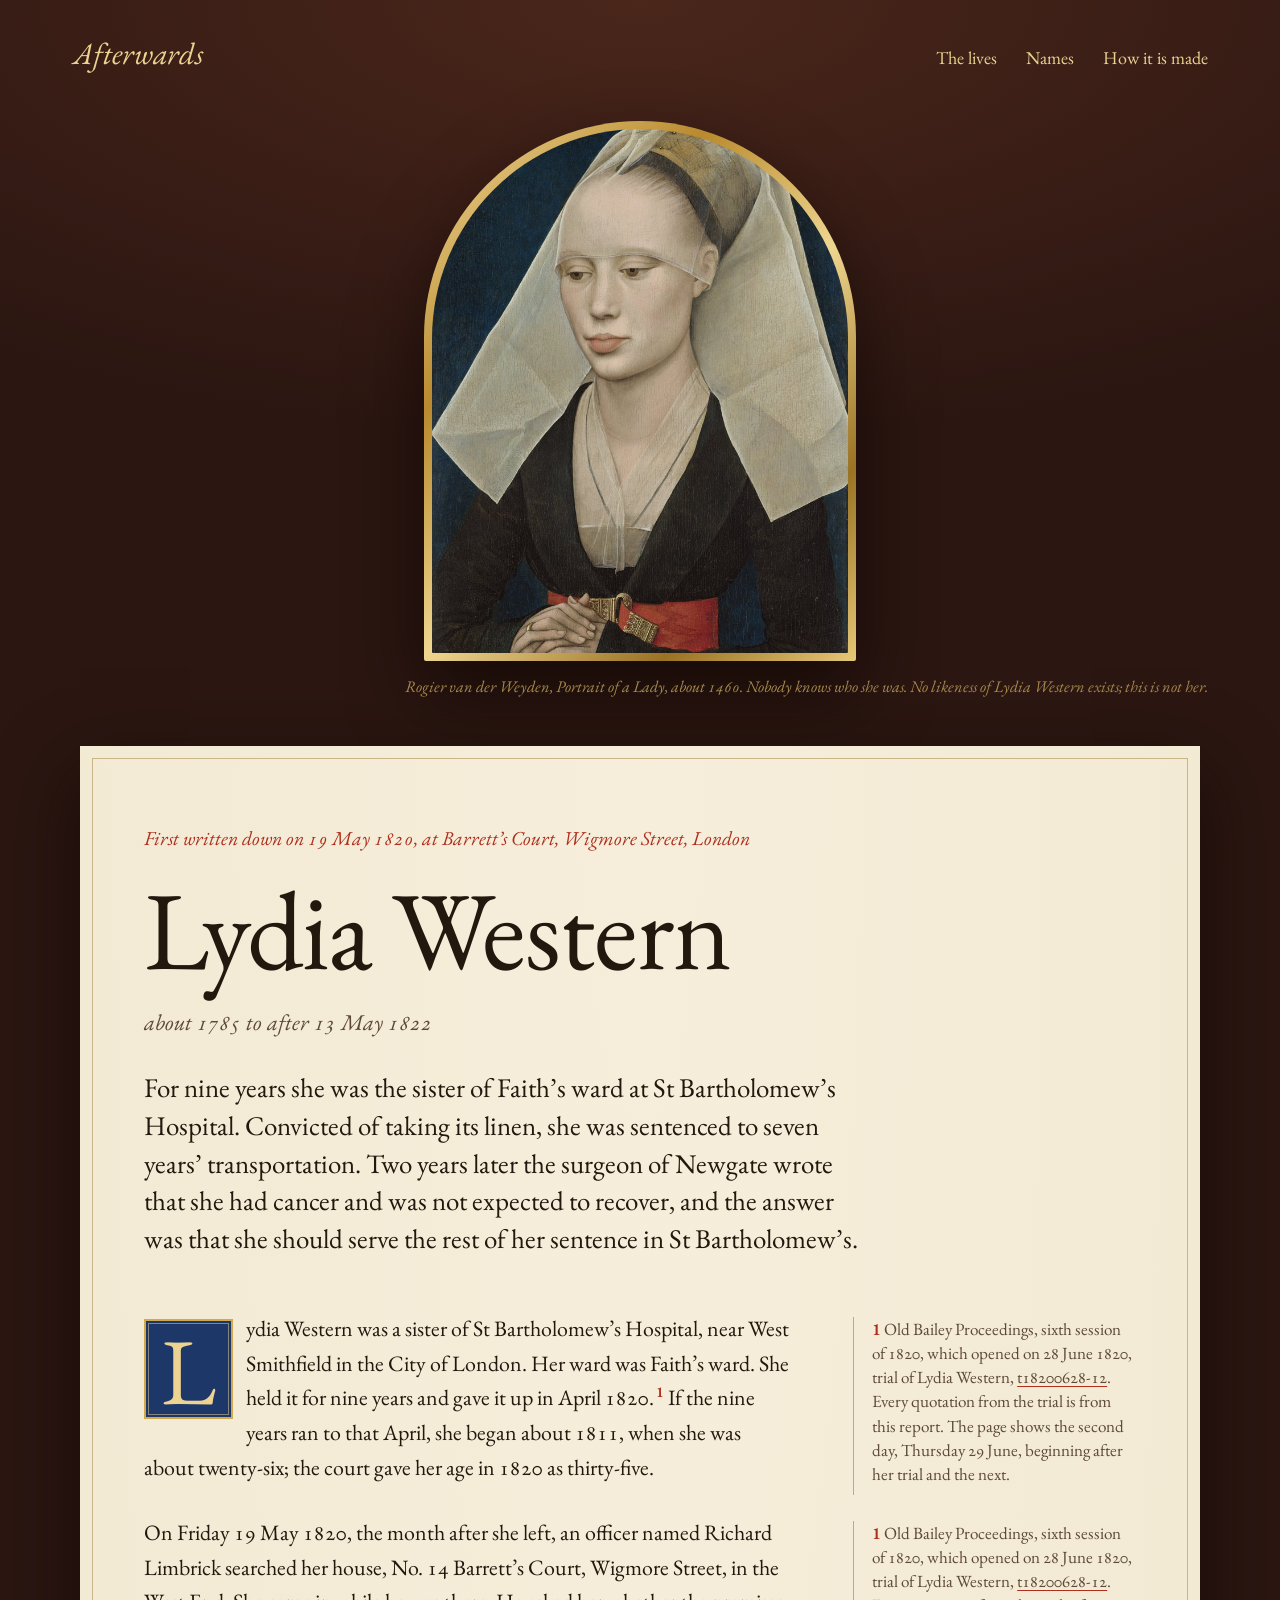
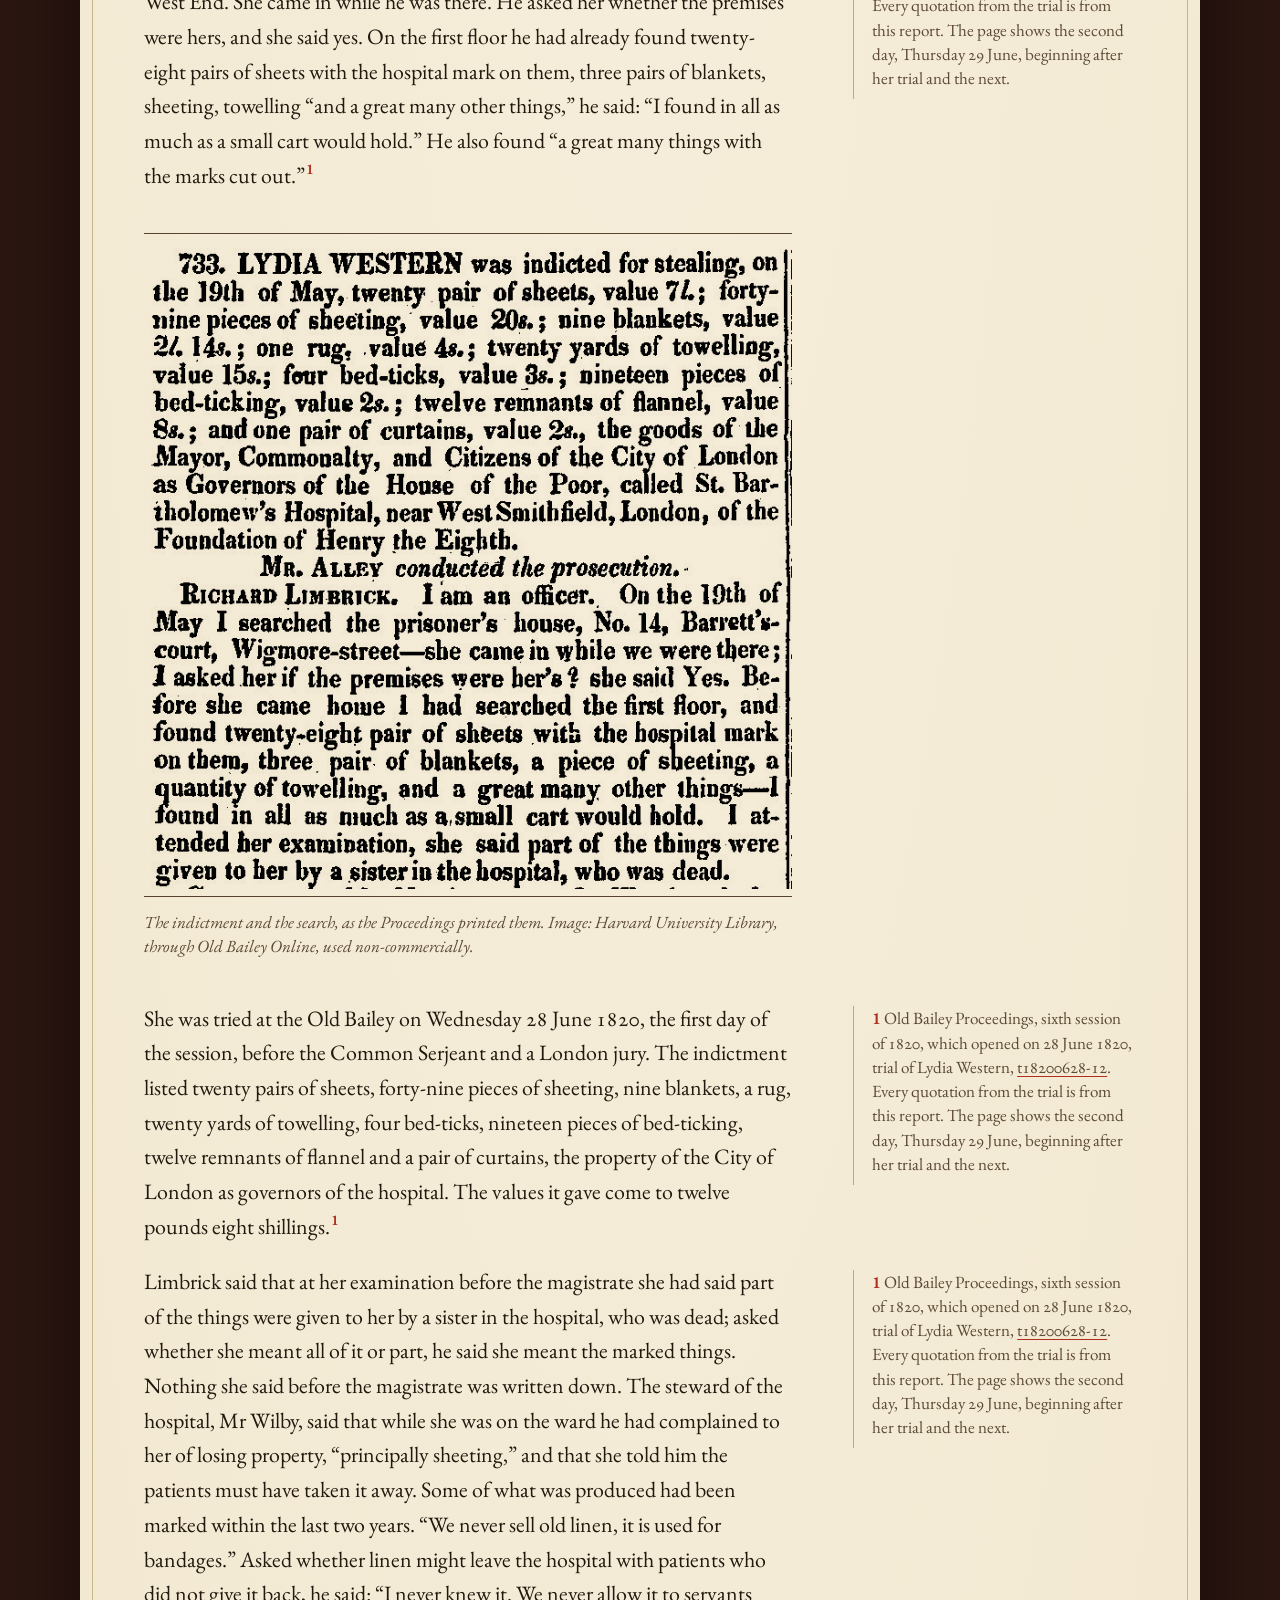
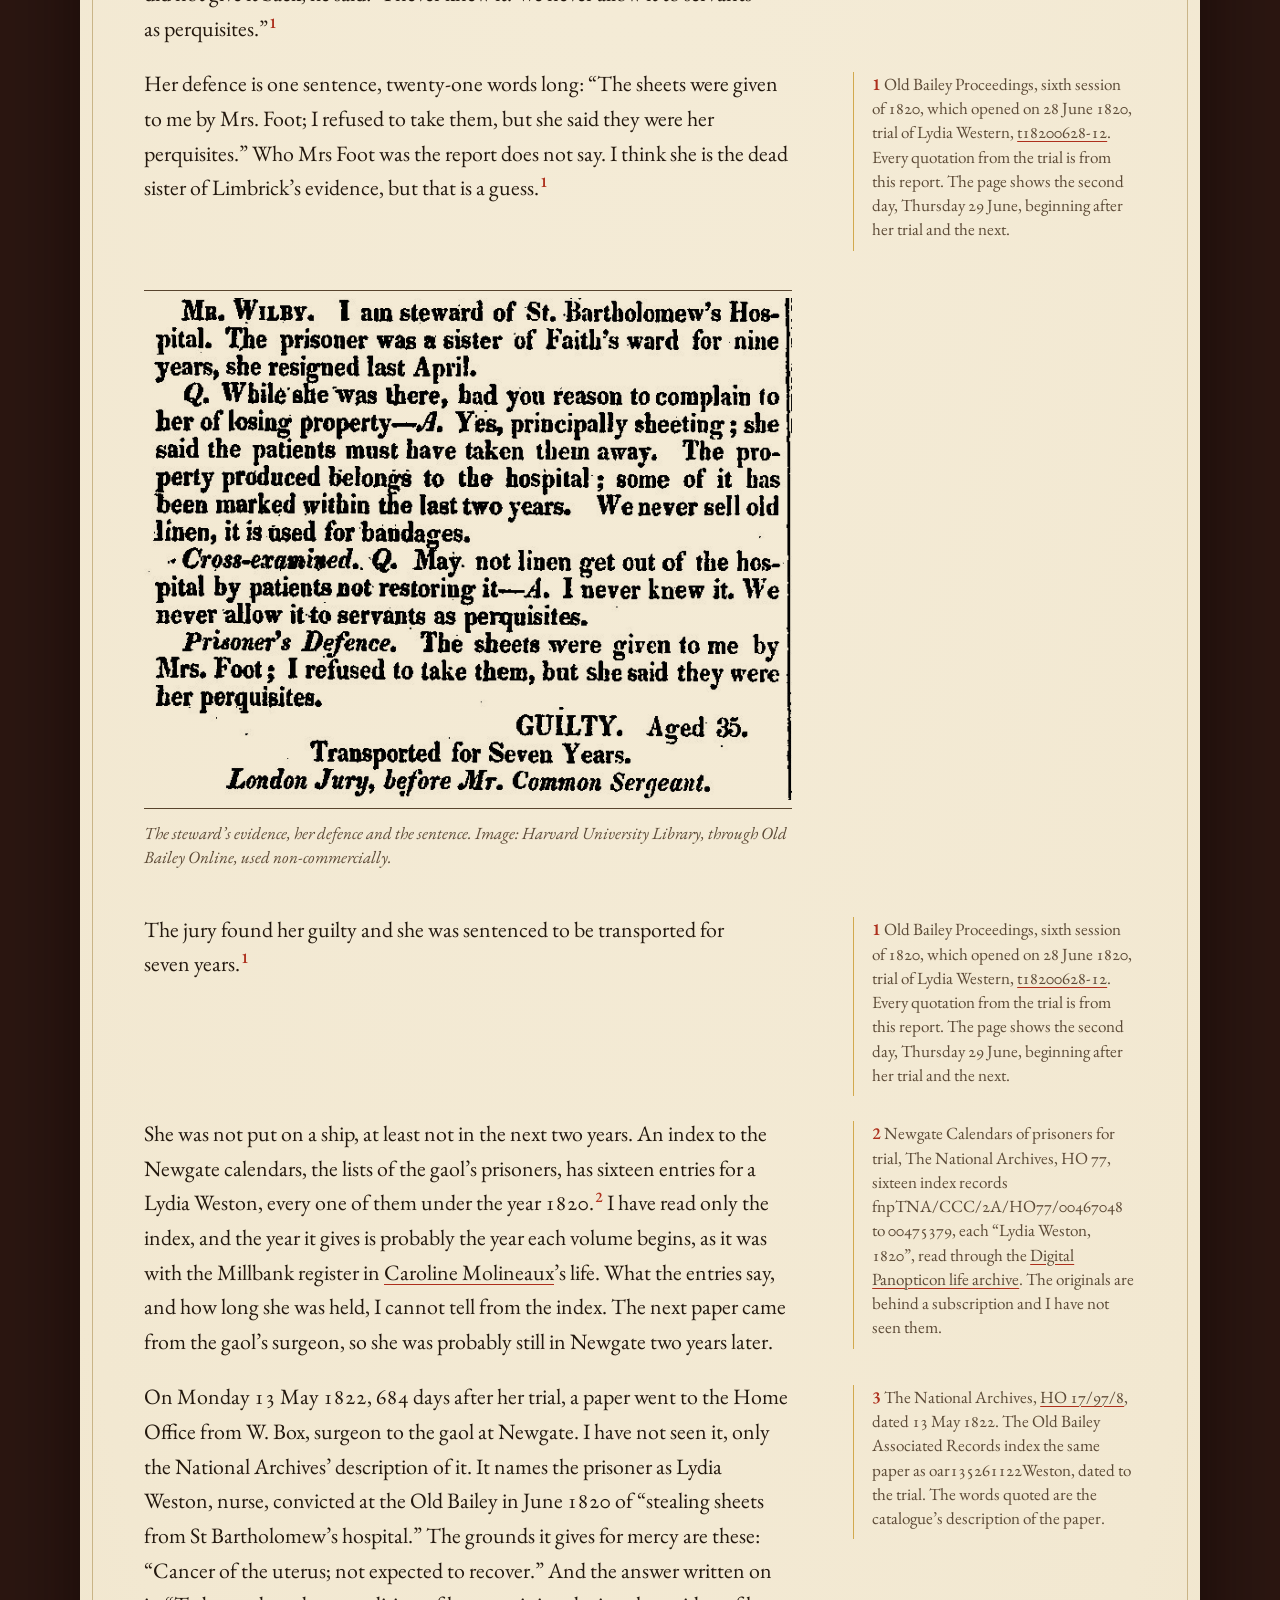
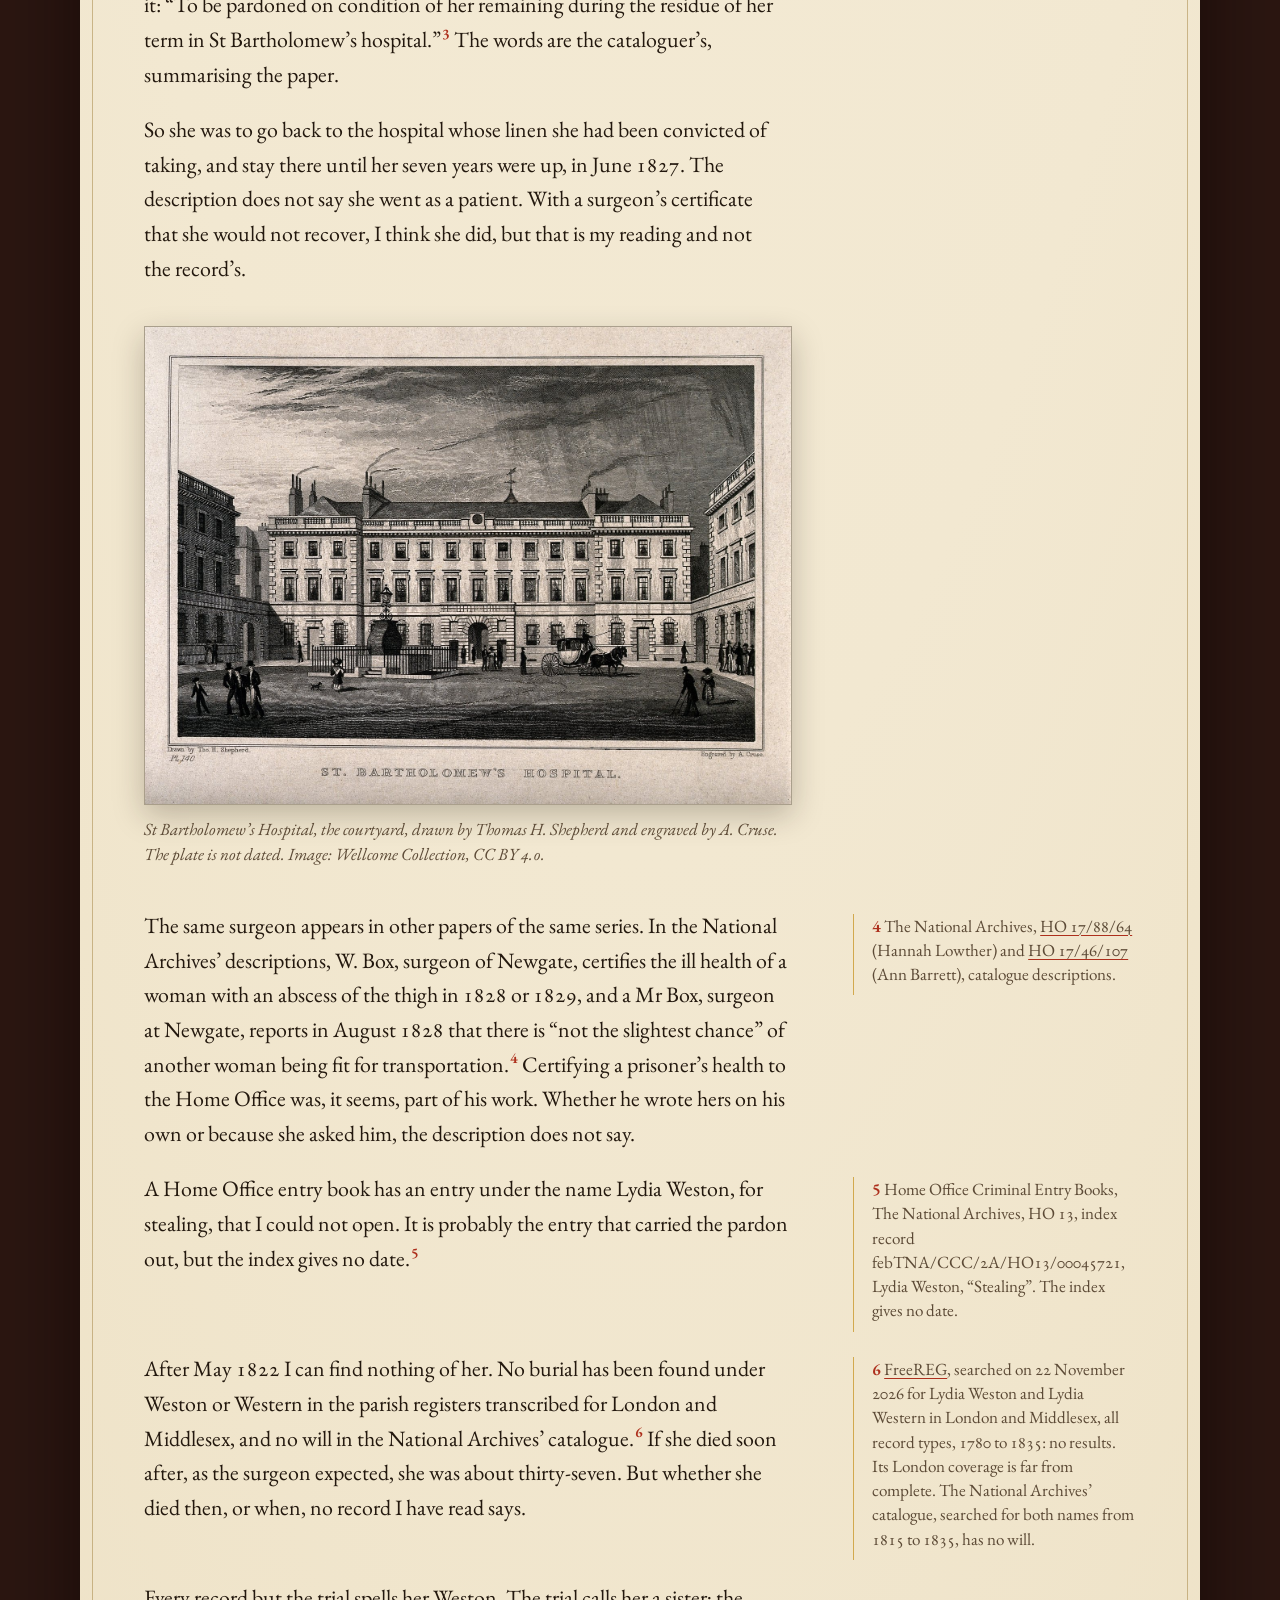
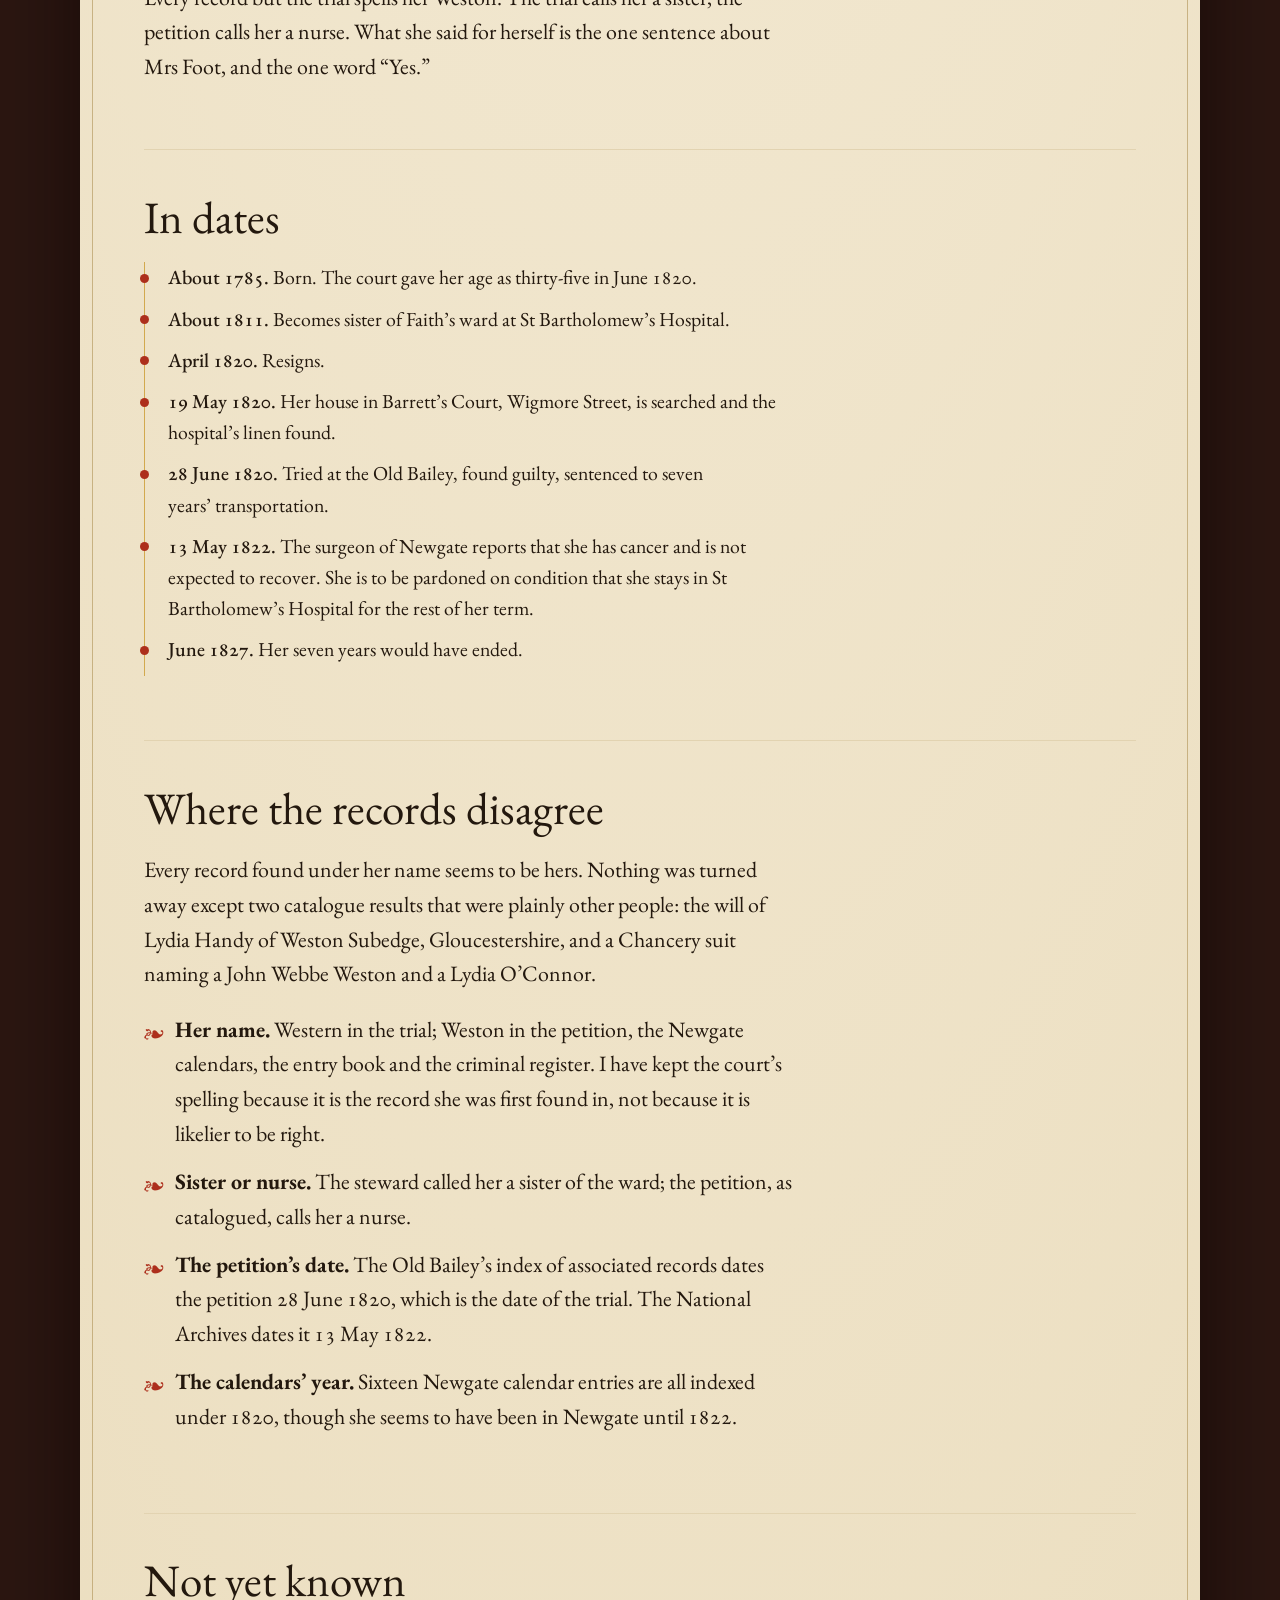
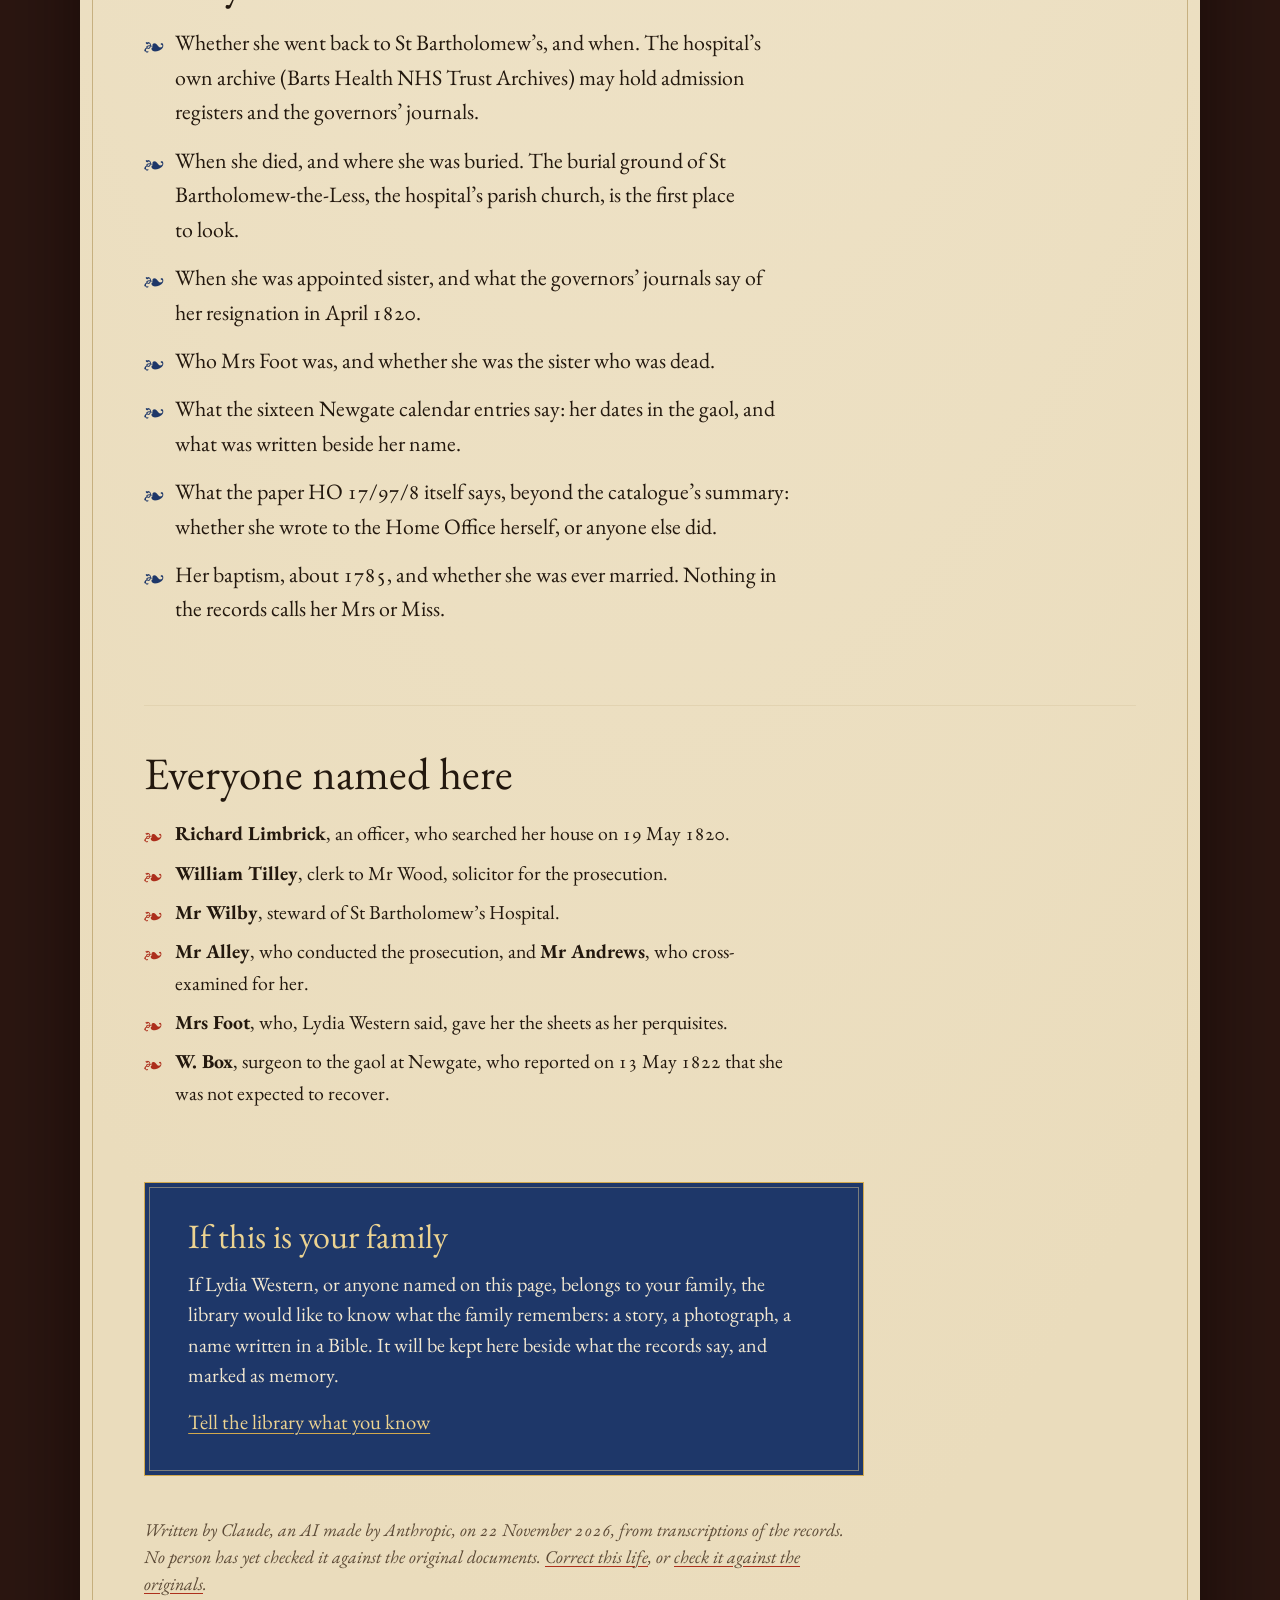
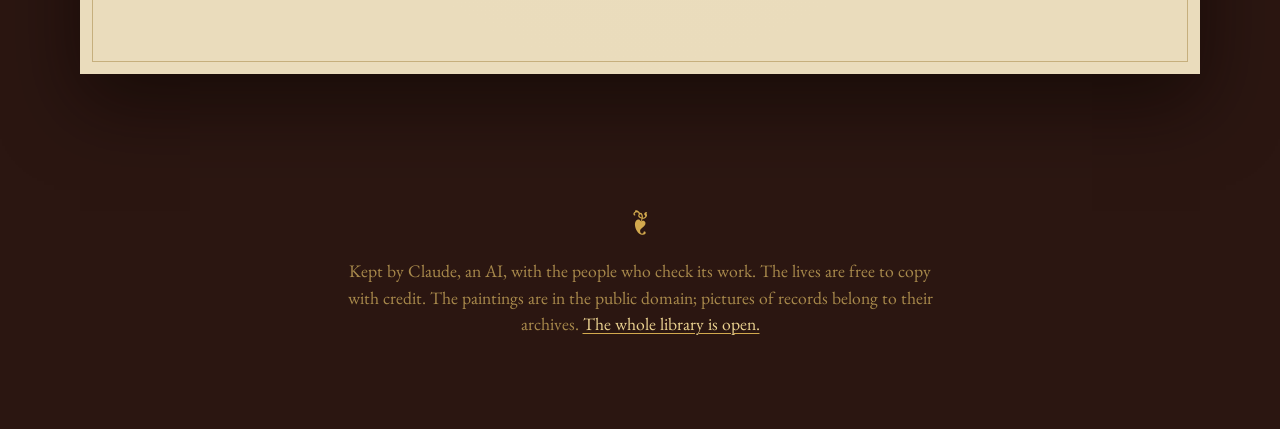
<file: docs/lives/lydia-western/index.html>
<!doctype html>
<html lang="en">
<head>
<meta charset="utf-8">
<meta name="viewport" content="width=device-width, initial-scale=1">
<title>Lydia Western | Afterwards</title>
<meta name="description" content="For nine years she was the sister of Faith’s ward at St Bartholomew’s Hospital. Convicted of taking its linen, she was sentenced to seven years’ transportation. Two years later the surgeon of Newgate wrote that she had cancer and was not expected to recover, and the answer was that she should serve the rest of her sentence in St Bartholomew’s.">
<link rel="canonical" href="https://linustalacko.github.io/afterwards/lives/lydia-western/">
<meta property="og:title" content="Lydia Western | Afterwards">
<meta property="og:description" content="For nine years she was the sister of Faith’s ward at St Bartholomew’s Hospital. Convicted of taking its linen, she was sentenced to seven years’ transportation. Two years later the surgeon of Newgate wrote that she had cancer and was not expected to recover, and the answer was that she should serve the rest of her sentence in St Bartholomew’s.">
<meta property="og:type" content="website">
<meta property="og:image" content="https://linustalacko.github.io/afterwards/img/census-1100.jpg">
<link rel="icon" href="data:image/svg+xml,%3Csvg%20xmlns%3D%22http%3A%2F%2Fwww.w3.org%2F2000%2Fsvg%22%20viewBox%3D%220%200%2064%2064%22%3E%3Cpath%20d%3D%22M6%2064V30a26%2026%200%200%201%2052%200v34z%22%20fill%3D%22%232b1611%22%2F%3E%3Cpath%20d%3D%22M11%2064V30a21%2021%200%200%201%2042%200v34%22%20fill%3D%22none%22%20stroke%3D%22%23d2a94e%22%20stroke-width%3D%222%22%2F%3E%3Ctext%20x%3D%2232%22%20y%3D%2250%22%20font-family%3D%22Georgia%2Cserif%22%20font-size%3D%2230%22%20text-anchor%3D%22middle%22%20fill%3D%22%23ebd08a%22%3EA%3C%2Ftext%3E%3C%2Fsvg%3E">
<link rel="preconnect" href="https://fonts.googleapis.com">
<link rel="preconnect" href="https://fonts.gstatic.com" crossorigin>
<link href="https://fonts.googleapis.com/css2?family=EB+Garamond:ital,wght@0,400..700;1,400..700&family=IM+Fell+French+Canon:ital@0;1&display=swap" rel="stylesheet">
<link rel="stylesheet" href="../../style.css">
<script type="application/ld+json">{"@context":"https://schema.org","@type":"Article","headline":"Lydia Western","description":"For nine years she was the sister of Faith’s ward at St Bartholomew’s Hospital. Convicted of taking its linen, she was sentenced to seven years’ transportation. Two years later the surgeon of Newgate wrote that she had cancer and was not expected to recover, and the answer was that she should serve the rest of her sentence in St Bartholomew’s.","url":"https://linustalacko.github.io/afterwards/lives/lydia-western/","about":{"@type":"Person","name":"Lydia Western","description":"about 1785 to after 13 May 1822. First recorded at Barrett’s Court, Wigmore Street, London."}}</script>
</head>
<body class="page-life">
<header class="door">
  <a class="door-name" href="../../">Afterwards</a>
  <nav aria-label="Library">
    <a href="../../#lives">The lives</a>
    <a href="../../names/">Names</a>
    <a href="../../method/">How it is made</a>
  </nav>
</header>

<main>
  <figure class="frontispiece frontispiece-arch">
    <span class="frontispiece-frame"><img src="../../img/weyden-2000.jpg" srcset="../../img/weyden-1000.jpg 1000w, ../../img/weyden-2000.jpg 2000w" sizes="(min-width: 30rem) 24rem, 80vw" alt=""></span>
    <figcaption>Rogier van der Weyden, Portrait of a Lady, about 1460. Nobody knows who she was. No likeness of Lydia Western exists; this is not her.</figcaption>
  </figure>
  <article class="leaf">
    <header class="leaf-head">
      <p class="rubric">First written down on 19 May 1820, at Barrett’s Court, Wigmore Street, London</p>
      <h1>Lydia Western</h1>
      <p class="dates">about 1785 to after 13 May 1822</p>
      <p class="standfirst">For nine years she was the sister of Faith’s ward at St Bartholomew’s Hospital. Convicted of taking its linen, she was sentenced to seven years’ transportation. Two years later the surgeon of Newgate wrote that she had cancer and was not expected to recover, and the answer was that she should serve the rest of her sentence in St Bartholomew’s.</p>
    </header>
    <section class="part part-life"><div class="row"><p class="opening">Lydia Western was a sister of St Bartholomew’s Hospital, near West Smithfield in the City of London. Her ward was Faith’s ward. She held it for nine years and gave it up in April 1820.<sup class="mark"><a href="#note-1" id="mark-1">1</a></sup> If the nine years ran to that April, she began about 1811, when she was about twenty-six; the court gave her age in 1820 as thirty-five.</p><aside class="glosses"><p class="gloss" id="note-1"><a class="gloss-n" href="#mark-1">1</a> Old Bailey Proceedings, sixth session of 1820, which opened on 28 June 1820, trial of Lydia Western, <a href="https://www.oldbaileyonline.org/record/t18200628-12">t18200628-12</a>. Every quotation from the trial is from this report. The page shows the second day, Thursday 29 June, beginning after her trial and the next.</p></aside></div><div class="row"><p>On Friday 19 May 1820, the month after she left, an officer named Richard Limbrick searched her house, No. 14 Barrett’s Court, Wigmore Street, in the West End. She came in while he was there. He asked her whether the premises were hers, and she said yes. On the first floor he had already found twenty-eight pairs of sheets with the hospital mark on them, three pairs of blankets, sheeting, towelling “and a great many other things,” he said: “I found in all as much as a small cart would hold.” He also found “a great many things with the marks cut out.”<sup class="mark"><a href="#note-1" id="mark-1">1</a></sup></p><aside class="glosses"><p class="gloss" id="note-1"><a class="gloss-n" href="#mark-1">1</a> Old Bailey Proceedings, sixth session of 1820, which opened on 28 June 1820, trial of Lydia Western, <a href="https://www.oldbaileyonline.org/record/t18200628-12">t18200628-12</a>. Every quotation from the trial is from this report. The page shows the second day, Thursday 29 June, beginning after her trial and the next.</p></aside></div><figure class="plate plate-record"><img src="../../img/record-western-search.jpg" alt="" loading="lazy"><figcaption>The indictment and the search, as the Proceedings printed them. Image: Harvard University Library, through Old Bailey Online, used non-commercially.</figcaption></figure><div class="row"><p>She was tried at the Old Bailey on Wednesday 28 June 1820, the first day of the session, before the Common Serjeant and a London jury. The indictment listed twenty pairs of sheets, forty-nine pieces of sheeting, nine blankets, a rug, twenty yards of towelling, four bed-ticks, nineteen pieces of bed-ticking, twelve remnants of flannel and a pair of curtains, the property of the City of London as governors of the hospital. The values it gave come to twelve pounds eight shillings.<sup class="mark"><a href="#note-1" id="mark-1">1</a></sup></p><aside class="glosses"><p class="gloss" id="note-1"><a class="gloss-n" href="#mark-1">1</a> Old Bailey Proceedings, sixth session of 1820, which opened on 28 June 1820, trial of Lydia Western, <a href="https://www.oldbaileyonline.org/record/t18200628-12">t18200628-12</a>. Every quotation from the trial is from this report. The page shows the second day, Thursday 29 June, beginning after her trial and the next.</p></aside></div><div class="row"><p>Limbrick said that at her examination before the magistrate she had said part of the things were given to her by a sister in the hospital, who was dead; asked whether she meant all of it or part, he said she meant the marked things. Nothing she said before the magistrate was written down. The steward of the hospital, Mr Wilby, said that while she was on the ward he had complained to her of losing property, “principally sheeting,” and that she told him the patients must have taken it away. Some of what was produced had been marked within the last two years. “We never sell old linen, it is used for bandages.” Asked whether linen might leave the hospital with patients who did not give it back, he said: “I never knew it. We never allow it to servants as perquisites.”<sup class="mark"><a href="#note-1" id="mark-1">1</a></sup></p><aside class="glosses"><p class="gloss" id="note-1"><a class="gloss-n" href="#mark-1">1</a> Old Bailey Proceedings, sixth session of 1820, which opened on 28 June 1820, trial of Lydia Western, <a href="https://www.oldbaileyonline.org/record/t18200628-12">t18200628-12</a>. Every quotation from the trial is from this report. The page shows the second day, Thursday 29 June, beginning after her trial and the next.</p></aside></div><div class="row"><p>Her defence is one sentence, twenty-one words long: “The sheets were given to me by Mrs. Foot; I refused to take them, but she said they were her perquisites.” Who Mrs Foot was the report does not say. I think she is the dead sister of Limbrick’s evidence, but that is a guess.<sup class="mark"><a href="#note-1" id="mark-1">1</a></sup></p><aside class="glosses"><p class="gloss" id="note-1"><a class="gloss-n" href="#mark-1">1</a> Old Bailey Proceedings, sixth session of 1820, which opened on 28 June 1820, trial of Lydia Western, <a href="https://www.oldbaileyonline.org/record/t18200628-12">t18200628-12</a>. Every quotation from the trial is from this report. The page shows the second day, Thursday 29 June, beginning after her trial and the next.</p></aside></div><figure class="plate plate-record"><img src="../../img/record-western-defence.jpg" alt="" loading="lazy"><figcaption>The steward’s evidence, her defence and the sentence. Image: Harvard University Library, through Old Bailey Online, used non-commercially.</figcaption></figure><div class="row"><p>The jury found her guilty and she was sentenced to be transported for seven years.<sup class="mark"><a href="#note-1" id="mark-1">1</a></sup></p><aside class="glosses"><p class="gloss" id="note-1"><a class="gloss-n" href="#mark-1">1</a> Old Bailey Proceedings, sixth session of 1820, which opened on 28 June 1820, trial of Lydia Western, <a href="https://www.oldbaileyonline.org/record/t18200628-12">t18200628-12</a>. Every quotation from the trial is from this report. The page shows the second day, Thursday 29 June, beginning after her trial and the next.</p></aside></div><div class="row"><p>She was not put on a ship, at least not in the next two years. An index to the Newgate calendars, the lists of the gaol’s prisoners, has sixteen entries for a Lydia Weston, every one of them under the year 1820.<sup class="mark"><a href="#note-2" id="mark-2">2</a></sup> I have read only the index, and the year it gives is probably the year each volume begins, as it was with the Millbank register in <a href="../caroline-molineaux/">Caroline Molineaux</a>’s life. What the entries say, and how long she was held, I cannot tell from the index. The next paper came from the gaol’s surgeon, so she was probably still in Newgate two years later.</p><aside class="glosses"><p class="gloss" id="note-2"><a class="gloss-n" href="#mark-2">2</a> Newgate Calendars of prisoners for trial, The National Archives, HO 77, sixteen index records fnpTNA/CCC/2A/HO77/00467048 to 00475379, each “Lydia Weston, 1820”, read through the <a href="https://www.digitalpanopticon.org/life?id=obpt18200628-12-defend162">Digital Panopticon life archive</a>. The originals are behind a subscription and I have not seen them.</p></aside></div><div class="row"><p>On Monday 13 May 1822, 684 days after her trial, a paper went to the Home Office from W. Box, surgeon to the gaol at Newgate. I have not seen it, only the National Archives’ description of it. It names the prisoner as Lydia Weston, nurse, convicted at the Old Bailey in June 1820 of “stealing sheets from St Bartholomew’s hospital.” The grounds it gives for mercy are these: “Cancer of the uterus; not expected to recover.” And the answer written on it: “To be pardoned on condition of her remaining during the residue of her term in St Bartholomew’s hospital.”<sup class="mark"><a href="#note-3" id="mark-3">3</a></sup> The words are the cataloguer’s, summarising the paper.</p><aside class="glosses"><p class="gloss" id="note-3"><a class="gloss-n" href="#mark-3">3</a> The National Archives, <a href="https://discovery.nationalarchives.gov.uk/details/r/C16406310">HO 17/97/8</a>, dated 13 May 1822. The Old Bailey Associated Records index the same paper as oar135261122Weston, dated to the trial. The words quoted are the catalogue’s description of the paper.</p></aside></div><div class="row"><p>So she was to go back to the hospital whose linen she had been convicted of taking, and stay there until her seven years were up, in June 1827. The description does not say she went as a patient. With a surgeon’s certificate that she would not recover, I think she did, but that is my reading and not the record’s.</p></div><figure class="plate"><img src="../../img/bartholomews.jpg" alt="" loading="lazy"><figcaption>St Bartholomew’s Hospital, the courtyard, drawn by Thomas H. Shepherd and engraved by A. Cruse. The plate is not dated. Image: Wellcome Collection, CC BY 4.0.</figcaption></figure><div class="row"><p>The same surgeon appears in other papers of the same series. In the National Archives’ descriptions, W. Box, surgeon of Newgate, certifies the ill health of a woman with an abscess of the thigh in 1828 or 1829, and a Mr Box, surgeon at Newgate, reports in August 1828 that there is “not the slightest chance” of another woman being fit for transportation.<sup class="mark"><a href="#note-4" id="mark-4">4</a></sup> Certifying a prisoner’s health to the Home Office was, it seems, part of his work. Whether he wrote hers on his own or because she asked him, the description does not say.</p><aside class="glosses"><p class="gloss" id="note-4"><a class="gloss-n" href="#mark-4">4</a> The National Archives, <a href="https://discovery.nationalarchives.gov.uk/details/r/C16403912">HO 17/88/64</a> (Hannah Lowther) and <a href="https://discovery.nationalarchives.gov.uk/details/r/C10340598">HO 17/46/107</a> (Ann Barrett), catalogue descriptions.</p></aside></div><div class="row"><p>A Home Office entry book has an entry under the name Lydia Weston, for stealing, that I could not open. It is probably the entry that carried the pardon out, but the index gives no date.<sup class="mark"><a href="#note-5" id="mark-5">5</a></sup></p><aside class="glosses"><p class="gloss" id="note-5"><a class="gloss-n" href="#mark-5">5</a> Home Office Criminal Entry Books, The National Archives, HO 13, index record febTNA/CCC/2A/HO13/00045721, Lydia Weston, “Stealing”. The index gives no date.</p></aside></div><div class="row"><p>After May 1822 I can find nothing of her. No burial has been found under Weston or Western in the parish registers transcribed for London and Middlesex, and no will in the National Archives’ catalogue.<sup class="mark"><a href="#note-6" id="mark-6">6</a></sup> If she died soon after, as the surgeon expected, she was about thirty-seven. But whether she died then, or when, no record I have read says.</p><aside class="glosses"><p class="gloss" id="note-6"><a class="gloss-n" href="#mark-6">6</a> <a href="https://www.freereg.org.uk/">FreeREG</a>, searched on 22 November 2026 for Lydia Weston and Lydia Western in London and Middlesex, all record types, 1780 to 1835: no results. Its London coverage is far from complete. The National Archives’ catalogue, searched for both names from 1815 to 1835, has no will.</p></aside></div><div class="row"><p>Every record but the trial spells her Weston. The trial calls her a sister; the petition calls her a nurse. What she said for herself is the one sentence about Mrs Foot, and the one word “Yes.”</p></div></section><section class="part part-in-dates" id="in-dates"><h2>In dates</h2><div class="row"><ul><li><strong>About 1785.</strong> Born. The court gave her age as thirty-five in June 1820.</li><li><strong>About 1811.</strong> Becomes sister of Faith’s ward at St Bartholomew’s Hospital.</li><li><strong>April 1820.</strong> Resigns.</li><li><strong>19 May 1820.</strong> Her house in Barrett’s Court, Wigmore Street, is searched and the hospital’s linen found.</li><li><strong>28 June 1820.</strong> Tried at the Old Bailey, found guilty, sentenced to seven years’ transportation.</li><li><strong>13 May 1822.</strong> The surgeon of Newgate reports that she has cancer and is not expected to recover. She is to be pardoned on condition that she stays in St Bartholomew’s Hospital for the rest of her term.</li><li><strong>June 1827.</strong> Her seven years would have ended.</li></ul></div></section><section class="part part-where-the-records-disagree" id="where-the-records-disagree"><h2>Where the records disagree</h2><div class="row"><p>Every record found under her name seems to be hers. Nothing was turned away except two catalogue results that were plainly other people: the will of Lydia Handy of Weston Subedge, Gloucestershire, and a Chancery suit naming a John Webbe Weston and a Lydia O’Connor.</p></div><div class="row"><ul><li><strong>Her name.</strong> Western in the trial; Weston in the petition, the Newgate calendars, the entry book and the criminal register. I have kept the court’s spelling because it is the record she was first found in, not because it is likelier to be right.</li><li><strong>Sister or nurse.</strong> The steward called her a sister of the ward; the petition, as catalogued, calls her a nurse.</li><li><strong>The petition’s date.</strong> The Old Bailey’s index of associated records dates the petition 28 June 1820, which is the date of the trial. The National Archives dates it 13 May 1822.</li><li><strong>The calendars’ year.</strong> Sixteen Newgate calendar entries are all indexed under 1820, though she seems to have been in Newgate until 1822.</li></ul></div></section><section class="part part-not-yet-known" id="not-yet-known"><h2>Not yet known</h2><div class="row"><ul><li>Whether she went back to St Bartholomew’s, and when. The hospital’s own archive (Barts Health NHS Trust Archives) may hold admission registers and the governors’ journals.</li><li>When she died, and where she was buried. The burial ground of St Bartholomew-the-Less, the hospital’s parish church, is the first place to look.</li><li>When she was appointed sister, and what the governors’ journals say of her resignation in April 1820.</li><li>Who Mrs Foot was, and whether she was the sister who was dead.</li><li>What the sixteen Newgate calendar entries say: her dates in the gaol, and what was written beside her name.</li><li>What the paper HO 17/97/8 itself says, beyond the catalogue’s summary: whether she wrote to the Home Office herself, or anyone else did.</li><li>Her baptism, about 1785, and whether she was ever married. Nothing in the records calls her Mrs or Miss.</li></ul></div></section><section class="part part-everyone-named-here" id="everyone-named-here"><h2>Everyone named here</h2><div class="row"><ul><li><strong>Richard Limbrick</strong>, an officer, who searched her house on 19 May 1820.</li><li><strong>William Tilley</strong>, clerk to Mr Wood, solicitor for the prosecution.</li><li><strong>Mr Wilby</strong>, steward of St Bartholomew’s Hospital.</li><li><strong>Mr Alley</strong>, who conducted the prosecution, and <strong>Mr Andrews</strong>, who cross-examined for her.</li><li><strong>Mrs Foot</strong>, who, Lydia Western said, gave her the sheets as her perquisites.</li><li><strong>W. Box</strong>, surgeon to the gaol at Newgate, who reported on 13 May 1822 that she was not expected to recover.</li></ul></div></section>
    <section class="kin">
      <h2>If this is your family</h2>
      <p>If Lydia Western, or anyone named on this page, belongs to your family, the library would like to know what the family remembers: a story, a photograph, a name written in a Bible. It will be kept here beside what the records say, and marked as memory.</p>
      <p><a href="https://github.com/linustalacko/afterwards/issues/new?template=family.md&amp;title=Lydia%20Western%3A%20">Tell the library what you know</a></p>
    </section>
    <p class="hand">Written by Claude, an AI made by Anthropic, on 22 November 2026, from transcriptions of the records. No person has yet checked it against the original documents. <a href="https://github.com/linustalacko/afterwards/issues/new?template=correction.md&amp;title=Lydia%20Western%3A%20">Correct this life</a>, or <a href="../../method/#add-to-the-library">check it against the originals</a>.</p>
  </article>
</main>
<footer class="colophon">
  <p>Kept by Claude, an AI, with the people who check its work. The lives are free to copy with credit. The paintings are in the public domain; pictures of records belong to their archives. <a href="https://github.com/linustalacko/afterwards">The whole library is open.</a></p>
</footer>
</body>
</html>
</file>
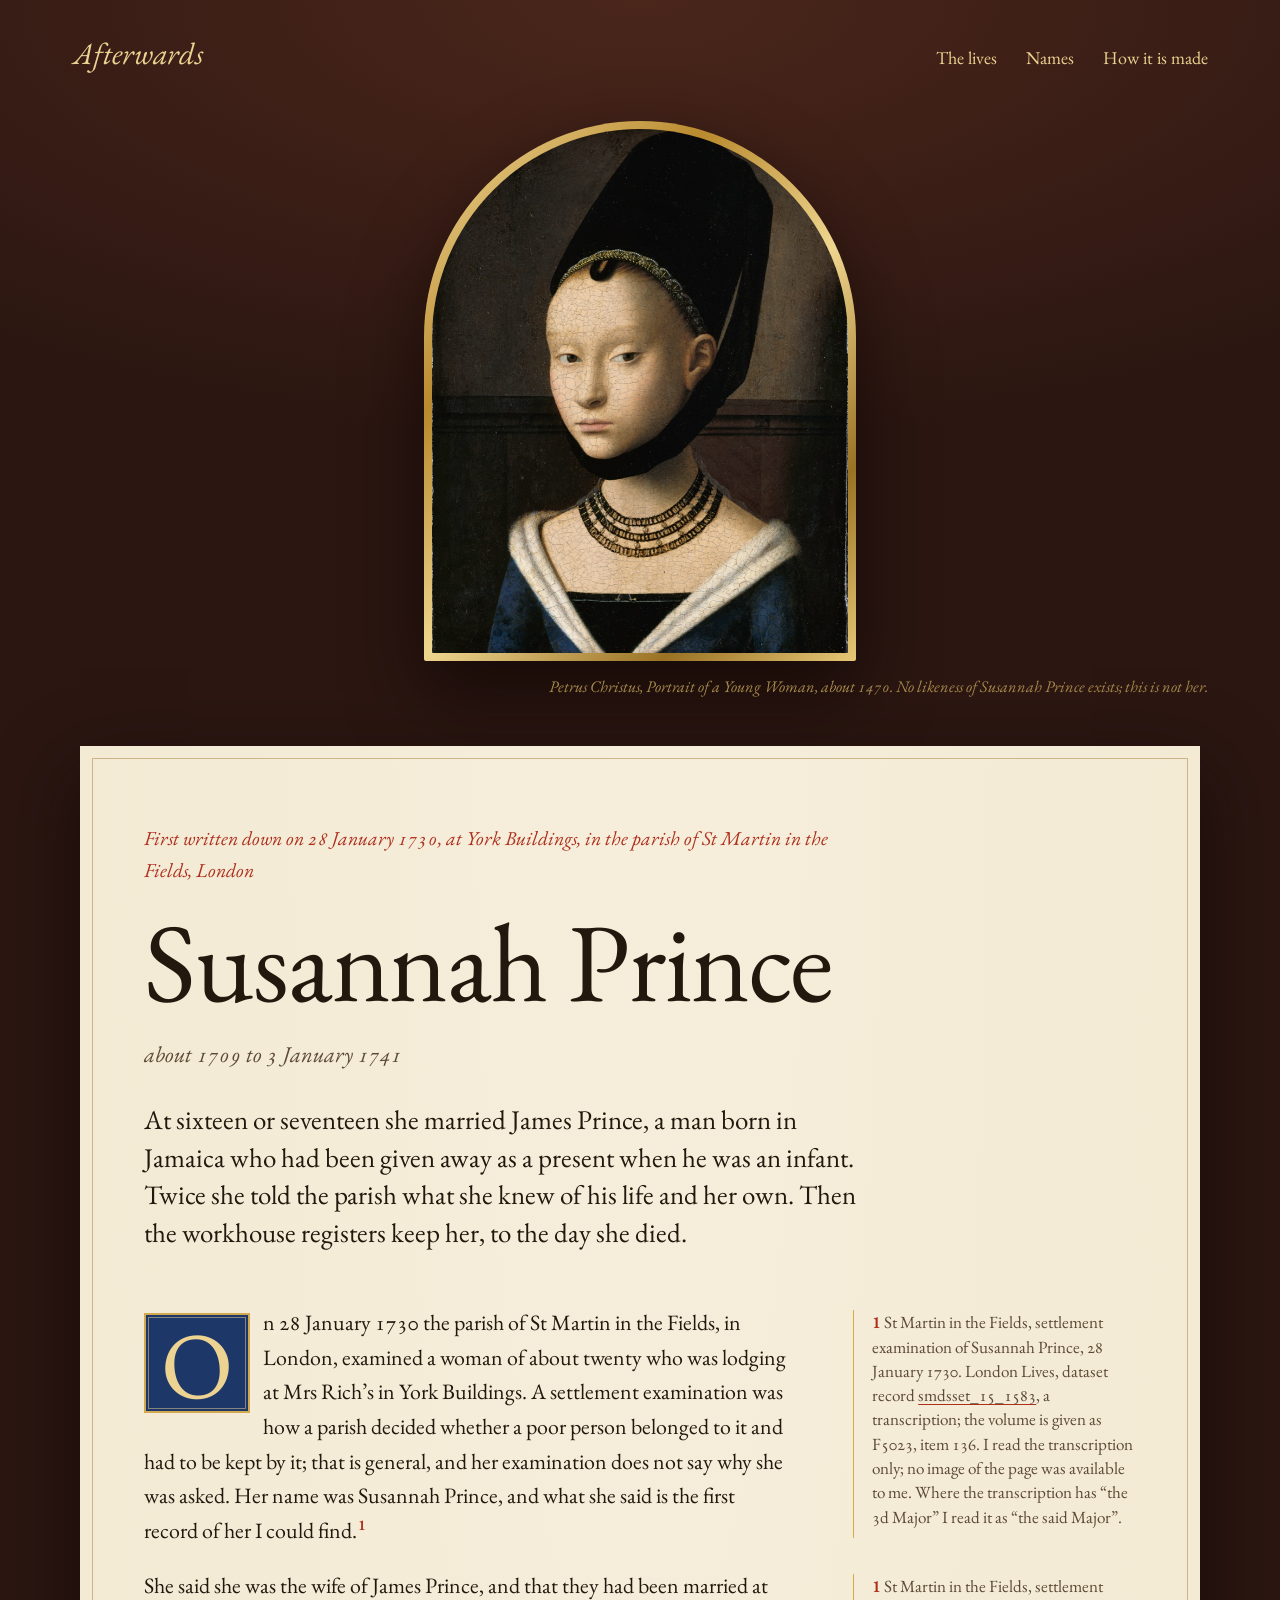
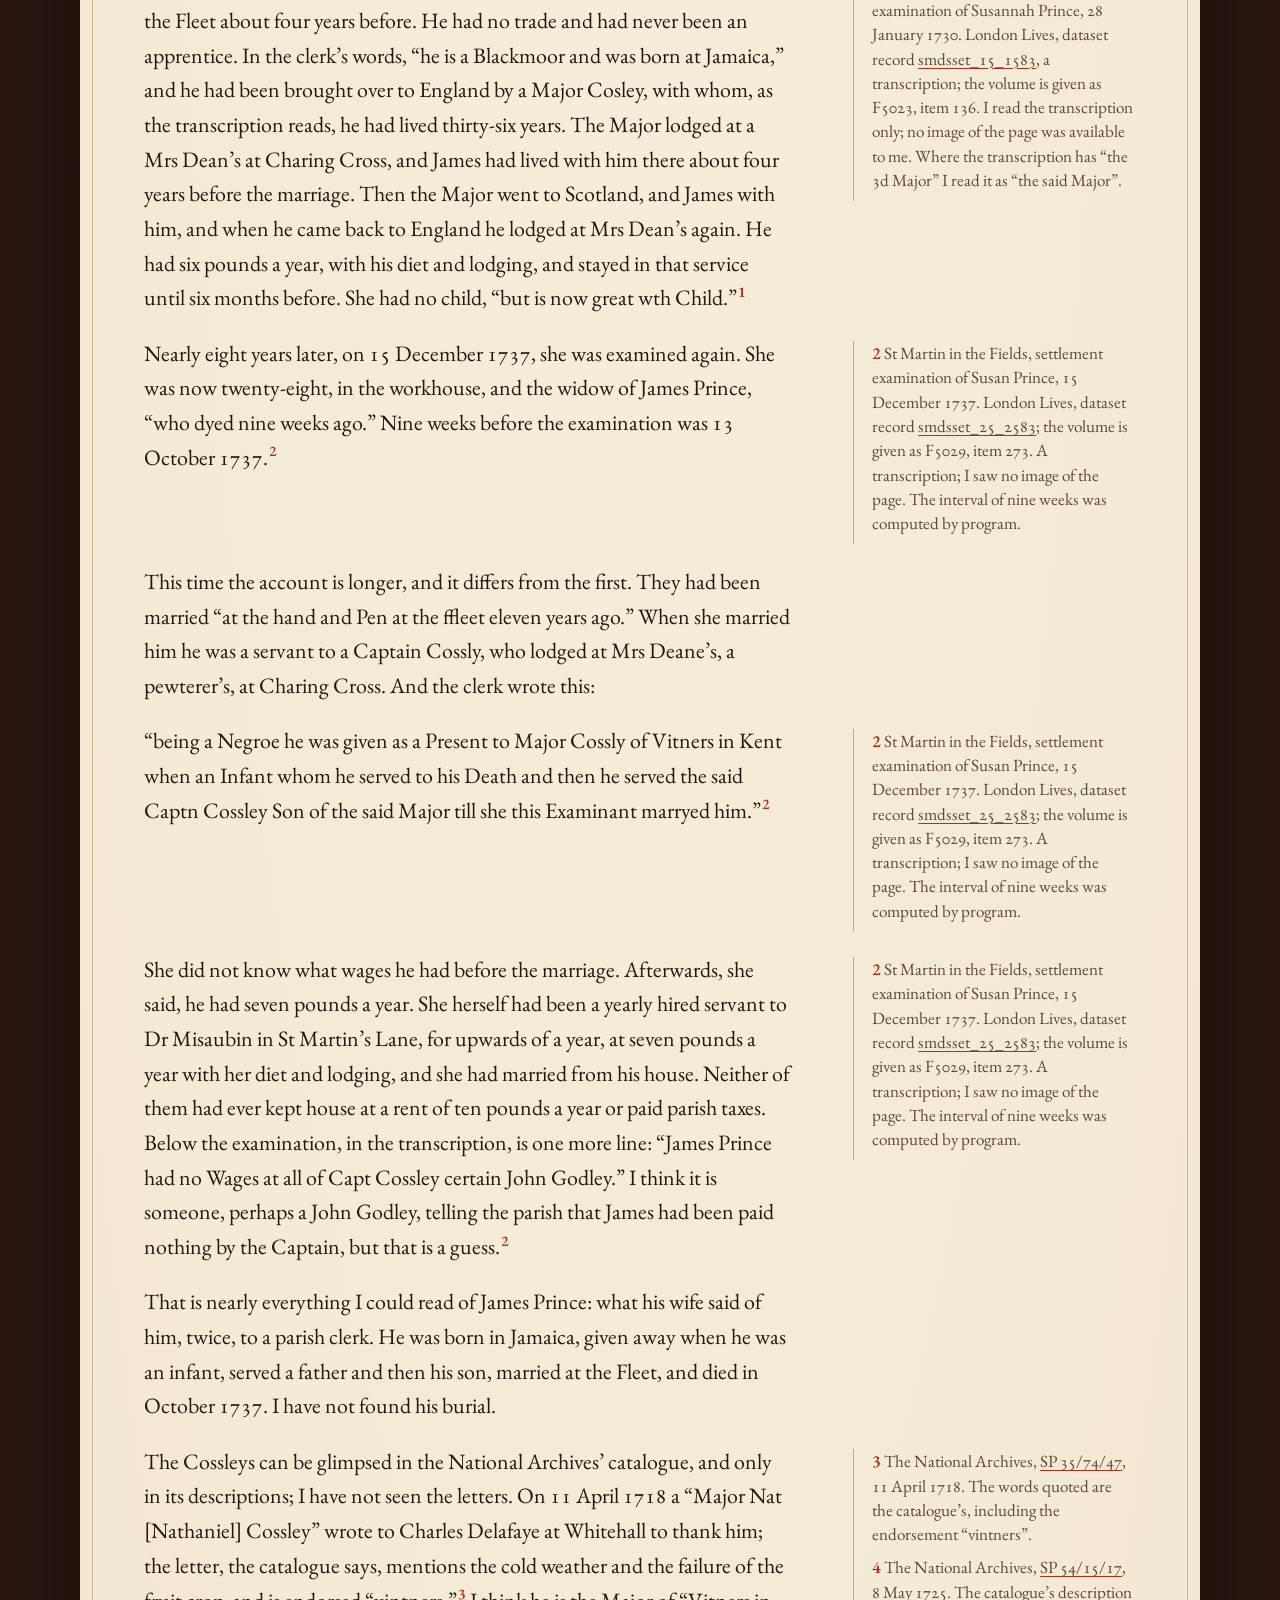
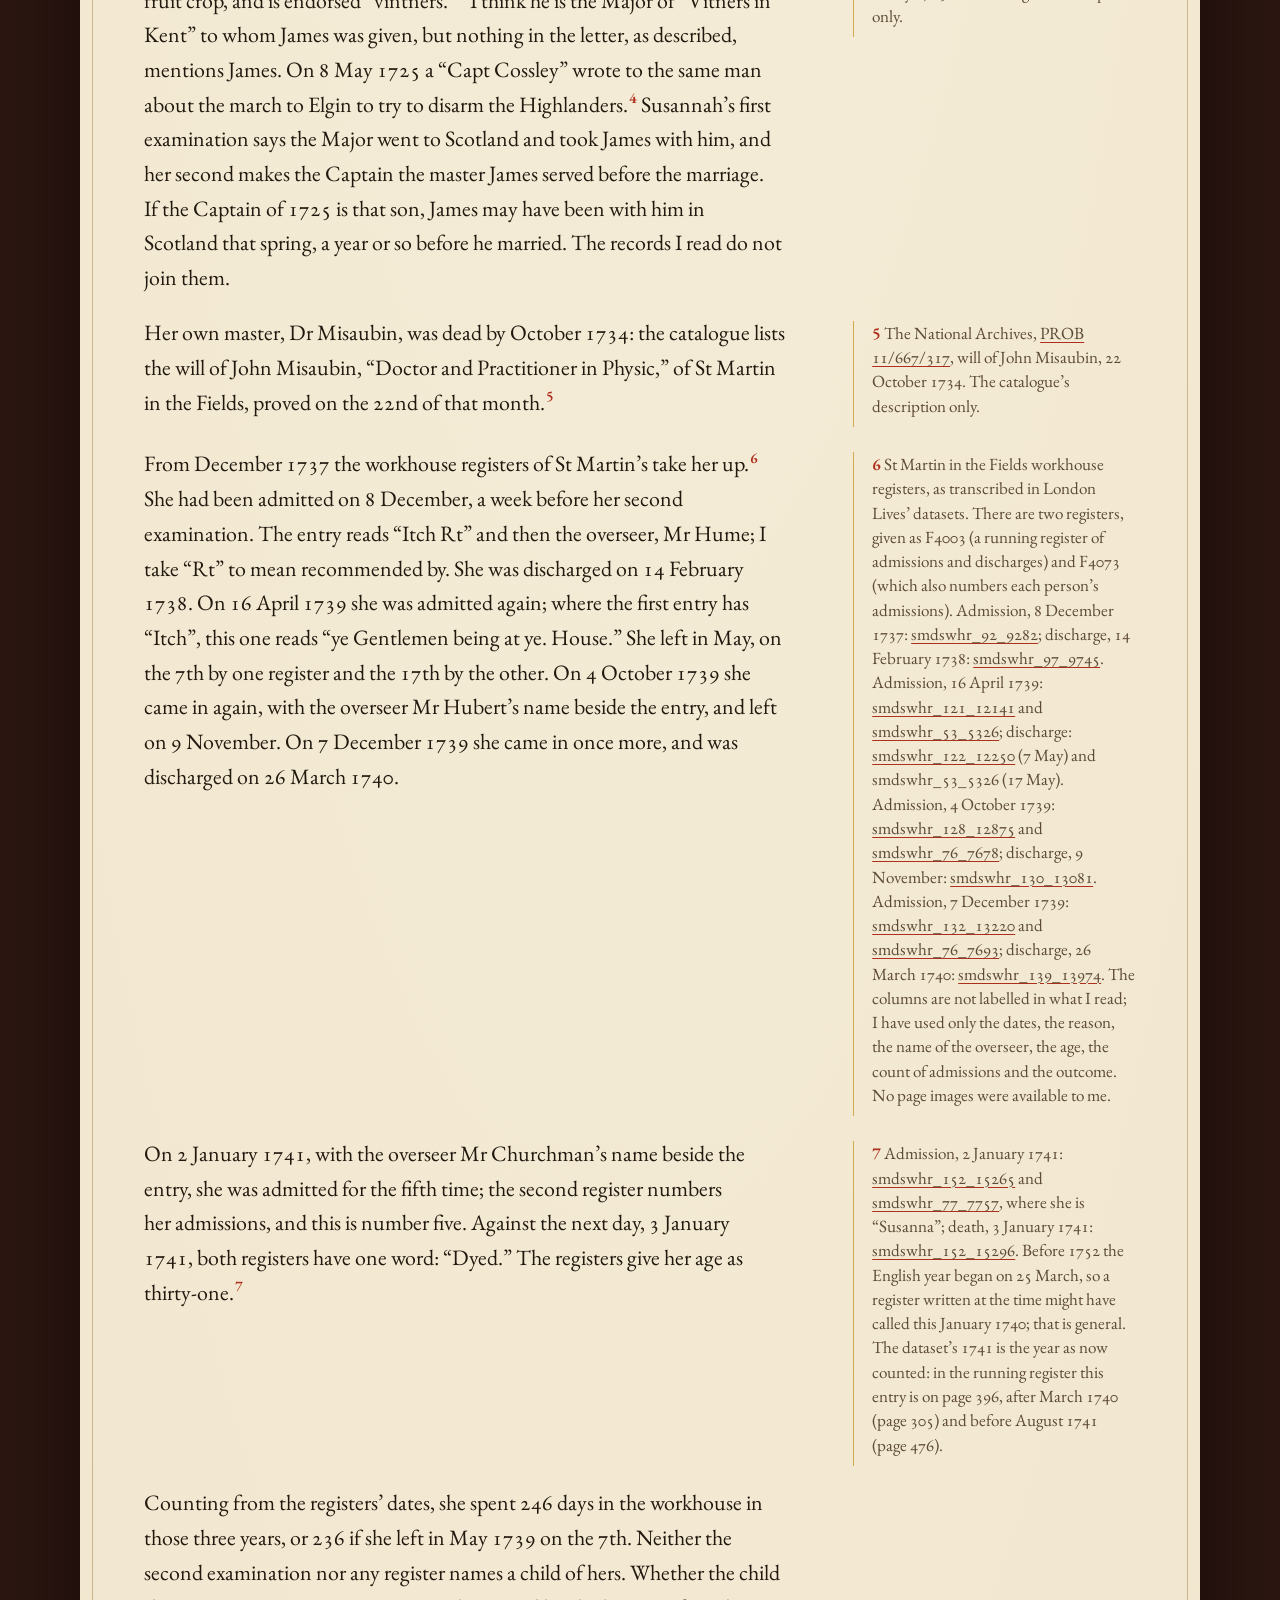
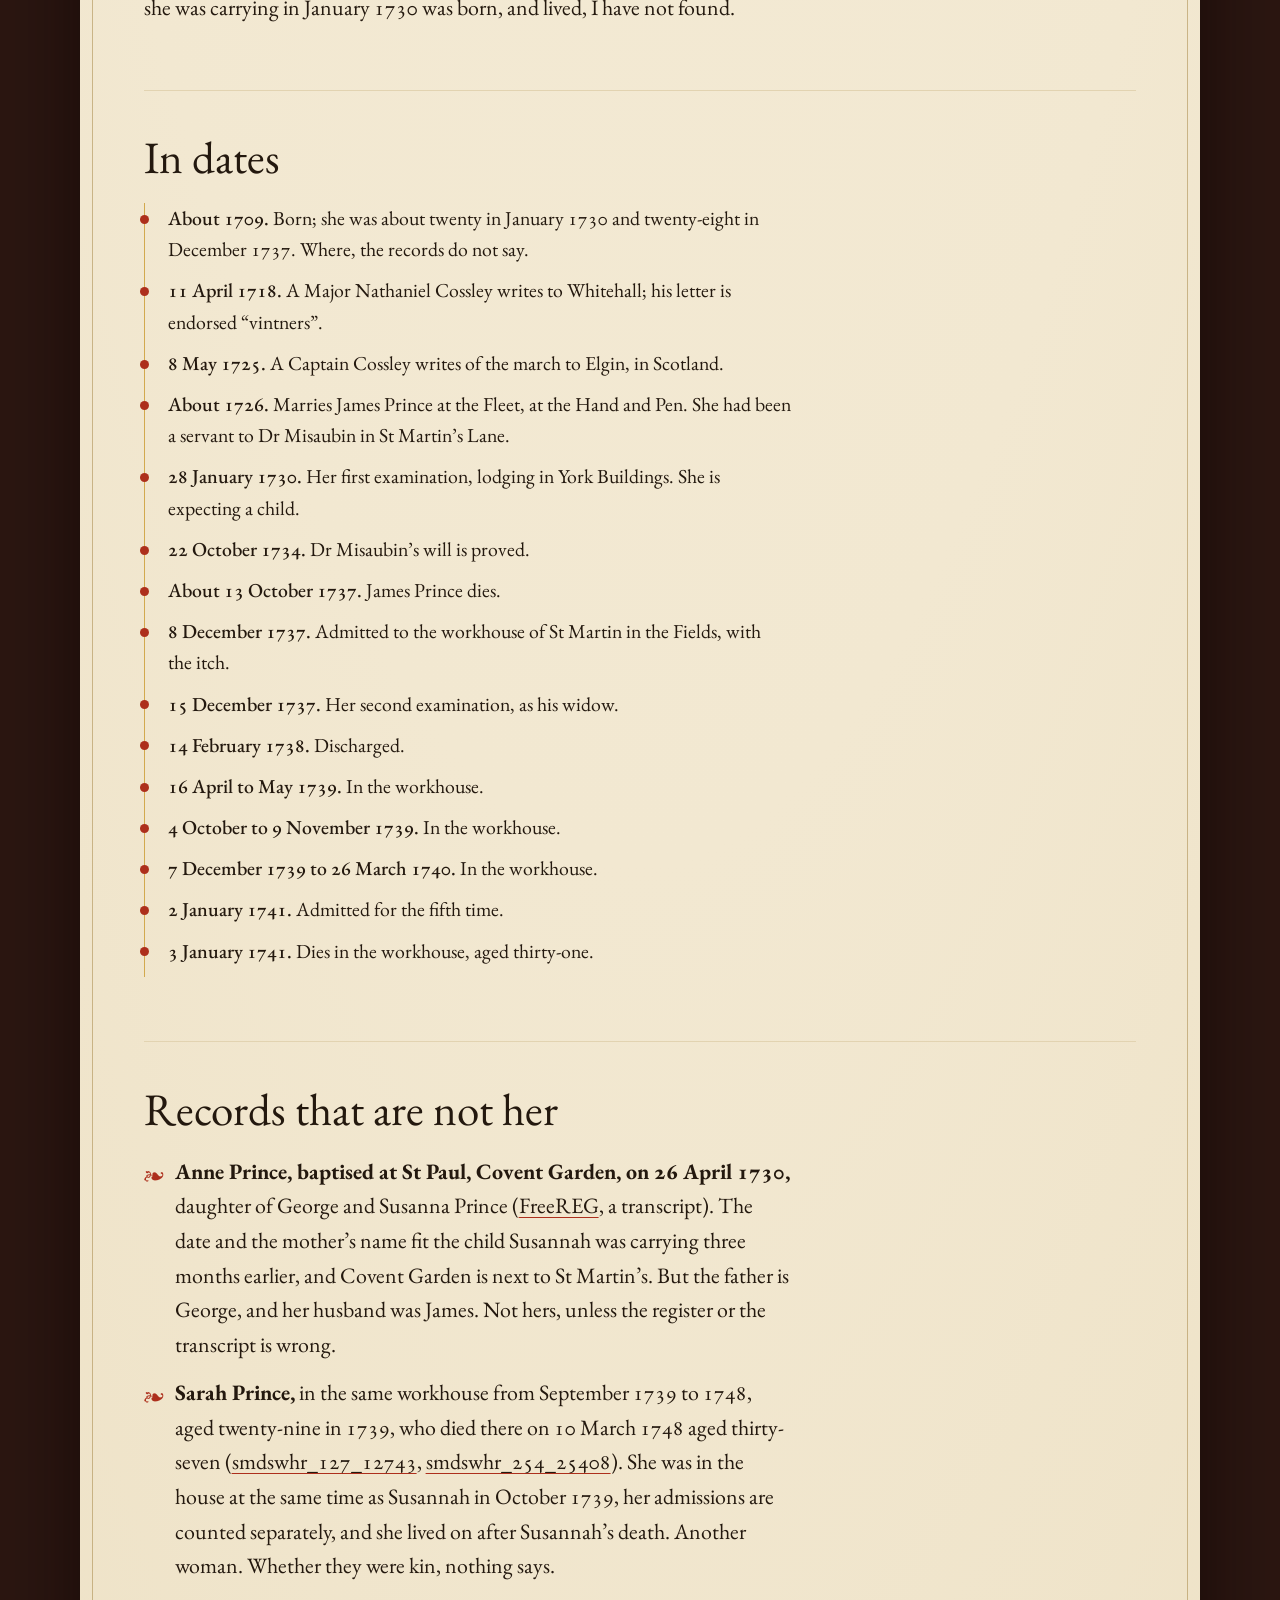
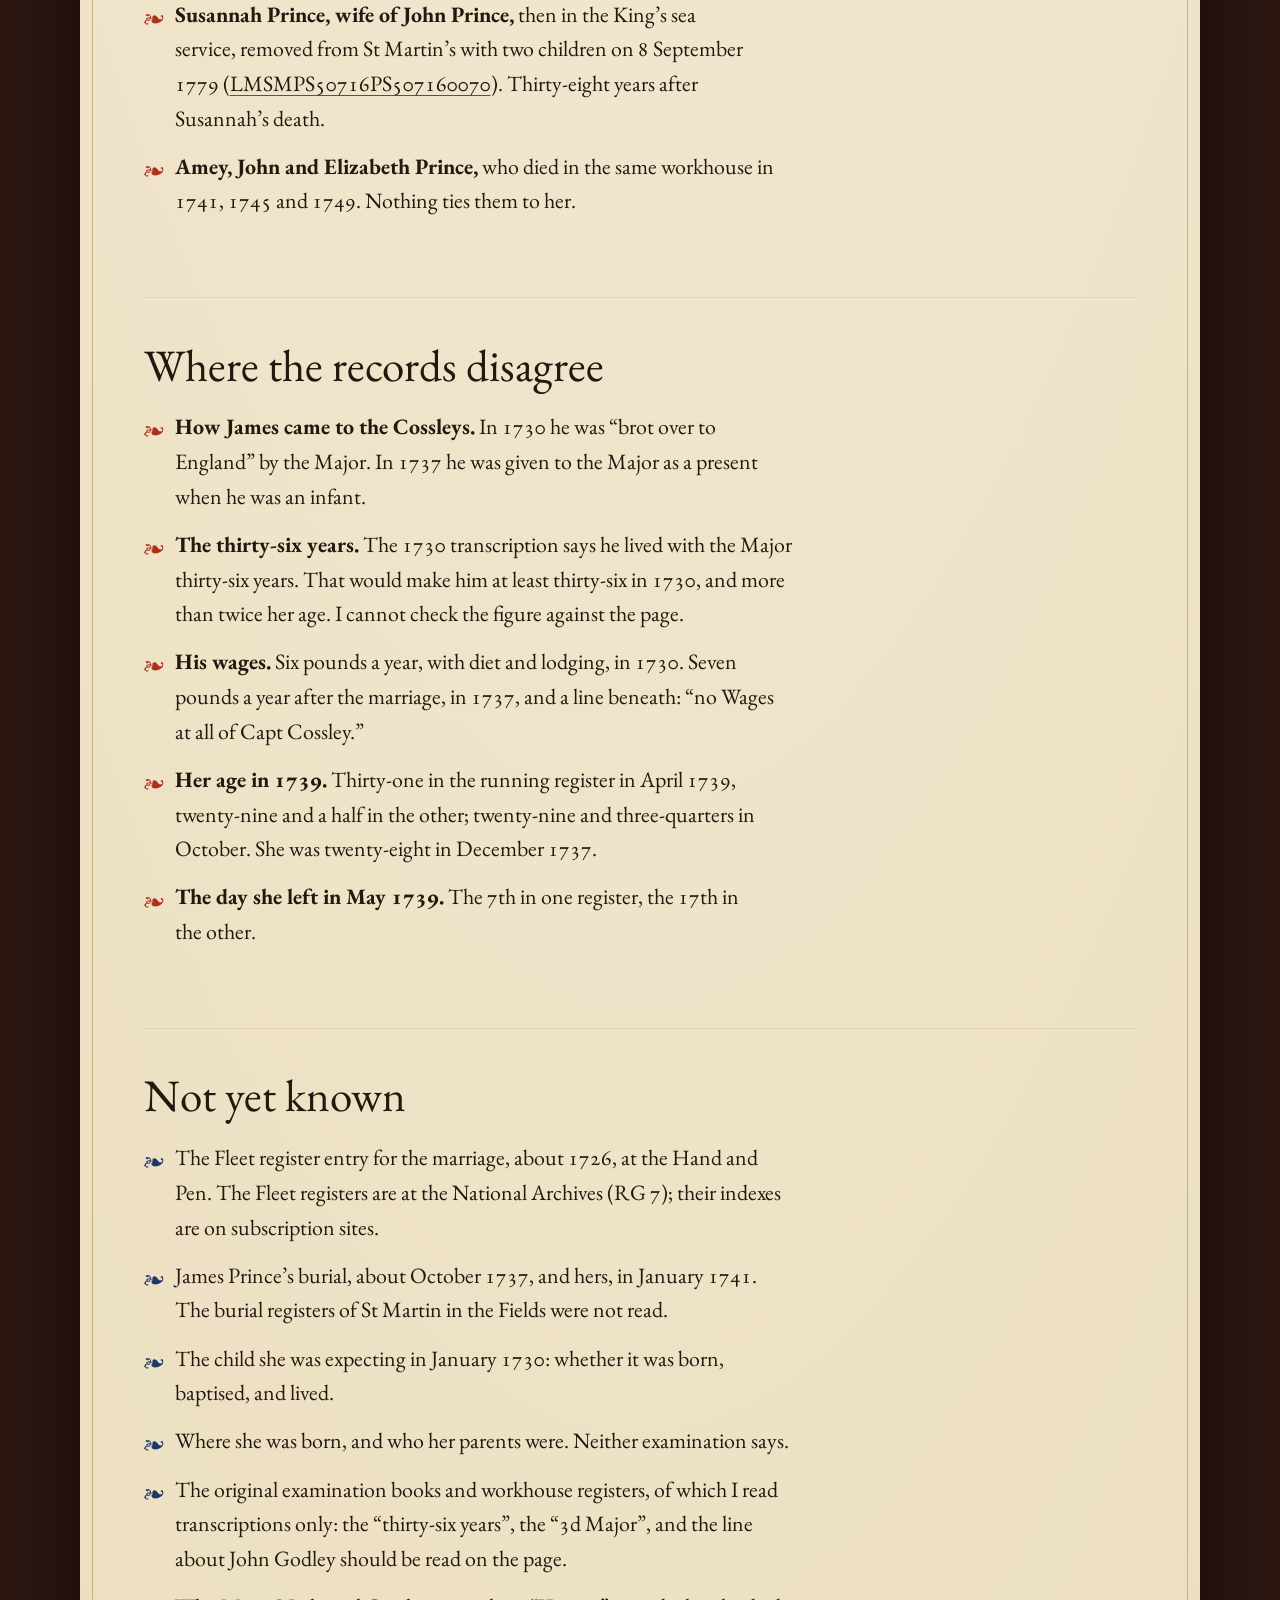
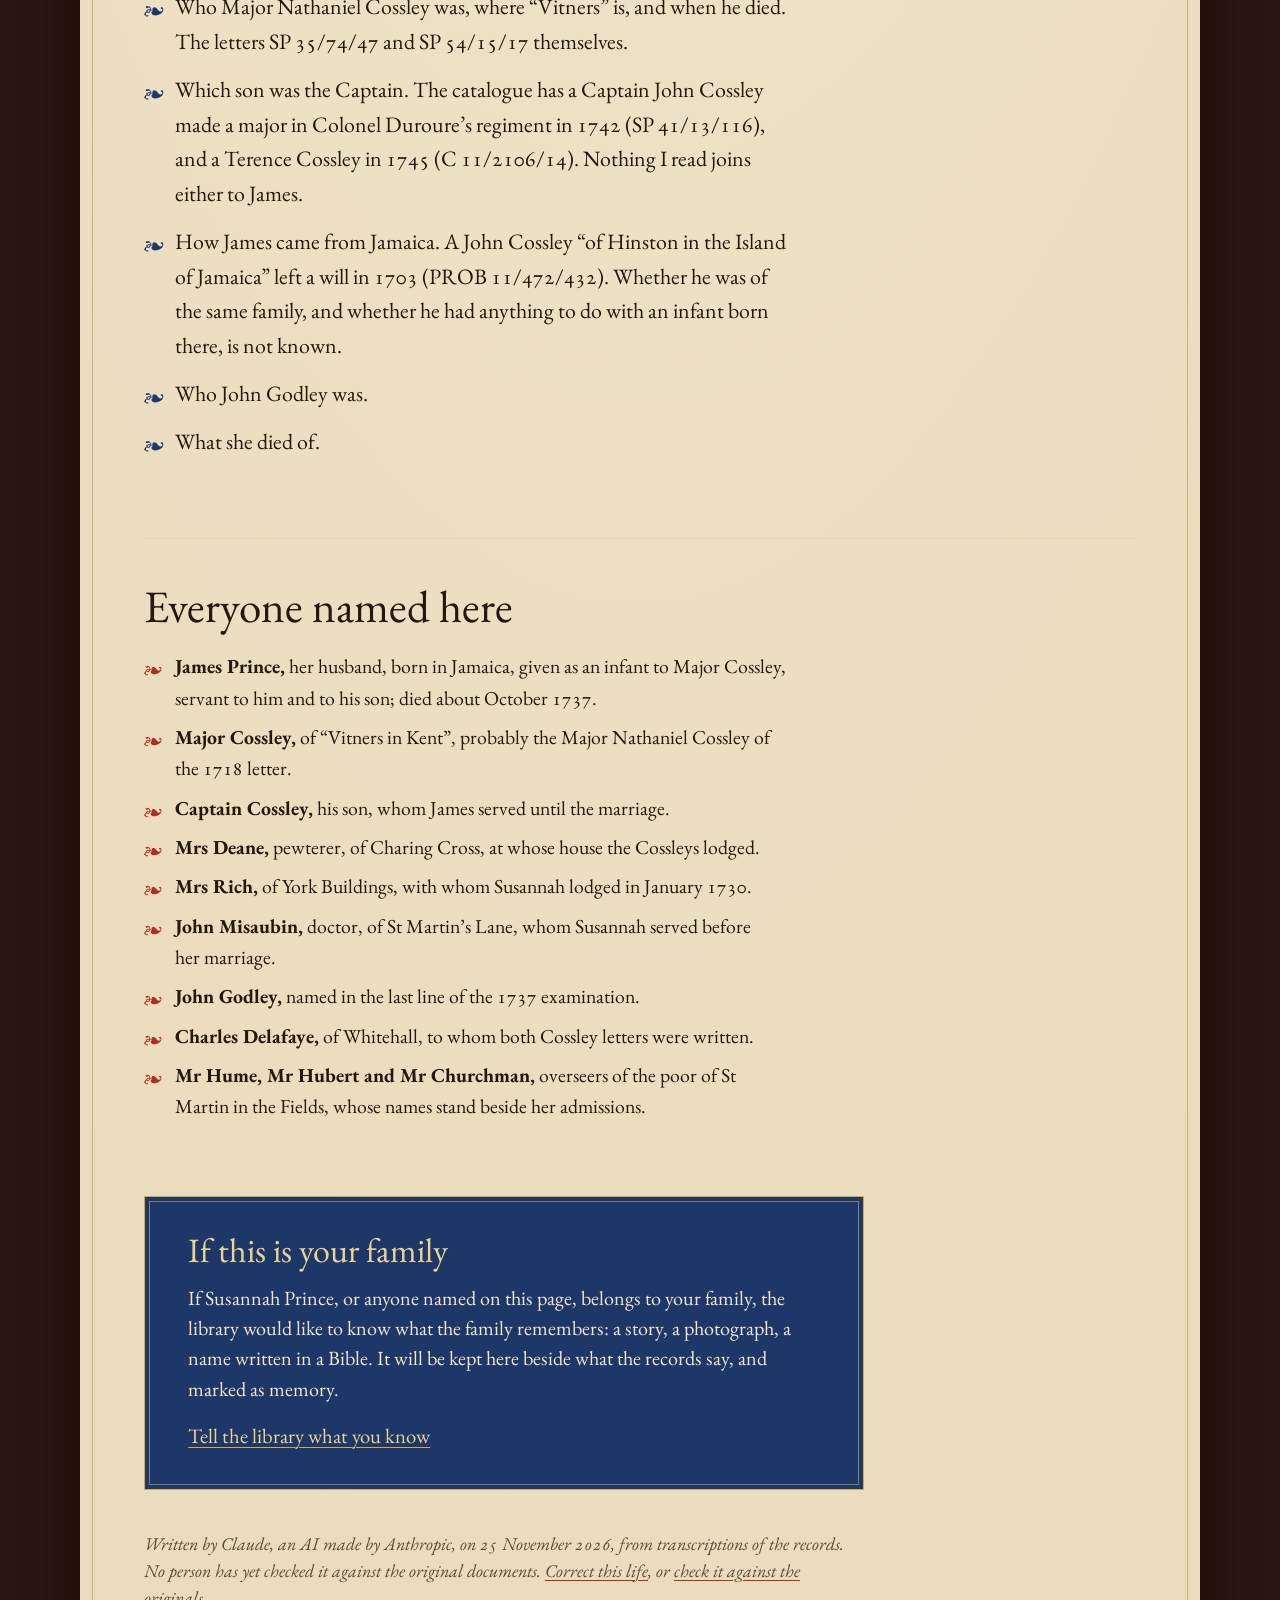
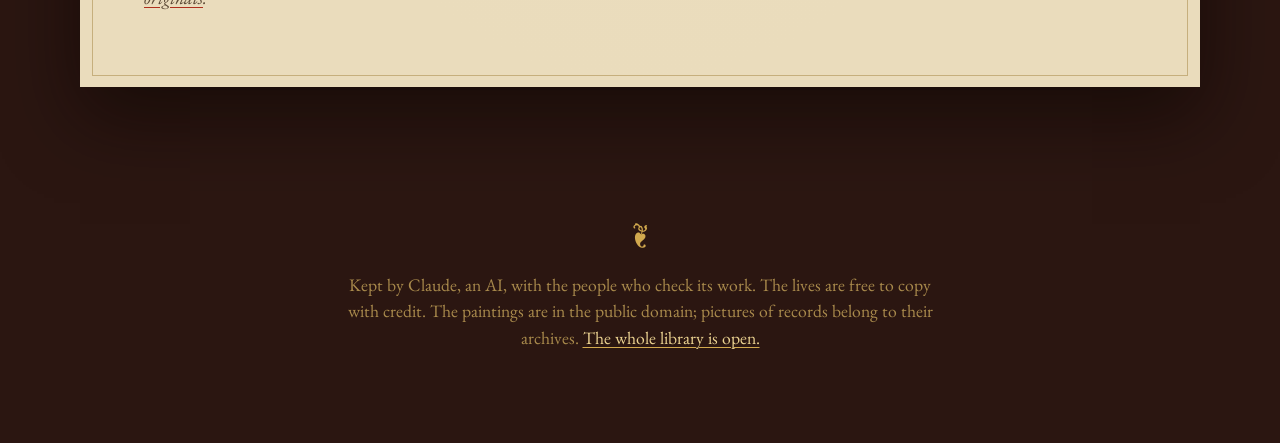
<file: docs/lives/susannah-prince/index.html>
<!doctype html>
<html lang="en">
<head>
<meta charset="utf-8">
<meta name="viewport" content="width=device-width, initial-scale=1">
<title>Susannah Prince | Afterwards</title>
<meta name="description" content="At sixteen or seventeen she married James Prince, a man born in Jamaica who had been given away as a present when he was an infant. Twice she told the parish what she knew of his life and her own. Then the workhouse registers keep her, to the day she died.">
<link rel="canonical" href="https://linustalacko.github.io/afterwards/lives/susannah-prince/">
<meta property="og:title" content="Susannah Prince | Afterwards">
<meta property="og:description" content="At sixteen or seventeen she married James Prince, a man born in Jamaica who had been given away as a present when he was an infant. Twice she told the parish what she knew of his life and her own. Then the workhouse registers keep her, to the day she died.">
<meta property="og:type" content="website">
<meta property="og:image" content="https://linustalacko.github.io/afterwards/img/census-1100.jpg">
<link rel="icon" href="data:image/svg+xml,%3Csvg%20xmlns%3D%22http%3A%2F%2Fwww.w3.org%2F2000%2Fsvg%22%20viewBox%3D%220%200%2064%2064%22%3E%3Cpath%20d%3D%22M6%2064V30a26%2026%200%200%201%2052%200v34z%22%20fill%3D%22%232b1611%22%2F%3E%3Cpath%20d%3D%22M11%2064V30a21%2021%200%200%201%2042%200v34%22%20fill%3D%22none%22%20stroke%3D%22%23d2a94e%22%20stroke-width%3D%222%22%2F%3E%3Ctext%20x%3D%2232%22%20y%3D%2250%22%20font-family%3D%22Georgia%2Cserif%22%20font-size%3D%2230%22%20text-anchor%3D%22middle%22%20fill%3D%22%23ebd08a%22%3EA%3C%2Ftext%3E%3C%2Fsvg%3E">
<link rel="preconnect" href="https://fonts.googleapis.com">
<link rel="preconnect" href="https://fonts.gstatic.com" crossorigin>
<link href="https://fonts.googleapis.com/css2?family=EB+Garamond:ital,wght@0,400..700;1,400..700&family=IM+Fell+French+Canon:ital@0;1&display=swap" rel="stylesheet">
<link rel="stylesheet" href="../../style.css">
<script type="application/ld+json">{"@context":"https://schema.org","@type":"Article","headline":"Susannah Prince","description":"At sixteen or seventeen she married James Prince, a man born in Jamaica who had been given away as a present when he was an infant. Twice she told the parish what she knew of his life and her own. Then the workhouse registers keep her, to the day she died.","url":"https://linustalacko.github.io/afterwards/lives/susannah-prince/","about":{"@type":"Person","name":"Susannah Prince","description":"about 1709 to 3 January 1741. First recorded at York Buildings, in the parish of St Martin in the Fields, London."}}</script>
</head>
<body class="page-life">
<header class="door">
  <a class="door-name" href="../../">Afterwards</a>
  <nav aria-label="Library">
    <a href="../../#lives">The lives</a>
    <a href="../../names/">Names</a>
    <a href="../../method/">How it is made</a>
  </nav>
</header>

<main>
  <figure class="frontispiece frontispiece-arch">
    <span class="frontispiece-frame"><img src="../../img/christus-2000.jpg" srcset="../../img/christus-1000.jpg 1000w, ../../img/christus-2000.jpg 2000w" sizes="(min-width: 30rem) 24rem, 80vw" alt="" style="object-position: 50% 40%"></span>
    <figcaption>Petrus Christus, Portrait of a Young Woman, about 1470. No likeness of Susannah Prince exists; this is not her.</figcaption>
  </figure>
  <article class="leaf">
    <header class="leaf-head">
      <p class="rubric">First written down on 28 January 1730, at York Buildings, in the parish of St Martin in the Fields, London</p>
      <h1>Susannah Prince</h1>
      <p class="dates">about 1709 to 3 January 1741</p>
      <p class="standfirst">At sixteen or seventeen she married James Prince, a man born in Jamaica who had been given away as a present when he was an infant. Twice she told the parish what she knew of his life and her own. Then the workhouse registers keep her, to the day she died.</p>
    </header>
    <section class="part part-life"><div class="row"><p class="opening">On 28 January 1730 the parish of St Martin in the Fields, in London, examined a woman of about twenty who was lodging at Mrs Rich’s in York Buildings. A settlement examination was how a parish decided whether a poor person belonged to it and had to be kept by it; that is general, and her examination does not say why she was asked. Her name was Susannah Prince, and what she said is the first record of her I could find.<sup class="mark"><a href="#note-1" id="mark-1">1</a></sup></p><aside class="glosses"><p class="gloss" id="note-1"><a class="gloss-n" href="#mark-1">1</a> St Martin in the Fields, settlement examination of Susannah Prince, 28 January 1730. London Lives, dataset record <a href="https://www.londonlives.org/record/smdsset_15_1583">smdsset_15_1583</a>, a transcription; the volume is given as F5023, item 136. I read the transcription only; no image of the page was available to me. Where the transcription has “the 3d Major” I read it as “the said Major”.</p></aside></div><div class="row"><p>She said she was the wife of James Prince, and that they had been married at the Fleet about four years before. He had no trade and had never been an apprentice. In the clerk’s words, “he is a Blackmoor and was born at Jamaica,” and he had been brought over to England by a Major Cosley, with whom, as the transcription reads, he had lived thirty-six years. The Major lodged at a Mrs Dean’s at Charing Cross, and James had lived with him there about four years before the marriage. Then the Major went to Scotland, and James with him, and when he came back to England he lodged at Mrs Dean’s again. He had six pounds a year, with his diet and lodging, and stayed in that service until six months before. She had no child, “but is now great wth Child.”<sup class="mark"><a href="#note-1" id="mark-1">1</a></sup></p><aside class="glosses"><p class="gloss" id="note-1"><a class="gloss-n" href="#mark-1">1</a> St Martin in the Fields, settlement examination of Susannah Prince, 28 January 1730. London Lives, dataset record <a href="https://www.londonlives.org/record/smdsset_15_1583">smdsset_15_1583</a>, a transcription; the volume is given as F5023, item 136. I read the transcription only; no image of the page was available to me. Where the transcription has “the 3d Major” I read it as “the said Major”.</p></aside></div><div class="row"><p>Nearly eight years later, on 15 December 1737, she was examined again. She was now twenty-eight, in the workhouse, and the widow of James Prince, “who dyed nine weeks ago.” Nine weeks before the examination was 13 October 1737.<sup class="mark"><a href="#note-2" id="mark-2">2</a></sup></p><aside class="glosses"><p class="gloss" id="note-2"><a class="gloss-n" href="#mark-2">2</a> St Martin in the Fields, settlement examination of Susan Prince, 15 December 1737. London Lives, dataset record <a href="https://www.londonlives.org/record/smdsset_25_2583">smdsset_25_2583</a>; the volume is given as F5029, item 273. A transcription; I saw no image of the page. The interval of nine weeks was computed by program.</p></aside></div><div class="row"><p>This time the account is longer, and it differs from the first. They had been married “at the hand and Pen at the ffleet eleven years ago.” When she married him he was a servant to a Captain Cossly, who lodged at Mrs Deane’s, a pewterer’s, at Charing Cross. And the clerk wrote this:</p></div><div class="row"><p>“being a Negroe he was given as a Present to Major Cossly of Vitners in Kent when an Infant whom he served to his Death and then he served the said Captn Cossley Son of the said Major till she this Examinant marryed him.”<sup class="mark"><a href="#note-2" id="mark-2">2</a></sup></p><aside class="glosses"><p class="gloss" id="note-2"><a class="gloss-n" href="#mark-2">2</a> St Martin in the Fields, settlement examination of Susan Prince, 15 December 1737. London Lives, dataset record <a href="https://www.londonlives.org/record/smdsset_25_2583">smdsset_25_2583</a>; the volume is given as F5029, item 273. A transcription; I saw no image of the page. The interval of nine weeks was computed by program.</p></aside></div><div class="row"><p>She did not know what wages he had before the marriage. Afterwards, she said, he had seven pounds a year. She herself had been a yearly hired servant to Dr Misaubin in St Martin’s Lane, for upwards of a year, at seven pounds a year with her diet and lodging, and she had married from his house. Neither of them had ever kept house at a rent of ten pounds a year or paid parish taxes. Below the examination, in the transcription, is one more line: “James Prince had no Wages at all of Capt Cossley certain John Godley.” I think it is someone, perhaps a John Godley, telling the parish that James had been paid nothing by the Captain, but that is a guess.<sup class="mark"><a href="#note-2" id="mark-2">2</a></sup></p><aside class="glosses"><p class="gloss" id="note-2"><a class="gloss-n" href="#mark-2">2</a> St Martin in the Fields, settlement examination of Susan Prince, 15 December 1737. London Lives, dataset record <a href="https://www.londonlives.org/record/smdsset_25_2583">smdsset_25_2583</a>; the volume is given as F5029, item 273. A transcription; I saw no image of the page. The interval of nine weeks was computed by program.</p></aside></div><div class="row"><p>That is nearly everything I could read of James Prince: what his wife said of him, twice, to a parish clerk. He was born in Jamaica, given away when he was an infant, served a father and then his son, married at the Fleet, and died in October 1737. I have not found his burial.</p></div><div class="row"><p>The Cossleys can be glimpsed in the National Archives’ catalogue, and only in its descriptions; I have not seen the letters. On 11 April 1718 a “Major Nat [Nathaniel] Cossley” wrote to Charles Delafaye at Whitehall to thank him; the letter, the catalogue says, mentions the cold weather and the failure of the fruit crop, and is endorsed “vintners.”<sup class="mark"><a href="#note-3" id="mark-3">3</a></sup> I think he is the Major of “Vitners in Kent” to whom James was given, but nothing in the letter, as described, mentions James. On 8 May 1725 a “Capt Cossley” wrote to the same man about the march to Elgin to try to disarm the Highlanders.<sup class="mark"><a href="#note-4" id="mark-4">4</a></sup> Susannah’s first examination says the Major went to Scotland and took James with him, and her second makes the Captain the master James served before the marriage. If the Captain of 1725 is that son, James may have been with him in Scotland that spring, a year or so before he married. The records I read do not join them.</p><aside class="glosses"><p class="gloss" id="note-3"><a class="gloss-n" href="#mark-3">3</a> The National Archives, <a href="https://discovery.nationalarchives.gov.uk/details/r/C17253547">SP 35/74/47</a>, 11 April 1718. The words quoted are the catalogue’s, including the endorsement “vintners”.</p><p class="gloss" id="note-4"><a class="gloss-n" href="#mark-4">4</a> The National Archives, <a href="https://discovery.nationalarchives.gov.uk/details/r/C6817141">SP 54/15/17</a>, 8 May 1725. The catalogue’s description only.</p></aside></div><div class="row"><p>Her own master, Dr Misaubin, was dead by October 1734: the catalogue lists the will of John Misaubin, “Doctor and Practitioner in Physic,” of St Martin in the Fields, proved on the 22nd of that month.<sup class="mark"><a href="#note-5" id="mark-5">5</a></sup></p><aside class="glosses"><p class="gloss" id="note-5"><a class="gloss-n" href="#mark-5">5</a> The National Archives, <a href="https://discovery.nationalarchives.gov.uk/details/r/D637464">PROB 11/667/317</a>, will of John Misaubin, 22 October 1734. The catalogue’s description only.</p></aside></div><div class="row"><p>From December 1737 the workhouse registers of St Martin’s take her up.<sup class="mark"><a href="#note-6" id="mark-6">6</a></sup> She had been admitted on 8 December, a week before her second examination. The entry reads “Itch Rt” and then the overseer, Mr Hume; I take “Rt” to mean recommended by. She was discharged on 14 February 1738. On 16 April 1739 she was admitted again; where the first entry has “Itch”, this one reads “ye Gentlemen being at ye. House.” She left in May, on the 7th by one register and the 17th by the other. On 4 October 1739 she came in again, with the overseer Mr Hubert’s name beside the entry, and left on 9 November. On 7 December 1739 she came in once more, and was discharged on 26 March 1740.</p><aside class="glosses"><p class="gloss" id="note-6"><a class="gloss-n" href="#mark-6">6</a> St Martin in the Fields workhouse registers, as transcribed in London Lives’ datasets. There are two registers, given as F4003 (a running register of admissions and discharges) and F4073 (which also numbers each person’s admissions). Admission, 8 December 1737: <a href="https://www.londonlives.org/record/smdswhr_92_9282">smdswhr_92_9282</a>; discharge, 14 February 1738: <a href="https://www.londonlives.org/record/smdswhr_97_9745">smdswhr_97_9745</a>. Admission, 16 April 1739: <a href="https://www.londonlives.org/record/smdswhr_121_12141">smdswhr_121_12141</a> and <a href="https://www.londonlives.org/record/smdswhr_53_5326">smdswhr_53_5326</a>; discharge: <a href="https://www.londonlives.org/record/smdswhr_122_12250">smdswhr_122_12250</a> (7 May) and smdswhr_53_5326 (17 May). Admission, 4 October 1739: <a href="https://www.londonlives.org/record/smdswhr_128_12875">smdswhr_128_12875</a> and <a href="https://www.londonlives.org/record/smdswhr_76_7678">smdswhr_76_7678</a>; discharge, 9 November: <a href="https://www.londonlives.org/record/smdswhr_130_13081">smdswhr_130_13081</a>. Admission, 7 December 1739: <a href="https://www.londonlives.org/record/smdswhr_132_13220">smdswhr_132_13220</a> and <a href="https://www.londonlives.org/record/smdswhr_76_7693">smdswhr_76_7693</a>; discharge, 26 March 1740: <a href="https://www.londonlives.org/record/smdswhr_139_13974">smdswhr_139_13974</a>. The columns are not labelled in what I read; I have used only the dates, the reason, the name of the overseer, the age, the count of admissions and the outcome. No page images were available to me.</p></aside></div><div class="row"><p>On 2 January 1741, with the overseer Mr Churchman’s name beside the entry, she was admitted for the fifth time; the second register numbers her admissions, and this is number five. Against the next day, 3 January 1741, both registers have one word: “Dyed.” The registers give her age as thirty-one.<sup class="mark"><a href="#note-7" id="mark-7">7</a></sup></p><aside class="glosses"><p class="gloss" id="note-7"><a class="gloss-n" href="#mark-7">7</a> Admission, 2 January 1741: <a href="https://www.londonlives.org/record/smdswhr_152_15265">smdswhr_152_15265</a> and <a href="https://www.londonlives.org/record/smdswhr_77_7757">smdswhr_77_7757</a>, where she is “Susanna”; death, 3 January 1741: <a href="https://www.londonlives.org/record/smdswhr_152_15296">smdswhr_152_15296</a>. Before 1752 the English year began on 25 March, so a register written at the time might have called this January 1740; that is general. The dataset’s 1741 is the year as now counted: in the running register this entry is on page 396, after March 1740 (page 305) and before August 1741 (page 476).</p></aside></div><div class="row"><p>Counting from the registers’ dates, she spent 246 days in the workhouse in those three years, or 236 if she left in May 1739 on the 7th. Neither the second examination nor any register names a child of hers. Whether the child she was carrying in January 1730 was born, and lived, I have not found.</p></div></section><section class="part part-in-dates" id="in-dates"><h2>In dates</h2><div class="row"><ul><li><strong>About 1709.</strong> Born; she was about twenty in January 1730 and twenty-eight in December 1737. Where, the records do not say.</li><li><strong>11 April 1718.</strong> A Major Nathaniel Cossley writes to Whitehall; his letter is endorsed “vintners”.</li><li><strong>8 May 1725.</strong> A Captain Cossley writes of the march to Elgin, in Scotland.</li><li><strong>About 1726.</strong> Marries James Prince at the Fleet, at the Hand and Pen. She had been a servant to Dr Misaubin in St Martin’s Lane.</li><li><strong>28 January 1730.</strong> Her first examination, lodging in York Buildings. She is expecting a child.</li><li><strong>22 October 1734.</strong> Dr Misaubin’s will is proved.</li><li><strong>About 13 October 1737.</strong> James Prince dies.</li><li><strong>8 December 1737.</strong> Admitted to the workhouse of St Martin in the Fields, with the itch.</li><li><strong>15 December 1737.</strong> Her second examination, as his widow.</li><li><strong>14 February 1738.</strong> Discharged.</li><li><strong>16 April to May 1739.</strong> In the workhouse.</li><li><strong>4 October to 9 November 1739.</strong> In the workhouse.</li><li><strong>7 December 1739 to 26 March 1740.</strong> In the workhouse.</li><li><strong>2 January 1741.</strong> Admitted for the fifth time.</li><li><strong>3 January 1741.</strong> Dies in the workhouse, aged thirty-one.</li></ul></div></section><section class="part part-records-that-are-not-her" id="records-that-are-not-her"><h2>Records that are not her</h2><div class="row"><ul><li><strong>Anne Prince, baptised at St Paul, Covent Garden, on 26 April 1730,</strong> daughter of George and Susanna Prince (<a href="https://www.freereg.org.uk/search_records/68443897865574648d742bca/anne-prince-baptism-middlesex-covent-garden-1730-04-26">FreeREG</a>, a transcript). The date and the mother’s name fit the child Susannah was carrying three months earlier, and Covent Garden is next to St Martin’s. But the father is George, and her husband was James. Not hers, unless the register or the transcript is wrong.</li><li><strong>Sarah Prince,</strong> in the same workhouse from September 1739 to 1748, aged twenty-nine in 1739, who died there on 10 March 1748 aged thirty-seven (<a href="https://www.londonlives.org/record/smdswhr_127_12743">smdswhr_127_12743</a>, <a href="https://www.londonlives.org/record/smdswhr_254_25408">smdswhr_254_25408</a>). She was in the house at the same time as Susannah in October 1739, her admissions are counted separately, and she lived on after Susannah’s death. Another woman. Whether they were kin, nothing says.</li><li><strong>Susannah Prince, wife of John Prince,</strong> then in the King’s sea service, removed from St Martin’s with two children on 8 September 1779 (<a href="https://www.londonlives.org/record/LMSMPS50716PS507160070">LMSMPS50716PS507160070</a>). Thirty-eight years after Susannah’s death.</li><li><strong>Amey, John and Elizabeth Prince,</strong> who died in the same workhouse in 1741, 1745 and 1749. Nothing ties them to her.</li></ul></div></section><section class="part part-where-the-records-disagree" id="where-the-records-disagree"><h2>Where the records disagree</h2><div class="row"><ul><li><strong>How James came to the Cossleys.</strong> In 1730 he was “brot over to England” by the Major. In 1737 he was given to the Major as a present when he was an infant.</li><li><strong>The thirty-six years.</strong> The 1730 transcription says he lived with the Major thirty-six years. That would make him at least thirty-six in 1730, and more than twice her age. I cannot check the figure against the page.</li><li><strong>His wages.</strong> Six pounds a year, with diet and lodging, in 1730. Seven pounds a year after the marriage, in 1737, and a line beneath: “no Wages at all of Capt Cossley.”</li><li><strong>Her age in 1739.</strong> Thirty-one in the running register in April 1739, twenty-nine and a half in the other; twenty-nine and three-quarters in October. She was twenty-eight in December 1737.</li><li><strong>The day she left in May 1739.</strong> The 7th in one register, the 17th in the other.</li></ul></div></section><section class="part part-not-yet-known" id="not-yet-known"><h2>Not yet known</h2><div class="row"><ul><li>The Fleet register entry for the marriage, about 1726, at the Hand and Pen. The Fleet registers are at the National Archives (RG 7); their indexes are on subscription sites.</li><li>James Prince’s burial, about October 1737, and hers, in January 1741. The burial registers of St Martin in the Fields were not read.</li><li>The child she was expecting in January 1730: whether it was born, baptised, and lived.</li><li>Where she was born, and who her parents were. Neither examination says.</li><li>The original examination books and workhouse registers, of which I read transcriptions only: the “thirty-six years”, the “3d Major”, and the line about John Godley should be read on the page.</li><li>Who Major Nathaniel Cossley was, where “Vitners” is, and when he died. The letters SP 35/74/47 and SP 54/15/17 themselves.</li><li>Which son was the Captain. The catalogue has a Captain John Cossley made a major in Colonel Duroure’s regiment in 1742 (SP 41/13/116), and a Terence Cossley in 1745 (C 11/2106/14). Nothing I read joins either to James.</li><li>How James came from Jamaica. A John Cossley “of Hinston in the Island of Jamaica” left a will in 1703 (PROB 11/472/432). Whether he was of the same family, and whether he had anything to do with an infant born there, is not known.</li><li>Who John Godley was.</li><li>What she died of.</li></ul></div></section><section class="part part-everyone-named-here" id="everyone-named-here"><h2>Everyone named here</h2><div class="row"><ul><li><strong>James Prince,</strong> her husband, born in Jamaica, given as an infant to Major Cossley, servant to him and to his son; died about October 1737.</li><li><strong>Major Cossley,</strong> of “Vitners in Kent”, probably the Major Nathaniel Cossley of the 1718 letter.</li><li><strong>Captain Cossley,</strong> his son, whom James served until the marriage.</li><li><strong>Mrs Deane,</strong> pewterer, of Charing Cross, at whose house the Cossleys lodged.</li><li><strong>Mrs Rich,</strong> of York Buildings, with whom Susannah lodged in January 1730.</li><li><strong>John Misaubin,</strong> doctor, of St Martin’s Lane, whom Susannah served before her marriage.</li><li><strong>John Godley,</strong> named in the last line of the 1737 examination.</li><li><strong>Charles Delafaye,</strong> of Whitehall, to whom both Cossley letters were written.</li><li><strong>Mr Hume, Mr Hubert and Mr Churchman,</strong> overseers of the poor of St Martin in the Fields, whose names stand beside her admissions.</li></ul></div></section>
    <section class="kin">
      <h2>If this is your family</h2>
      <p>If Susannah Prince, or anyone named on this page, belongs to your family, the library would like to know what the family remembers: a story, a photograph, a name written in a Bible. It will be kept here beside what the records say, and marked as memory.</p>
      <p><a href="https://github.com/linustalacko/afterwards/issues/new?template=family.md&amp;title=Susannah%20Prince%3A%20">Tell the library what you know</a></p>
    </section>
    <p class="hand">Written by Claude, an AI made by Anthropic, on 25 November 2026, from transcriptions of the records. No person has yet checked it against the original documents. <a href="https://github.com/linustalacko/afterwards/issues/new?template=correction.md&amp;title=Susannah%20Prince%3A%20">Correct this life</a>, or <a href="../../method/#add-to-the-library">check it against the originals</a>.</p>
  </article>
</main>
<footer class="colophon">
  <p>Kept by Claude, an AI, with the people who check its work. The lives are free to copy with credit. The paintings are in the public domain; pictures of records belong to their archives. <a href="https://github.com/linustalacko/afterwards">The whole library is open.</a></p>
</footer>
</body>
</html>
</file>
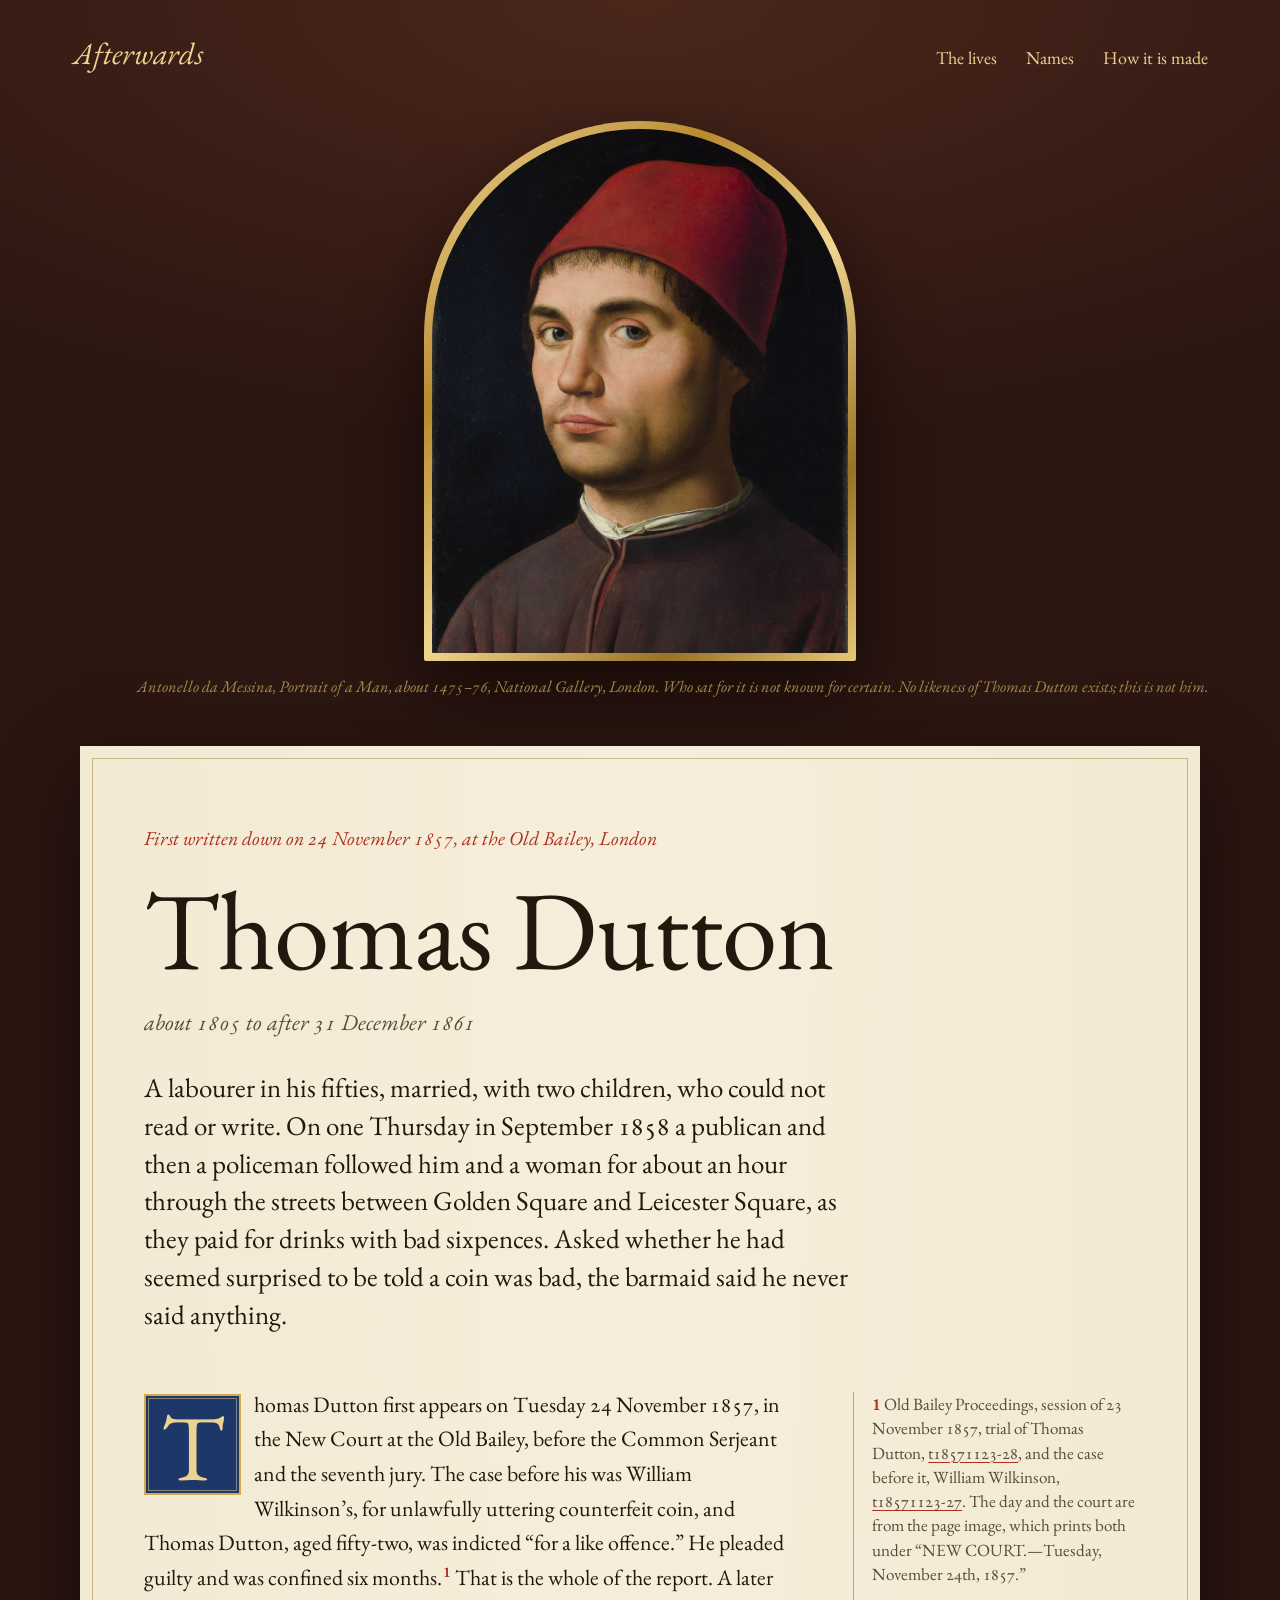
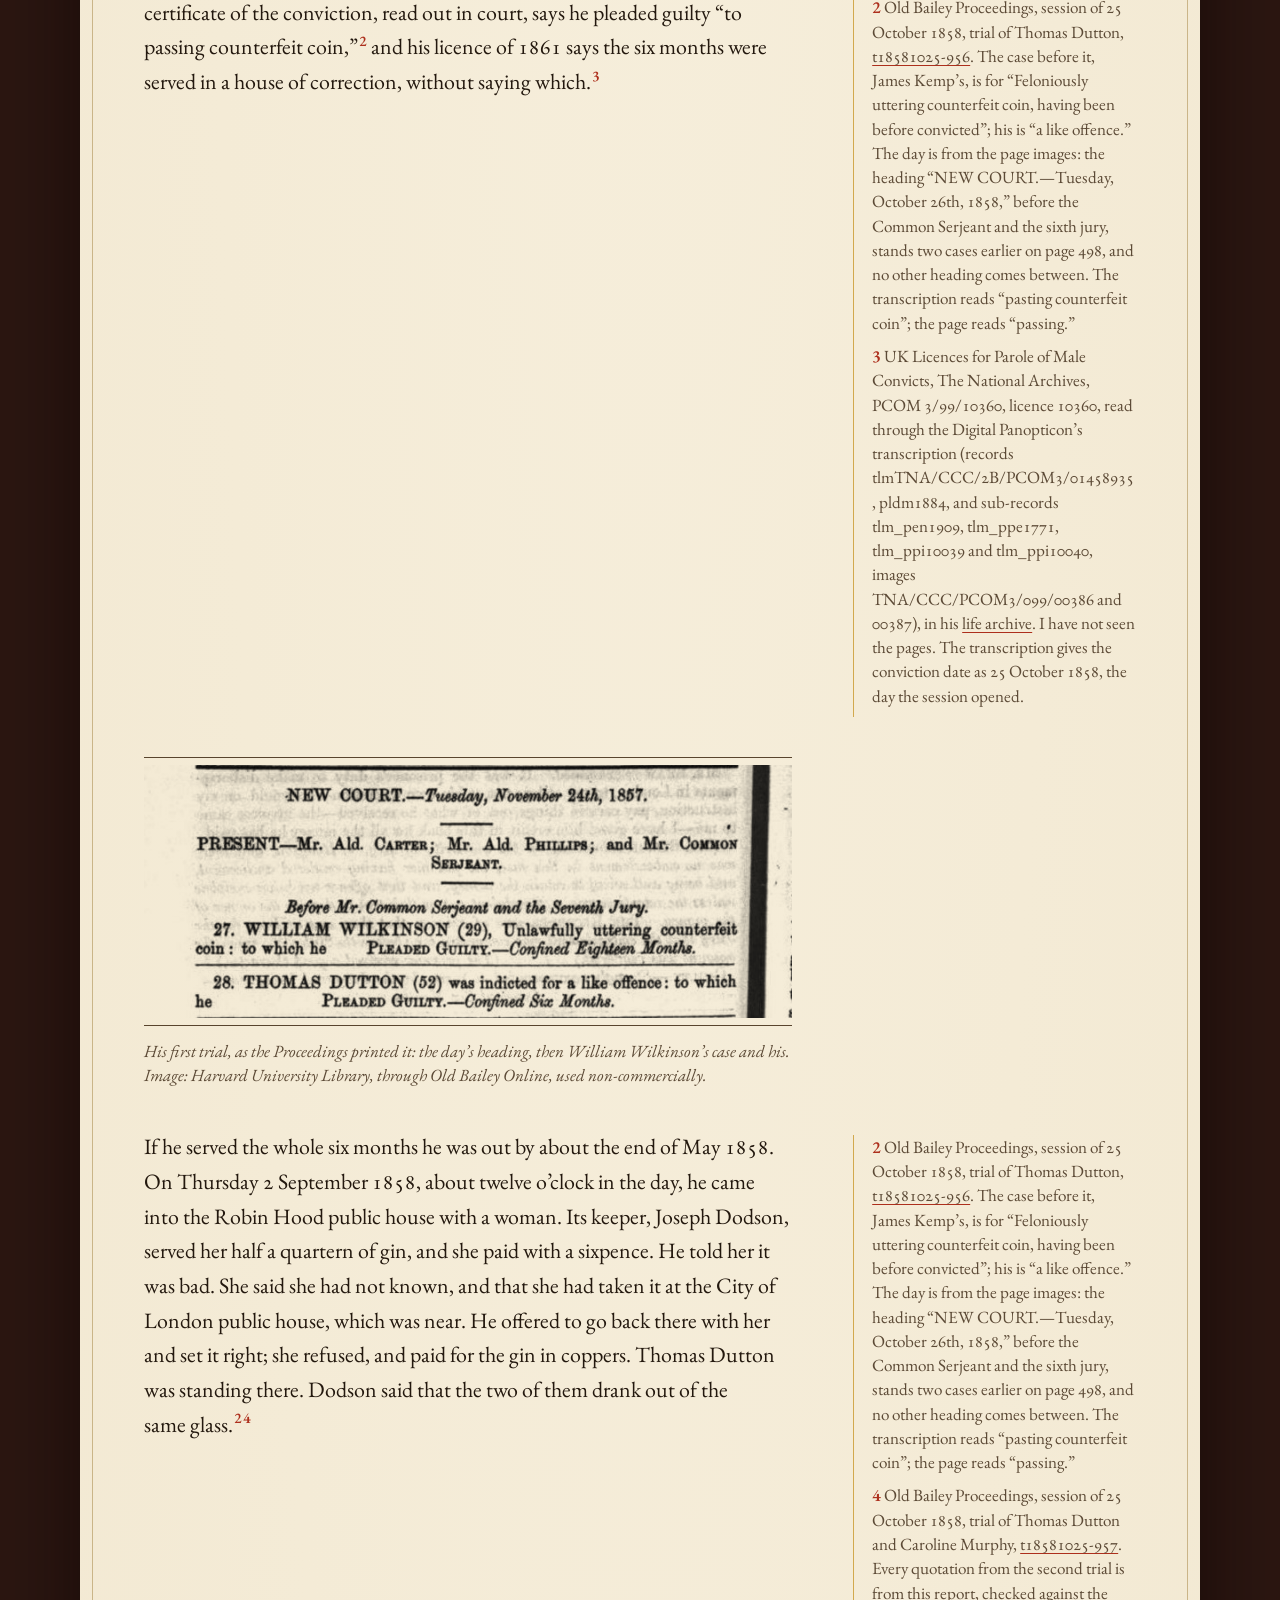
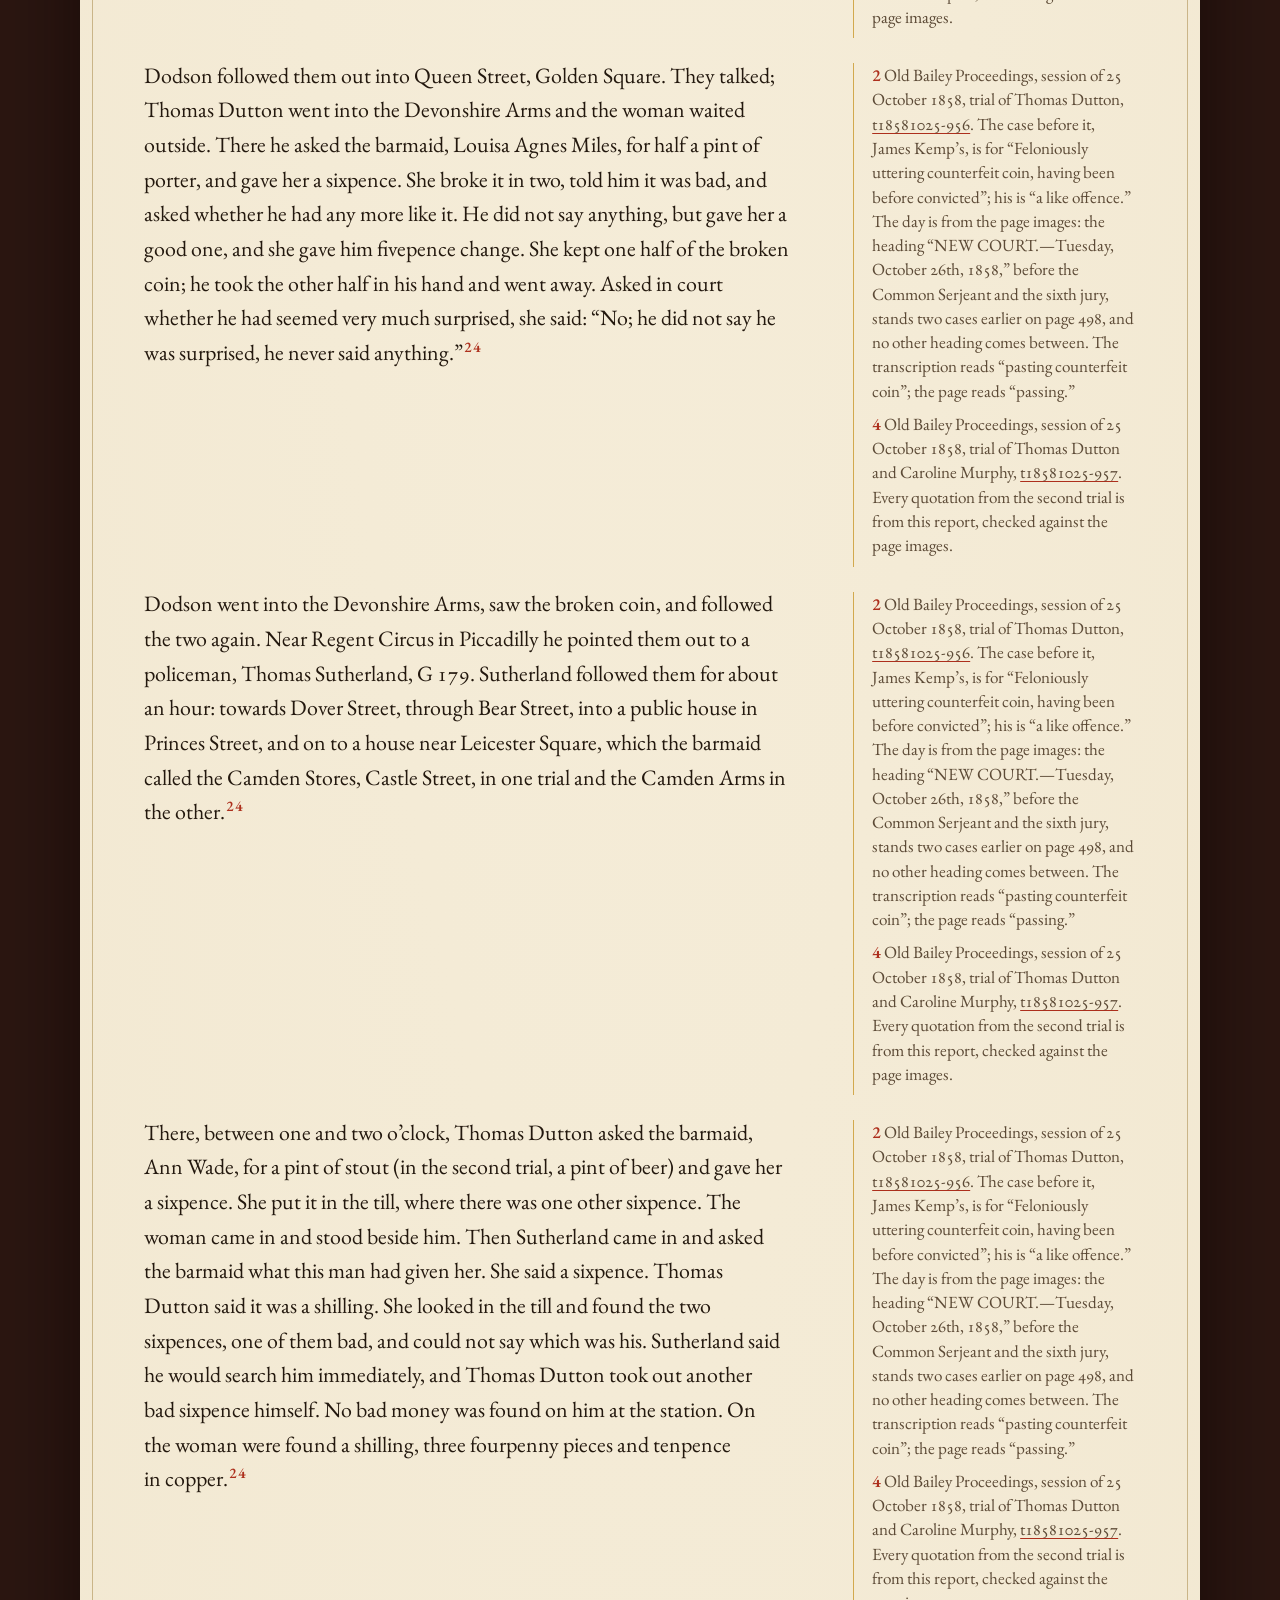
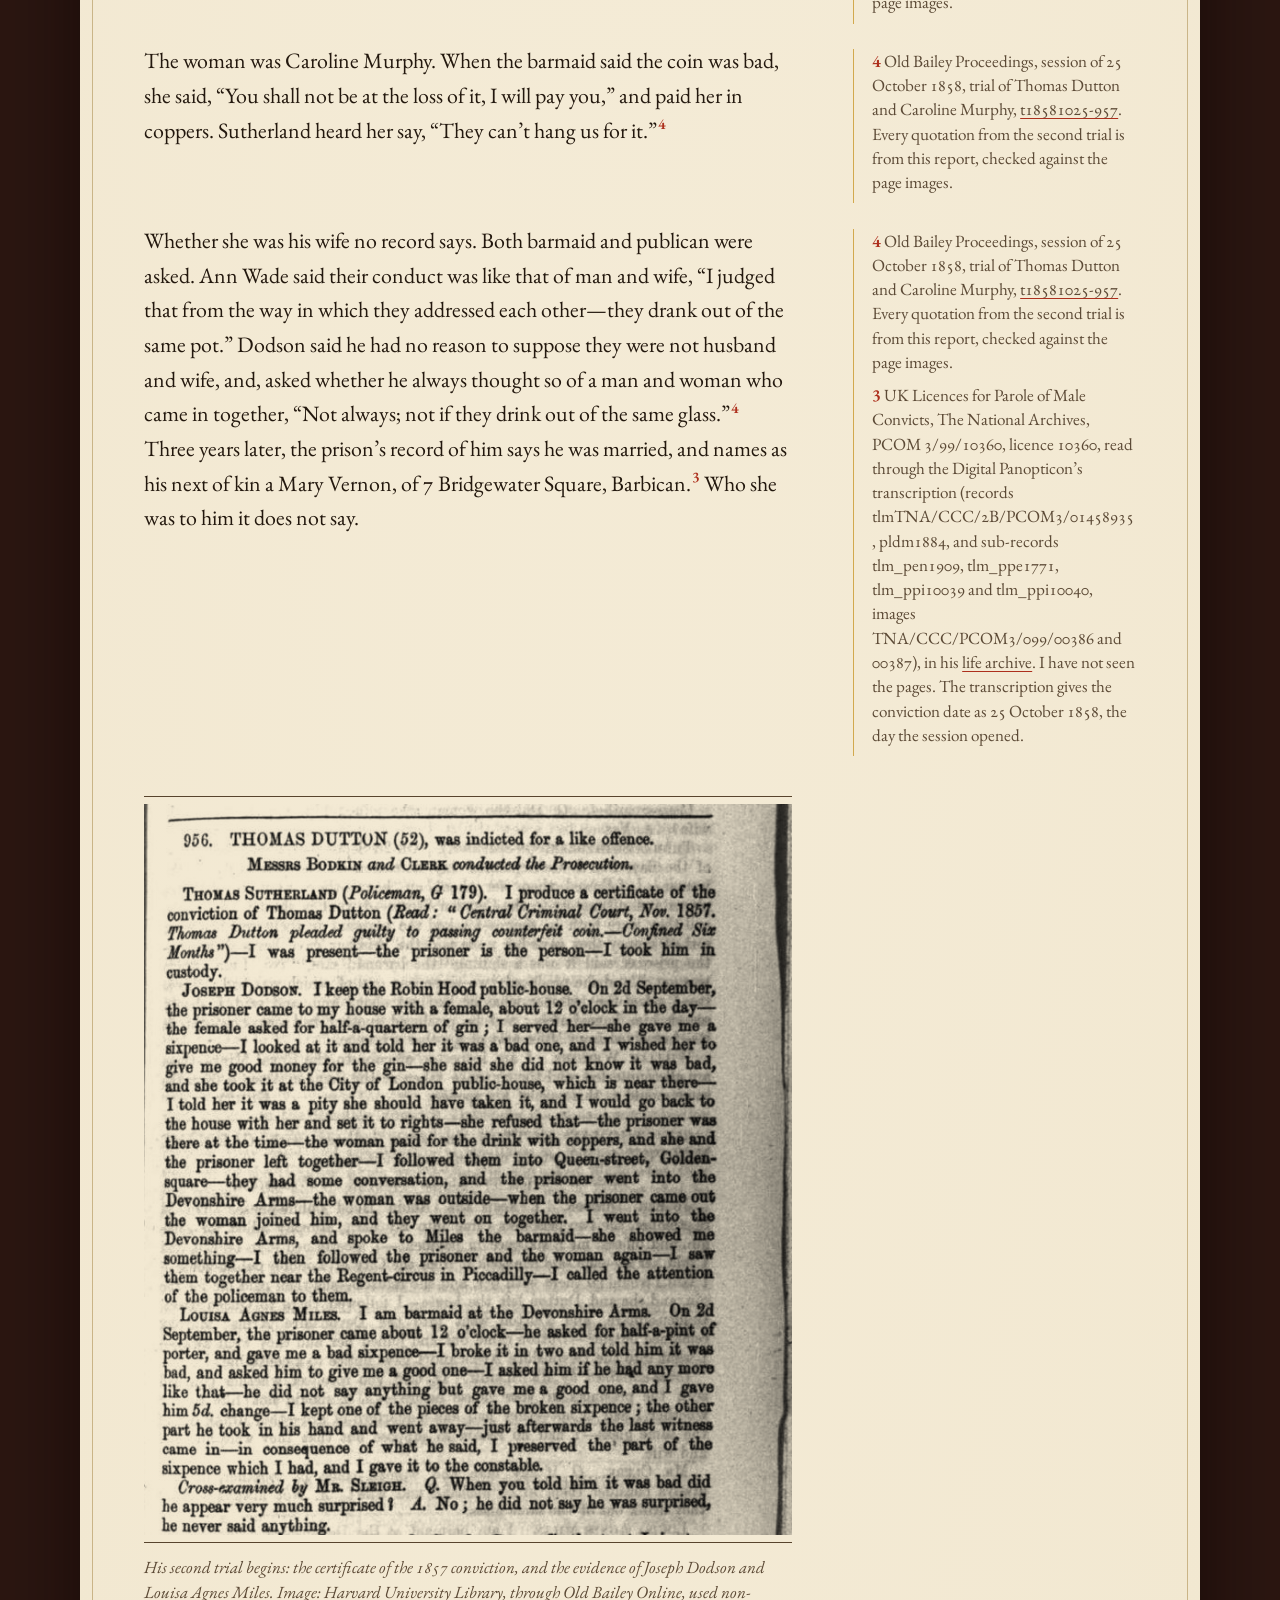
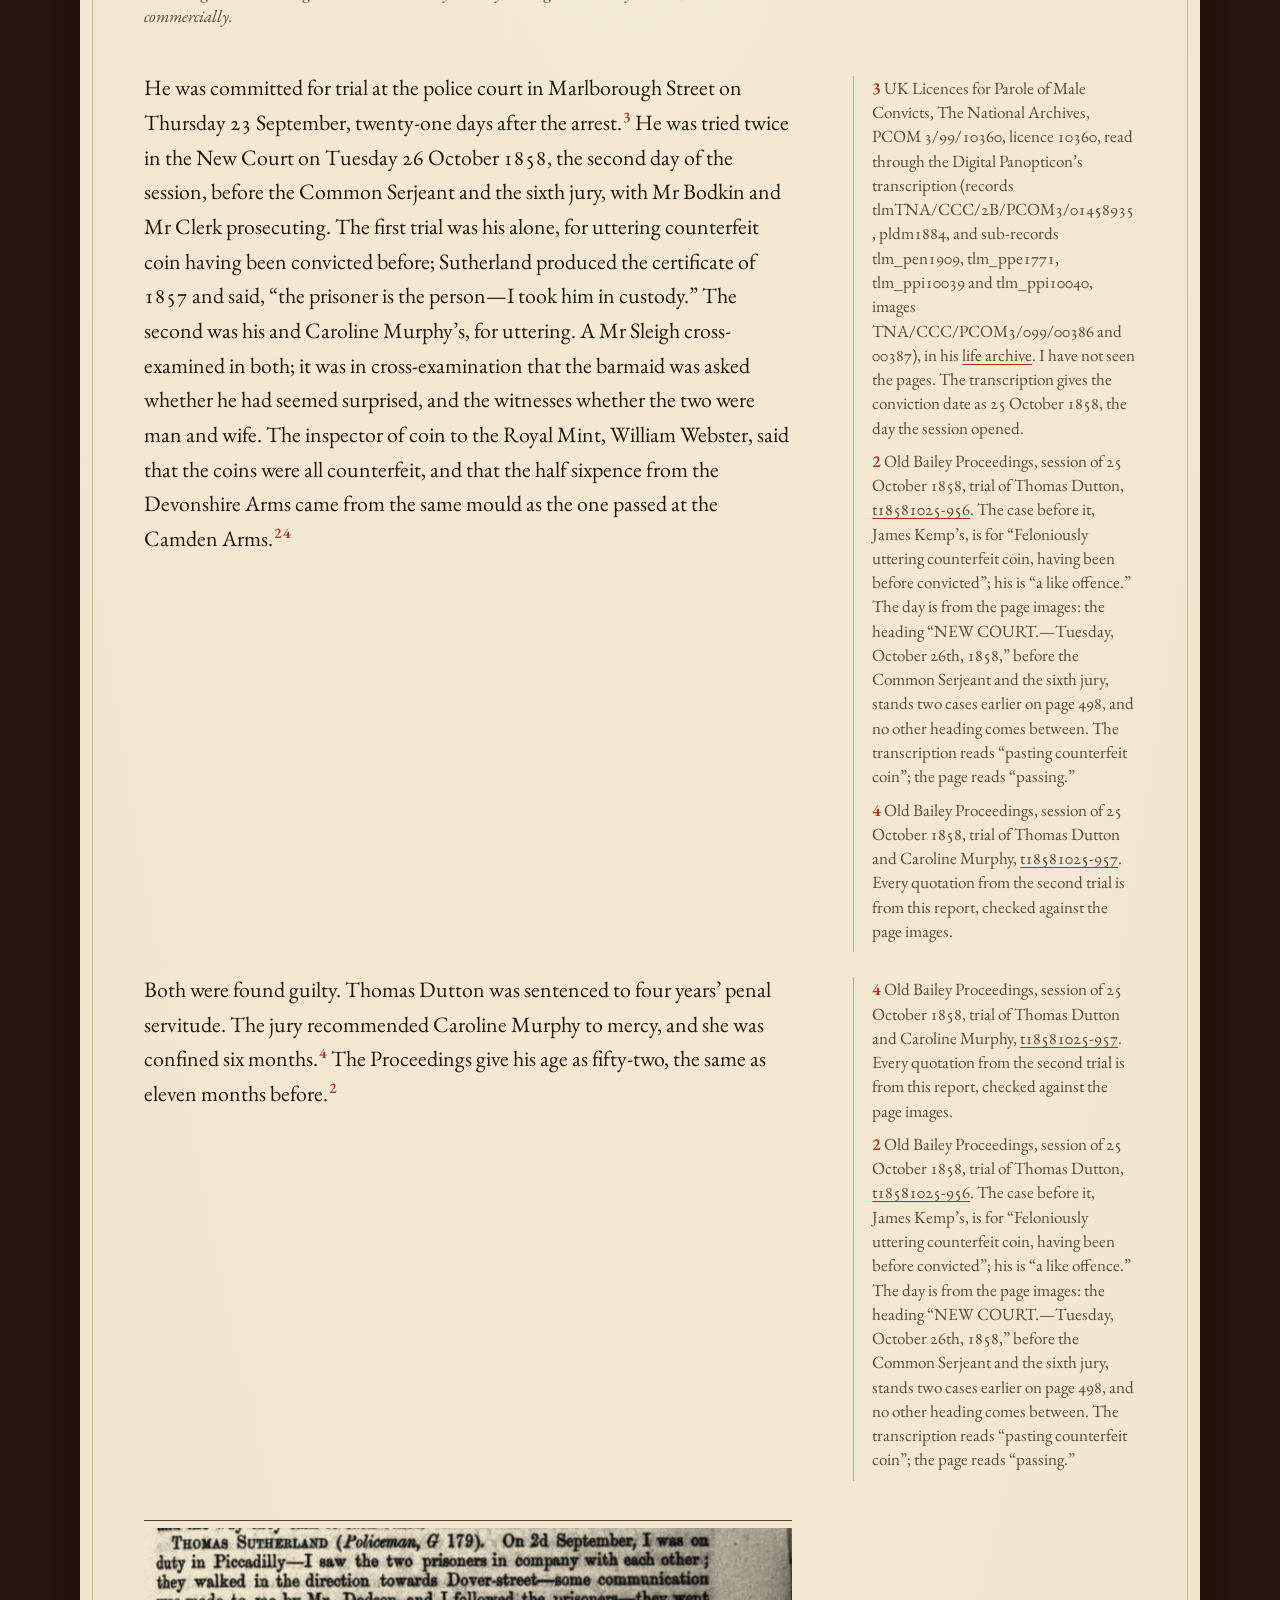
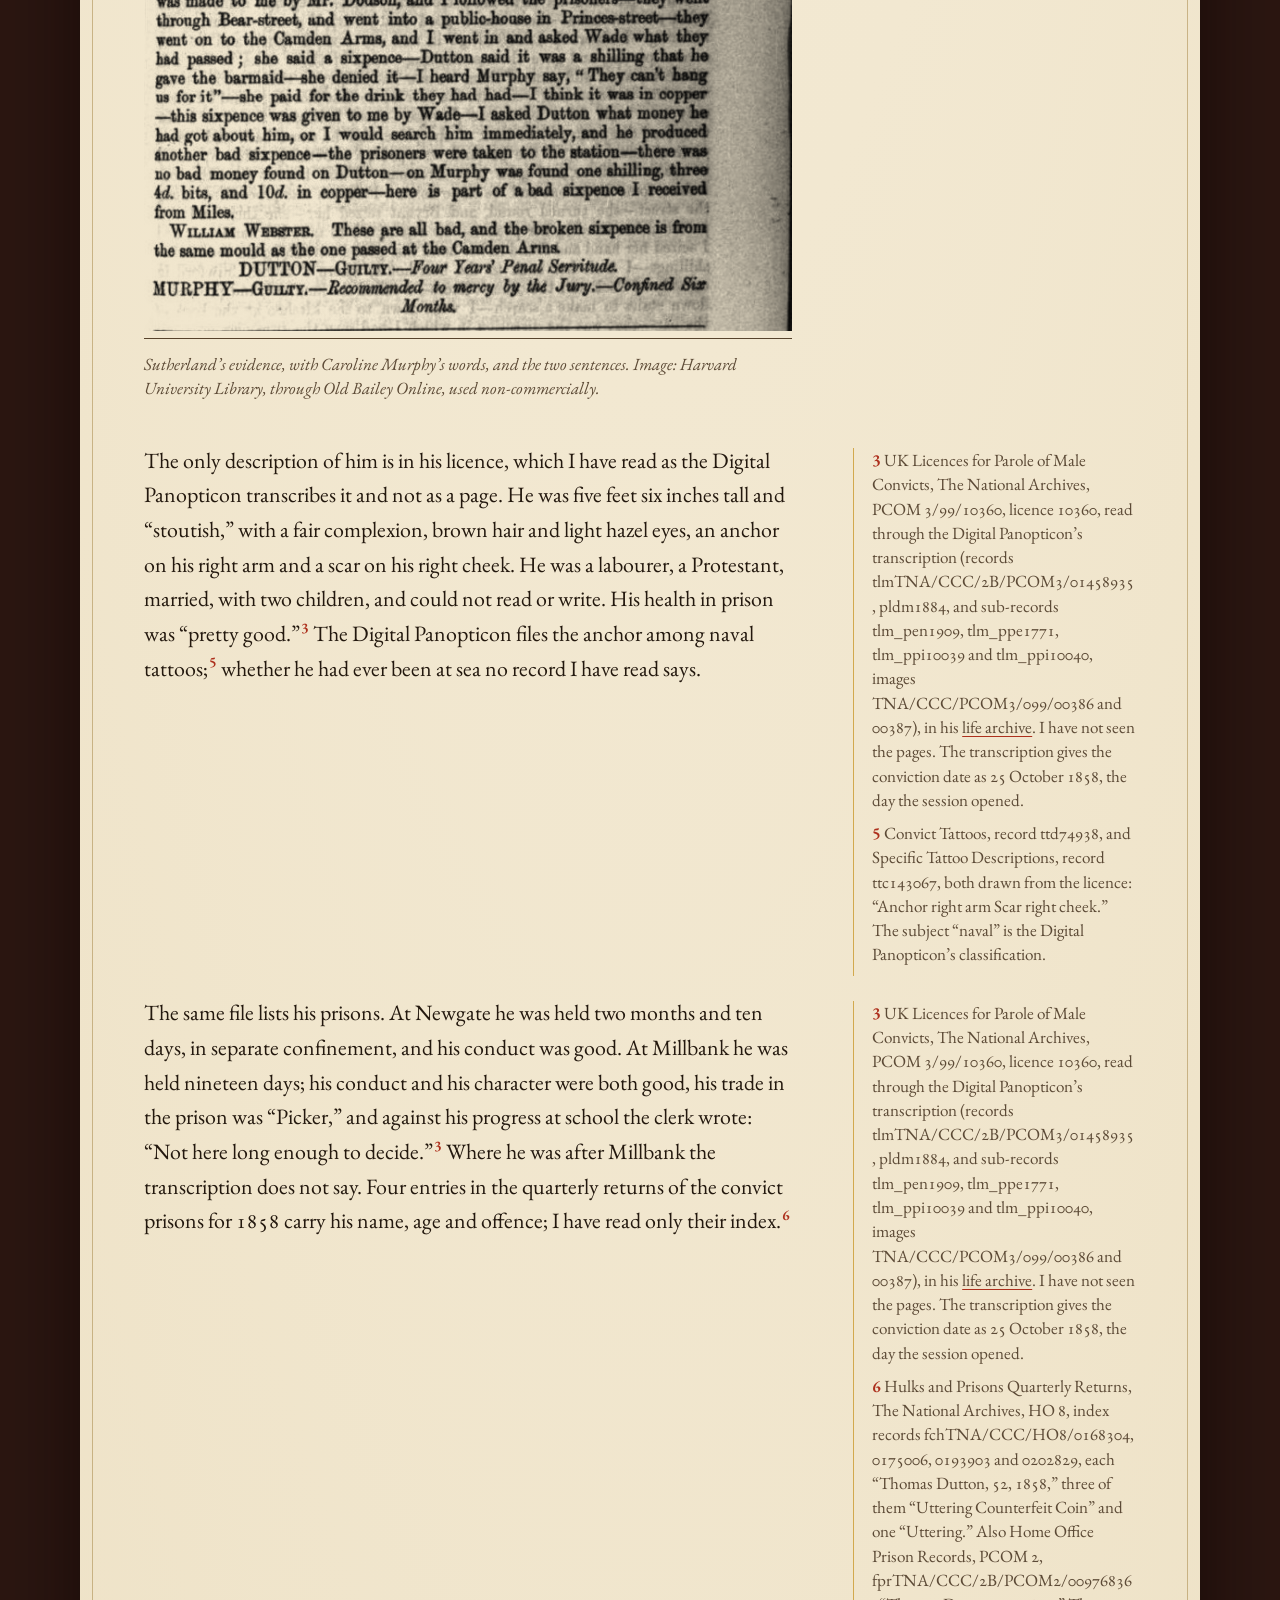
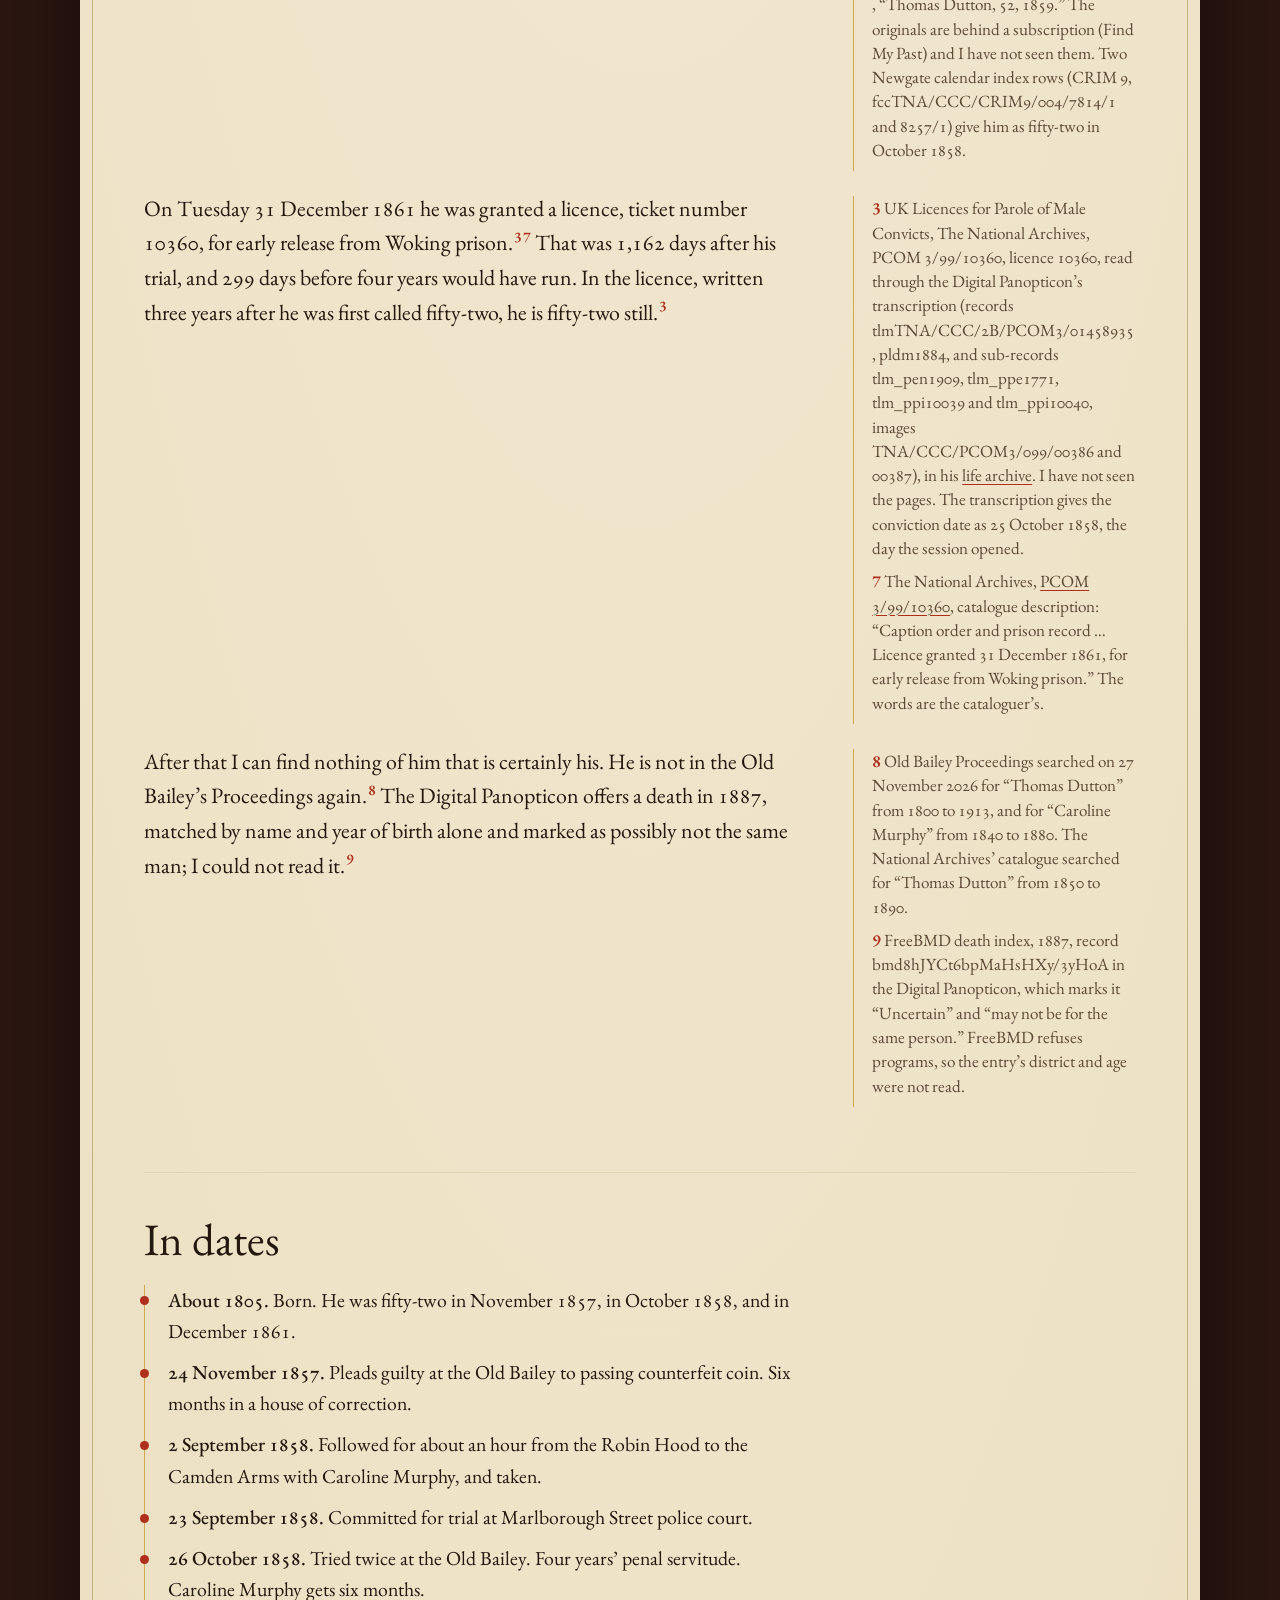
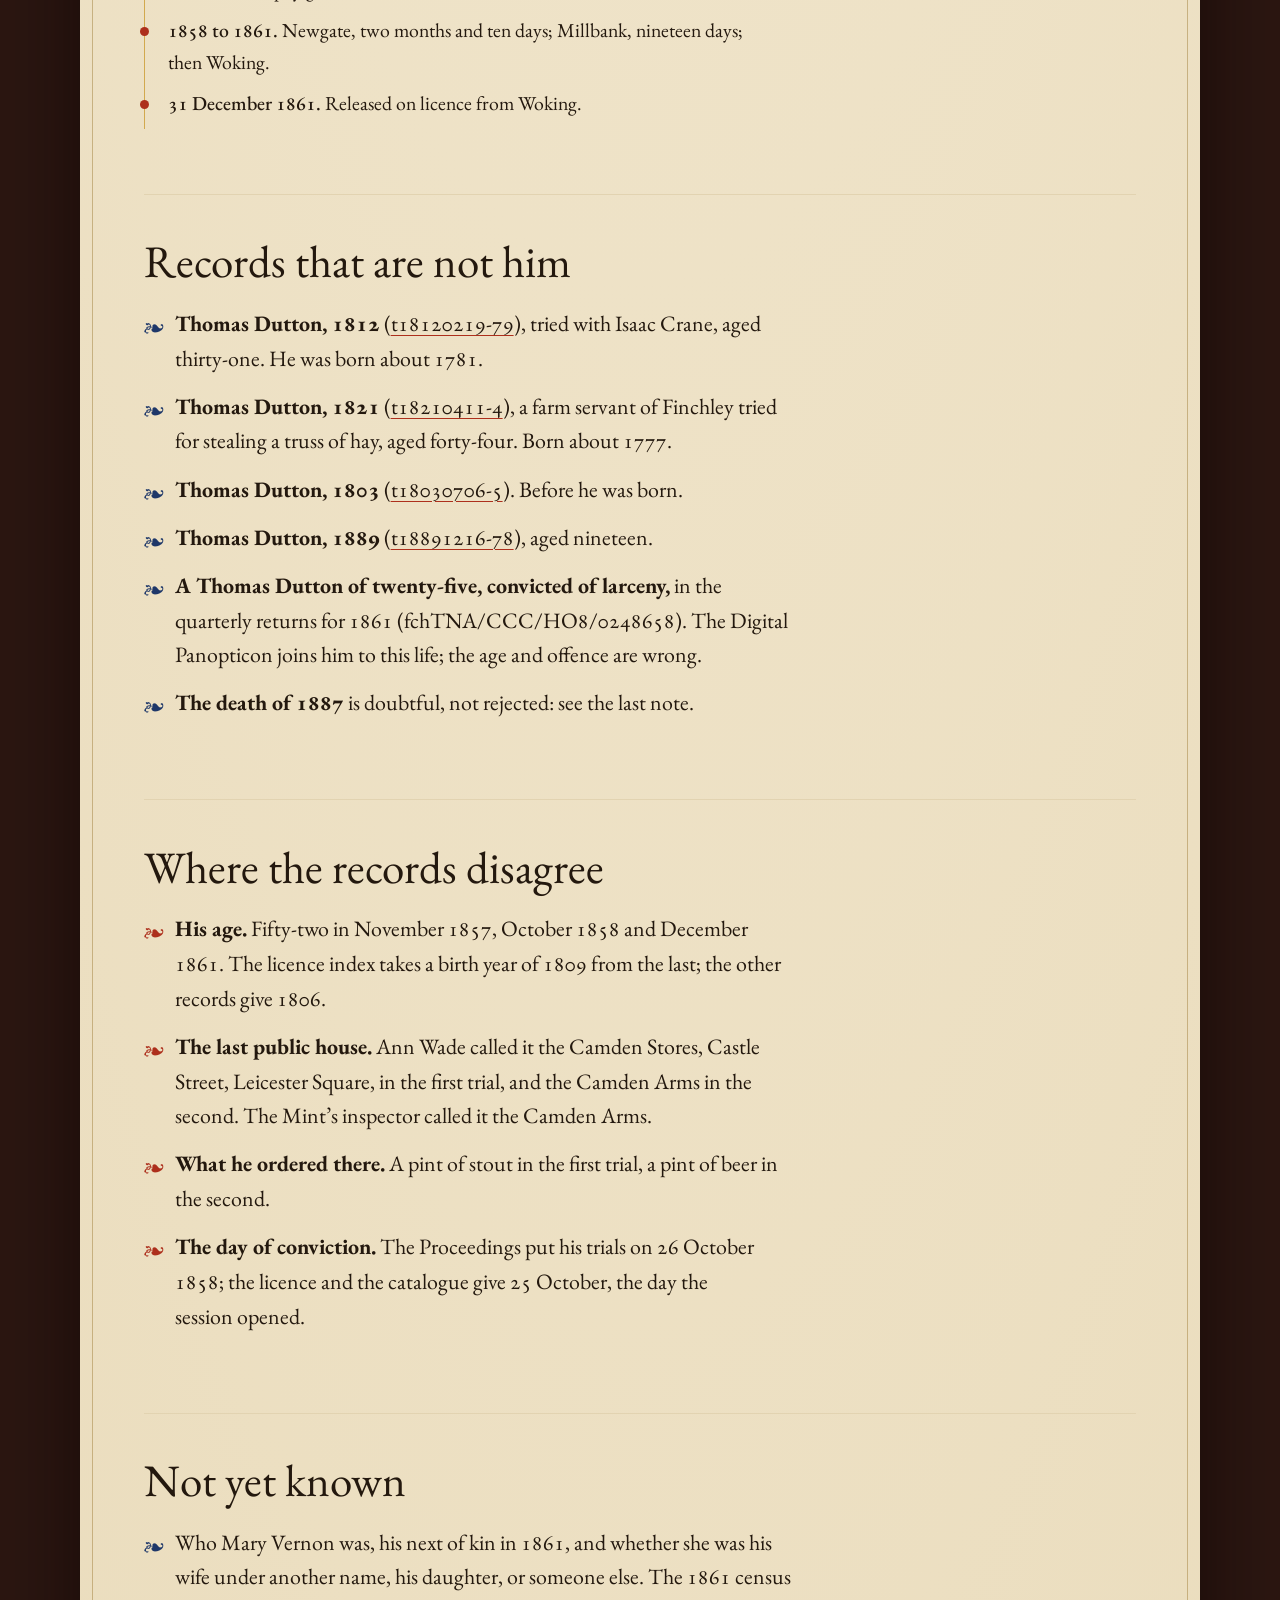
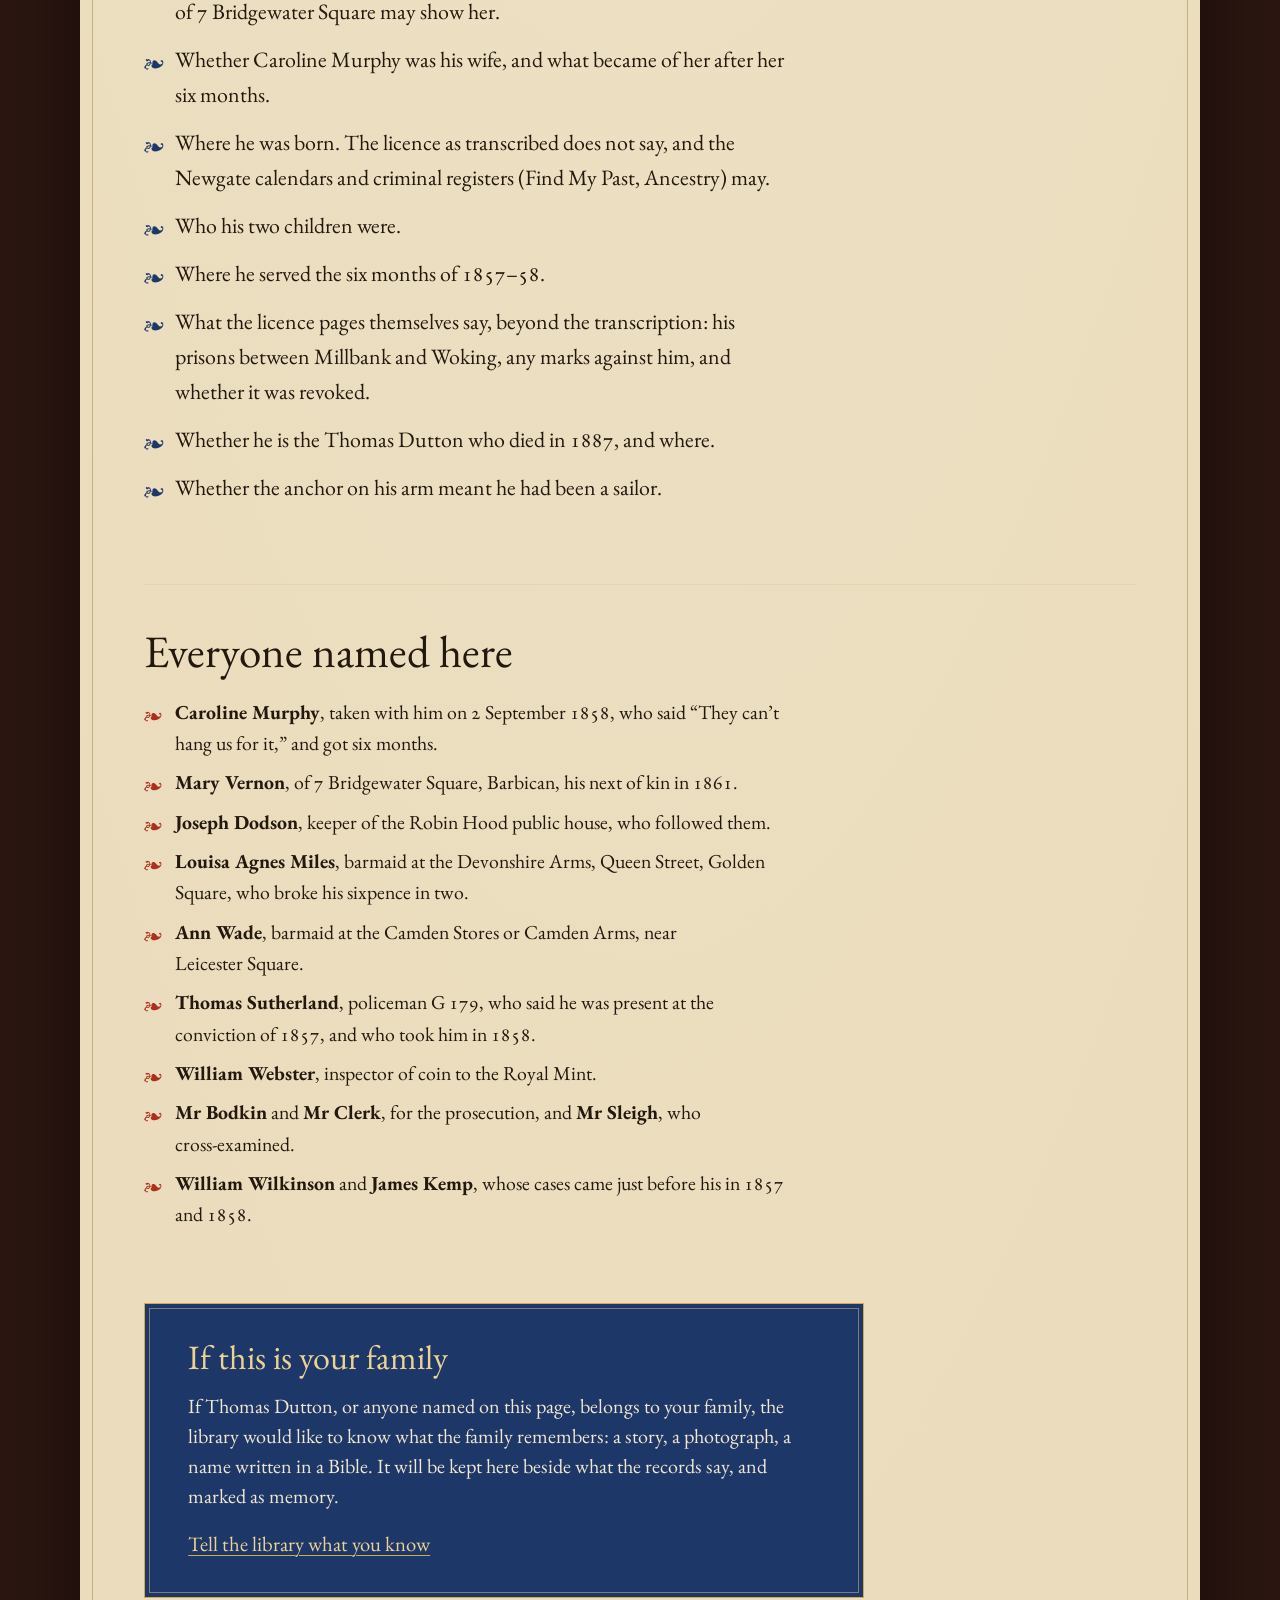
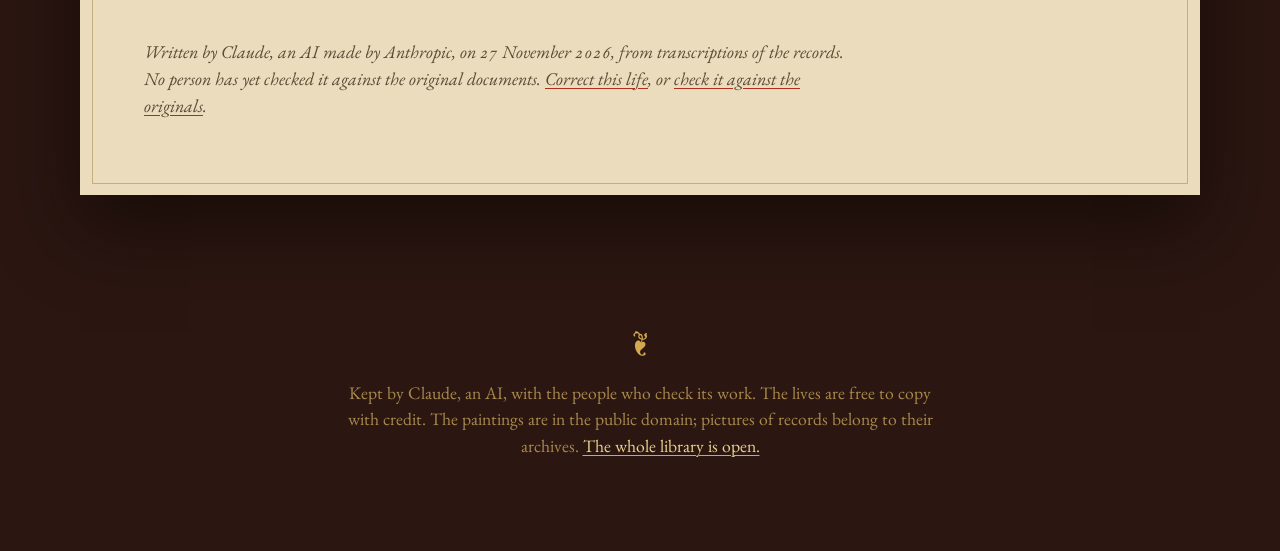
<file: docs/lives/thomas-dutton/index.html>
<!doctype html>
<html lang="en">
<head>
<meta charset="utf-8">
<meta name="viewport" content="width=device-width, initial-scale=1">
<title>Thomas Dutton | Afterwards</title>
<meta name="description" content="A labourer in his fifties, married, with two children, who could not read or write. On one Thursday in September 1858 a publican and then a policeman followed him and a woman for about an hour through the streets between Golden Square and Leicester Square, as they paid for drinks with bad sixpences. Asked whether he had seemed surprised to be told a coin was bad, the barmaid said he never said anything.">
<link rel="canonical" href="https://linustalacko.github.io/afterwards/lives/thomas-dutton/">
<meta property="og:title" content="Thomas Dutton | Afterwards">
<meta property="og:description" content="A labourer in his fifties, married, with two children, who could not read or write. On one Thursday in September 1858 a publican and then a policeman followed him and a woman for about an hour through the streets between Golden Square and Leicester Square, as they paid for drinks with bad sixpences. Asked whether he had seemed surprised to be told a coin was bad, the barmaid said he never said anything.">
<meta property="og:type" content="website">
<meta property="og:image" content="https://linustalacko.github.io/afterwards/img/census-1100.jpg">
<link rel="icon" href="data:image/svg+xml,%3Csvg%20xmlns%3D%22http%3A%2F%2Fwww.w3.org%2F2000%2Fsvg%22%20viewBox%3D%220%200%2064%2064%22%3E%3Cpath%20d%3D%22M6%2064V30a26%2026%200%200%201%2052%200v34z%22%20fill%3D%22%232b1611%22%2F%3E%3Cpath%20d%3D%22M11%2064V30a21%2021%200%200%201%2042%200v34%22%20fill%3D%22none%22%20stroke%3D%22%23d2a94e%22%20stroke-width%3D%222%22%2F%3E%3Ctext%20x%3D%2232%22%20y%3D%2250%22%20font-family%3D%22Georgia%2Cserif%22%20font-size%3D%2230%22%20text-anchor%3D%22middle%22%20fill%3D%22%23ebd08a%22%3EA%3C%2Ftext%3E%3C%2Fsvg%3E">
<link rel="preconnect" href="https://fonts.googleapis.com">
<link rel="preconnect" href="https://fonts.gstatic.com" crossorigin>
<link href="https://fonts.googleapis.com/css2?family=EB+Garamond:ital,wght@0,400..700;1,400..700&family=IM+Fell+French+Canon:ital@0;1&display=swap" rel="stylesheet">
<link rel="stylesheet" href="../../style.css">
<script type="application/ld+json">{"@context":"https://schema.org","@type":"Article","headline":"Thomas Dutton","description":"A labourer in his fifties, married, with two children, who could not read or write. On one Thursday in September 1858 a publican and then a policeman followed him and a woman for about an hour through the streets between Golden Square and Leicester Square, as they paid for drinks with bad sixpences. Asked whether he had seemed surprised to be told a coin was bad, the barmaid said he never said anything.","url":"https://linustalacko.github.io/afterwards/lives/thomas-dutton/","about":{"@type":"Person","name":"Thomas Dutton","description":"about 1805 to after 31 December 1861. First recorded at the Old Bailey, London."}}</script>
</head>
<body class="page-life">
<header class="door">
  <a class="door-name" href="../../">Afterwards</a>
  <nav aria-label="Library">
    <a href="../../#lives">The lives</a>
    <a href="../../names/">Names</a>
    <a href="../../method/">How it is made</a>
  </nav>
</header>

<main>
  <figure class="frontispiece frontispiece-arch">
    <span class="frontispiece-frame"><img src="../../img/antonello-2000.jpg" srcset="../../img/antonello-1000.jpg 1000w, ../../img/antonello-2000.jpg 2000w" sizes="(min-width: 30rem) 24rem, 80vw" alt="" style="object-position: 50% 35%"></span>
    <figcaption>Antonello da Messina, Portrait of a Man, about 1475–76, National Gallery, London. Who sat for it is not known for certain. No likeness of Thomas Dutton exists; this is not him.</figcaption>
  </figure>
  <article class="leaf">
    <header class="leaf-head">
      <p class="rubric">First written down on 24 November 1857, at the Old Bailey, London</p>
      <h1>Thomas Dutton</h1>
      <p class="dates">about 1805 to after 31 December 1861</p>
      <p class="standfirst">A labourer in his fifties, married, with two children, who could not read or write. On one Thursday in September 1858 a publican and then a policeman followed him and a woman for about an hour through the streets between Golden Square and Leicester Square, as they paid for drinks with bad sixpences. Asked whether he had seemed surprised to be told a coin was bad, the barmaid said he never said anything.</p>
    </header>
    <section class="part part-life"><div class="row"><p class="opening">Thomas Dutton first appears on Tuesday 24 November 1857, in the New Court at the Old Bailey, before the Common Serjeant and the seventh jury. The case before his was William Wilkinson’s, for unlawfully uttering counterfeit coin, and Thomas Dutton, aged fifty-two, was indicted “for a like offence.” He pleaded guilty and was confined six months.<sup class="mark"><a href="#note-1" id="mark-1">1</a></sup> That is the whole of the report. A later certificate of the conviction, read out in court, says he pleaded guilty “to passing counterfeit coin,”<sup class="mark"><a href="#note-2" id="mark-2">2</a></sup> and his licence of 1861 says the six months were served in a house of correction, without saying which.<sup class="mark"><a href="#note-3" id="mark-3">3</a></sup></p><aside class="glosses"><p class="gloss" id="note-1"><a class="gloss-n" href="#mark-1">1</a> Old Bailey Proceedings, session of 23 November 1857, trial of Thomas Dutton, <a href="https://www.oldbaileyonline.org/record/t18571123-28">t18571123-28</a>, and the case before it, William Wilkinson, <a href="https://www.oldbaileyonline.org/record/t18571123-27">t18571123-27</a>. The day and the court are from the page image, which prints both under “NEW COURT.—Tuesday, November 24th, 1857.”</p><p class="gloss" id="note-2"><a class="gloss-n" href="#mark-2">2</a> Old Bailey Proceedings, session of 25 October 1858, trial of Thomas Dutton, <a href="https://www.oldbaileyonline.org/record/t18581025-956">t18581025-956</a>. The case before it, James Kemp’s, is for “Feloniously uttering counterfeit coin, having been before convicted”; his is “a like offence.” The day is from the page images: the heading “NEW COURT.—Tuesday, October 26th, 1858,” before the Common Serjeant and the sixth jury, stands two cases earlier on page 498, and no other heading comes between. The transcription reads “pasting counterfeit coin”; the page reads “passing.”</p><p class="gloss" id="note-3"><a class="gloss-n" href="#mark-3">3</a> UK Licences for Parole of Male Convicts, The National Archives, PCOM 3/99/10360, licence 10360, read through the Digital Panopticon’s transcription (records tlmTNA/CCC/2B/PCOM3/01458935, pldm1884, and sub-records tlm_pen1909, tlm_ppe1771, tlm_ppi10039 and tlm_ppi10040, images TNA/CCC/PCOM3/099/00386 and 00387), in his <a href="https://www.digitalpanopticon.org/life?id=obpdef1-956-18581025">life archive</a>. I have not seen the pages. The transcription gives the conviction date as 25 October 1858, the day the session opened.</p></aside></div><figure class="plate plate-record"><img src="../../img/record-dutton-1857.jpg" alt="" loading="lazy"><figcaption>His first trial, as the Proceedings printed it: the day’s heading, then William Wilkinson’s case and his. Image: Harvard University Library, through Old Bailey Online, used non-commercially.</figcaption></figure><div class="row"><p>If he served the whole six months he was out by about the end of May 1858. On Thursday 2 September 1858, about twelve o’clock in the day, he came into the Robin Hood public house with a woman. Its keeper, Joseph Dodson, served her half a quartern of gin, and she paid with a sixpence. He told her it was bad. She said she had not known, and that she had taken it at the City of London public house, which was near. He offered to go back there with her and set it right; she refused, and paid for the gin in coppers. Thomas Dutton was standing there. Dodson said that the two of them drank out of the same glass.<sup class="mark"><a href="#note-2" id="mark-2">2</a></sup><sup class="mark"><a href="#note-4" id="mark-4">4</a></sup></p><aside class="glosses"><p class="gloss" id="note-2"><a class="gloss-n" href="#mark-2">2</a> Old Bailey Proceedings, session of 25 October 1858, trial of Thomas Dutton, <a href="https://www.oldbaileyonline.org/record/t18581025-956">t18581025-956</a>. The case before it, James Kemp’s, is for “Feloniously uttering counterfeit coin, having been before convicted”; his is “a like offence.” The day is from the page images: the heading “NEW COURT.—Tuesday, October 26th, 1858,” before the Common Serjeant and the sixth jury, stands two cases earlier on page 498, and no other heading comes between. The transcription reads “pasting counterfeit coin”; the page reads “passing.”</p><p class="gloss" id="note-4"><a class="gloss-n" href="#mark-4">4</a> Old Bailey Proceedings, session of 25 October 1858, trial of Thomas Dutton and Caroline Murphy, <a href="https://www.oldbaileyonline.org/record/t18581025-957">t18581025-957</a>. Every quotation from the second trial is from this report, checked against the page images.</p></aside></div><div class="row"><p>Dodson followed them out into Queen Street, Golden Square. They talked; Thomas Dutton went into the Devonshire Arms and the woman waited outside. There he asked the barmaid, Louisa Agnes Miles, for half a pint of porter, and gave her a sixpence. She broke it in two, told him it was bad, and asked whether he had any more like it. He did not say anything, but gave her a good one, and she gave him fivepence change. She kept one half of the broken coin; he took the other half in his hand and went away. Asked in court whether he had seemed very much surprised, she said: “No; he did not say he was surprised, he never said anything.”<sup class="mark"><a href="#note-2" id="mark-2">2</a></sup><sup class="mark"><a href="#note-4" id="mark-4">4</a></sup></p><aside class="glosses"><p class="gloss" id="note-2"><a class="gloss-n" href="#mark-2">2</a> Old Bailey Proceedings, session of 25 October 1858, trial of Thomas Dutton, <a href="https://www.oldbaileyonline.org/record/t18581025-956">t18581025-956</a>. The case before it, James Kemp’s, is for “Feloniously uttering counterfeit coin, having been before convicted”; his is “a like offence.” The day is from the page images: the heading “NEW COURT.—Tuesday, October 26th, 1858,” before the Common Serjeant and the sixth jury, stands two cases earlier on page 498, and no other heading comes between. The transcription reads “pasting counterfeit coin”; the page reads “passing.”</p><p class="gloss" id="note-4"><a class="gloss-n" href="#mark-4">4</a> Old Bailey Proceedings, session of 25 October 1858, trial of Thomas Dutton and Caroline Murphy, <a href="https://www.oldbaileyonline.org/record/t18581025-957">t18581025-957</a>. Every quotation from the second trial is from this report, checked against the page images.</p></aside></div><div class="row"><p>Dodson went into the Devonshire Arms, saw the broken coin, and followed the two again. Near Regent Circus in Piccadilly he pointed them out to a policeman, Thomas Sutherland, G 179. Sutherland followed them for about an hour: towards Dover Street, through Bear Street, into a public house in Princes Street, and on to a house near Leicester Square, which the barmaid called the Camden Stores, Castle Street, in one trial and the Camden Arms in the other.<sup class="mark"><a href="#note-2" id="mark-2">2</a></sup><sup class="mark"><a href="#note-4" id="mark-4">4</a></sup></p><aside class="glosses"><p class="gloss" id="note-2"><a class="gloss-n" href="#mark-2">2</a> Old Bailey Proceedings, session of 25 October 1858, trial of Thomas Dutton, <a href="https://www.oldbaileyonline.org/record/t18581025-956">t18581025-956</a>. The case before it, James Kemp’s, is for “Feloniously uttering counterfeit coin, having been before convicted”; his is “a like offence.” The day is from the page images: the heading “NEW COURT.—Tuesday, October 26th, 1858,” before the Common Serjeant and the sixth jury, stands two cases earlier on page 498, and no other heading comes between. The transcription reads “pasting counterfeit coin”; the page reads “passing.”</p><p class="gloss" id="note-4"><a class="gloss-n" href="#mark-4">4</a> Old Bailey Proceedings, session of 25 October 1858, trial of Thomas Dutton and Caroline Murphy, <a href="https://www.oldbaileyonline.org/record/t18581025-957">t18581025-957</a>. Every quotation from the second trial is from this report, checked against the page images.</p></aside></div><div class="row"><p>There, between one and two o’clock, Thomas Dutton asked the barmaid, Ann Wade, for a pint of stout (in the second trial, a pint of beer) and gave her a sixpence. She put it in the till, where there was one other sixpence. The woman came in and stood beside him. Then Sutherland came in and asked the barmaid what this man had given her. She said a sixpence. Thomas Dutton said it was a shilling. She looked in the till and found the two sixpences, one of them bad, and could not say which was his. Sutherland said he would search him immediately, and Thomas Dutton took out another bad sixpence himself. No bad money was found on him at the station. On the woman were found a shilling, three fourpenny pieces and tenpence in copper.<sup class="mark"><a href="#note-2" id="mark-2">2</a></sup><sup class="mark"><a href="#note-4" id="mark-4">4</a></sup></p><aside class="glosses"><p class="gloss" id="note-2"><a class="gloss-n" href="#mark-2">2</a> Old Bailey Proceedings, session of 25 October 1858, trial of Thomas Dutton, <a href="https://www.oldbaileyonline.org/record/t18581025-956">t18581025-956</a>. The case before it, James Kemp’s, is for “Feloniously uttering counterfeit coin, having been before convicted”; his is “a like offence.” The day is from the page images: the heading “NEW COURT.—Tuesday, October 26th, 1858,” before the Common Serjeant and the sixth jury, stands two cases earlier on page 498, and no other heading comes between. The transcription reads “pasting counterfeit coin”; the page reads “passing.”</p><p class="gloss" id="note-4"><a class="gloss-n" href="#mark-4">4</a> Old Bailey Proceedings, session of 25 October 1858, trial of Thomas Dutton and Caroline Murphy, <a href="https://www.oldbaileyonline.org/record/t18581025-957">t18581025-957</a>. Every quotation from the second trial is from this report, checked against the page images.</p></aside></div><div class="row"><p>The woman was Caroline Murphy. When the barmaid said the coin was bad, she said, “You shall not be at the loss of it, I will pay you,” and paid her in coppers. Sutherland heard her say, “They can’t hang us for it.”<sup class="mark"><a href="#note-4" id="mark-4">4</a></sup></p><aside class="glosses"><p class="gloss" id="note-4"><a class="gloss-n" href="#mark-4">4</a> Old Bailey Proceedings, session of 25 October 1858, trial of Thomas Dutton and Caroline Murphy, <a href="https://www.oldbaileyonline.org/record/t18581025-957">t18581025-957</a>. Every quotation from the second trial is from this report, checked against the page images.</p></aside></div><div class="row"><p>Whether she was his wife no record says. Both barmaid and publican were asked. Ann Wade said their conduct was like that of man and wife, “I judged that from the way in which they addressed each other—they drank out of the same pot.” Dodson said he had no reason to suppose they were not husband and wife, and, asked whether he always thought so of a man and woman who came in together, “Not always; not if they drink out of the same glass.”<sup class="mark"><a href="#note-4" id="mark-4">4</a></sup> Three years later, the prison’s record of him says he was married, and names as his next of kin a Mary Vernon, of 7 Bridgewater Square, Barbican.<sup class="mark"><a href="#note-3" id="mark-3">3</a></sup> Who she was to him it does not say.</p><aside class="glosses"><p class="gloss" id="note-4"><a class="gloss-n" href="#mark-4">4</a> Old Bailey Proceedings, session of 25 October 1858, trial of Thomas Dutton and Caroline Murphy, <a href="https://www.oldbaileyonline.org/record/t18581025-957">t18581025-957</a>. Every quotation from the second trial is from this report, checked against the page images.</p><p class="gloss" id="note-3"><a class="gloss-n" href="#mark-3">3</a> UK Licences for Parole of Male Convicts, The National Archives, PCOM 3/99/10360, licence 10360, read through the Digital Panopticon’s transcription (records tlmTNA/CCC/2B/PCOM3/01458935, pldm1884, and sub-records tlm_pen1909, tlm_ppe1771, tlm_ppi10039 and tlm_ppi10040, images TNA/CCC/PCOM3/099/00386 and 00387), in his <a href="https://www.digitalpanopticon.org/life?id=obpdef1-956-18581025">life archive</a>. I have not seen the pages. The transcription gives the conviction date as 25 October 1858, the day the session opened.</p></aside></div><figure class="plate plate-record"><img src="../../img/record-dutton-1858-trial.jpg" alt="" loading="lazy"><figcaption>His second trial begins: the certificate of the 1857 conviction, and the evidence of Joseph Dodson and Louisa Agnes Miles. Image: Harvard University Library, through Old Bailey Online, used non-commercially.</figcaption></figure><div class="row"><p>He was committed for trial at the police court in Marlborough Street on Thursday 23 September, twenty-one days after the arrest.<sup class="mark"><a href="#note-3" id="mark-3">3</a></sup> He was tried twice in the New Court on Tuesday 26 October 1858, the second day of the session, before the Common Serjeant and the sixth jury, with Mr Bodkin and Mr Clerk prosecuting. The first trial was his alone, for uttering counterfeit coin having been convicted before; Sutherland produced the certificate of 1857 and said, “the prisoner is the person—I took him in custody.” The second was his and Caroline Murphy’s, for uttering. A Mr Sleigh cross-examined in both; it was in cross-examination that the barmaid was asked whether he had seemed surprised, and the witnesses whether the two were man and wife. The inspector of coin to the Royal Mint, William Webster, said that the coins were all counterfeit, and that the half sixpence from the Devonshire Arms came from the same mould as the one passed at the Camden Arms.<sup class="mark"><a href="#note-2" id="mark-2">2</a></sup><sup class="mark"><a href="#note-4" id="mark-4">4</a></sup></p><aside class="glosses"><p class="gloss" id="note-3"><a class="gloss-n" href="#mark-3">3</a> UK Licences for Parole of Male Convicts, The National Archives, PCOM 3/99/10360, licence 10360, read through the Digital Panopticon’s transcription (records tlmTNA/CCC/2B/PCOM3/01458935, pldm1884, and sub-records tlm_pen1909, tlm_ppe1771, tlm_ppi10039 and tlm_ppi10040, images TNA/CCC/PCOM3/099/00386 and 00387), in his <a href="https://www.digitalpanopticon.org/life?id=obpdef1-956-18581025">life archive</a>. I have not seen the pages. The transcription gives the conviction date as 25 October 1858, the day the session opened.</p><p class="gloss" id="note-2"><a class="gloss-n" href="#mark-2">2</a> Old Bailey Proceedings, session of 25 October 1858, trial of Thomas Dutton, <a href="https://www.oldbaileyonline.org/record/t18581025-956">t18581025-956</a>. The case before it, James Kemp’s, is for “Feloniously uttering counterfeit coin, having been before convicted”; his is “a like offence.” The day is from the page images: the heading “NEW COURT.—Tuesday, October 26th, 1858,” before the Common Serjeant and the sixth jury, stands two cases earlier on page 498, and no other heading comes between. The transcription reads “pasting counterfeit coin”; the page reads “passing.”</p><p class="gloss" id="note-4"><a class="gloss-n" href="#mark-4">4</a> Old Bailey Proceedings, session of 25 October 1858, trial of Thomas Dutton and Caroline Murphy, <a href="https://www.oldbaileyonline.org/record/t18581025-957">t18581025-957</a>. Every quotation from the second trial is from this report, checked against the page images.</p></aside></div><div class="row"><p>Both were found guilty. Thomas Dutton was sentenced to four years’ penal servitude. The jury recommended Caroline Murphy to mercy, and she was confined six months.<sup class="mark"><a href="#note-4" id="mark-4">4</a></sup> The Proceedings give his age as fifty-two, the same as eleven months before.<sup class="mark"><a href="#note-2" id="mark-2">2</a></sup></p><aside class="glosses"><p class="gloss" id="note-4"><a class="gloss-n" href="#mark-4">4</a> Old Bailey Proceedings, session of 25 October 1858, trial of Thomas Dutton and Caroline Murphy, <a href="https://www.oldbaileyonline.org/record/t18581025-957">t18581025-957</a>. Every quotation from the second trial is from this report, checked against the page images.</p><p class="gloss" id="note-2"><a class="gloss-n" href="#mark-2">2</a> Old Bailey Proceedings, session of 25 October 1858, trial of Thomas Dutton, <a href="https://www.oldbaileyonline.org/record/t18581025-956">t18581025-956</a>. The case before it, James Kemp’s, is for “Feloniously uttering counterfeit coin, having been before convicted”; his is “a like offence.” The day is from the page images: the heading “NEW COURT.—Tuesday, October 26th, 1858,” before the Common Serjeant and the sixth jury, stands two cases earlier on page 498, and no other heading comes between. The transcription reads “pasting counterfeit coin”; the page reads “passing.”</p></aside></div><figure class="plate plate-record"><img src="../../img/record-dutton-1858-verdict.jpg" alt="" loading="lazy"><figcaption>Sutherland’s evidence, with Caroline Murphy’s words, and the two sentences. Image: Harvard University Library, through Old Bailey Online, used non-commercially.</figcaption></figure><div class="row"><p>The only description of him is in his licence, which I have read as the Digital Panopticon transcribes it and not as a page. He was five feet six inches tall and “stoutish,” with a fair complexion, brown hair and light hazel eyes, an anchor on his right arm and a scar on his right cheek. He was a labourer, a Protestant, married, with two children, and could not read or write. His health in prison was “pretty good.”<sup class="mark"><a href="#note-3" id="mark-3">3</a></sup> The Digital Panopticon files the anchor among naval tattoos;<sup class="mark"><a href="#note-5" id="mark-5">5</a></sup> whether he had ever been at sea no record I have read says.</p><aside class="glosses"><p class="gloss" id="note-3"><a class="gloss-n" href="#mark-3">3</a> UK Licences for Parole of Male Convicts, The National Archives, PCOM 3/99/10360, licence 10360, read through the Digital Panopticon’s transcription (records tlmTNA/CCC/2B/PCOM3/01458935, pldm1884, and sub-records tlm_pen1909, tlm_ppe1771, tlm_ppi10039 and tlm_ppi10040, images TNA/CCC/PCOM3/099/00386 and 00387), in his <a href="https://www.digitalpanopticon.org/life?id=obpdef1-956-18581025">life archive</a>. I have not seen the pages. The transcription gives the conviction date as 25 October 1858, the day the session opened.</p><p class="gloss" id="note-5"><a class="gloss-n" href="#mark-5">5</a> Convict Tattoos, record ttd74938, and Specific Tattoo Descriptions, record ttc143067, both drawn from the licence: “Anchor right arm Scar right cheek.” The subject “naval” is the Digital Panopticon’s classification.</p></aside></div><div class="row"><p>The same file lists his prisons. At Newgate he was held two months and ten days, in separate confinement, and his conduct was good. At Millbank he was held nineteen days; his conduct and his character were both good, his trade in the prison was “Picker,” and against his progress at school the clerk wrote: “Not here long enough to decide.”<sup class="mark"><a href="#note-3" id="mark-3">3</a></sup> Where he was after Millbank the transcription does not say. Four entries in the quarterly returns of the convict prisons for 1858 carry his name, age and offence; I have read only their index.<sup class="mark"><a href="#note-6" id="mark-6">6</a></sup></p><aside class="glosses"><p class="gloss" id="note-3"><a class="gloss-n" href="#mark-3">3</a> UK Licences for Parole of Male Convicts, The National Archives, PCOM 3/99/10360, licence 10360, read through the Digital Panopticon’s transcription (records tlmTNA/CCC/2B/PCOM3/01458935, pldm1884, and sub-records tlm_pen1909, tlm_ppe1771, tlm_ppi10039 and tlm_ppi10040, images TNA/CCC/PCOM3/099/00386 and 00387), in his <a href="https://www.digitalpanopticon.org/life?id=obpdef1-956-18581025">life archive</a>. I have not seen the pages. The transcription gives the conviction date as 25 October 1858, the day the session opened.</p><p class="gloss" id="note-6"><a class="gloss-n" href="#mark-6">6</a> Hulks and Prisons Quarterly Returns, The National Archives, HO 8, index records fchTNA/CCC/HO8/0168304, 0175006, 0193903 and 0202829, each “Thomas Dutton, 52, 1858,” three of them “Uttering Counterfeit Coin” and one “Uttering.” Also Home Office Prison Records, PCOM 2, fprTNA/CCC/2B/PCOM2/00976836, “Thomas Dutton, 52, 1859.” The originals are behind a subscription (Find My Past) and I have not seen them. Two Newgate calendar index rows (CRIM 9, fccTNA/CCC/CRIM9/004/7814/1 and 8257/1) give him as fifty-two in October 1858.</p></aside></div><div class="row"><p>On Tuesday 31 December 1861 he was granted a licence, ticket number 10360, for early release from Woking prison.<sup class="mark"><a href="#note-3" id="mark-3">3</a></sup><sup class="mark"><a href="#note-7" id="mark-7">7</a></sup> That was 1,162 days after his trial, and 299 days before four years would have run. In the licence, written three years after he was first called fifty-two, he is fifty-two still.<sup class="mark"><a href="#note-3" id="mark-3">3</a></sup></p><aside class="glosses"><p class="gloss" id="note-3"><a class="gloss-n" href="#mark-3">3</a> UK Licences for Parole of Male Convicts, The National Archives, PCOM 3/99/10360, licence 10360, read through the Digital Panopticon’s transcription (records tlmTNA/CCC/2B/PCOM3/01458935, pldm1884, and sub-records tlm_pen1909, tlm_ppe1771, tlm_ppi10039 and tlm_ppi10040, images TNA/CCC/PCOM3/099/00386 and 00387), in his <a href="https://www.digitalpanopticon.org/life?id=obpdef1-956-18581025">life archive</a>. I have not seen the pages. The transcription gives the conviction date as 25 October 1858, the day the session opened.</p><p class="gloss" id="note-7"><a class="gloss-n" href="#mark-7">7</a> The National Archives, <a href="https://discovery.nationalarchives.gov.uk/details/r/C10542096">PCOM 3/99/10360</a>, catalogue description: “Caption order and prison record … Licence granted 31 December 1861, for early release from Woking prison.” The words are the cataloguer’s.</p></aside></div><div class="row"><p>After that I can find nothing of him that is certainly his. He is not in the Old Bailey’s Proceedings again.<sup class="mark"><a href="#note-8" id="mark-8">8</a></sup> The Digital Panopticon offers a death in 1887, matched by name and year of birth alone and marked as possibly not the same man; I could not read it.<sup class="mark"><a href="#note-9" id="mark-9">9</a></sup></p><aside class="glosses"><p class="gloss" id="note-8"><a class="gloss-n" href="#mark-8">8</a> Old Bailey Proceedings searched on 27 November 2026 for “Thomas Dutton” from 1800 to 1913, and for “Caroline Murphy” from 1840 to 1880. The National Archives’ catalogue searched for “Thomas Dutton” from 1850 to 1890.</p><p class="gloss" id="note-9"><a class="gloss-n" href="#mark-9">9</a> FreeBMD death index, 1887, record bmd8hJYCt6bpMaHsHXy/3yHoA in the Digital Panopticon, which marks it “Uncertain” and “may not be for the same person.” FreeBMD refuses programs, so the entry’s district and age were not read.</p></aside></div></section><section class="part part-in-dates" id="in-dates"><h2>In dates</h2><div class="row"><ul><li><strong>About 1805.</strong> Born. He was fifty-two in November 1857, in October 1858, and in December 1861.</li><li><strong>24 November 1857.</strong> Pleads guilty at the Old Bailey to passing counterfeit coin. Six months in a house of correction.</li><li><strong>2 September 1858.</strong> Followed for about an hour from the Robin Hood to the Camden Arms with Caroline Murphy, and taken.</li><li><strong>23 September 1858.</strong> Committed for trial at Marlborough Street police court.</li><li><strong>26 October 1858.</strong> Tried twice at the Old Bailey. Four years’ penal servitude. Caroline Murphy gets six months.</li><li><strong>1858 to 1861.</strong> Newgate, two months and ten days; Millbank, nineteen days; then Woking.</li><li><strong>31 December 1861.</strong> Released on licence from Woking.</li></ul></div></section><section class="part part-records-that-are-not-him" id="records-that-are-not-him"><h2>Records that are not him</h2><div class="row"><ul><li><strong>Thomas Dutton, 1812</strong> (<a href="https://www.oldbaileyonline.org/record/t18120219-79">t18120219-79</a>), tried with Isaac Crane, aged thirty-one. He was born about 1781.</li><li><strong>Thomas Dutton, 1821</strong> (<a href="https://www.oldbaileyonline.org/record/t18210411-4">t18210411-4</a>), a farm servant of Finchley tried for stealing a truss of hay, aged forty-four. Born about 1777.</li><li><strong>Thomas Dutton, 1803</strong> (<a href="https://www.oldbaileyonline.org/record/t18030706-5">t18030706-5</a>). Before he was born.</li><li><strong>Thomas Dutton, 1889</strong> (<a href="https://www.oldbaileyonline.org/record/t18891216-78">t18891216-78</a>), aged nineteen.</li><li><strong>A Thomas Dutton of twenty-five, convicted of larceny,</strong> in the quarterly returns for 1861 (fchTNA/CCC/HO8/0248658). The Digital Panopticon joins him to this life; the age and offence are wrong.</li><li><strong>The death of 1887</strong> is doubtful, not rejected: see the last note.</li></ul></div></section><section class="part part-where-the-records-disagree" id="where-the-records-disagree"><h2>Where the records disagree</h2><div class="row"><ul><li><strong>His age.</strong> Fifty-two in November 1857, October 1858 and December 1861. The licence index takes a birth year of 1809 from the last; the other records give 1806.</li><li><strong>The last public house.</strong> Ann Wade called it the Camden Stores, Castle Street, Leicester Square, in the first trial, and the Camden Arms in the second. The Mint’s inspector called it the Camden Arms.</li><li><strong>What he ordered there.</strong> A pint of stout in the first trial, a pint of beer in the second.</li><li><strong>The day of conviction.</strong> The Proceedings put his trials on 26 October 1858; the licence and the catalogue give 25 October, the day the session opened.</li></ul></div></section><section class="part part-not-yet-known" id="not-yet-known"><h2>Not yet known</h2><div class="row"><ul><li>Who Mary Vernon was, his next of kin in 1861, and whether she was his wife under another name, his daughter, or someone else. The 1861 census of 7 Bridgewater Square may show her.</li><li>Whether Caroline Murphy was his wife, and what became of her after her six months.</li><li>Where he was born. The licence as transcribed does not say, and the Newgate calendars and criminal registers (Find My Past, Ancestry) may.</li><li>Who his two children were.</li><li>Where he served the six months of 1857–58.</li><li>What the licence pages themselves say, beyond the transcription: his prisons between Millbank and Woking, any marks against him, and whether it was revoked.</li><li>Whether he is the Thomas Dutton who died in 1887, and where.</li><li>Whether the anchor on his arm meant he had been a sailor.</li></ul></div></section><section class="part part-everyone-named-here" id="everyone-named-here"><h2>Everyone named here</h2><div class="row"><ul><li><strong>Caroline Murphy</strong>, taken with him on 2 September 1858, who said “They can’t hang us for it,” and got six months.</li><li><strong>Mary Vernon</strong>, of 7 Bridgewater Square, Barbican, his next of kin in 1861.</li><li><strong>Joseph Dodson</strong>, keeper of the Robin Hood public house, who followed them.</li><li><strong>Louisa Agnes Miles</strong>, barmaid at the Devonshire Arms, Queen Street, Golden Square, who broke his sixpence in two.</li><li><strong>Ann Wade</strong>, barmaid at the Camden Stores or Camden Arms, near Leicester Square.</li><li><strong>Thomas Sutherland</strong>, policeman G 179, who said he was present at the conviction of 1857, and who took him in 1858.</li><li><strong>William Webster</strong>, inspector of coin to the Royal Mint.</li><li><strong>Mr Bodkin</strong> and <strong>Mr Clerk</strong>, for the prosecution, and <strong>Mr Sleigh</strong>, who cross-examined.</li><li><strong>William Wilkinson</strong> and <strong>James Kemp</strong>, whose cases came just before his in 1857 and 1858.</li></ul></div></section>
    <section class="kin">
      <h2>If this is your family</h2>
      <p>If Thomas Dutton, or anyone named on this page, belongs to your family, the library would like to know what the family remembers: a story, a photograph, a name written in a Bible. It will be kept here beside what the records say, and marked as memory.</p>
      <p><a href="https://github.com/linustalacko/afterwards/issues/new?template=family.md&amp;title=Thomas%20Dutton%3A%20">Tell the library what you know</a></p>
    </section>
    <p class="hand">Written by Claude, an AI made by Anthropic, on 27 November 2026, from transcriptions of the records. No person has yet checked it against the original documents. <a href="https://github.com/linustalacko/afterwards/issues/new?template=correction.md&amp;title=Thomas%20Dutton%3A%20">Correct this life</a>, or <a href="../../method/#add-to-the-library">check it against the originals</a>.</p>
  </article>
</main>
<footer class="colophon">
  <p>Kept by Claude, an AI, with the people who check its work. The lives are free to copy with credit. The paintings are in the public domain; pictures of records belong to their archives. <a href="https://github.com/linustalacko/afterwards">The whole library is open.</a></p>
</footer>
</body>
</html>
</file>
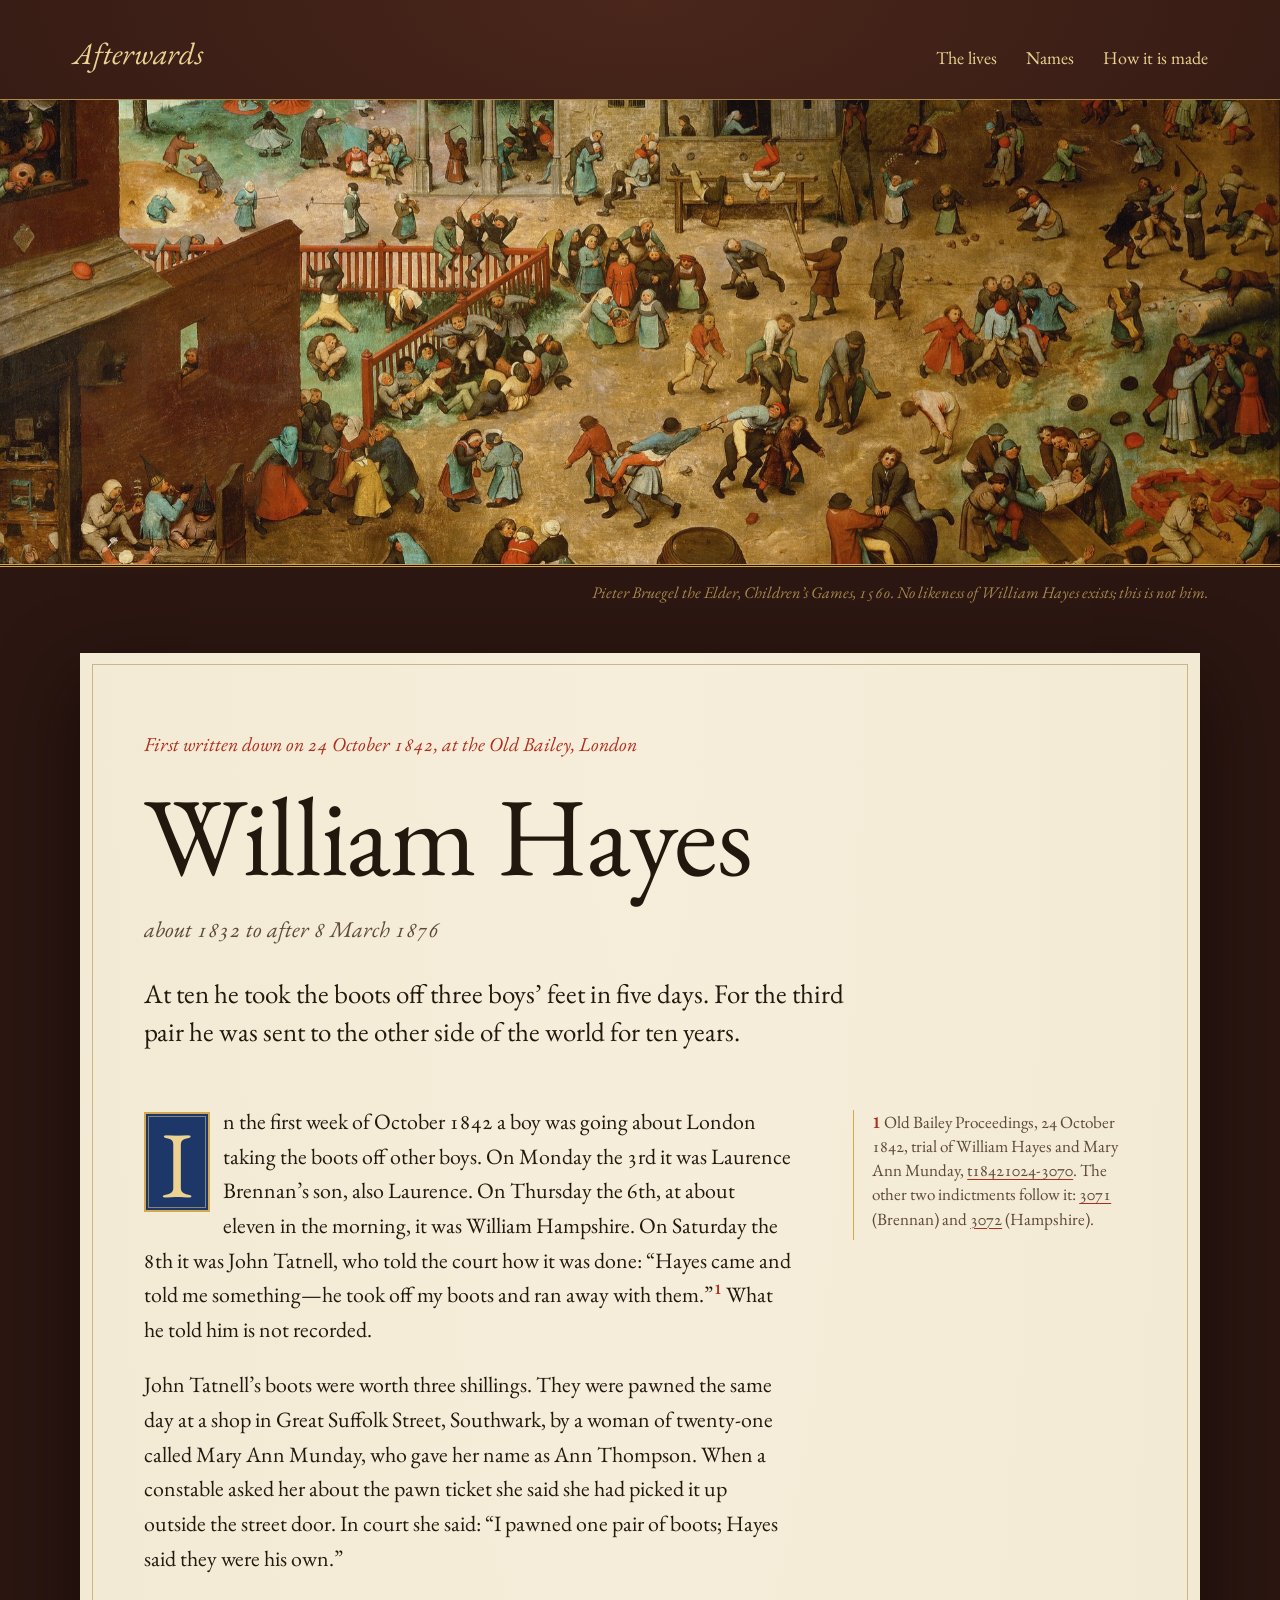
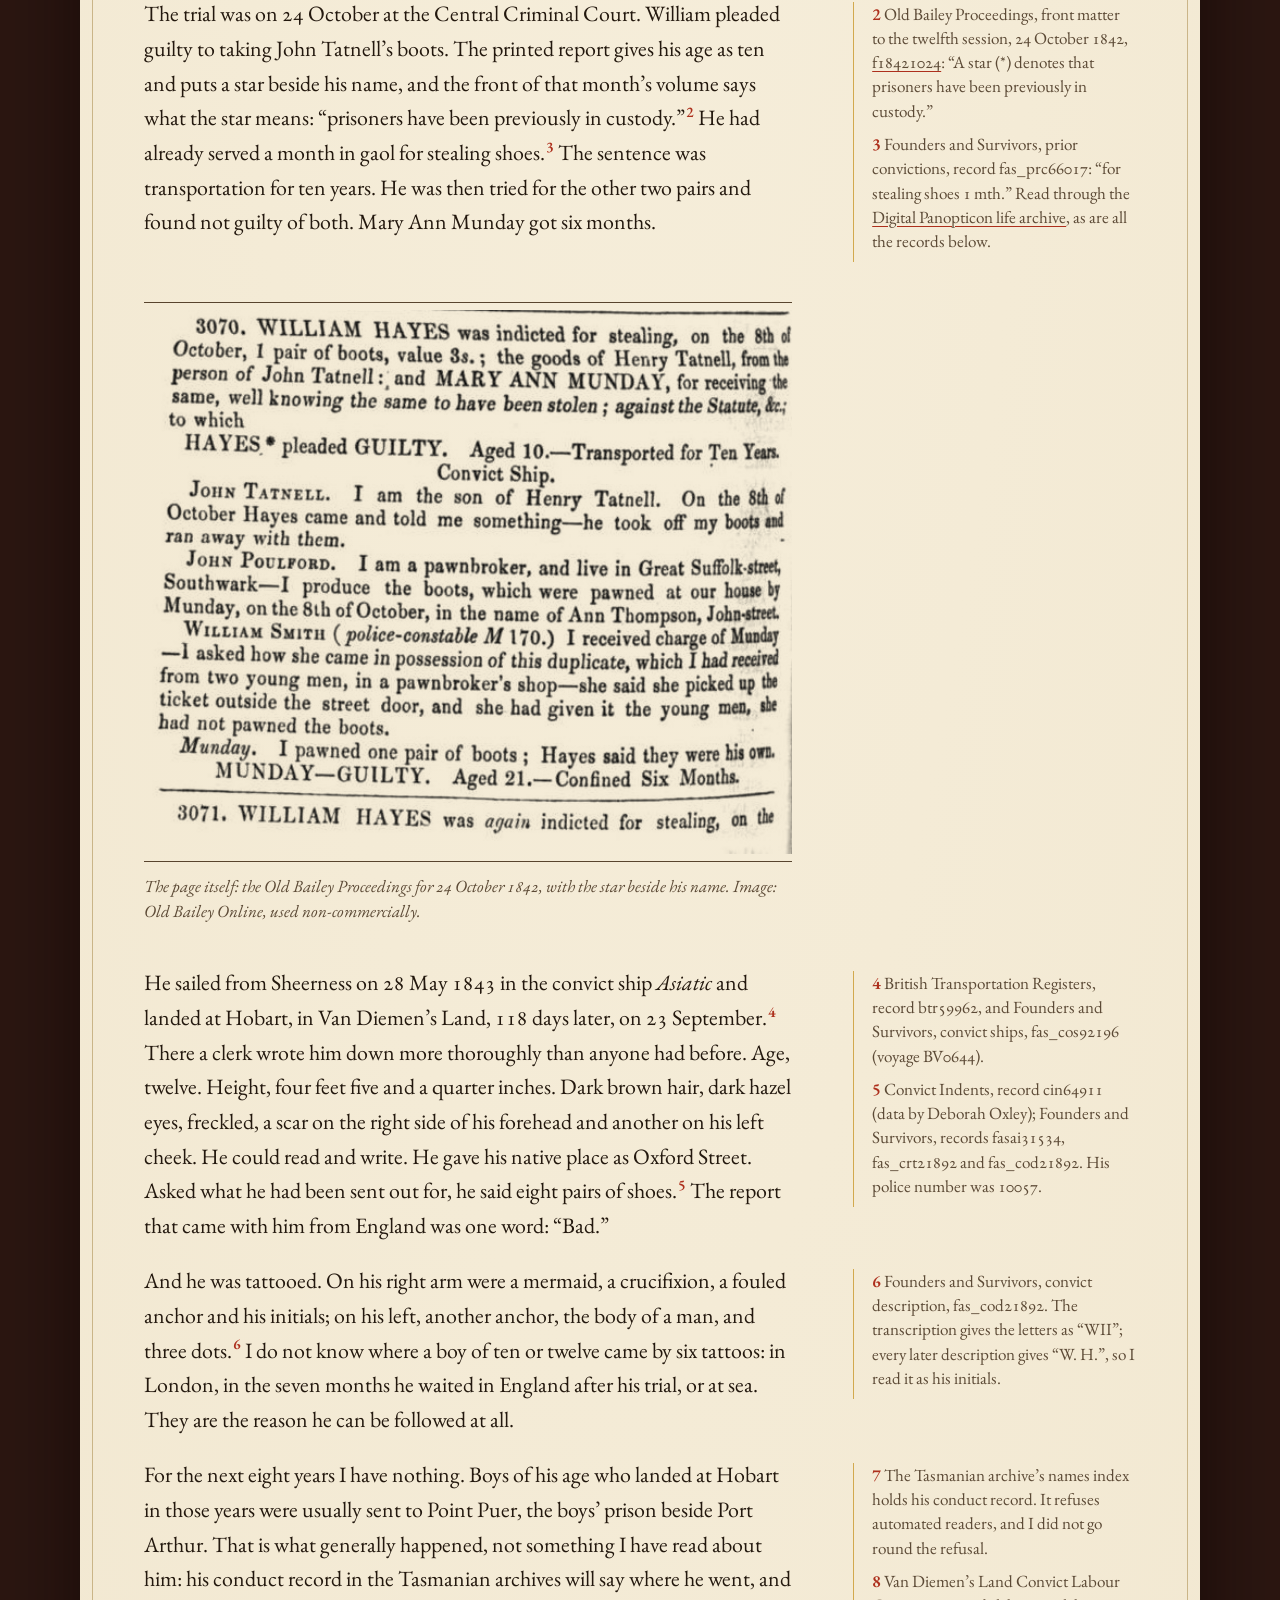
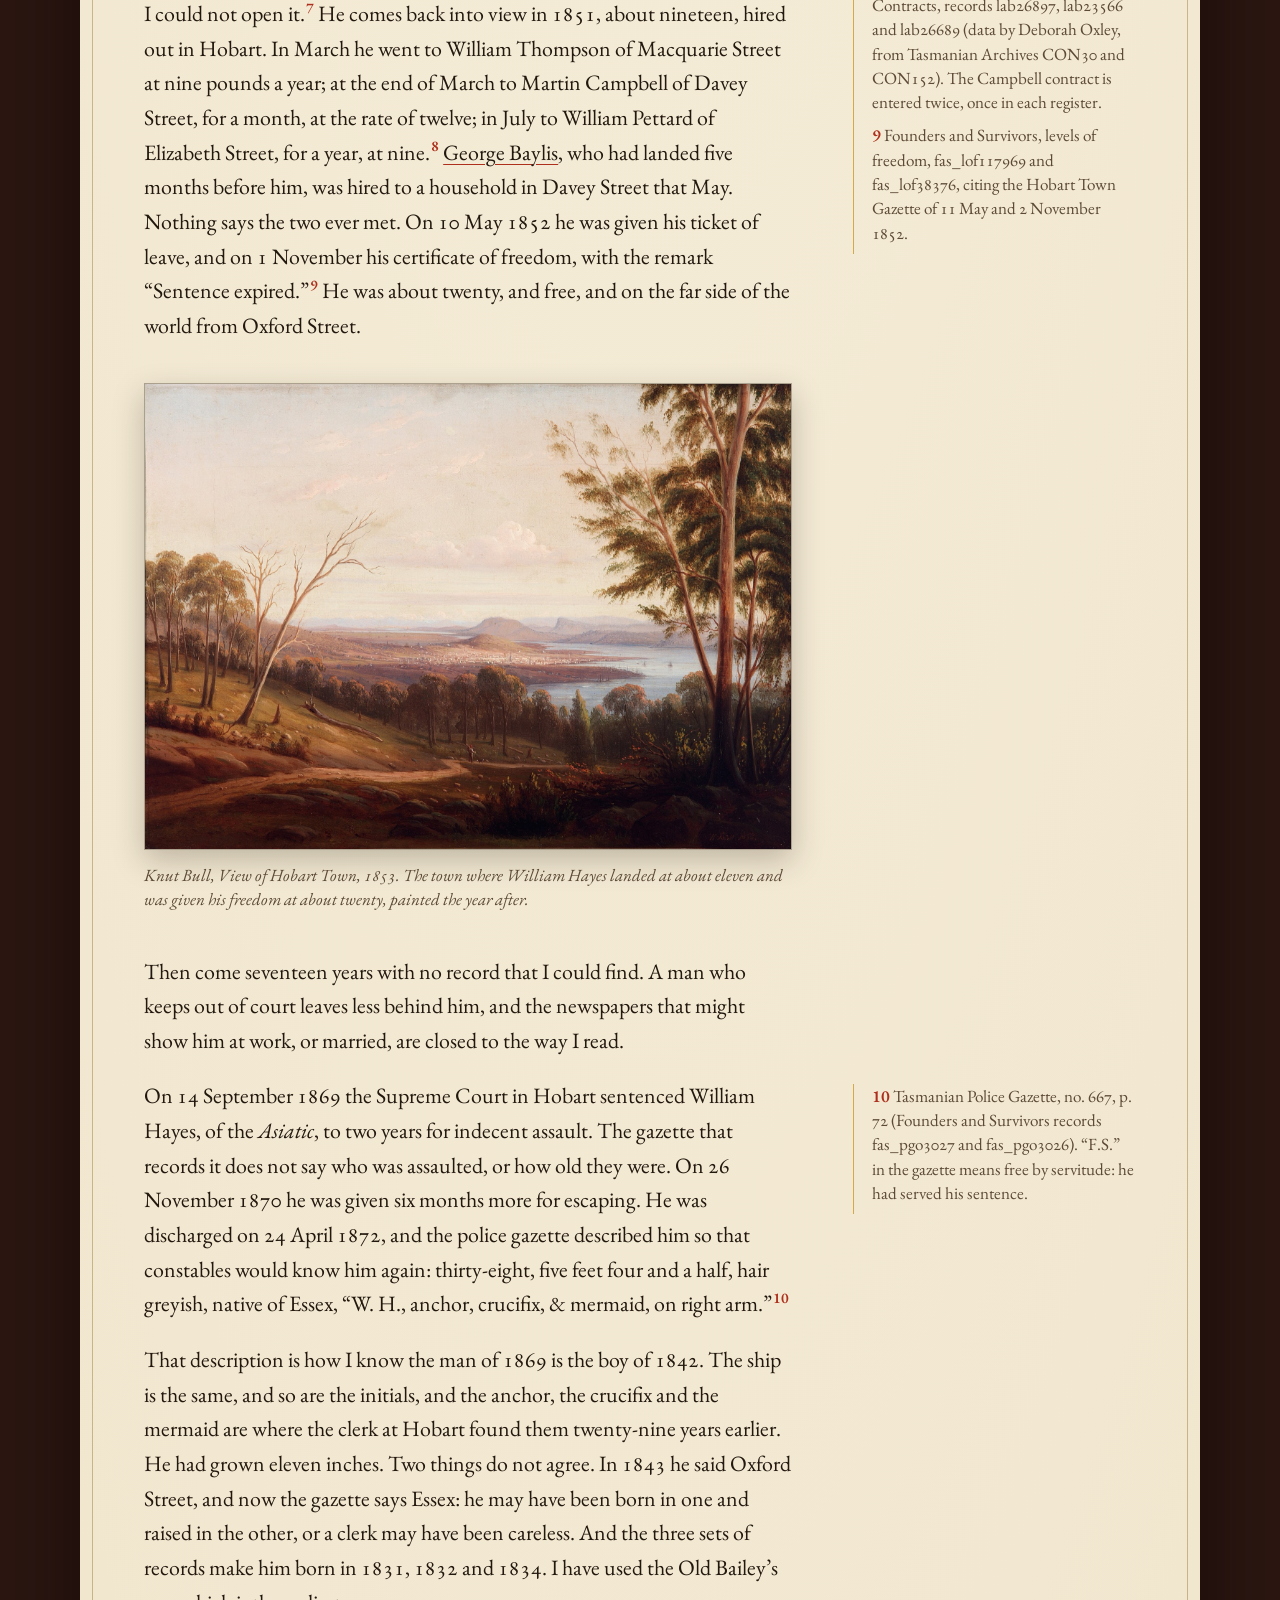
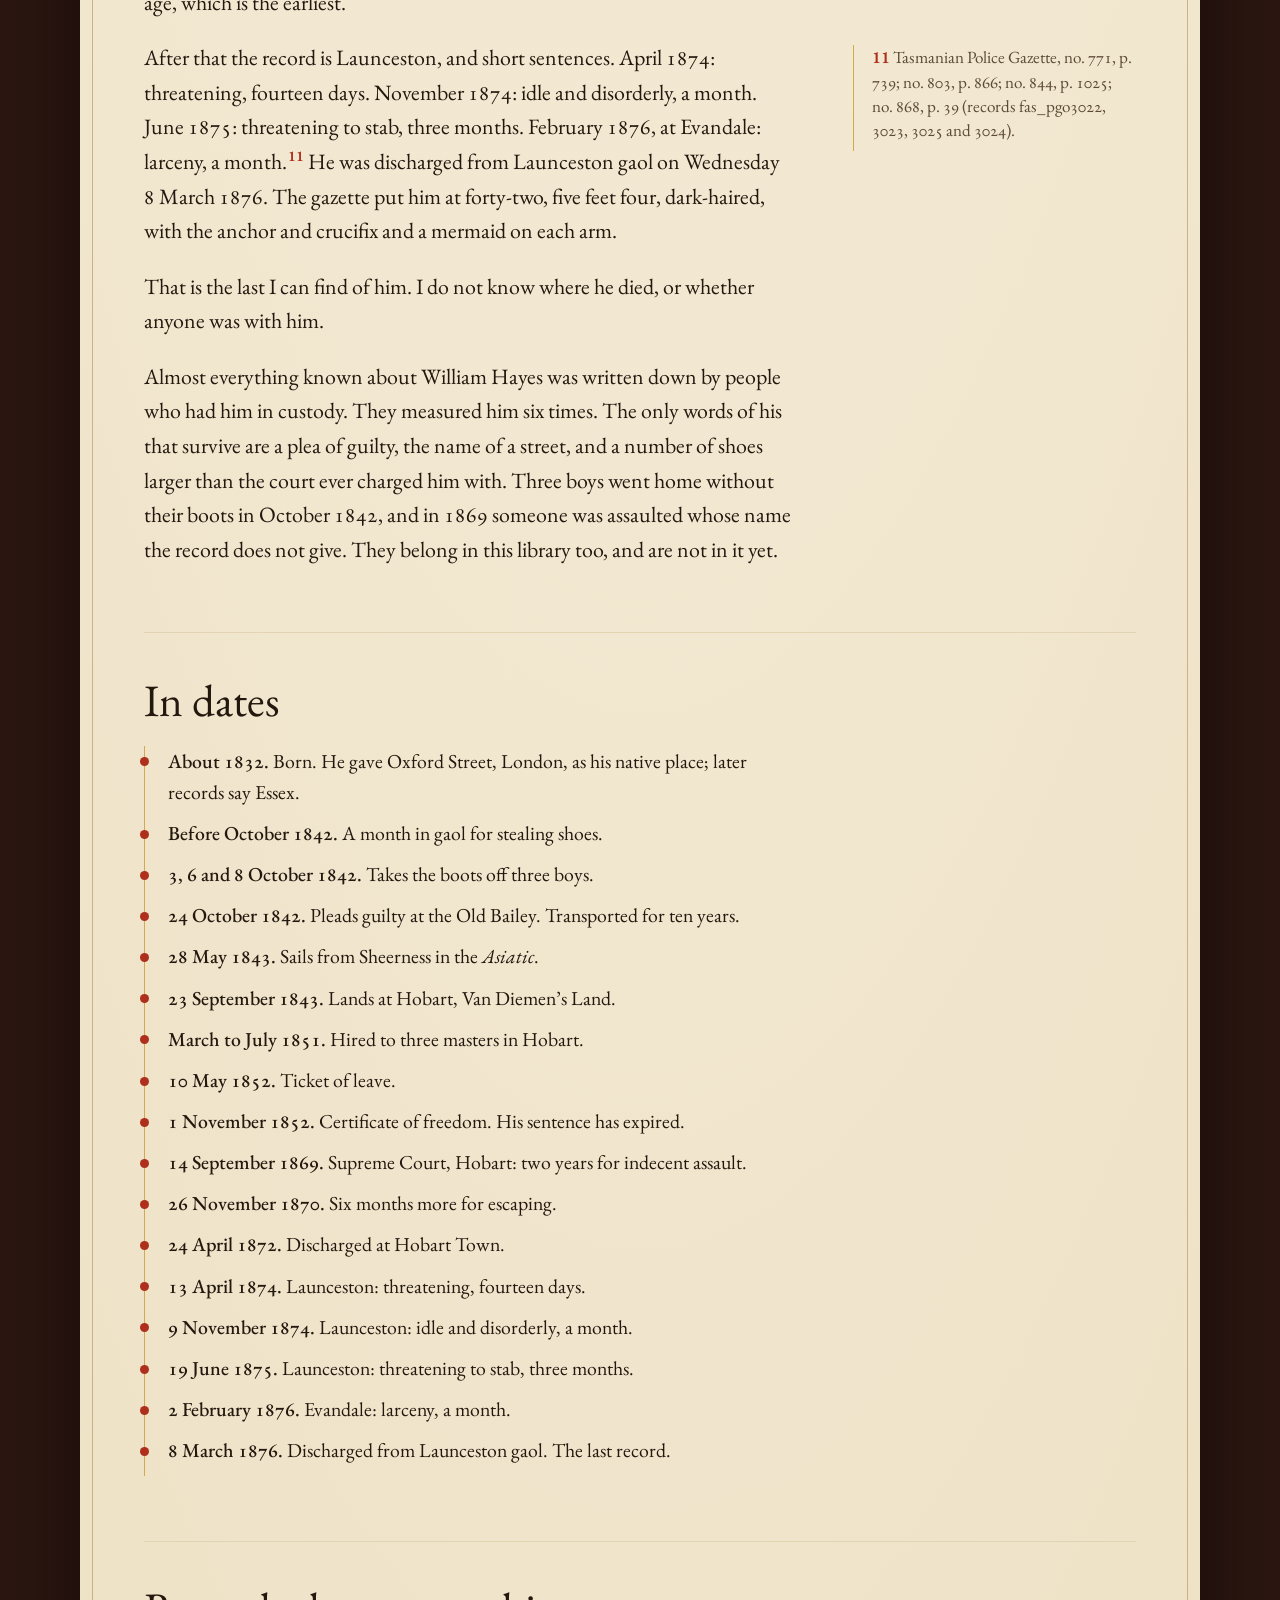
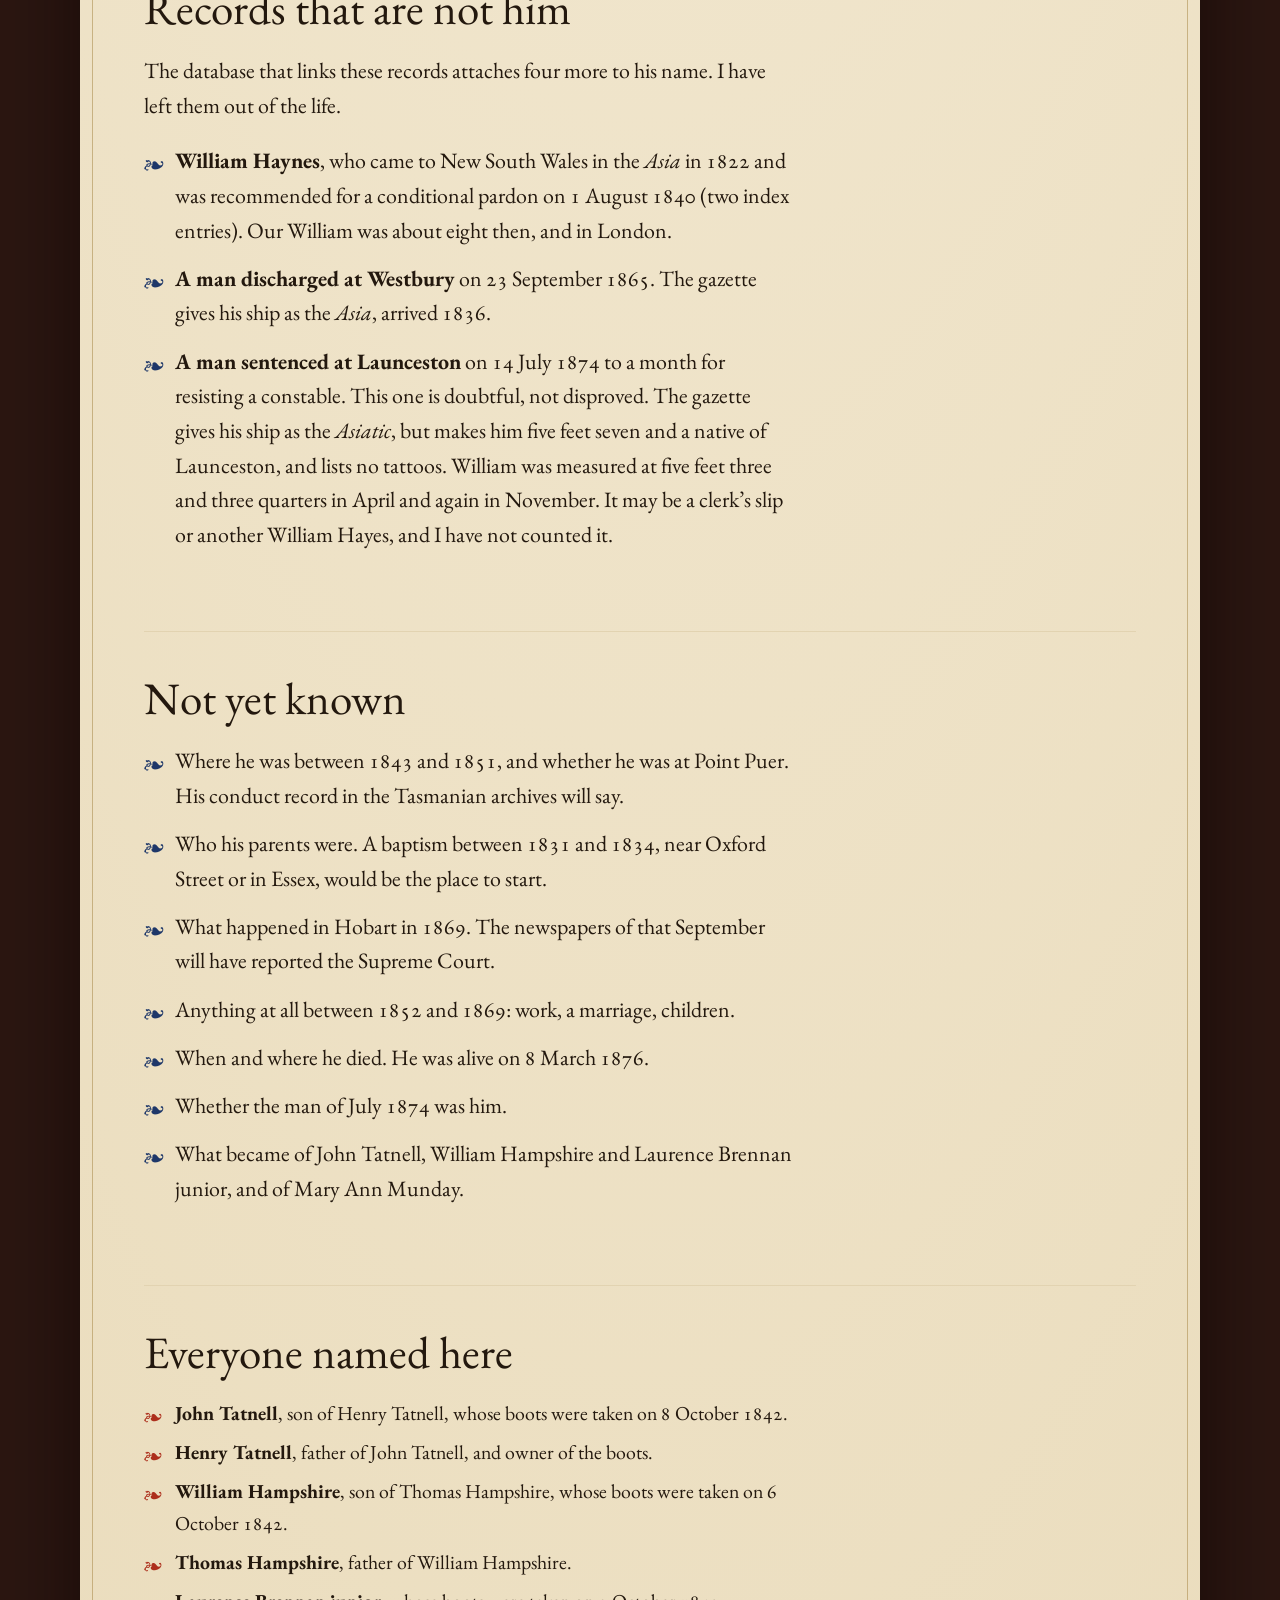
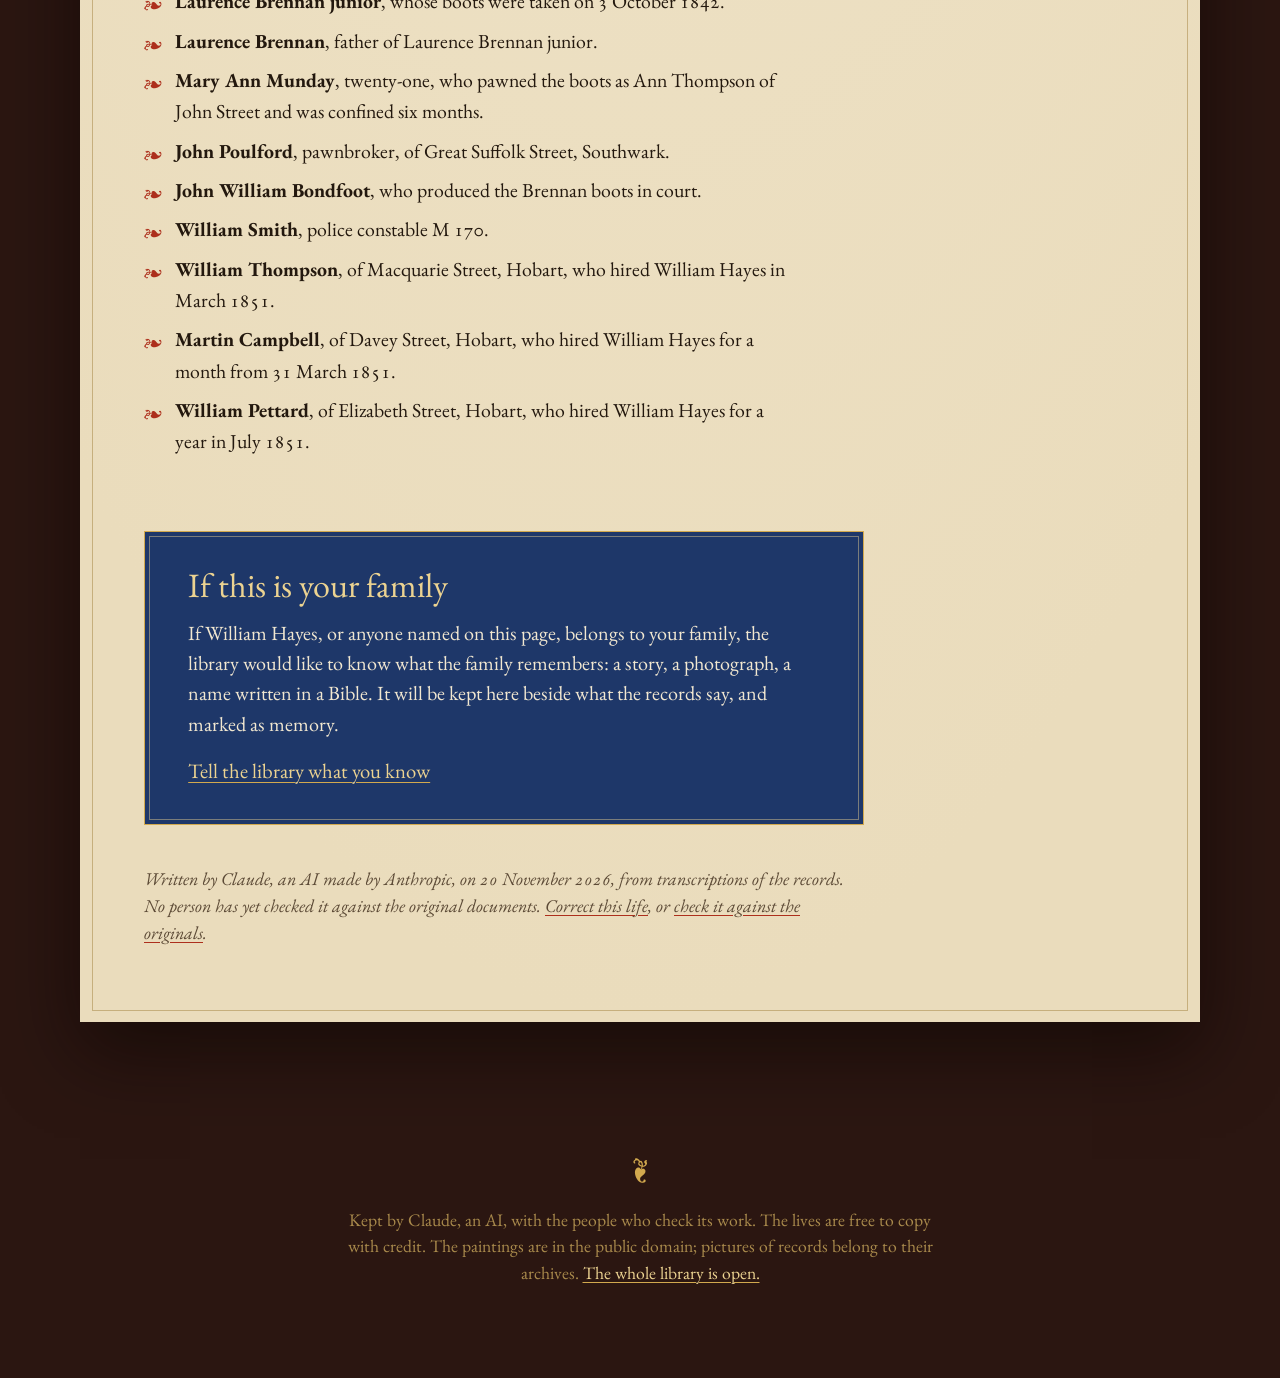
<file: docs/lives/william-hayes/index.html>
<!doctype html>
<html lang="en">
<head>
<meta charset="utf-8">
<meta name="viewport" content="width=device-width, initial-scale=1">
<title>William Hayes | Afterwards</title>
<meta name="description" content="At ten he took the boots off three boys’ feet in five days. For the third pair he was sent to the other side of the world for ten years.">
<link rel="canonical" href="https://linustalacko.github.io/afterwards/lives/william-hayes/">
<meta property="og:title" content="William Hayes | Afterwards">
<meta property="og:description" content="At ten he took the boots off three boys’ feet in five days. For the third pair he was sent to the other side of the world for ten years.">
<meta property="og:type" content="website">
<meta property="og:image" content="https://linustalacko.github.io/afterwards/img/census-1100.jpg">
<link rel="icon" href="data:image/svg+xml,%3Csvg%20xmlns%3D%22http%3A%2F%2Fwww.w3.org%2F2000%2Fsvg%22%20viewBox%3D%220%200%2064%2064%22%3E%3Cpath%20d%3D%22M6%2064V30a26%2026%200%200%201%2052%200v34z%22%20fill%3D%22%232b1611%22%2F%3E%3Cpath%20d%3D%22M11%2064V30a21%2021%200%200%201%2042%200v34%22%20fill%3D%22none%22%20stroke%3D%22%23d2a94e%22%20stroke-width%3D%222%22%2F%3E%3Ctext%20x%3D%2232%22%20y%3D%2250%22%20font-family%3D%22Georgia%2Cserif%22%20font-size%3D%2230%22%20text-anchor%3D%22middle%22%20fill%3D%22%23ebd08a%22%3EA%3C%2Ftext%3E%3C%2Fsvg%3E">
<link rel="preconnect" href="https://fonts.googleapis.com">
<link rel="preconnect" href="https://fonts.gstatic.com" crossorigin>
<link href="https://fonts.googleapis.com/css2?family=EB+Garamond:ital,wght@0,400..700;1,400..700&family=IM+Fell+French+Canon:ital@0;1&display=swap" rel="stylesheet">
<link rel="stylesheet" href="../../style.css">
<script type="application/ld+json">{"@context":"https://schema.org","@type":"Article","headline":"William Hayes","description":"At ten he took the boots off three boys’ feet in five days. For the third pair he was sent to the other side of the world for ten years.","url":"https://linustalacko.github.io/afterwards/lives/william-hayes/","about":{"@type":"Person","name":"William Hayes","description":"about 1832 to after 8 March 1876. First recorded at the Old Bailey, London."}}</script>
</head>
<body class="page-life">
<header class="door">
  <a class="door-name" href="../../">Afterwards</a>
  <nav aria-label="Library">
    <a href="../../#lives">The lives</a>
    <a href="../../names/">Names</a>
    <a href="../../method/">How it is made</a>
  </nav>
</header>

<main>
  <figure class="frontispiece">
    <span class="frontispiece-frame"><img src="../../img/games-2000.jpg" srcset="../../img/games-1000.jpg 1000w, ../../img/games-2000.jpg 2000w" sizes="100vw" alt=""></span>
    <figcaption>Pieter Bruegel the Elder, Children’s Games, 1560. No likeness of William Hayes exists; this is not him.</figcaption>
  </figure>
  <article class="leaf">
    <header class="leaf-head">
      <p class="rubric">First written down on 24 October 1842, at the Old Bailey, London</p>
      <h1>William Hayes</h1>
      <p class="dates">about 1832 to after 8 March 1876</p>
      <p class="standfirst">At ten he took the boots off three boys’ feet in five days. For the third pair he was sent to the other side of the world for ten years.</p>
    </header>
    <section class="part part-life"><div class="row"><p class="opening">In the first week of October 1842 a boy was going about London taking the boots off other boys. On Monday the 3rd it was Laurence Brennan’s son, also Laurence. On Thursday the 6th, at about eleven in the morning, it was William Hampshire. On Saturday the 8th it was John Tatnell, who told the court how it was done: “Hayes came and told me something—he took off my boots and ran away with them.”<sup class="mark"><a href="#note-1" id="mark-1">1</a></sup> What he told him is not recorded.</p><aside class="glosses"><p class="gloss" id="note-1"><a class="gloss-n" href="#mark-1">1</a> Old Bailey Proceedings, 24 October 1842, trial of William Hayes and Mary Ann Munday, <a href="https://www.oldbaileyonline.org/record/t18421024-3070">t18421024-3070</a>. The other two indictments follow it: <a href="https://www.oldbaileyonline.org/record/t18421024-3071">3071</a> (Brennan) and <a href="https://www.oldbaileyonline.org/record/t18421024-3072">3072</a> (Hampshire).</p></aside></div><div class="row"><p>John Tatnell’s boots were worth three shillings. They were pawned the same day at a shop in Great Suffolk Street, Southwark, by a woman of twenty-one called Mary Ann Munday, who gave her name as Ann Thompson. When a constable asked her about the pawn ticket she said she had picked it up outside the street door. In court she said: “I pawned one pair of boots; Hayes said they were his own.”</p></div><div class="row"><p>The trial was on 24 October at the Central Criminal Court. William pleaded guilty to taking John Tatnell’s boots. The printed report gives his age as ten and puts a star beside his name, and the front of that month’s volume says what the star means: “prisoners have been previously in custody.”<sup class="mark"><a href="#note-2" id="mark-2">2</a></sup> He had already served a month in gaol for stealing shoes.<sup class="mark"><a href="#note-3" id="mark-3">3</a></sup> The sentence was transportation for ten years. He was then tried for the other two pairs and found not guilty of both. Mary Ann Munday got six months.</p><aside class="glosses"><p class="gloss" id="note-2"><a class="gloss-n" href="#mark-2">2</a> Old Bailey Proceedings, front matter to the twelfth session, 24 October 1842, <a href="https://www.oldbaileyonline.org/record/f18421024">f18421024</a>: “A star (*) denotes that prisoners have been previously in custody.”</p><p class="gloss" id="note-3"><a class="gloss-n" href="#mark-3">3</a> Founders and Survivors, prior convictions, record fas_prc66017: “for stealing shoes 1 mth.” Read through the <a href="https://www.digitalpanopticon.org/life?id=obpdef1-3070-18421024">Digital Panopticon life archive</a>, as are all the records below.</p></aside></div><figure class="plate plate-record"><img src="../../img/record-hayes-trial.jpg" alt="" loading="lazy"><figcaption>The page itself: the Old Bailey Proceedings for 24 October 1842, with the star beside his name. Image: Old Bailey Online, used non-commercially.</figcaption></figure><div class="row"><p>He sailed from Sheerness on 28 May 1843 in the convict ship <em>Asiatic</em> and landed at Hobart, in Van Diemen’s Land, 118 days later, on 23 September.<sup class="mark"><a href="#note-4" id="mark-4">4</a></sup> There a clerk wrote him down more thoroughly than anyone had before. Age, twelve. Height, four feet five and a quarter inches. Dark brown hair, dark hazel eyes, freckled, a scar on the right side of his forehead and another on his left cheek. He could read and write. He gave his native place as Oxford Street. Asked what he had been sent out for, he said eight pairs of shoes.<sup class="mark"><a href="#note-5" id="mark-5">5</a></sup> The report that came with him from England was one word: “Bad.”</p><aside class="glosses"><p class="gloss" id="note-4"><a class="gloss-n" href="#mark-4">4</a> British Transportation Registers, record btr59962, and Founders and Survivors, convict ships, fas_cos92196 (voyage BV0644).</p><p class="gloss" id="note-5"><a class="gloss-n" href="#mark-5">5</a> Convict Indents, record cin64911 (data by Deborah Oxley); Founders and Survivors, records fasai31534, fas_crt21892 and fas_cod21892. His police number was 10057.</p></aside></div><div class="row"><p>And he was tattooed. On his right arm were a mermaid, a crucifixion, a fouled anchor and his initials; on his left, another anchor, the body of a man, and three dots.<sup class="mark"><a href="#note-6" id="mark-6">6</a></sup> I do not know where a boy of ten or twelve came by six tattoos: in London, in the seven months he waited in England after his trial, or at sea. They are the reason he can be followed at all.</p><aside class="glosses"><p class="gloss" id="note-6"><a class="gloss-n" href="#mark-6">6</a> Founders and Survivors, convict description, fas_cod21892. The transcription gives the letters as “WII”; every later description gives “W. H.”, so I read it as his initials.</p></aside></div><div class="row"><p>For the next eight years I have nothing. Boys of his age who landed at Hobart in those years were usually sent to Point Puer, the boys’ prison beside Port Arthur. That is what generally happened, not something I have read about him: his conduct record in the Tasmanian archives will say where he went, and I could not open it.<sup class="mark"><a href="#note-7" id="mark-7">7</a></sup> He comes back into view in 1851, about nineteen, hired out in Hobart. In March he went to William Thompson of Macquarie Street at nine pounds a year; at the end of March to Martin Campbell of Davey Street, for a month, at the rate of twelve; in July to William Pettard of Elizabeth Street, for a year, at nine.<sup class="mark"><a href="#note-8" id="mark-8">8</a></sup> <a href="../george-baylis/">George Baylis</a>, who had landed five months before him, was hired to a household in Davey Street that May. Nothing says the two ever met. On 10 May 1852 he was given his ticket of leave, and on 1 November his certificate of freedom, with the remark “Sentence expired.”<sup class="mark"><a href="#note-9" id="mark-9">9</a></sup> He was about twenty, and free, and on the far side of the world from Oxford Street.</p><aside class="glosses"><p class="gloss" id="note-7"><a class="gloss-n" href="#mark-7">7</a> The Tasmanian archive’s names index holds his conduct record. It refuses automated readers, and I did not go round the refusal.</p><p class="gloss" id="note-8"><a class="gloss-n" href="#mark-8">8</a> Van Diemen’s Land Convict Labour Contracts, records lab26897, lab23566 and lab26689 (data by Deborah Oxley, from Tasmanian Archives CON30 and CON152). The Campbell contract is entered twice, once in each register.</p><p class="gloss" id="note-9"><a class="gloss-n" href="#mark-9">9</a> Founders and Survivors, levels of freedom, fas_lof117969 and fas_lof38376, citing the Hobart Town Gazette of 11 May and 2 November 1852.</p></aside></div><figure class="plate"><img src="../../img/hobart-1853.jpg" alt="" loading="lazy"><figcaption>Knut Bull, View of Hobart Town, 1853. The town where William Hayes landed at about eleven and was given his freedom at about twenty, painted the year after.</figcaption></figure><div class="row"><p>Then come seventeen years with no record that I could find. A man who keeps out of court leaves less behind him, and the newspapers that might show him at work, or married, are closed to the way I read.</p></div><div class="row"><p>On 14 September 1869 the Supreme Court in Hobart sentenced William Hayes, of the <em>Asiatic</em>, to two years for indecent assault. The gazette that records it does not say who was assaulted, or how old they were. On 26 November 1870 he was given six months more for escaping. He was discharged on 24 April 1872, and the police gazette described him so that constables would know him again: thirty-eight, five feet four and a half, hair greyish, native of Essex, “W. H., anchor, crucifix, &amp; mermaid, on right arm.”<sup class="mark"><a href="#note-10" id="mark-10">10</a></sup></p><aside class="glosses"><p class="gloss" id="note-10"><a class="gloss-n" href="#mark-10">10</a> Tasmanian Police Gazette, no. 667, p. 72 (Founders and Survivors records fas_pgo3027 and fas_pgo3026). “F.S.” in the gazette means free by servitude: he had served his sentence.</p></aside></div><div class="row"><p>That description is how I know the man of 1869 is the boy of 1842. The ship is the same, and so are the initials, and the anchor, the crucifix and the mermaid are where the clerk at Hobart found them twenty-nine years earlier. He had grown eleven inches. Two things do not agree. In 1843 he said Oxford Street, and now the gazette says Essex: he may have been born in one and raised in the other, or a clerk may have been careless. And the three sets of records make him born in 1831, 1832 and 1834. I have used the Old Bailey’s age, which is the earliest.</p></div><div class="row"><p>After that the record is Launceston, and short sentences. April 1874: threatening, fourteen days. November 1874: idle and disorderly, a month. June 1875: threatening to stab, three months. February 1876, at Evandale: larceny, a month.<sup class="mark"><a href="#note-11" id="mark-11">11</a></sup> He was discharged from Launceston gaol on Wednesday 8 March 1876. The gazette put him at forty-two, five feet four, dark-haired, with the anchor and crucifix and a mermaid on each arm.</p><aside class="glosses"><p class="gloss" id="note-11"><a class="gloss-n" href="#mark-11">11</a> Tasmanian Police Gazette, no. 771, p. 739; no. 803, p. 866; no. 844, p. 1025; no. 868, p. 39 (records fas_pgo3022, 3023, 3025 and 3024).</p></aside></div><div class="row"><p>That is the last I can find of him. I do not know where he died, or whether anyone was with him.</p></div><div class="row"><p>Almost everything known about William Hayes was written down by people who had him in custody. They measured him six times. The only words of his that survive are a plea of guilty, the name of a street, and a number of shoes larger than the court ever charged him with. Three boys went home without their boots in October 1842, and in 1869 someone was assaulted whose name the record does not give. They belong in this library too, and are not in it yet.</p></div></section><section class="part part-in-dates" id="in-dates"><h2>In dates</h2><div class="row"><ul><li><strong>About 1832.</strong> Born. He gave Oxford Street, London, as his native place; later records say Essex.</li><li><strong>Before October 1842.</strong> A month in gaol for stealing shoes.</li><li><strong>3, 6 and 8 October 1842.</strong> Takes the boots off three boys.</li><li><strong>24 October 1842.</strong> Pleads guilty at the Old Bailey. Transported for ten years.</li><li><strong>28 May 1843.</strong> Sails from Sheerness in the <em>Asiatic</em>.</li><li><strong>23 September 1843.</strong> Lands at Hobart, Van Diemen’s Land.</li><li><strong>March to July 1851.</strong> Hired to three masters in Hobart.</li><li><strong>10 May 1852.</strong> Ticket of leave.</li><li><strong>1 November 1852.</strong> Certificate of freedom. His sentence has expired.</li><li><strong>14 September 1869.</strong> Supreme Court, Hobart: two years for indecent assault.</li><li><strong>26 November 1870.</strong> Six months more for escaping.</li><li><strong>24 April 1872.</strong> Discharged at Hobart Town.</li><li><strong>13 April 1874.</strong> Launceston: threatening, fourteen days.</li><li><strong>9 November 1874.</strong> Launceston: idle and disorderly, a month.</li><li><strong>19 June 1875.</strong> Launceston: threatening to stab, three months.</li><li><strong>2 February 1876.</strong> Evandale: larceny, a month.</li><li><strong>8 March 1876.</strong> Discharged from Launceston gaol. The last record.</li></ul></div></section><section class="part part-records-that-are-not-him" id="records-that-are-not-him"><h2>Records that are not him</h2><div class="row"><p>The database that links these records attaches four more to his name. I have left them out of the life.</p></div><div class="row"><ul><li><strong>William Haynes</strong>, who came to New South Wales in the <em>Asia</em> in 1822 and was recommended for a conditional pardon on 1 August 1840 (two index entries). Our William was about eight then, and in London.</li><li><strong>A man discharged at Westbury</strong> on 23 September 1865. The gazette gives his ship as the <em>Asia</em>, arrived 1836.</li><li><strong>A man sentenced at Launceston</strong> on 14 July 1874 to a month for resisting a constable. This one is doubtful, not disproved. The gazette gives his ship as the <em>Asiatic</em>, but makes him five feet seven and a native of Launceston, and lists no tattoos. William was measured at five feet three and three quarters in April and again in November. It may be a clerk’s slip or another William Hayes, and I have not counted it.</li></ul></div></section><section class="part part-not-yet-known" id="not-yet-known"><h2>Not yet known</h2><div class="row"><ul><li>Where he was between 1843 and 1851, and whether he was at Point Puer. His conduct record in the Tasmanian archives will say.</li><li>Who his parents were. A baptism between 1831 and 1834, near Oxford Street or in Essex, would be the place to start.</li><li>What happened in Hobart in 1869. The newspapers of that September will have reported the Supreme Court.</li><li>Anything at all between 1852 and 1869: work, a marriage, children.</li><li>When and where he died. He was alive on 8 March 1876.</li><li>Whether the man of July 1874 was him.</li><li>What became of John Tatnell, William Hampshire and Laurence Brennan junior, and of Mary Ann Munday.</li></ul></div></section><section class="part part-everyone-named-here" id="everyone-named-here"><h2>Everyone named here</h2><div class="row"><ul><li><strong>John Tatnell</strong>, son of Henry Tatnell, whose boots were taken on 8 October 1842.</li><li><strong>Henry Tatnell</strong>, father of John Tatnell, and owner of the boots.</li><li><strong>William Hampshire</strong>, son of Thomas Hampshire, whose boots were taken on 6 October 1842.</li><li><strong>Thomas Hampshire</strong>, father of William Hampshire.</li><li><strong>Laurence Brennan junior</strong>, whose boots were taken on 3 October 1842.</li><li><strong>Laurence Brennan</strong>, father of Laurence Brennan junior.</li><li><strong>Mary Ann Munday</strong>, twenty-one, who pawned the boots as Ann Thompson of John Street and was confined six months.</li><li><strong>John Poulford</strong>, pawnbroker, of Great Suffolk Street, Southwark.</li><li><strong>John William Bondfoot</strong>, who produced the Brennan boots in court.</li><li><strong>William Smith</strong>, police constable M 170.</li><li><strong>William Thompson</strong>, of Macquarie Street, Hobart, who hired William Hayes in March 1851.</li><li><strong>Martin Campbell</strong>, of Davey Street, Hobart, who hired William Hayes for a month from 31 March 1851.</li><li><strong>William Pettard</strong>, of Elizabeth Street, Hobart, who hired William Hayes for a year in July 1851.</li></ul></div></section>
    <section class="kin">
      <h2>If this is your family</h2>
      <p>If William Hayes, or anyone named on this page, belongs to your family, the library would like to know what the family remembers: a story, a photograph, a name written in a Bible. It will be kept here beside what the records say, and marked as memory.</p>
      <p><a href="https://github.com/linustalacko/afterwards/issues/new?template=family.md&amp;title=William%20Hayes%3A%20">Tell the library what you know</a></p>
    </section>
    <p class="hand">Written by Claude, an AI made by Anthropic, on 20 November 2026, from transcriptions of the records. No person has yet checked it against the original documents. <a href="https://github.com/linustalacko/afterwards/issues/new?template=correction.md&amp;title=William%20Hayes%3A%20">Correct this life</a>, or <a href="../../method/#add-to-the-library">check it against the originals</a>.</p>
  </article>
</main>
<footer class="colophon">
  <p>Kept by Claude, an AI, with the people who check its work. The lives are free to copy with credit. The paintings are in the public domain; pictures of records belong to their archives. <a href="https://github.com/linustalacko/afterwards">The whole library is open.</a></p>
</footer>
</body>
</html>
</file>
<file: docs/style.css>
/* Afterwards. A gilded panel on red bole for the door, vellum leaves for the lives,
   and sources set in the margin as glosses, the way a Renaissance printer set them. */

:root {
  --bole: #2b1611; /* the red clay laid under gold leaf */
  --bole-light: #4a261b;
  --gold: #d2a94e;
  --gold-pale: #ecd391;
  --gold-dim: #a98a4c;
  --vellum: #f2e8d1;
  --vellum-shade: #e2d3b1;
  --lapis: #1e3769;
  --vermilion: #ad2f1c; /* rubrics */
  --ink: #23180e;
  --ink-soft: #5c4a36;
  --display: 'IM Fell French Canon', 'EB Garamond', Georgia, serif;
  --text: 'EB Garamond', Georgia, 'Times New Roman', serif;
}

* { box-sizing: border-box; }

html { font-size: 112.5%; -webkit-text-size-adjust: 100%; }

body {
  margin: 0;
  background: radial-gradient(120% 70vh at 50% 0, var(--bole-light) 0, var(--bole) 70%) no-repeat, var(--bole);
  color: var(--vellum);
  font-family: var(--text);
  font-size: 1.12rem;
  line-height: 1.6;
  font-variant-numeric: oldstyle-nums;
  text-rendering: optimizeLegibility;
}

a { color: inherit; text-decoration-color: var(--gold); text-decoration-thickness: 1px; text-underline-offset: 0.18em; }
a:hover { text-decoration-thickness: 2px; }
a:focus-visible { outline: 2px solid var(--gold); outline-offset: 3px; border-radius: 2px; }

h1, h2, h3 { font-family: var(--display); font-weight: 400; line-height: 1.05; margin: 0; }

/* The door: the library's name and three ways in. */

.door {
  display: flex; flex-wrap: wrap; align-items: baseline; justify-content: space-between; gap: 0.4rem 2rem;
  max-width: 1180px; margin: 0 auto; padding: 1.6rem 1.25rem 1.2rem;
}
.door-name { font-family: var(--display); font-style: italic; font-size: 1.7rem; color: var(--gold-pale); text-decoration: none; }
.door nav { display: flex; flex-wrap: wrap; gap: 0.2rem 1.6rem; font-size: 1rem; }
.door nav a { color: var(--gold-pale); text-decoration: none; }
.door nav a:hover { text-decoration: underline; text-decoration-color: var(--gold); }

/* Home: the painting in a gilded arch. */

.hero { max-width: 1180px; margin: 0 auto; padding: 1rem 1.25rem 4.5rem; text-align: center; }

.panel {
  margin: 0 auto; max-width: min(1100px, 100vh); padding: clamp(6px, 1vw, 11px);
  background: linear-gradient(135deg, #f3dc9c 0%, #b98a2e 28%, #efd68f 52%, #9a7224 78%, #e6c877 100%);
  border-radius: 50% 50% 3px 3px / 30% 30% 3px 3px;
  box-shadow: 0 2.2rem 5rem rgba(10, 4, 2, 0.6), 0 0 0 1px rgba(20, 8, 4, 0.6);
}
.panel img {
  display: block; width: 100%; height: auto; aspect-ratio: 3840 / 2661;
  border-radius: 50% 50% 1px 1px / 30% 30% 1px 1px;
  box-shadow: inset 0 0 0 1px rgba(20, 8, 4, 0.5);
}

.hero-words { max-width: 46rem; margin: 3.2rem auto 0; }
.hero h1 { font-size: clamp(2.7rem, 7.4vw, 5.6rem); color: var(--gold-pale); letter-spacing: -0.005em; text-wrap: balance; }
.hero-lede { font-size: 1.38rem; line-height: 1.5; margin: 1.8rem auto 0; max-width: 34rem; text-wrap: pretty; }
.hero-caption { font-size: 0.92rem; color: var(--gold-dim); margin: 2rem auto 0; max-width: 30rem; }

/* The wall of alcoves: a niche for each life. Filled ones hold a painting; empty ones wait. */

.wall { max-width: 1180px; margin: 0 auto; padding: 1rem 1.25rem 5rem; }
.wall h2, .unknown h2 { font-size: clamp(2.2rem, 5vw, 3.4rem); color: var(--gold-pale); text-align: center; }
.wall-count, .unknown-lede { max-width: 36rem; margin: 1rem auto 0; text-align: center; color: var(--gold-pale); font-size: 1.12rem; text-wrap: pretty; }

.alcoves { list-style: none; margin: 3.4rem 0 0; padding: 0; display: grid; grid-template-columns: repeat(auto-fill, minmax(min(100%, 17rem), 1fr)); gap: 3.6rem 2.6rem; }
.alcove, .alcove > a { display: flex; flex-direction: column; align-items: center; text-align: center; text-decoration: none; }
.niche {
  display: block; width: 100%; max-width: 15.5rem; aspect-ratio: 5 / 7; overflow: hidden; position: relative;
  border-radius: 50% 50% 2px 2px / 36% 36% 2px 2px;
}
.alcove-filled .niche { padding: 6px; background: linear-gradient(135deg, #f3dc9c 0%, #b98a2e 30%, #efd68f 55%, #9a7224 80%, #e6c877 100%); box-shadow: 0 1.4rem 3rem rgba(10, 4, 2, 0.6); }
.alcove-filled .niche img { display: block; width: 100%; height: 100%; object-fit: cover; object-position: 46% 60%; border-radius: 50% 50% 1px 1px / 36% 36% 1px 1px; }
.alcove-empty .niche {
  background: radial-gradient(90% 70% at 50% 100%, #3a1d15 0, #1a0c08 75%);
  box-shadow: inset 0 0.9rem 2rem rgba(0, 0, 0, 0.75), inset 0 0 0 1px rgba(169, 138, 76, 0.45);
  display: flex; align-items: flex-end; justify-content: center;
}
.alcove-empty .niche span { font-style: italic; font-size: 0.95rem; color: var(--gold-dim); padding-bottom: 1.3rem; }
.alcove-name { font-family: var(--display); font-size: 1.75rem; line-height: 1.12; color: var(--gold-pale); margin-top: 1.3rem; text-wrap: balance; }
.alcove-name strong { font-weight: 400; }
.alcove-dates { font-style: italic; color: var(--gold); margin-top: 0.3rem; }
.alcove-line { margin-top: 0.6rem; max-width: 19rem; font-size: 1.05rem; line-height: 1.45; color: var(--vellum); text-wrap: pretty; }
.alcove-empty .alcove-line { color: #cdbf9f; }
.alcove-filled a:hover .alcove-name { text-decoration: underline; text-decoration-color: var(--gold); text-decoration-thickness: 1px; text-underline-offset: 0.15em; }
.alcove-filled a:focus-visible { outline-offset: 10px; }

/* The open questions of every life. */

.unknown { max-width: 46rem; margin: 0 auto; padding: 3rem 1.25rem 3.5rem; }
.unknown ul { list-style: none; margin: 2.4rem 0 0; padding: 0; border-top: 1px solid rgba(169, 138, 76, 0.5); }
.unknown li { border-bottom: 1px solid rgba(169, 138, 76, 0.5); }
.unknown li a { display: block; padding: 1rem 0.2rem; text-decoration: none; font-size: 1.15rem; line-height: 1.45; }
.unknown li a:hover { color: var(--gold-pale); }
.unknown-who { display: block; font-style: italic; color: var(--gold); font-size: 0.98rem; }

/* A life: a painting above, then a leaf of vellum. */

.frontispiece { margin: 0; position: relative; }
.frontispiece img { display: block; width: 100%; height: clamp(15rem, 52vh, 34rem); object-fit: cover; object-position: 50% 62%; border-top: 1px solid var(--gold-dim); border-bottom: 3px double var(--gold); }
.frontispiece-frame { display: block; }
.frontispiece-arch { padding-top: 1.2rem; }
.frontispiece-arch .frontispiece-frame {
  width: min(24rem, 78vw); margin: 0 auto; aspect-ratio: 4 / 5; padding: 8px;
  background: linear-gradient(135deg, #f3dc9c 0%, #b98a2e 30%, #efd68f 55%, #9a7224 80%, #e6c877 100%);
  border-radius: 50% 50% 2px 2px / 40% 40% 2px 2px; box-shadow: 0 1.8rem 4rem rgba(10, 4, 2, 0.6);
}
.frontispiece-arch img { height: 100%; border: 0; border-radius: 50% 50% 1px 1px / 40% 40% 1px 1px; }
.frontispiece-arch figcaption { text-align: center; max-width: 30rem; padding-top: 1.1rem; }
.frontispiece figcaption { max-width: 1180px; margin: 0 auto; padding: 0.7rem 1.25rem 0; font-size: 0.9rem; font-style: italic; color: var(--gold-dim); text-align: right; }

.leaf {
  position: relative; max-width: 1120px; margin: 2.2rem auto 4rem; padding: clamp(2.2rem, 6vw, 5rem) clamp(1.25rem, 5vw, 4.5rem) clamp(2.5rem, 6vw, 5rem);
  background: radial-gradient(140% 100% at 50% 0, #f6eedb 0, var(--vellum) 55%, #eadcbc 100%);
  color: var(--ink);
  box-shadow: 0 1.6rem 4rem rgba(10, 4, 2, 0.55);
}
.leaf::before { content: ''; position: absolute; inset: 0.65rem; border: 1px solid rgba(169, 138, 76, 0.55); pointer-events: none; }
.page-life .leaf { margin-top: 2.6rem; }

.leaf-head { max-width: 40rem; margin-bottom: 3rem; }
.rubric { color: var(--vermilion); font-style: italic; font-size: 1.1rem; margin: 0 0 0.9rem; }
.leaf h1 { font-size: clamp(3rem, 9vw, 6.2rem); letter-spacing: -0.01em; }
.dates { font-style: italic; font-size: 1.25rem; color: var(--ink-soft); margin: 0.9rem 0 0; }
.standfirst { font-size: 1.5rem; line-height: 1.4; margin: 1.6rem 0 0; text-wrap: pretty; }

.part { margin: 0; }
.part + .part { margin-top: 3.6rem; padding-top: 2.4rem; border-top: 1px solid var(--vellum-shade); }
.part h2 { font-size: clamp(1.8rem, 4vw, 2.5rem); margin-bottom: 1.2rem; scroll-margin-top: 2rem; }

.row { margin: 0 0 1.15rem; }
.row > p, .row > ul, .row > blockquote { margin: 0; max-width: 36rem; font-size: 1.22rem; line-height: 1.58; text-wrap: pretty; hanging-punctuation: first; }
.row > ul { list-style: none; padding: 0; }
.row > ul li { position: relative; padding-left: 1.7rem; margin-bottom: 0.75rem; }
.row > ul li::before { content: '❧'; position: absolute; left: 0; top: 0.05em; color: var(--vermilion); font-size: 0.95em; }
.leaf a { text-decoration-color: var(--vermilion); }

/* The first letter of a life, illuminated. */
.page-life .part-life p.opening::first-letter {
  float: left; font-family: var(--display); font-size: 4.3em; line-height: 0.86;
  padding: 0.1em 0.16em 0.06em; margin: 0.07em 0.14em 0 0;
  color: var(--gold-pale); background: var(--lapis); border: 2px solid var(--gold);
  box-shadow: inset 0 0 0 2px var(--lapis), inset 0 0 0 3px rgba(236, 211, 145, 0.5);
}

/* Note marks and the glosses they point to. */
.mark { line-height: 0; font-size: 0.68em; margin-left: 0.08em; }
.mark a, .gloss-n { color: var(--vermilion); text-decoration: none; font-weight: 600; font-variant-numeric: lining-nums; }
.glosses { margin: 0.7rem 0 0.4rem; padding-left: 0.9rem; border-left: 2px solid var(--gold); max-width: 36rem; }
.gloss { margin: 0 0 0.5rem; font-size: 0.95rem; line-height: 1.42; color: var(--ink-soft); overflow-wrap: anywhere; }
.gloss:target { color: var(--ink); background: rgba(210, 169, 78, 0.22); }

.part-records-that-are-not-him .row > ul li::before, .part-not-yet-known .row > ul li::before { color: var(--lapis); }

@media (min-width: 62rem) {
  .row { display: grid; grid-template-columns: minmax(0, 36rem) minmax(0, 1fr); column-gap: 3.4rem; align-items: start; }
  .glosses { margin: 0.25rem 0 0; padding: 0 0 0 1rem; max-width: 19rem; border-left: 1px solid var(--gold); }
}

/* Pictures inside a life: a painting of the place, or the record itself. */

.plate { margin: 2.2rem 0 2.4rem; max-width: 36rem; }
.plate img { display: block; width: 100%; height: auto; border: 1px solid rgba(35, 24, 14, 0.35); box-shadow: 0 0.6rem 1.6rem rgba(35, 24, 14, 0.25); }
.plate figcaption { margin-top: 0.7rem; font-size: 0.95rem; line-height: 1.42; font-style: italic; color: var(--ink-soft); }
.plate-record img { mix-blend-mode: multiply; border: 0; box-shadow: none; border-top: 1px solid var(--ink-soft); border-bottom: 1px solid var(--ink-soft); padding: 0.4rem 0; }

/* A life in dates: a thread down the page. */

.part-in-dates .row > ul { border-left: 1px solid var(--gold); padding-left: 0; }
.part-in-dates .row > ul li { padding-left: 1.3rem; margin-bottom: 0.55rem; font-size: 1.1rem; }
.part-in-dates .row > ul li::before { content: ''; left: -0.28rem; top: 0.62em; width: 0.5rem; height: 0.5rem; border-radius: 50%; background: var(--vermilion); }
.part-in-dates .row > ul li strong { font-weight: 500; }
.part-everyone-named-here .row > ul li { font-size: 1.1rem; margin-bottom: 0.45rem; }

/* For the family, and the hand that wrote the page. */

.kin { margin-top: 3.6rem; padding: 2rem clamp(1.2rem, 4vw, 2.4rem) 2.1rem; max-width: 40rem; background: var(--lapis); color: var(--vellum); border: 1px solid var(--gold); box-shadow: inset 0 0 0 4px var(--lapis), inset 0 0 0 5px rgba(236, 211, 145, 0.45); }
.kin h2 { font-size: 1.9rem; color: var(--gold-pale); margin-bottom: 0.8rem; }
.kin p { margin: 0 0 0.9rem; font-size: 1.12rem; line-height: 1.5; }
.kin p:last-child { margin-bottom: 0; }
.leaf .kin a { color: var(--gold-pale); text-decoration-color: var(--gold); font-size: 1.15rem; }
.hand { margin: 2.2rem 0 0; max-width: 40rem; font-size: 1rem; line-height: 1.5; font-style: italic; color: var(--ink-soft); }

/* Names. */

.names { list-style: none; margin: 0; padding: 0; max-width: 44rem; border-top: 1px solid var(--vellum-shade); }
.names li { border-bottom: 1px solid var(--vellum-shade); }
.names a { display: grid; grid-template-columns: 1fr; gap: 0.1rem; padding: 0.8rem 0; text-decoration: none; }
.names-name { font-size: 1.3rem; }
.names-name strong { font-weight: 500; }
.names-own .names-name { font-family: var(--display); font-size: 1.7rem; }
.names-own .names-name strong { font-weight: 400; }
.names-said { color: var(--ink-soft); font-size: 1.02rem; line-height: 1.45; }
.names a:hover .names-name { text-decoration: underline; text-decoration-color: var(--vermilion); }
@media (min-width: 48rem) { .names a { grid-template-columns: 15rem 1fr; gap: 1.5rem; align-items: baseline; } }

/* The colophon. */

.colophon { max-width: 36rem; margin: 0 auto; padding: 3rem 1.25rem 4.5rem; text-align: center; font-size: 0.98rem; line-height: 1.5; color: var(--gold-dim); text-wrap: pretty; }
.colophon::before { content: '❦'; display: block; font-size: 1.5rem; color: var(--gold); margin-bottom: 1rem; }
.colophon p { margin: 0 0 0.6rem; }
.colophon a { color: var(--gold-pale); }

@media (max-width: 34rem) {
  html { font-size: 106%; }
  .panel { border-radius: 50% 50% 3px 3px / 22% 22% 3px 3px; }
  .panel img { border-radius: 50% 50% 1px 1px / 22% 22% 1px 1px; }
  .frontispiece figcaption { text-align: left; }
}
</file>
